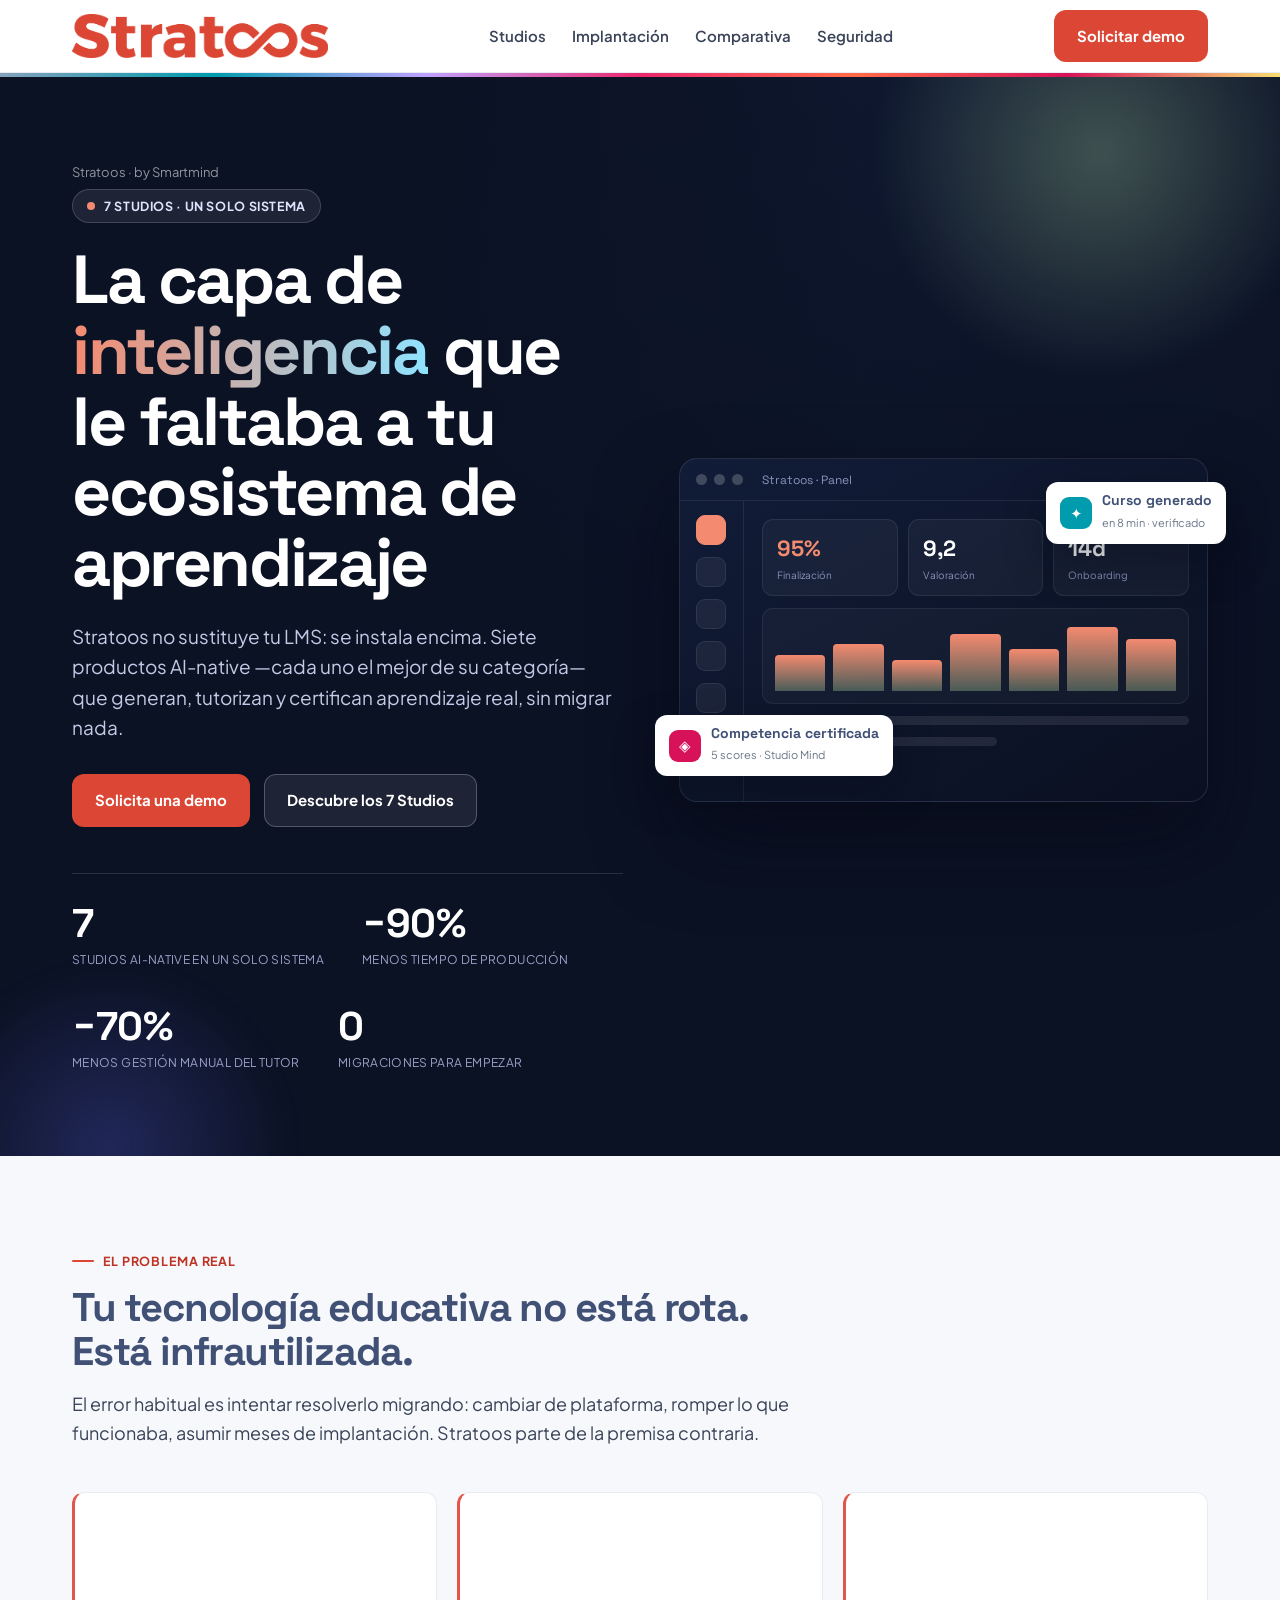
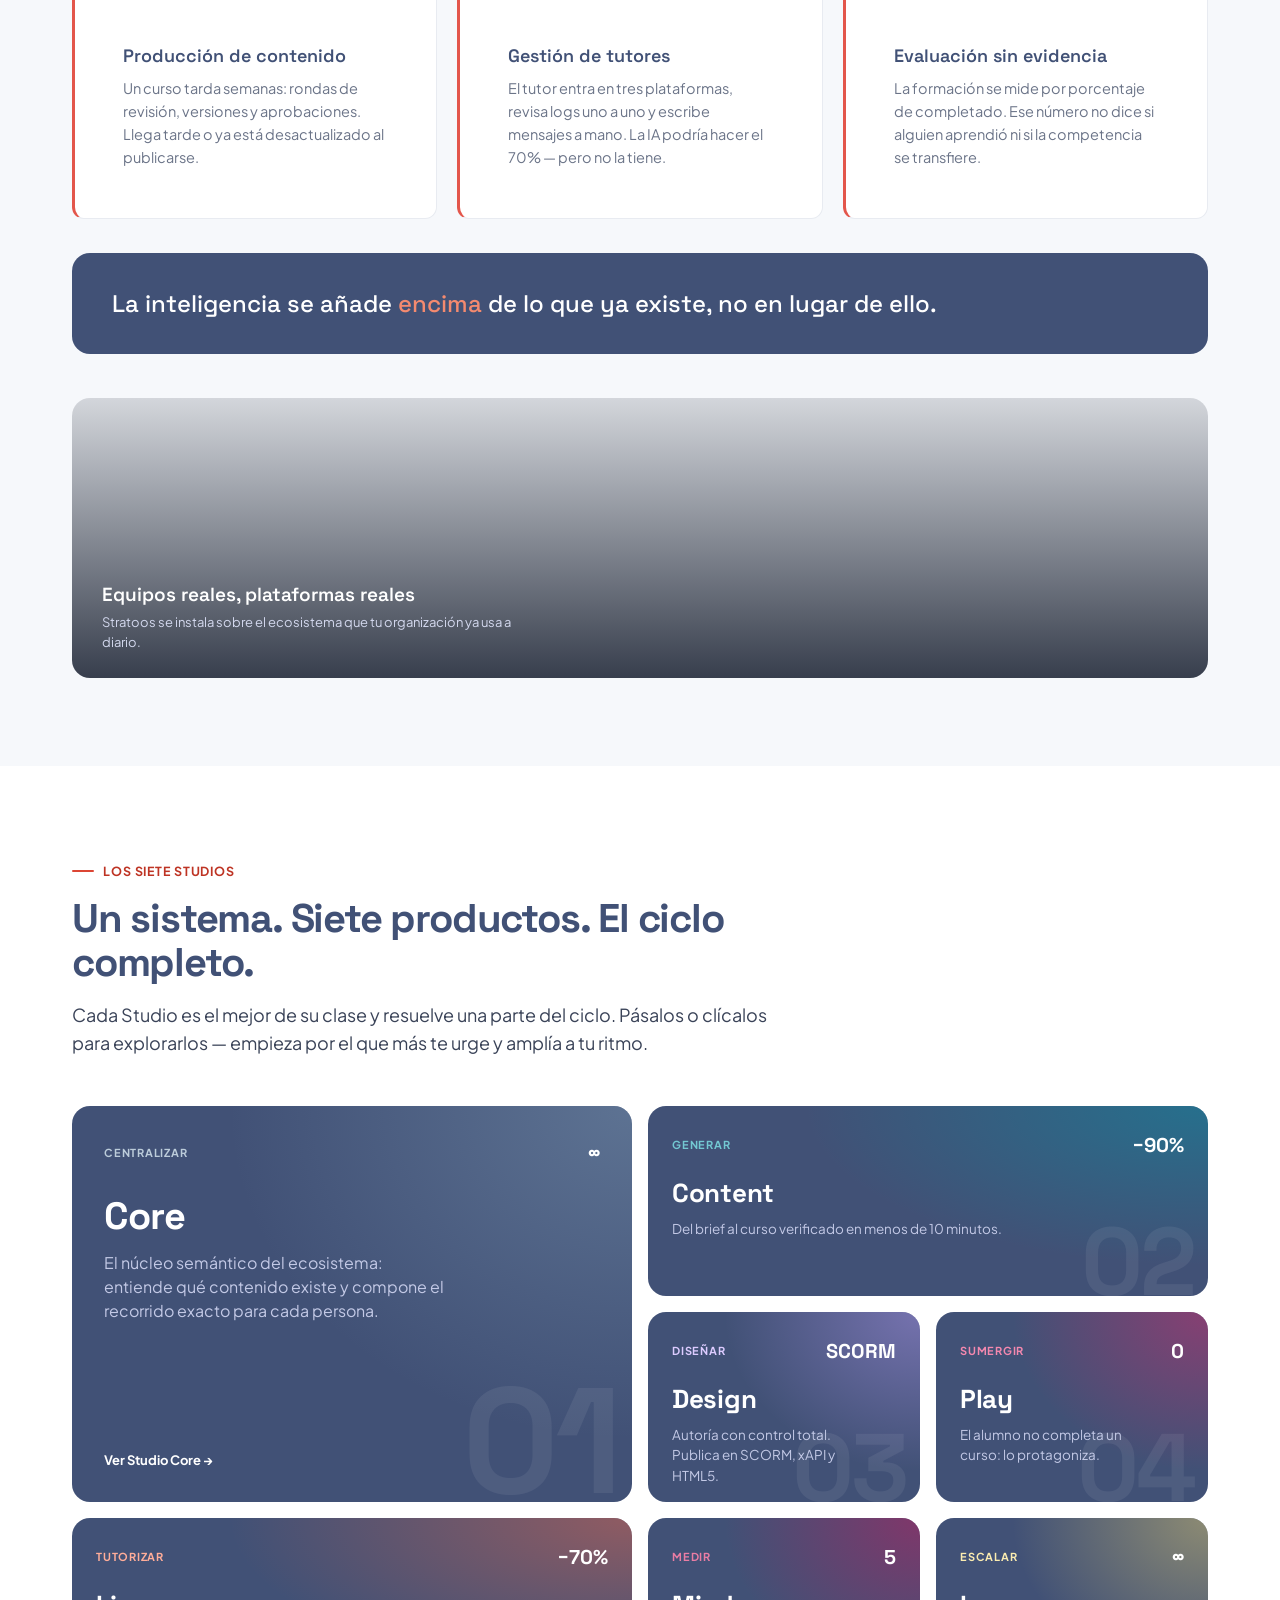
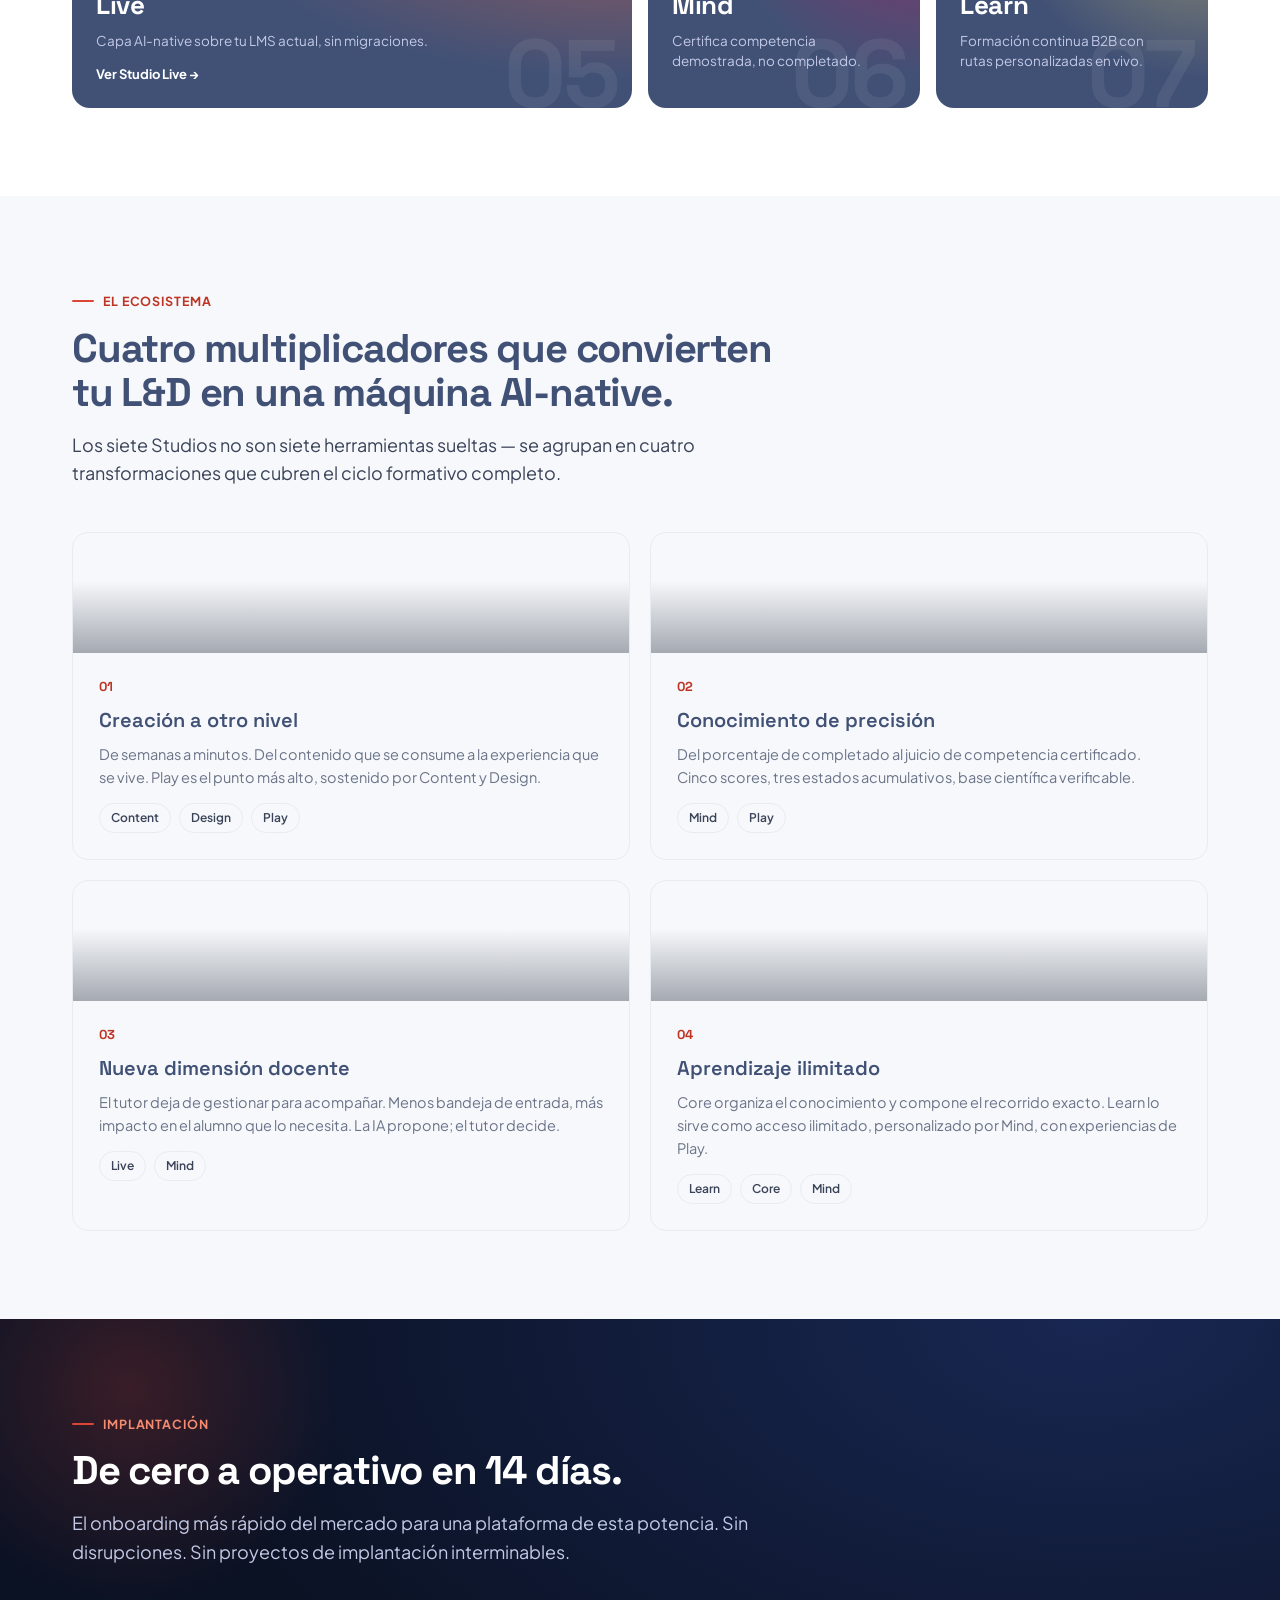
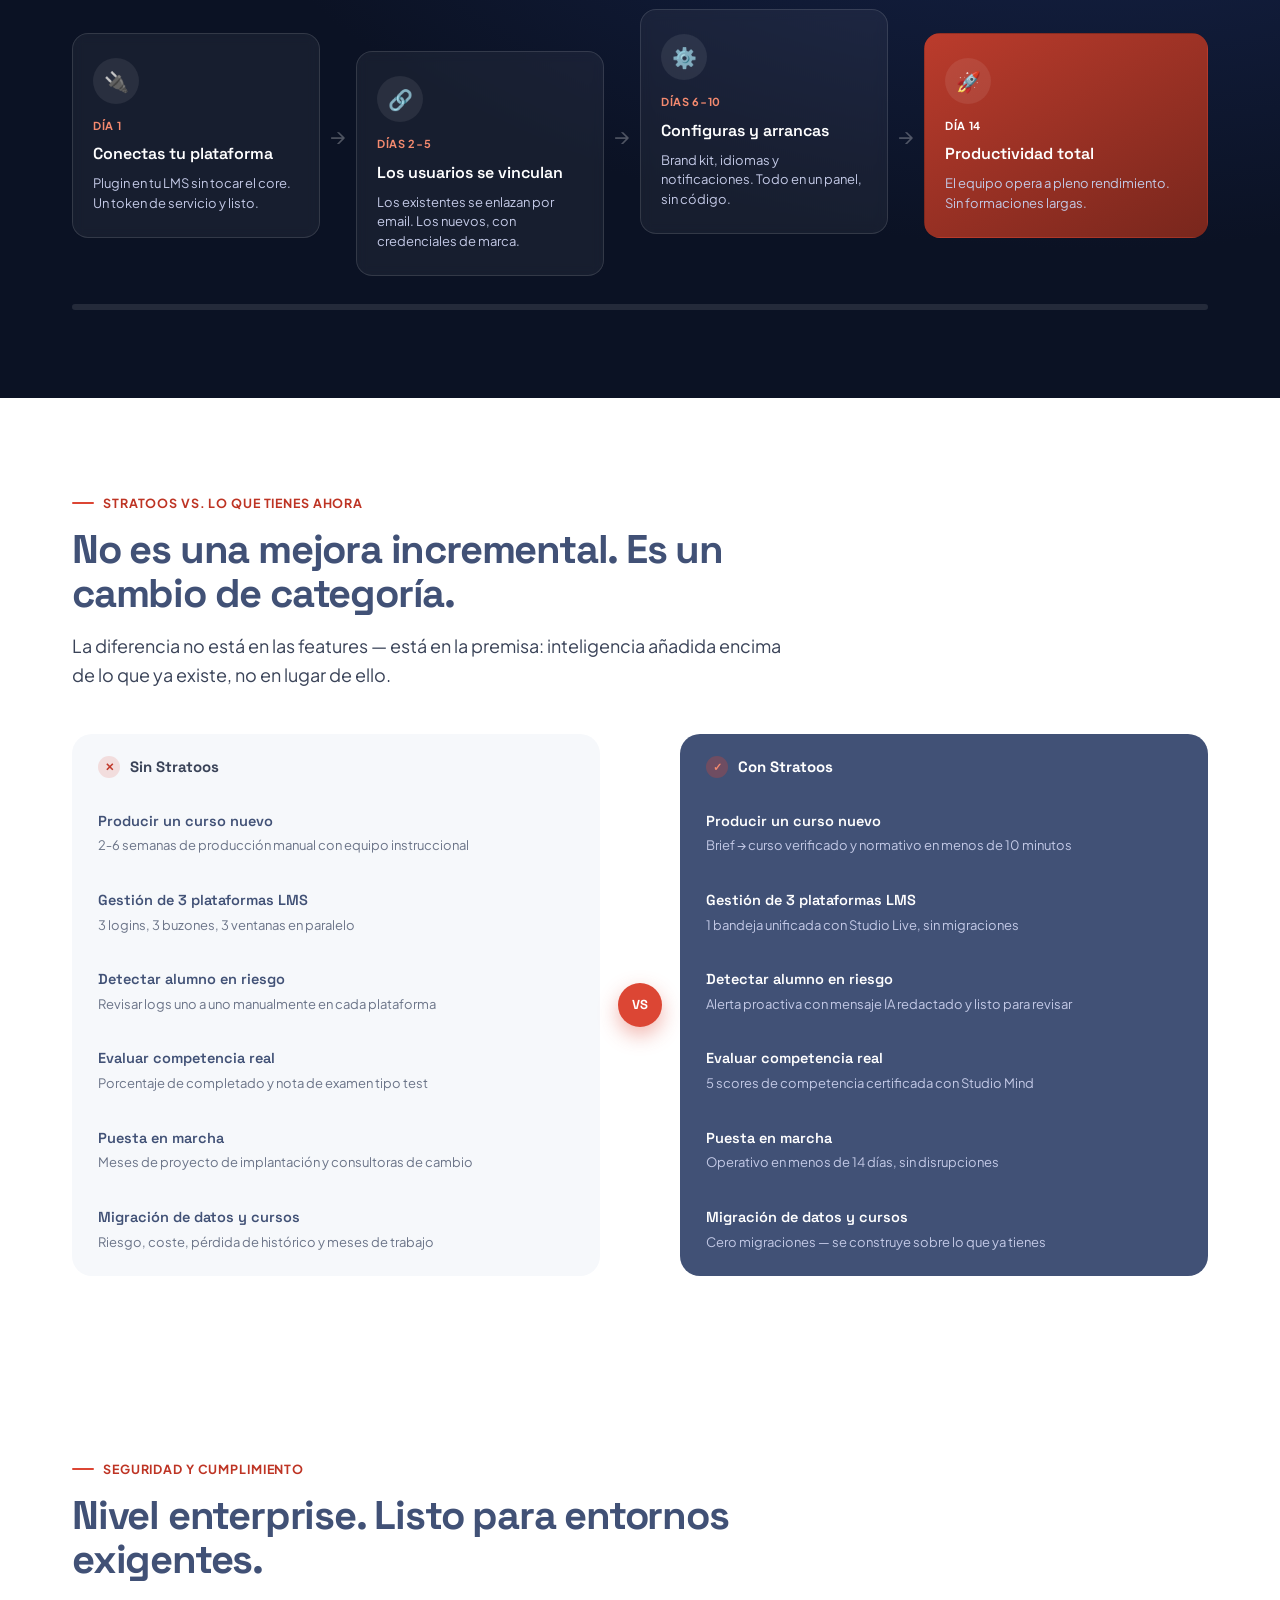
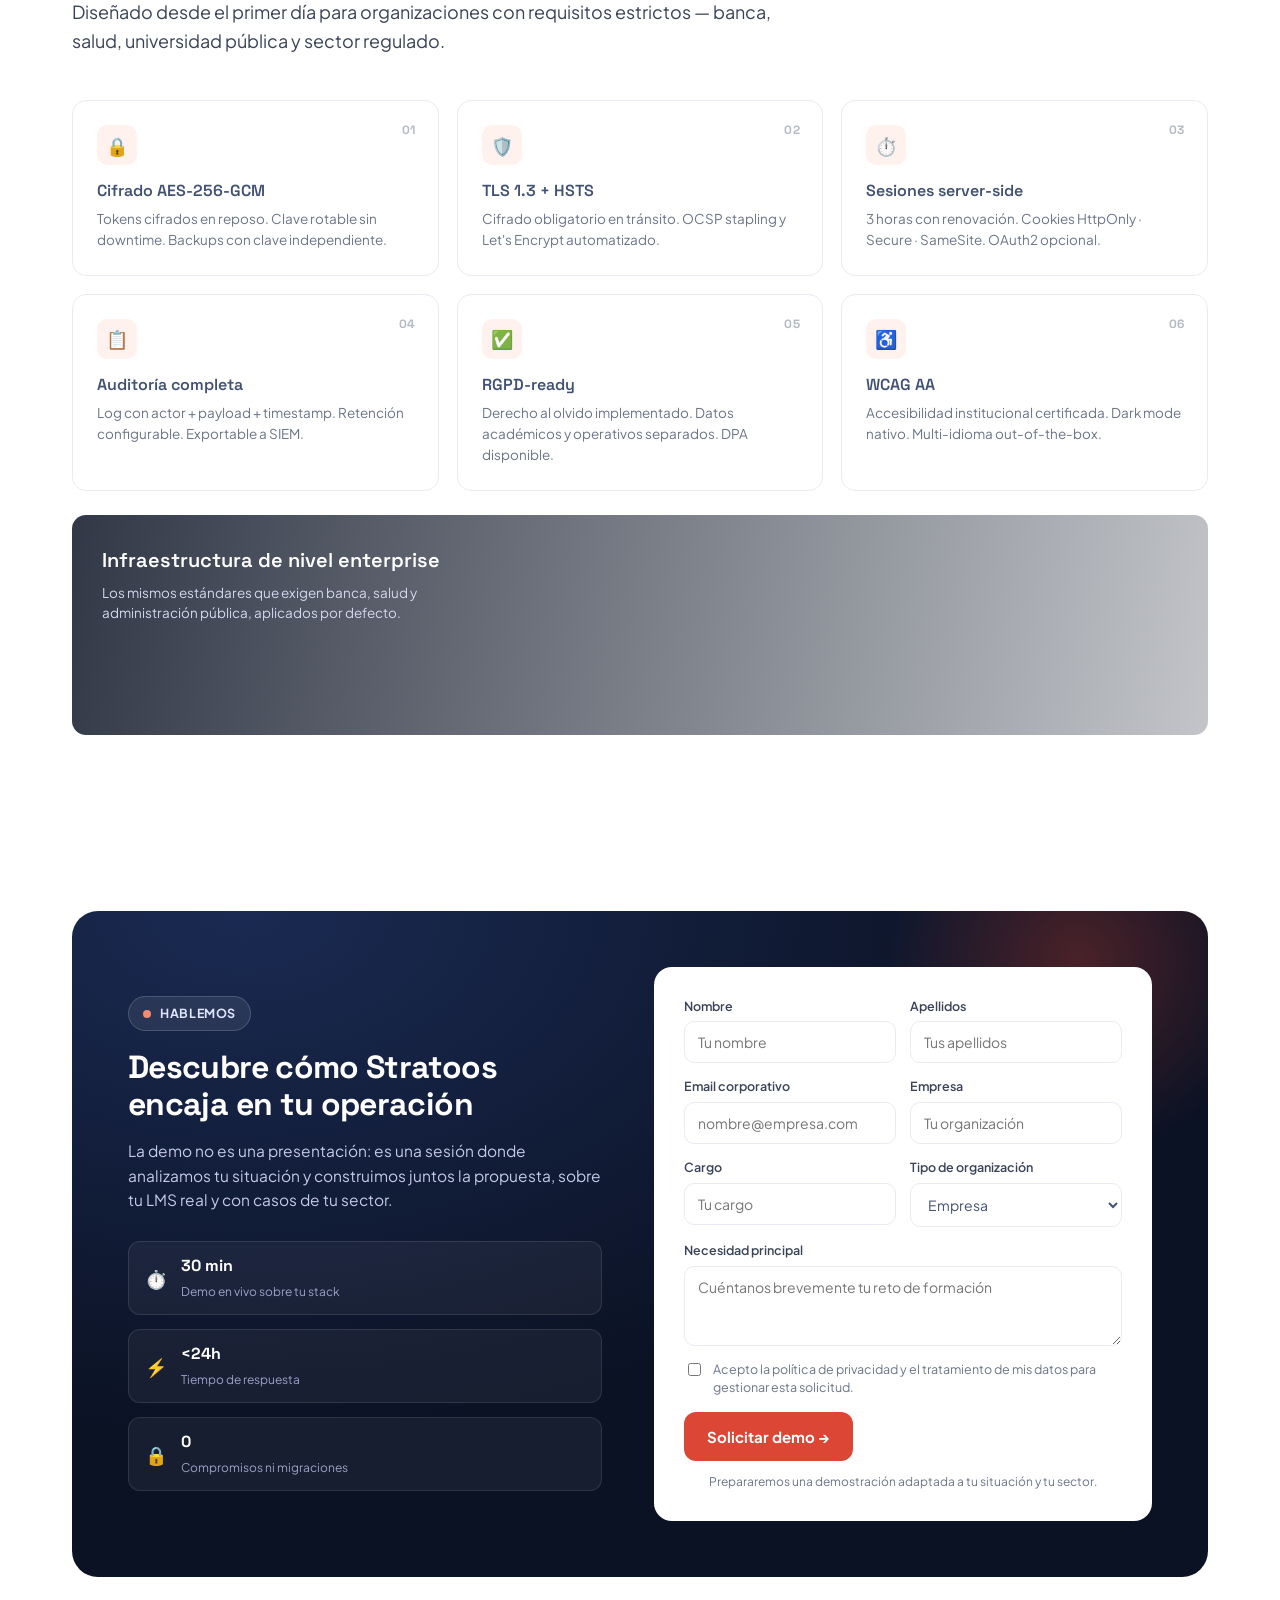
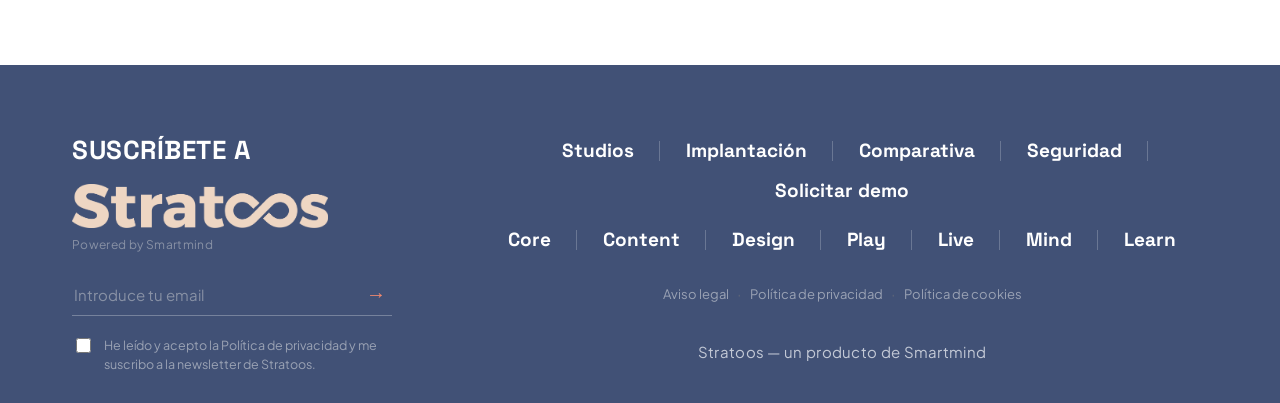
<file: index.html>
<!DOCTYPE html>
<html lang="es" data-screen-label="Stratoos">
<head>
<meta charset="UTF-8" />
<meta name="viewport" content="width=device-width, initial-scale=1.0" />
<title>Stratoos — El sistema operativo del aprendizaje</title>
<meta name="description" content="Siete productos SaaS AI-native que multiplican tu ecosistema formativo. Sin migraciones. Sin perder lo que ya tienes." />
<link rel="preconnect" href="https://fonts.googleapis.com" />
<link rel="preconnect" href="https://fonts.gstatic.com" crossorigin />
<link href="https://fonts.googleapis.com/css2?family=Space+Grotesk:wght@400;500;600;700&family=Plus+Jakarta+Sans:wght@400;500;600;700;800&display=swap" rel="stylesheet" />
<link rel="stylesheet" href="assets/tokens.css" />
<link rel="stylesheet" href="assets/site.css" />
<link rel="stylesheet" href="assets/pages.css" />
<link rel="stylesheet" href="assets/stratoos-visual.css?v=1" />
</head>
<body>

<div id="site-header" data-active="stratoos"></div>

<main>

  <!-- ══════════ HERO ══════════ -->
  <section class="sx-hero">
    <div class="photo-layer"></div>
    <div class="photo-fade"></div>
    <div class="ribbon"></div>
    <div class="glow g1"></div>
    <div class="glow g2"></div>
    <div class="wrap">
      <nav class="crumbs" style="color:rgba(255,255,255,.55);padding-bottom:6px;">Stratoos · by Smartmind</nav>
      <div class="grid">
        <div>
          <span class="sx-badge"><span class="live"></span>7 Studios · un solo sistema</span>
          <h1>La capa de <em>inteligencia</em> que le faltaba a tu ecosistema de aprendizaje</h1>
          <p class="lede">Stratoos no sustituye tu LMS: se instala encima. Siete productos AI-native —cada uno el mejor de su categoría— que generan, tutorizan y certifican aprendizaje real, sin migrar nada.</p>
          <div class="cta-row">
            <a class="btn btn-primary" href="#demo">Solicita una demo</a>
            <a class="btn btn-ghost-dark" href="#explorer">Descubre los 7 Studios</a>
          </div>
          <div class="stats">
            <div class="stat"><b data-count="7">7</b><small>STUDIOS AI-NATIVE EN UN SOLO SISTEMA</small></div>
            <div class="stat"><b data-count="90" data-prefix="−" data-suffix="%">−90%</b><small>MENOS TIEMPO DE PRODUCCIÓN</small></div>
            <div class="stat"><b data-count="70" data-prefix="−" data-suffix="%">−70%</b><small>MENOS GESTIÓN MANUAL DEL TUTOR</small></div>
            <div class="stat"><b data-count="0">0</b><small>MIGRACIONES PARA EMPEZAR</small></div>
          </div>
        </div>
        <div style="position:relative;">
          <div class="sx-mock">
            <div class="top"><i></i><i></i><i></i><span class="t">Stratoos · Panel</span></div>
            <div class="body">
              <div class="rail"><span class="dot on"></span><span class="dot"></span><span class="dot"></span><span class="dot"></span><span class="dot"></span></div>
              <div class="main">
                <div class="kpi-row">
                  <div class="kpi g"><div class="n">95%</div><div class="l">Finalización</div></div>
                  <div class="kpi"><div class="n">9,2</div><div class="l">Valoración</div></div>
                  <div class="kpi"><div class="n">14d</div><div class="l">Onboarding</div></div>
                </div>
                <div class="bars"><span style="height:52%;animation-delay:.1s"></span><span style="height:68%;animation-delay:.2s"></span><span style="height:44%;animation-delay:.3s"></span><span style="height:82%;animation-delay:.4s"></span><span style="height:60%;animation-delay:.5s"></span><span style="height:92%;animation-delay:.6s"></span><span style="height:74%;animation-delay:.7s"></span></div>
                <div class="line"></div><div class="line s"></div>
              </div>
            </div>
          </div>
          <div class="sx-float f1"><span class="ic" style="background:var(--s-content);">✦</span><span><b>Curso generado</b><small>en 8 min · verificado</small></span></div>
          <div class="sx-float f2"><span class="ic" style="background:var(--s-mind);">◈</span><span><b>Competencia certificada</b><small>5 scores · Studio Mind</small></span></div>
        </div>
      </div>
    </div>
  </section>

  <!-- ══════════ PROBLEMA ══════════ -->
  <section class="section wash" style="background:var(--wash);">
    <div class="wrap">
      <div class="section-head reveal">
        <span class="eyebrow">El problema real</span>
        <h2 class="display">Tu tecnología educativa no está rota. Está infrautilizada.</h2>
        <p>El error habitual es intentar resolverlo migrando: cambiar de plataforma, romper lo que funcionaba, asumir meses de implantación. Stratoos parte de la premisa contraria.</p>
      </div>
      <div class="problem-grid">
        <div class="problem reveal d1"><div class="pthumb" style="background-image:url('https://images.unsplash.com/photo-1517245386807-bb43f82c33c4?auto=format&fit=crop&w=800&q=65');"></div><div class="pbody"><h3 class="display">Producción de contenido</h3><p>Un curso tarda semanas: rondas de revisión, versiones y aprobaciones. Llega tarde o ya está desactualizado al publicarse.</p></div></div>
        <div class="problem reveal d2"><div class="pthumb" style="background-image:url('https://images.unsplash.com/photo-1531482615713-2afd69097998?auto=format&fit=crop&w=800&q=65');"></div><div class="pbody"><h3 class="display">Gestión de tutores</h3><p>El tutor entra en tres plataformas, revisa logs uno a uno y escribe mensajes a mano. La IA podría hacer el 70% — pero no la tiene.</p></div></div>
        <div class="problem reveal d3"><div class="pthumb" style="background-image:url('https://images.unsplash.com/photo-1454165804606-c3d57bc86b40?auto=format&fit=crop&w=800&q=65');"></div><div class="pbody"><h3 class="display">Evaluación sin evidencia</h3><p>La formación se mide por porcentaje de completado. Ese número no dice si alguien aprendió ni si la competencia se transfiere.</p></div></div>
      </div>
      <div class="premise reveal">La inteligencia se añade <em>encima</em> de lo que ya existe, no en lugar de ello.</div>
      <div class="ph-strip reveal" style="background-image:url('https://images.unsplash.com/photo-1552664730-d307ca884978?auto=format&fit=crop&w=1600&q=70');">
        <div class="ph-cap"><b>Equipos reales, plataformas reales</b><small>Stratoos se instala sobre el ecosistema que tu organización ya usa a diario.</small></div>
      </div>
    </div>
  </section>

  <!-- ══════════ EXPLORADOR DE STUDIOS (interactivo) ══════════ -->
  <section class="section" id="explorer">
    <div class="wrap">
      <div class="section-head reveal">
        <span class="eyebrow">Los siete Studios</span>
        <h2 class="display">Un sistema. Siete productos. El ciclo completo.</h2>
        <p>Cada Studio es el mejor de su clase y resuelve una parte del ciclo. Pásalos o clícalos para explorarlos — empieza por el que más te urge y amplía a tu ritmo.</p>
      </div>
      <div class="sx-bento reveal" id="sxBento">
        <a class="sx-b sx-b-core" href="studio-core.html" style="--c:var(--s-core);">
          <span class="ghost">01</span>
          <div class="top"><span class="vb">Centralizar</span><span class="metric">∞</span></div>
          <h3 class="display">Core</h3>
          <p>El núcleo semántico del ecosistema: entiende qué contenido existe y compone el recorrido exacto para cada persona.</p>
          <span class="go">Ver Studio Core →</span>
        </a>
        <a class="sx-b sx-b-content" href="studio-content.html" style="--c:var(--s-content);">
          <span class="ghost">02</span>
          <div class="top"><span class="vb">Generar</span><span class="metric">−90%</span></div>
          <h3 class="display">Content</h3>
          <p>Del brief al curso verificado en menos de 10 minutos.</p>
          <span class="go">→</span>
        </a>
        <a class="sx-b sx-b-design" href="studio-design.html" style="--c:var(--s-design);">
          <span class="ghost">03</span>
          <div class="top"><span class="vb">Diseñar</span><span class="metric">SCORM</span></div>
          <h3 class="display">Design</h3>
          <p>Autoría con control total. Publica en SCORM, xAPI y HTML5.</p>
          <span class="go">→</span>
        </a>
        <a class="sx-b sx-b-play" href="studio-play.html" style="--c:var(--s-play);">
          <span class="ghost">04</span>
          <div class="top"><span class="vb">Sumergir</span><span class="metric">0</span></div>
          <h3 class="display">Play</h3>
          <p>El alumno no completa un curso: lo protagoniza.</p>
          <span class="go">→</span>
        </a>
        <a class="sx-b sx-b-live" href="studio-live.html" style="--c:var(--s-live);">
          <span class="ghost">05</span>
          <div class="top"><span class="vb">Tutorizar</span><span class="metric">−70%</span></div>
          <h3 class="display">Live</h3>
          <p>Capa AI-native sobre tu LMS actual, sin migraciones.</p>
          <span class="go">Ver Studio Live →</span>
        </a>
        <a class="sx-b sx-b-mind" href="studio-mind.html" style="--c:var(--s-mind);">
          <span class="ghost">06</span>
          <div class="top"><span class="vb">Medir</span><span class="metric">5</span></div>
          <h3 class="display">Mind</h3>
          <p>Certifica competencia demostrada, no completado.</p>
          <span class="go">→</span>
        </a>
        <a class="sx-b sx-b-learn" href="studio-learn.html" style="--c:var(--s-learn);">
          <span class="ghost">07</span>
          <div class="top"><span class="vb">Escalar</span><span class="metric">∞</span></div>
          <h3 class="display">Learn</h3>
          <p>Formación continua B2B con rutas personalizadas en vivo.</p>
          <span class="go">→</span>
        </a>
      </div>
    </div>
  </section>

  <!-- ══════════ ECOSISTEMA ══════════ -->
  <section class="section wash" style="background:var(--wash);">
    <div class="wrap">
      <div class="section-head reveal">
        <span class="eyebrow">El ecosistema</span>
        <h2 class="display">Cuatro multiplicadores que convierten tu L&amp;D en una máquina AI-native.</h2>
        <p>Los siete Studios no son siete herramientas sueltas — se agrupan en cuatro transformaciones que cubren el ciclo formativo completo.</p>
      </div>
      <div class="eco-grid">
        <div class="eco reveal d1"><div class="ethumb" style="background-image:url('https://images.unsplash.com/photo-1522071820081-009f0129c71c?auto=format&fit=crop&w=900&q=65');"></div><div class="ebody"><div class="n">01</div><h3 class="display">Creación a otro nivel</h3><p>De semanas a minutos. Del contenido que se consume a la experiencia que se vive. Play es el punto más alto, sostenido por Content y Design.</p><div class="tags"><span class="tag">Content</span><span class="tag">Design</span><span class="tag">Play</span></div></div></div>
        <div class="eco reveal d2"><div class="ethumb" style="background-image:url('https://images.unsplash.com/photo-1551288049-bebda4e38f71?auto=format&fit=crop&w=900&q=65');"></div><div class="ebody"><div class="n">02</div><h3 class="display">Conocimiento de precisión</h3><p>Del porcentaje de completado al juicio de competencia certificado. Cinco scores, tres estados acumulativos, base científica verificable.</p><div class="tags"><span class="tag">Mind</span><span class="tag">Play</span></div></div></div>
        <div class="eco reveal d3"><div class="ethumb" style="background-image:url('https://images.unsplash.com/photo-1600880292089-90a7e086ee0c?auto=format&fit=crop&w=900&q=65');"></div><div class="ebody"><div class="n">03</div><h3 class="display">Nueva dimensión docente</h3><p>El tutor deja de gestionar para acompañar. Menos bandeja de entrada, más impacto en el alumno que lo necesita. La IA propone; el tutor decide.</p><div class="tags"><span class="tag">Live</span><span class="tag">Mind</span></div></div></div>
        <div class="eco reveal d4"><div class="ethumb" style="background-image:url('https://images.unsplash.com/photo-1523240795612-9a054b0db644?auto=format&fit=crop&w=900&q=65');"></div><div class="ebody"><div class="n">04</div><h3 class="display">Aprendizaje ilimitado</h3><p>Core organiza el conocimiento y compone el recorrido exacto. Learn lo sirve como acceso ilimitado, personalizado por Mind, con experiencias de Play.</p><div class="tags"><span class="tag">Learn</span><span class="tag">Core</span><span class="tag">Mind</span></div></div></div>
      </div>
    </div>
  </section>

  <!-- ══════════ IMPLANTACIÓN ══════════ -->
  <section class="sx-implant" id="como-funciona">
    <div class="glow"></div>
    <div class="wrap">
      <div class="section-head reveal">
        <span class="eyebrow" style="color:var(--green-bright);">Implantación</span>
        <h2 class="display" style="color:#fff;">De cero a operativo en 14 días.</h2>
        <p style="color:#c3c9e6;">El onboarding más rápido del mercado para una plataforma de esta potencia. Sin disrupciones. Sin proyectos de implantación interminables.</p>
      </div>
      <div class="sx-journey reveal">
        <div class="sxj-item"><div class="sxj-card"><span class="sxj-ic">🔌</span><span class="sxj-day">Día 1</span><h4 class="display">Conectas tu plataforma</h4><p>Plugin en tu LMS sin tocar el core. Un token de servicio y listo.</p></div><span class="sxj-arrow">→</span></div>
        <div class="sxj-item"><div class="sxj-card"><span class="sxj-ic">🔗</span><span class="sxj-day">Días 2‑5</span><h4 class="display">Los usuarios se vinculan</h4><p>Los existentes se enlazan por email. Los nuevos, con credenciales de marca.</p></div><span class="sxj-arrow">→</span></div>
        <div class="sxj-item"><div class="sxj-card"><span class="sxj-ic">⚙️</span><span class="sxj-day">Días 6‑10</span><h4 class="display">Configuras y arrancas</h4><p>Brand kit, idiomas y notificaciones. Todo en un panel, sin código.</p></div><span class="sxj-arrow">→</span></div>
        <div class="sxj-item sxj-final"><div class="sxj-card"><span class="sxj-ic">🚀</span><span class="sxj-day">Día 14</span><h4 class="display">Productividad total</h4><p>El equipo opera a pleno rendimiento. Sin formaciones largas.</p></div></div>
      </div>
      <div class="sxj-progress"><div class="sxj-progress-fill"></div></div>
    </div>
  </section>

  <!-- ══════════ COMPARATIVA ══════════ -->
  <section class="section" id="stratoos-vs">
    <div class="wrap">
      <div class="section-head reveal">
        <span class="eyebrow">Stratoos vs. lo que tienes ahora</span>
        <h2 class="display">No es una mejora incremental. Es un cambio de categoría.</h2>
        <p>La diferencia no está en las features — está en la premisa: inteligencia añadida encima de lo que ya existe, no en lugar de ello.</p>
      </div>
      <div class="sx-duel reveal">
        <div class="sxd-col sxd-old">
          <div class="sxd-head"><span class="tag-x">✕</span>Sin Stratoos</div>
          <div class="sxd-item"><b>Producir un curso nuevo</b><p>2‑6 semanas de producción manual con equipo instruccional</p></div>
          <div class="sxd-item"><b>Gestión de 3 plataformas LMS</b><p>3 logins, 3 buzones, 3 ventanas en paralelo</p></div>
          <div class="sxd-item"><b>Detectar alumno en riesgo</b><p>Revisar logs uno a uno manualmente en cada plataforma</p></div>
          <div class="sxd-item"><b>Evaluar competencia real</b><p>Porcentaje de completado y nota de examen tipo test</p></div>
          <div class="sxd-item"><b>Puesta en marcha</b><p>Meses de proyecto de implantación y consultoras de cambio</p></div>
          <div class="sxd-item"><b>Migración de datos y cursos</b><p>Riesgo, coste, pérdida de histórico y meses de trabajo</p></div>
        </div>
        <div class="sxd-mid"><span>VS</span></div>
        <div class="sxd-col sxd-new">
          <div class="sxd-head"><span class="tag-check">✓</span>Con Stratoos</div>
          <div class="sxd-item"><b>Producir un curso nuevo</b><p>Brief → curso verificado y normativo en menos de 10 minutos</p></div>
          <div class="sxd-item"><b>Gestión de 3 plataformas LMS</b><p>1 bandeja unificada con Studio Live, sin migraciones</p></div>
          <div class="sxd-item"><b>Detectar alumno en riesgo</b><p>Alerta proactiva con mensaje IA redactado y listo para revisar</p></div>
          <div class="sxd-item"><b>Evaluar competencia real</b><p>5 scores de competencia certificada con Studio Mind</p></div>
          <div class="sxd-item"><b>Puesta en marcha</b><p>Operativo en menos de 14 días, sin disrupciones</p></div>
          <div class="sxd-item"><b>Migración de datos y cursos</b><p>Cero migraciones — se construye sobre lo que ya tienes</p></div>
        </div>
      </div>
    </div>
  </section>

  <!-- ══════════ SEGURIDAD ══════════ -->
  <section class="section" id="seguridad">
    <div class="wrap">
      <div class="section-head reveal">
        <span class="eyebrow">Seguridad y cumplimiento</span>
        <h2 class="display">Nivel enterprise. Listo para entornos exigentes.</h2>
        <p>Diseñado desde el primer día para organizaciones con requisitos estrictos — banca, salud, universidad pública y sector regulado.</p>
      </div>
      <div class="sec-grid">
        <div class="sec reveal d1"><div class="ic">🔒</div><h3 class="display">Cifrado AES-256-GCM</h3><p>Tokens cifrados en reposo. Clave rotable sin downtime. Backups con clave independiente.</p></div>
        <div class="sec reveal d2"><div class="ic">🛡️</div><h3 class="display">TLS 1.3 + HSTS</h3><p>Cifrado obligatorio en tránsito. OCSP stapling y Let's Encrypt automatizado.</p></div>
        <div class="sec reveal d3"><div class="ic">⏱️</div><h3 class="display">Sesiones server-side</h3><p>3 horas con renovación. Cookies HttpOnly · Secure · SameSite. OAuth2 opcional.</p></div>
        <div class="sec reveal d1"><div class="ic">📋</div><h3 class="display">Auditoría completa</h3><p>Log con actor + payload + timestamp. Retención configurable. Exportable a SIEM.</p></div>
        <div class="sec reveal d2"><div class="ic">✅</div><h3 class="display">RGPD-ready</h3><p>Derecho al olvido implementado. Datos académicos y operativos separados. DPA disponible.</p></div>
        <div class="sec reveal d3"><div class="ic">♿</div><h3 class="display">WCAG AA</h3><p>Accesibilidad institucional certificada. Dark mode nativo. Multi-idioma out-of-the-box.</p></div>
        <div class="sec-photo reveal" style="background-image:url('https://images.unsplash.com/photo-1550751827-4bd374c3f58b?auto=format&fit=crop&w=1400&q=70');">
          <div class="capt"><b>Infraestructura de nivel enterprise</b><small>Los mismos estándares que exigen banca, salud y administración pública, aplicados por defecto.</small></div>
        </div>
      </div>
    </div>
  </section>

  <!-- ══════════ DEMO ══════════ -->
  <section class="section" id="demo">
    <div class="wrap">
      <div class="sx-demo reveal">
        <div class="glow"></div>
        <div class="sxd-grid">
          <div class="sxd-side">
            <span class="sx-badge"><span class="live"></span>Hablemos</span>
            <h2 class="display">Descubre cómo Stratoos encaja en tu operación</h2>
            <p class="lede">La demo no es una presentación: es una sesión donde analizamos tu situación y construimos juntos la propuesta, sobre tu LMS real y con casos de tu sector.</p>
            <div class="sxd-assur">
              <div class="a"><span class="ic">⏱️</span><div><b>30 min</b><small>Demo en vivo sobre tu stack</small></div></div>
              <div class="a"><span class="ic">⚡</span><div><b>&lt;24h</b><small>Tiempo de respuesta</small></div></div>
              <div class="a"><span class="ic">🔒</span><div><b>0</b><small>Compromisos ni migraciones</small></div></div>
            </div>
          </div>
          <form class="sxd-form" onsubmit="return false;">
            <div class="form-row">
              <div class="field"><label>Nombre</label><input type="text" placeholder="Tu nombre" /></div>
              <div class="field"><label>Apellidos</label><input type="text" placeholder="Tus apellidos" /></div>
            </div>
            <div class="form-row">
              <div class="field"><label>Email corporativo</label><input type="email" placeholder="nombre@empresa.com" /></div>
              <div class="field"><label>Empresa</label><input type="text" placeholder="Tu organización" /></div>
            </div>
            <div class="form-row">
              <div class="field"><label>Cargo</label><input type="text" placeholder="Tu cargo" /></div>
              <div class="field"><label>Tipo de organización</label><select><option>Empresa</option><option>Consultora</option><option>Centro de formación</option><option>Administración</option></select></div>
            </div>
            <div class="field full" style="margin-bottom:14px;"><label>Necesidad principal</label><textarea placeholder="Cuéntanos brevemente tu reto de formación"></textarea></div>
            <label class="form-consent"><input type="checkbox" /> Acepto la política de privacidad y el tratamiento de mis datos para gestionar esta solicitud.</label>
            <button class="btn btn-primary" type="submit">Solicitar demo →</button>
            <p class="form-micro">Prepararemos una demostración adaptada a tu situación y tu sector.</p>
          </form>
        </div>
      </div>
    </div>
  </section>

</main>

<div id="site-footer"></div>

<script src="assets/partials.js"></script>
<script src="assets/stratoos-visual.js?v=1"></script>
</body>
</html>
</file>
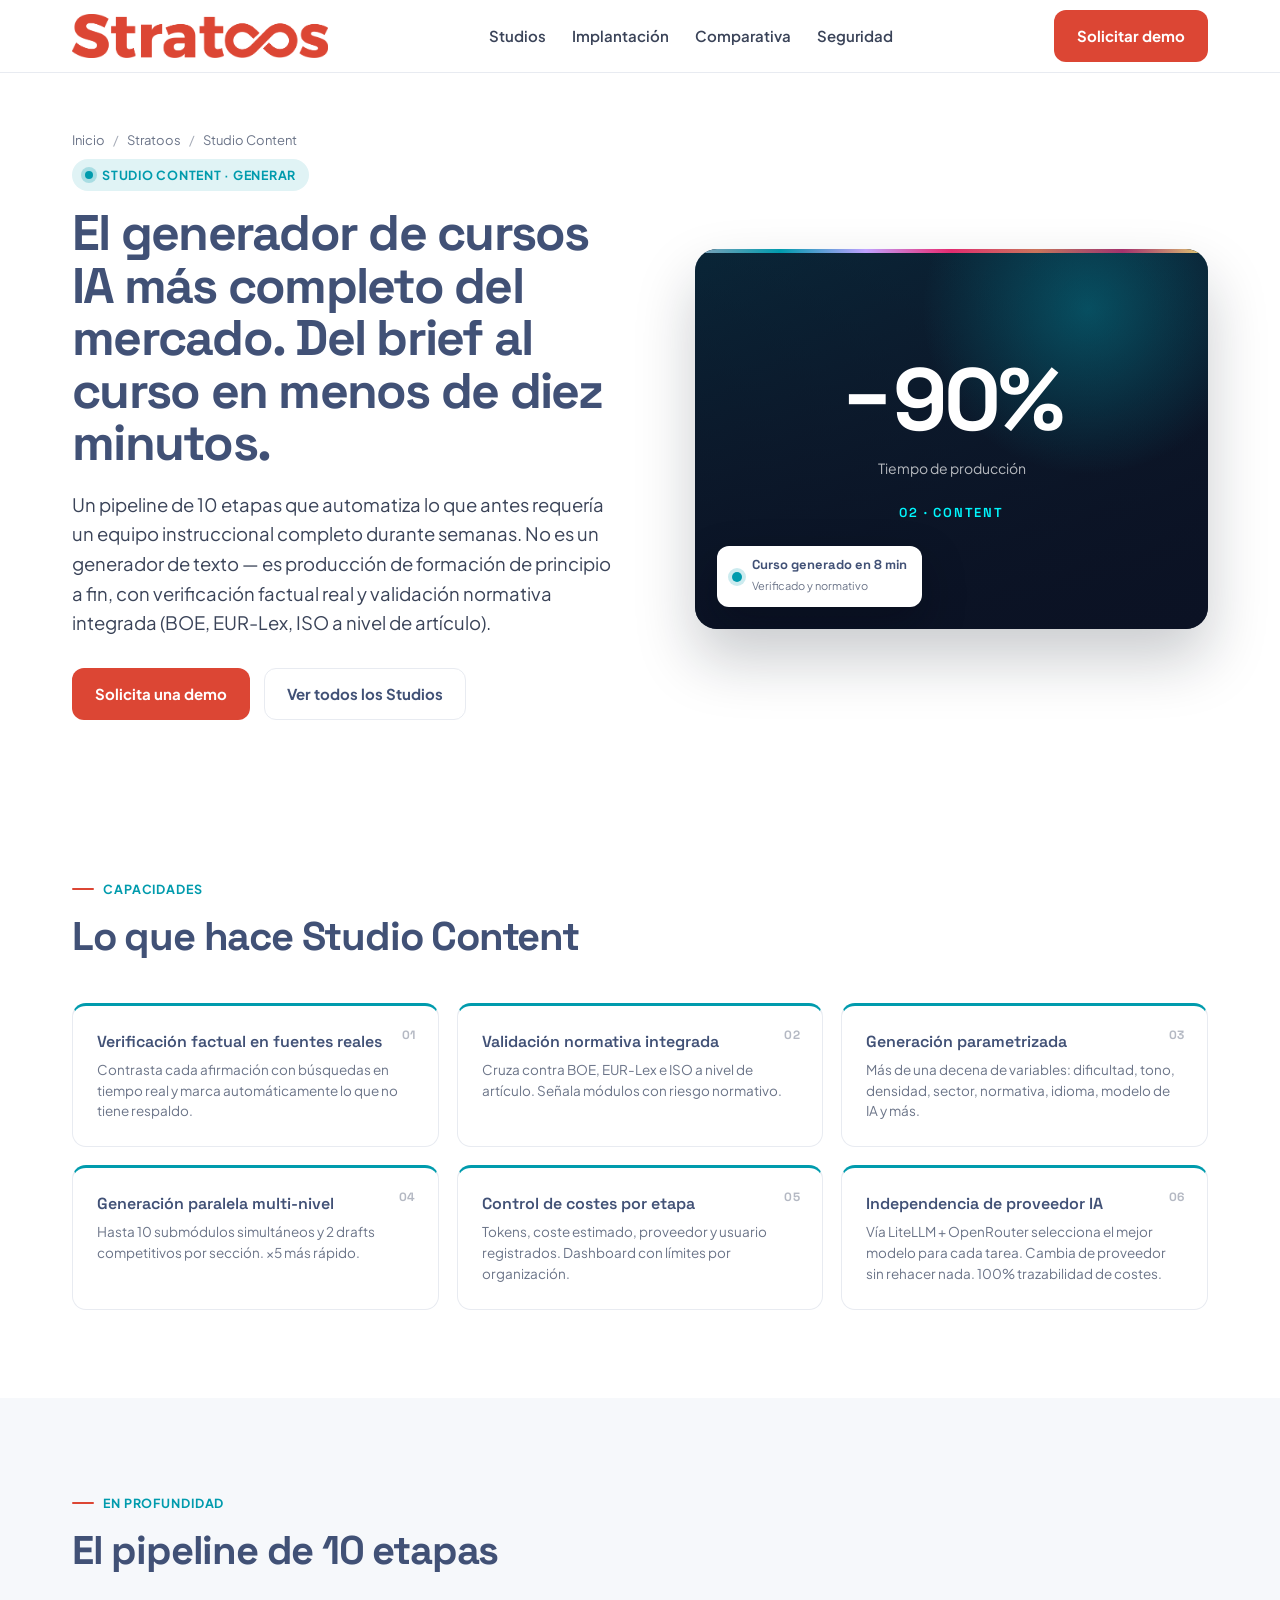
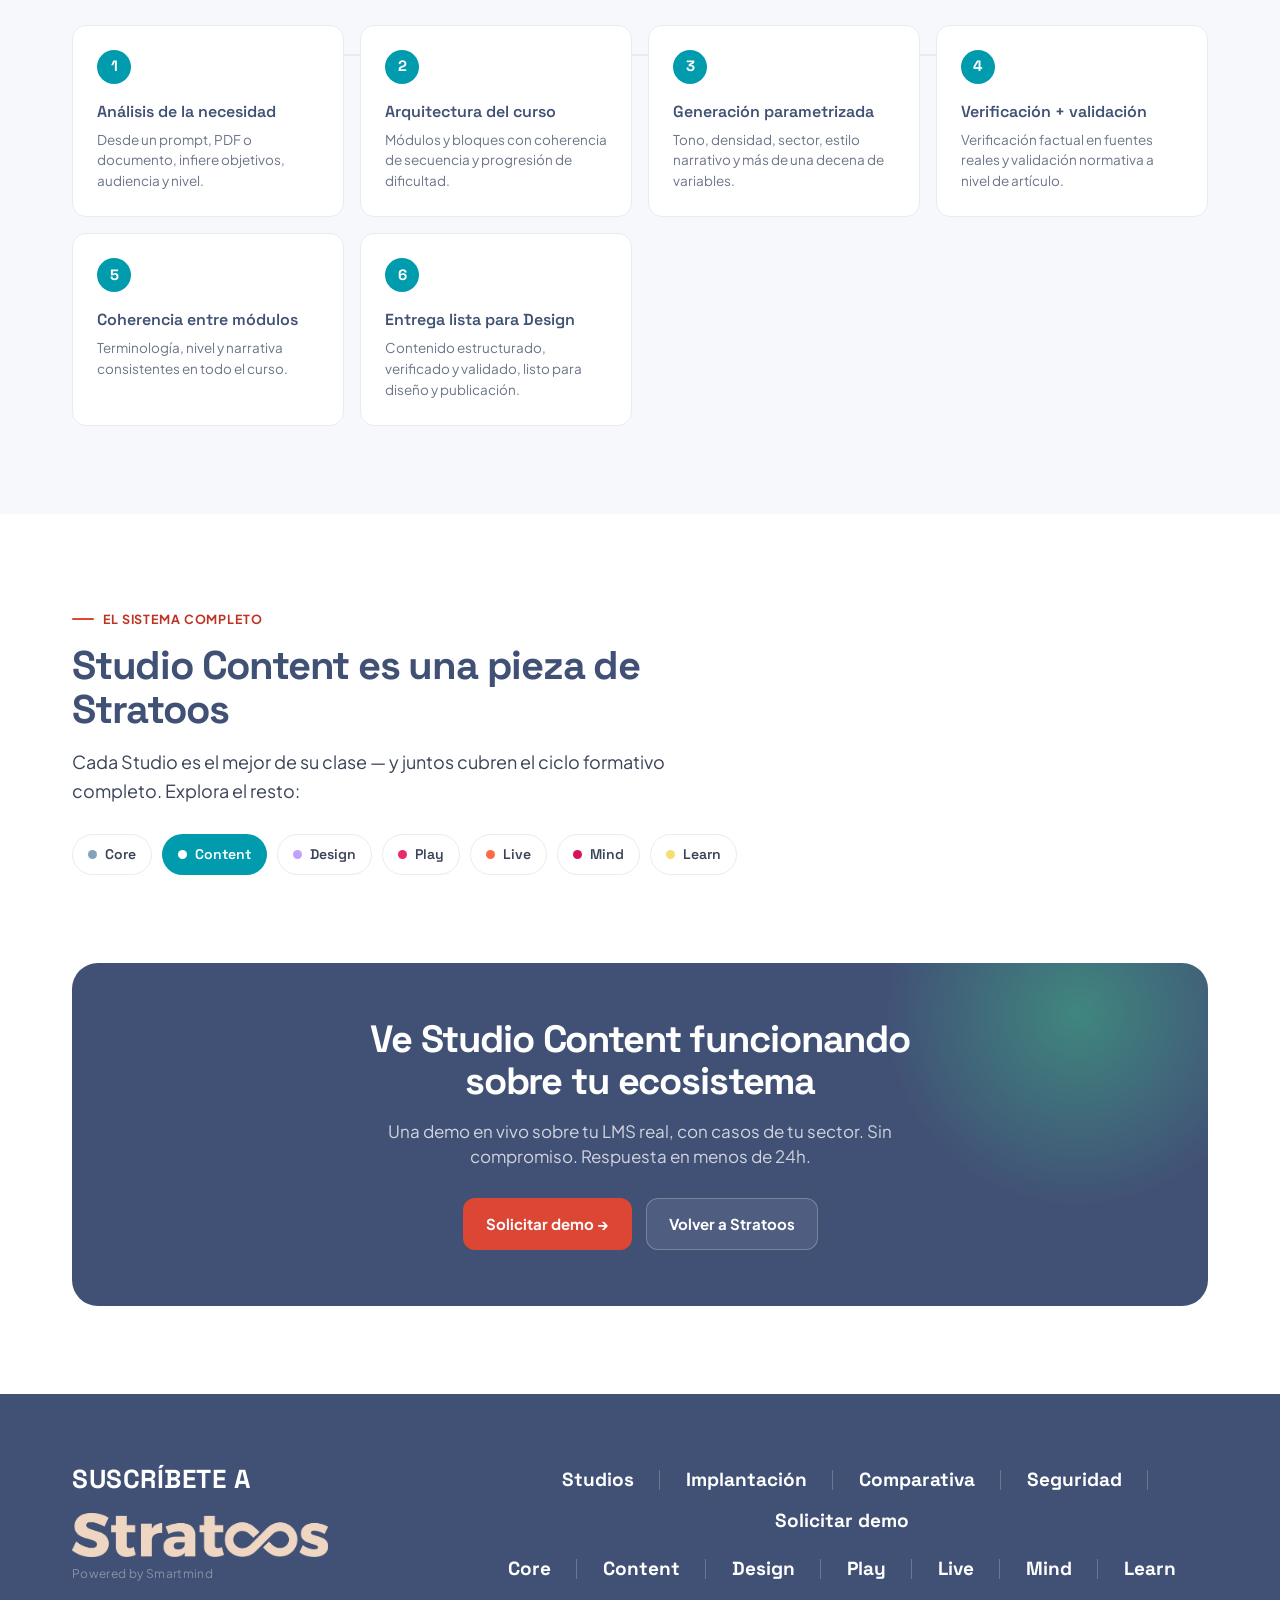
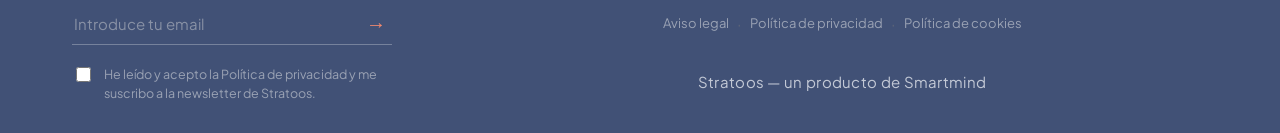
<file: studio-content.html>
<!DOCTYPE html>
<html lang="es" data-screen-label="Studio Content">
<head>
<meta charset="UTF-8" />
<meta name="viewport" content="width=device-width, initial-scale=1.0" />
<title>Studio Content — Stratoos · Smartmind</title>
<meta name="description" content="El generador de cursos IA más completo del mercado. Del brief al curso en menos de diez minutos." />
<link rel="preconnect" href="https://fonts.googleapis.com" />
<link rel="preconnect" href="https://fonts.gstatic.com" crossorigin />
<link href="https://fonts.googleapis.com/css2?family=Space+Grotesk:wght@400;500;600;700&family=Plus+Jakarta+Sans:wght@400;500;600;700;800&display=swap" rel="stylesheet" />
<link rel="stylesheet" href="assets/tokens.css" />
<link rel="stylesheet" href="assets/site.css" />
<link rel="stylesheet" href="assets/pages.css" />
</head>
<body>
<div id="site-header" data-active="stratoos"></div>
<main>
  <section class="phero">
    <div class="wrap">
      <nav class="crumbs"><a href="index.html">Inicio</a><span class="sep">/</span><a href="index.html">Stratoos</a><span class="sep">/</span>Studio Content</nav>
      <div class="grid" style="margin-top:8px;">
        <div>
          <span class="st-badge" style="background:color-mix(in srgb, var(--s-content) 12%, #fff); color:var(--s-content);"><span class="spark" style="background:var(--s-content); box-shadow:0 0 0 4px color-mix(in srgb, var(--s-content) 25%, transparent);"></span>Studio Content · Generar</span>
          <h1 class="display">El generador de cursos IA más completo del mercado. Del brief al curso en menos de diez minutos.</h1>
          <p class="lede">Un pipeline de 10 etapas que automatiza lo que antes requería un equipo instruccional completo durante semanas. No es un generador de texto — es producción de formación de principio a fin, con verificación factual real y validación normativa integrada (BOE, EUR-Lex, ISO a nivel de artículo).</p>
          <div class="cta-row">
            <a class="btn btn-primary" href="index.html#demo">Solicita una demo</a>
            <a class="btn btn-ghost" href="index.html#studios">Ver todos los Studios</a>
          </div>
        </div>
        <div class="phero-visual" style="background:linear-gradient(150deg, color-mix(in srgb, var(--s-content) 22%, #0b1224), #0b1224);">
          <div class="photo" style="background-image:url('https://images.unsplash.com/photo-1455390582262-044cdead277a?auto=format&fit=crop&w=1200&q=65');"></div><div class="photo-fade"></div><div class="ribbon"></div>
          <div class="phero-float"><span class="dot" style="background:var(--s-content);color:var(--s-content);"></span><span><b>Curso generado en 8 min</b><small>Verificado y normativo</small></span></div>
          <div class="glow" style="top:-120px;right:-60px;background:radial-gradient(circle, color-mix(in srgb, var(--s-content) 40%, transparent), transparent 65%);"></div>
          <div style="position:absolute;inset:0;display:flex;flex-direction:column;align-items:center;justify-content:center;gap:14px;">
            <div style="font-family:var(--font-display);font-weight:700;font-size:88px;line-height:1;color:#fff;letter-spacing:-0.03em;">−90%</div>
            <div style="font-size:14px;color:rgba(255,255,255,.7);max-width:240px;text-align:center;">Tiempo de producción</div>
            <div style="margin-top:10px;font-family:var(--font-display);font-weight:600;font-size:13px;letter-spacing:.14em;text-transform:uppercase;color:var(--s-content);filter:brightness(1.6);">02 · Content</div>
          </div>
        </div>
      </div>
    </div>
  </section>

  <section class="section">
    <div class="wrap">
      <div class="section-head">
        <span class="eyebrow" style="color:var(--s-content);">Capacidades</span>
        <h2 class="display">Lo que hace Studio Content</h2>
      </div>
      <div class="sec-grid"><div class="sec" style="border-top:3px solid var(--s-content);"><h3 class="display">Verificación factual en fuentes reales</h3><p>Contrasta cada afirmación con búsquedas en tiempo real y marca automáticamente lo que no tiene respaldo.</p></div><div class="sec" style="border-top:3px solid var(--s-content);"><h3 class="display">Validación normativa integrada</h3><p>Cruza contra BOE, EUR-Lex e ISO a nivel de artículo. Señala módulos con riesgo normativo.</p></div><div class="sec" style="border-top:3px solid var(--s-content);"><h3 class="display">Generación parametrizada</h3><p>Más de una decena de variables: dificultad, tono, densidad, sector, normativa, idioma, modelo de IA y más.</p></div><div class="sec" style="border-top:3px solid var(--s-content);"><h3 class="display">Generación paralela multi-nivel</h3><p>Hasta 10 submódulos simultáneos y 2 drafts competitivos por sección. ×5 más rápido.</p></div><div class="sec" style="border-top:3px solid var(--s-content);"><h3 class="display">Control de costes por etapa</h3><p>Tokens, coste estimado, proveedor y usuario registrados. Dashboard con límites por organización.</p></div><div class="sec" style="border-top:3px solid var(--s-content);"><h3 class="display">Independencia de proveedor IA</h3><p>Vía LiteLLM + OpenRouter selecciona el mejor modelo para cada tarea. Cambia de proveedor sin rehacer nada. 100% trazabilidad de costes.</p></div></div>
    </div>
  </section>

  <section class="section wash" style="background:var(--wash);">
    <div class="wrap">
      <div class="section-head">
        <span class="eyebrow" style="color:var(--s-content);">En profundidad</span>
        <h2 class="display">El pipeline de 10 etapas</h2>
      </div>
      <div class="flow" style="grid-template-columns:repeat(4,1fr);"><div class="fstep"><div class="n" style="background:var(--s-content);">1</div><h4 class="display">Análisis de la necesidad</h4><p>Desde un prompt, PDF o documento, infiere objetivos, audiencia y nivel.</p></div><div class="fstep"><div class="n" style="background:var(--s-content);">2</div><h4 class="display">Arquitectura del curso</h4><p>Módulos y bloques con coherencia de secuencia y progresión de dificultad.</p></div><div class="fstep"><div class="n" style="background:var(--s-content);">3</div><h4 class="display">Generación parametrizada</h4><p>Tono, densidad, sector, estilo narrativo y más de una decena de variables.</p></div><div class="fstep"><div class="n" style="background:var(--s-content);">4</div><h4 class="display">Verificación + validación</h4><p>Verificación factual en fuentes reales y validación normativa a nivel de artículo.</p></div><div class="fstep"><div class="n" style="background:var(--s-content);">5</div><h4 class="display">Coherencia entre módulos</h4><p>Terminología, nivel y narrativa consistentes en todo el curso.</p></div><div class="fstep"><div class="n" style="background:var(--s-content);">6</div><h4 class="display">Entrega lista para Design</h4><p>Contenido estructurado, verificado y validado, listo para diseño y publicación.</p></div></div>
    </div>
  </section>

  <section class="section">
    <div class="wrap">
      <div class="section-head" style="max-width:640px;">
        <span class="eyebrow">El sistema completo</span>
        <h2 class="display">Studio Content es una pieza de Stratoos</h2>
        <p>Cada Studio es el mejor de su clase — y juntos cubren el ciclo formativo completo. Explora el resto:</p>
      </div>
      <div style="display:flex;flex-wrap:wrap;gap:10px;margin-top:28px;"><a href="studio-core.html" style="display:inline-flex;align-items:center;gap:8px;padding:9px 15px;border-radius:999px;border:1px solid var(--line);background:#fff;color:var(--ink-2);font-weight:600;font-size:14px;font-family:var(--font-display);"><span style="width:9px;height:9px;border-radius:50%;background:var(--s-core);"></span>Core</a><a href="studio-content.html" style="display:inline-flex;align-items:center;gap:8px;padding:9px 15px;border-radius:999px;border:1px solid transparent;background:var(--s-content);color:#fff;font-weight:600;font-size:14px;font-family:var(--font-display);"><span style="width:9px;height:9px;border-radius:50%;background:#fff;"></span>Content</a><a href="studio-design.html" style="display:inline-flex;align-items:center;gap:8px;padding:9px 15px;border-radius:999px;border:1px solid var(--line);background:#fff;color:var(--ink-2);font-weight:600;font-size:14px;font-family:var(--font-display);"><span style="width:9px;height:9px;border-radius:50%;background:var(--s-design);"></span>Design</a><a href="studio-play.html" style="display:inline-flex;align-items:center;gap:8px;padding:9px 15px;border-radius:999px;border:1px solid var(--line);background:#fff;color:var(--ink-2);font-weight:600;font-size:14px;font-family:var(--font-display);"><span style="width:9px;height:9px;border-radius:50%;background:var(--s-play);"></span>Play</a><a href="studio-live.html" style="display:inline-flex;align-items:center;gap:8px;padding:9px 15px;border-radius:999px;border:1px solid var(--line);background:#fff;color:var(--ink-2);font-weight:600;font-size:14px;font-family:var(--font-display);"><span style="width:9px;height:9px;border-radius:50%;background:var(--s-live);"></span>Live</a><a href="studio-mind.html" style="display:inline-flex;align-items:center;gap:8px;padding:9px 15px;border-radius:999px;border:1px solid var(--line);background:#fff;color:var(--ink-2);font-weight:600;font-size:14px;font-family:var(--font-display);"><span style="width:9px;height:9px;border-radius:50%;background:var(--s-mind);"></span>Mind</a><a href="studio-learn.html" style="display:inline-flex;align-items:center;gap:8px;padding:9px 15px;border-radius:999px;border:1px solid var(--line);background:#fff;color:var(--ink-2);font-weight:600;font-size:14px;font-family:var(--font-display);"><span style="width:9px;height:9px;border-radius:50%;background:var(--s-learn);"></span>Learn</a></div>
    </div>
  </section>

  <section class="section" style="padding-top:0;">
    <div class="wrap">
      <div class="cta-band">
        <div class="glow"></div>
        <h2 class="display">Ve Studio Content funcionando sobre tu ecosistema</h2>
        <p>Una demo en vivo sobre tu LMS real, con casos de tu sector. Sin compromiso. Respuesta en menos de 24h.</p>
        <div class="cta-row">
          <a class="btn btn-primary" href="index.html#demo">Solicitar demo →</a>
          <a class="btn btn-ghost-dark" href="index.html">Volver a Stratoos</a>
        </div>
      </div>
    </div>
  </section>
</main>
<div id="site-footer"></div>
<script src="assets/partials.js"></script>
</body>
</html>
</file>
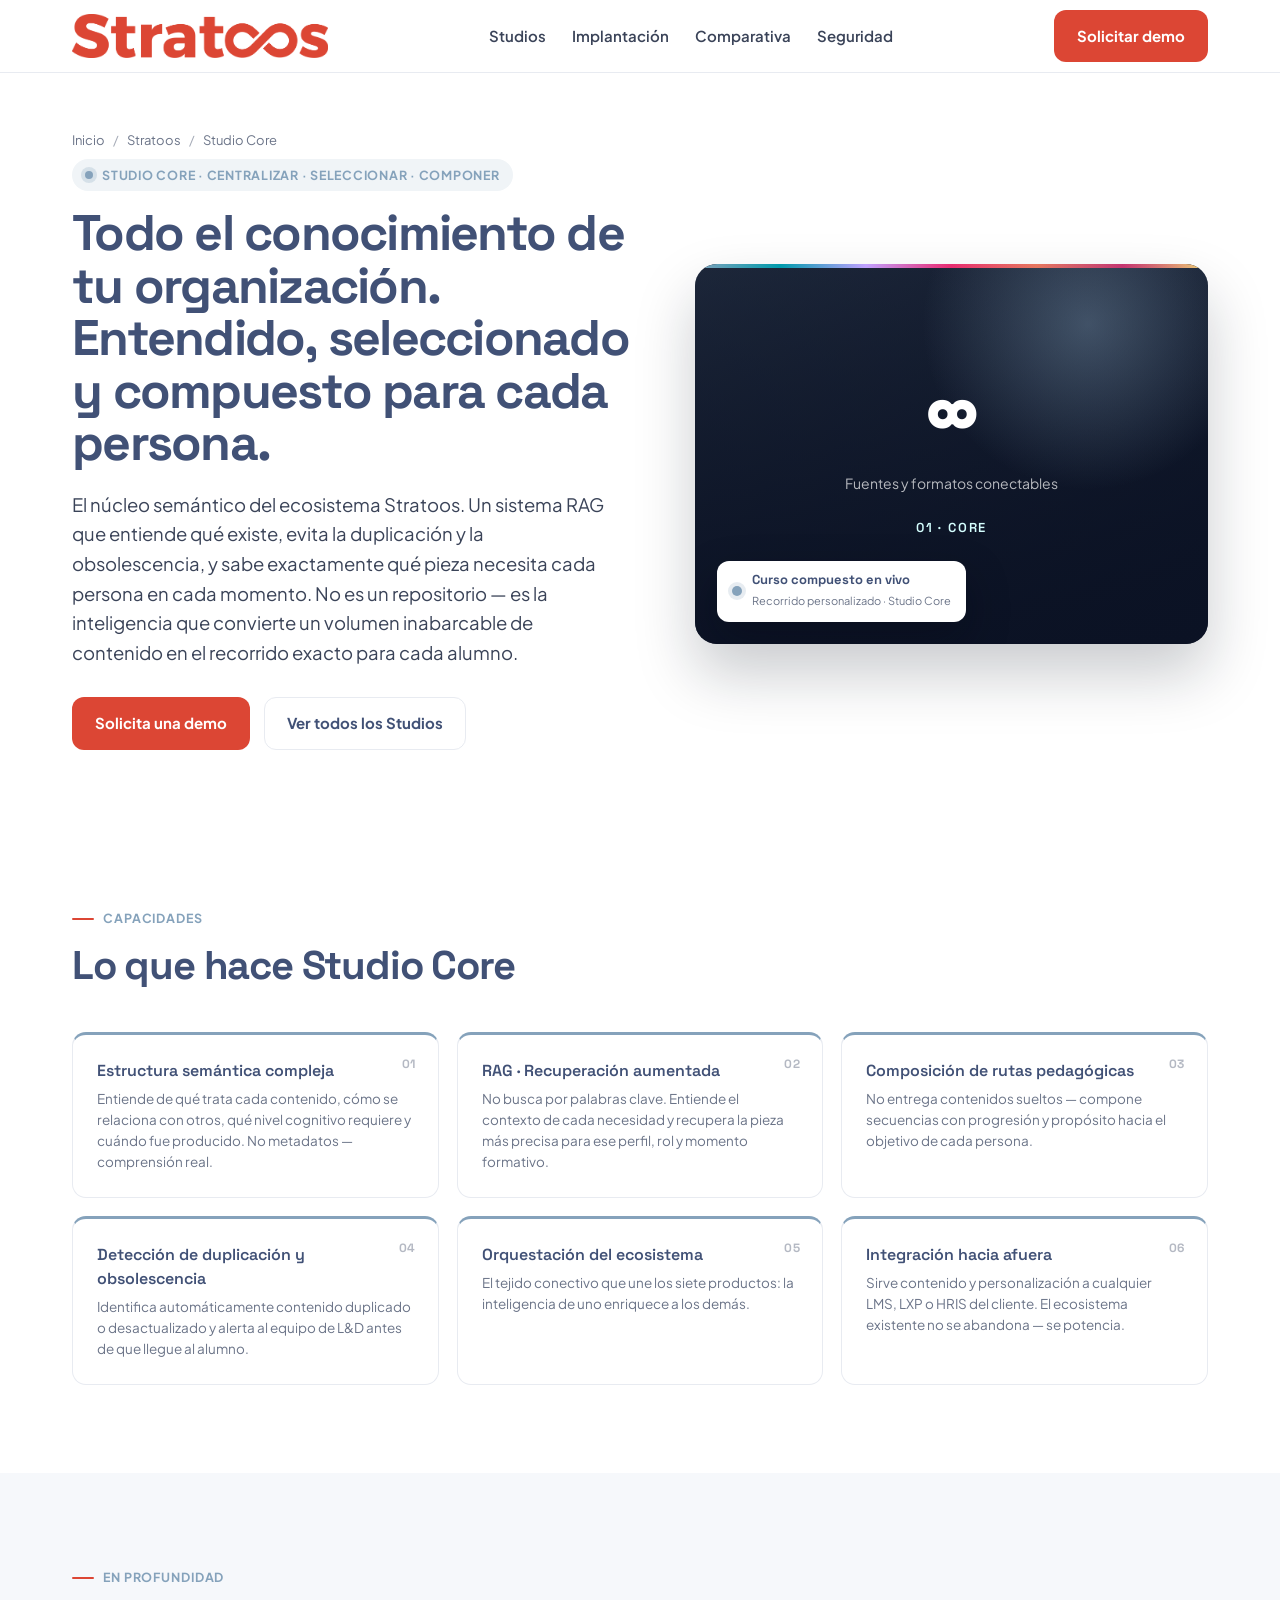
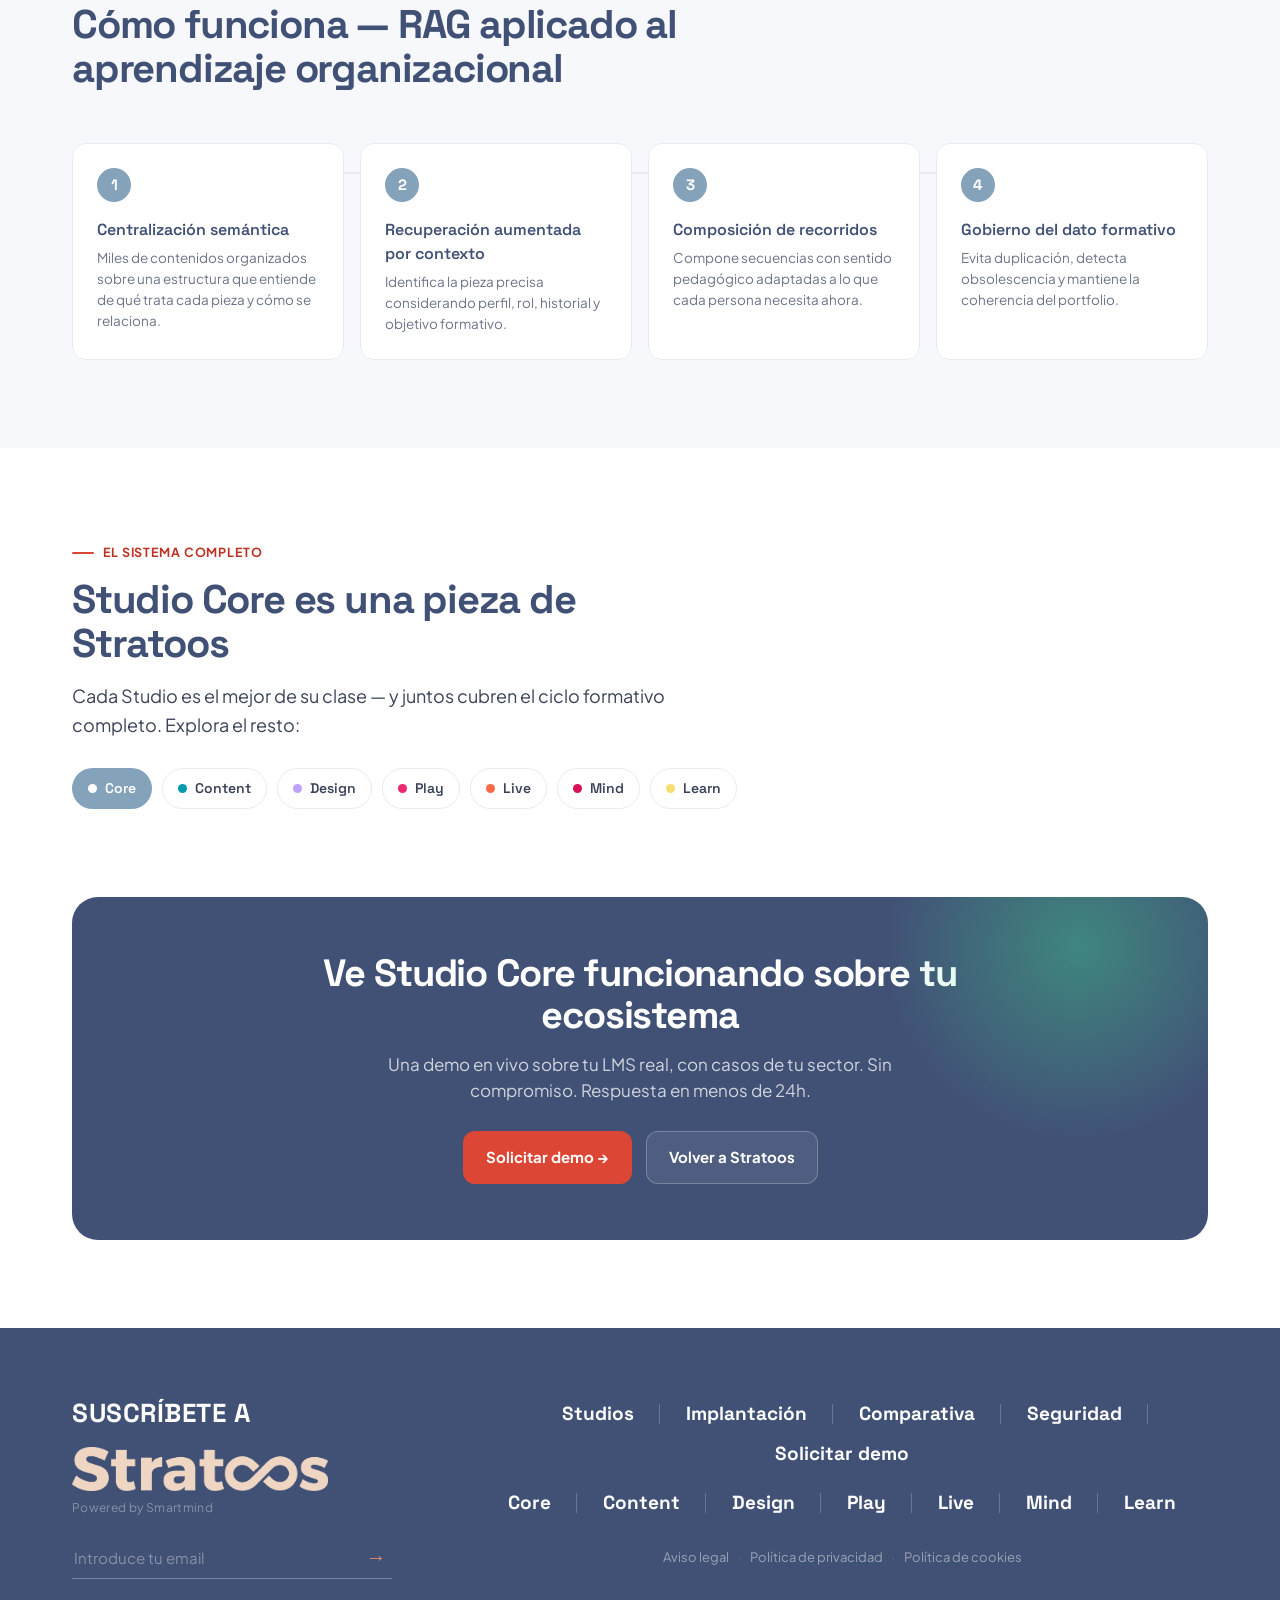
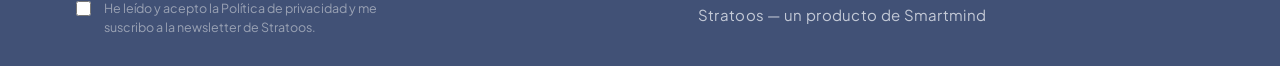
<file: studio-core.html>
<!DOCTYPE html>
<html lang="es" data-screen-label="Studio Core">
<head>
<meta charset="UTF-8" />
<meta name="viewport" content="width=device-width, initial-scale=1.0" />
<title>Studio Core — Stratoos · Smartmind</title>
<meta name="description" content="Todo el conocimiento de tu organización. Entendido, seleccionado y compuesto para cada persona." />
<link rel="preconnect" href="https://fonts.googleapis.com" />
<link rel="preconnect" href="https://fonts.gstatic.com" crossorigin />
<link href="https://fonts.googleapis.com/css2?family=Space+Grotesk:wght@400;500;600;700&family=Plus+Jakarta+Sans:wght@400;500;600;700;800&display=swap" rel="stylesheet" />
<link rel="stylesheet" href="assets/tokens.css" />
<link rel="stylesheet" href="assets/site.css" />
<link rel="stylesheet" href="assets/pages.css" />
</head>
<body>
<div id="site-header" data-active="stratoos"></div>
<main>
  <section class="phero">
    <div class="wrap">
      <nav class="crumbs"><a href="index.html">Inicio</a><span class="sep">/</span><a href="index.html">Stratoos</a><span class="sep">/</span>Studio Core</nav>
      <div class="grid" style="margin-top:8px;">
        <div>
          <span class="st-badge" style="background:color-mix(in srgb, var(--s-core) 12%, #fff); color:var(--s-core);"><span class="spark" style="background:var(--s-core); box-shadow:0 0 0 4px color-mix(in srgb, var(--s-core) 25%, transparent);"></span>Studio Core · Centralizar · Seleccionar · Componer</span>
          <h1 class="display">Todo el conocimiento de tu organización. Entendido, seleccionado y compuesto para cada persona.</h1>
          <p class="lede">El núcleo semántico del ecosistema Stratoos. Un sistema RAG que entiende qué existe, evita la duplicación y la obsolescencia, y sabe exactamente qué pieza necesita cada persona en cada momento. No es un repositorio — es la inteligencia que convierte un volumen inabarcable de contenido en el recorrido exacto para cada alumno.</p>
          <div class="cta-row">
            <a class="btn btn-primary" href="index.html#demo">Solicita una demo</a>
            <a class="btn btn-ghost" href="index.html#studios">Ver todos los Studios</a>
          </div>
        </div>
        <div class="phero-visual" style="background:linear-gradient(150deg, color-mix(in srgb, var(--s-core) 22%, #0b1224), #0b1224);">
          <div class="photo" style="background-image:url('https://images.unsplash.com/photo-1461749280684-dccba630e2f6?auto=format&fit=crop&w=1200&q=65');"></div><div class="photo-fade"></div><div class="ribbon"></div>
          <div class="phero-float"><span class="dot" style="background:var(--s-core);color:var(--s-core);"></span><span><b>Curso compuesto en vivo</b><small>Recorrido personalizado · Studio Core</small></span></div>
          <div class="glow" style="top:-120px;right:-60px;background:radial-gradient(circle, color-mix(in srgb, var(--s-core) 40%, transparent), transparent 65%);"></div>
          <div style="position:absolute;inset:0;display:flex;flex-direction:column;align-items:center;justify-content:center;gap:14px;">
            <div style="font-family:var(--font-display);font-weight:700;font-size:88px;line-height:1;color:#fff;letter-spacing:-0.03em;">∞</div>
            <div style="font-size:14px;color:rgba(255,255,255,.7);max-width:240px;text-align:center;">Fuentes y formatos conectables</div>
            <div style="margin-top:10px;font-family:var(--font-display);font-weight:600;font-size:13px;letter-spacing:.14em;text-transform:uppercase;color:var(--s-core);filter:brightness(1.6);">01 · Core</div>
          </div>
        </div>
      </div>
    </div>
  </section>

  <section class="section">
    <div class="wrap">
      <div class="section-head">
        <span class="eyebrow" style="color:var(--s-core);">Capacidades</span>
        <h2 class="display">Lo que hace Studio Core</h2>
      </div>
      <div class="sec-grid"><div class="sec" style="border-top:3px solid var(--s-core);"><h3 class="display">Estructura semántica compleja</h3><p>Entiende de qué trata cada contenido, cómo se relaciona con otros, qué nivel cognitivo requiere y cuándo fue producido. No metadatos — comprensión real.</p></div><div class="sec" style="border-top:3px solid var(--s-core);"><h3 class="display">RAG · Recuperación aumentada</h3><p>No busca por palabras clave. Entiende el contexto de cada necesidad y recupera la pieza más precisa para ese perfil, rol y momento formativo.</p></div><div class="sec" style="border-top:3px solid var(--s-core);"><h3 class="display">Composición de rutas pedagógicas</h3><p>No entrega contenidos sueltos — compone secuencias con progresión y propósito hacia el objetivo de cada persona.</p></div><div class="sec" style="border-top:3px solid var(--s-core);"><h3 class="display">Detección de duplicación y obsolescencia</h3><p>Identifica automáticamente contenido duplicado o desactualizado y alerta al equipo de L&D antes de que llegue al alumno.</p></div><div class="sec" style="border-top:3px solid var(--s-core);"><h3 class="display">Orquestación del ecosistema</h3><p>El tejido conectivo que une los siete productos: la inteligencia de uno enriquece a los demás.</p></div><div class="sec" style="border-top:3px solid var(--s-core);"><h3 class="display">Integración hacia afuera</h3><p>Sirve contenido y personalización a cualquier LMS, LXP o HRIS del cliente. El ecosistema existente no se abandona — se potencia.</p></div></div>
    </div>
  </section>

  <section class="section wash" style="background:var(--wash);">
    <div class="wrap">
      <div class="section-head">
        <span class="eyebrow" style="color:var(--s-core);">En profundidad</span>
        <h2 class="display">Cómo funciona — RAG aplicado al aprendizaje organizacional</h2>
      </div>
      <div class="flow" style="grid-template-columns:repeat(4,1fr);"><div class="fstep"><div class="n" style="background:var(--s-core);">1</div><h4 class="display">Centralización semántica</h4><p>Miles de contenidos organizados sobre una estructura que entiende de qué trata cada pieza y cómo se relaciona.</p></div><div class="fstep"><div class="n" style="background:var(--s-core);">2</div><h4 class="display">Recuperación aumentada por contexto</h4><p>Identifica la pieza precisa considerando perfil, rol, historial y objetivo formativo.</p></div><div class="fstep"><div class="n" style="background:var(--s-core);">3</div><h4 class="display">Composición de recorridos</h4><p>Compone secuencias con sentido pedagógico adaptadas a lo que cada persona necesita ahora.</p></div><div class="fstep"><div class="n" style="background:var(--s-core);">4</div><h4 class="display">Gobierno del dato formativo</h4><p>Evita duplicación, detecta obsolescencia y mantiene la coherencia del portfolio.</p></div></div>
    </div>
  </section>

  <section class="section">
    <div class="wrap">
      <div class="section-head" style="max-width:640px;">
        <span class="eyebrow">El sistema completo</span>
        <h2 class="display">Studio Core es una pieza de Stratoos</h2>
        <p>Cada Studio es el mejor de su clase — y juntos cubren el ciclo formativo completo. Explora el resto:</p>
      </div>
      <div style="display:flex;flex-wrap:wrap;gap:10px;margin-top:28px;"><a href="studio-core.html" style="display:inline-flex;align-items:center;gap:8px;padding:9px 15px;border-radius:999px;border:1px solid transparent;background:var(--s-core);color:#fff;font-weight:600;font-size:14px;font-family:var(--font-display);"><span style="width:9px;height:9px;border-radius:50%;background:#fff;"></span>Core</a><a href="studio-content.html" style="display:inline-flex;align-items:center;gap:8px;padding:9px 15px;border-radius:999px;border:1px solid var(--line);background:#fff;color:var(--ink-2);font-weight:600;font-size:14px;font-family:var(--font-display);"><span style="width:9px;height:9px;border-radius:50%;background:var(--s-content);"></span>Content</a><a href="studio-design.html" style="display:inline-flex;align-items:center;gap:8px;padding:9px 15px;border-radius:999px;border:1px solid var(--line);background:#fff;color:var(--ink-2);font-weight:600;font-size:14px;font-family:var(--font-display);"><span style="width:9px;height:9px;border-radius:50%;background:var(--s-design);"></span>Design</a><a href="studio-play.html" style="display:inline-flex;align-items:center;gap:8px;padding:9px 15px;border-radius:999px;border:1px solid var(--line);background:#fff;color:var(--ink-2);font-weight:600;font-size:14px;font-family:var(--font-display);"><span style="width:9px;height:9px;border-radius:50%;background:var(--s-play);"></span>Play</a><a href="studio-live.html" style="display:inline-flex;align-items:center;gap:8px;padding:9px 15px;border-radius:999px;border:1px solid var(--line);background:#fff;color:var(--ink-2);font-weight:600;font-size:14px;font-family:var(--font-display);"><span style="width:9px;height:9px;border-radius:50%;background:var(--s-live);"></span>Live</a><a href="studio-mind.html" style="display:inline-flex;align-items:center;gap:8px;padding:9px 15px;border-radius:999px;border:1px solid var(--line);background:#fff;color:var(--ink-2);font-weight:600;font-size:14px;font-family:var(--font-display);"><span style="width:9px;height:9px;border-radius:50%;background:var(--s-mind);"></span>Mind</a><a href="studio-learn.html" style="display:inline-flex;align-items:center;gap:8px;padding:9px 15px;border-radius:999px;border:1px solid var(--line);background:#fff;color:var(--ink-2);font-weight:600;font-size:14px;font-family:var(--font-display);"><span style="width:9px;height:9px;border-radius:50%;background:var(--s-learn);"></span>Learn</a></div>
    </div>
  </section>

  <section class="section" style="padding-top:0;">
    <div class="wrap">
      <div class="cta-band">
        <div class="glow"></div>
        <h2 class="display">Ve Studio Core funcionando sobre tu ecosistema</h2>
        <p>Una demo en vivo sobre tu LMS real, con casos de tu sector. Sin compromiso. Respuesta en menos de 24h.</p>
        <div class="cta-row">
          <a class="btn btn-primary" href="index.html#demo">Solicitar demo →</a>
          <a class="btn btn-ghost-dark" href="index.html">Volver a Stratoos</a>
        </div>
      </div>
    </div>
  </section>
</main>
<div id="site-footer"></div>
<script src="assets/partials.js"></script>
</body>
</html>
</file>
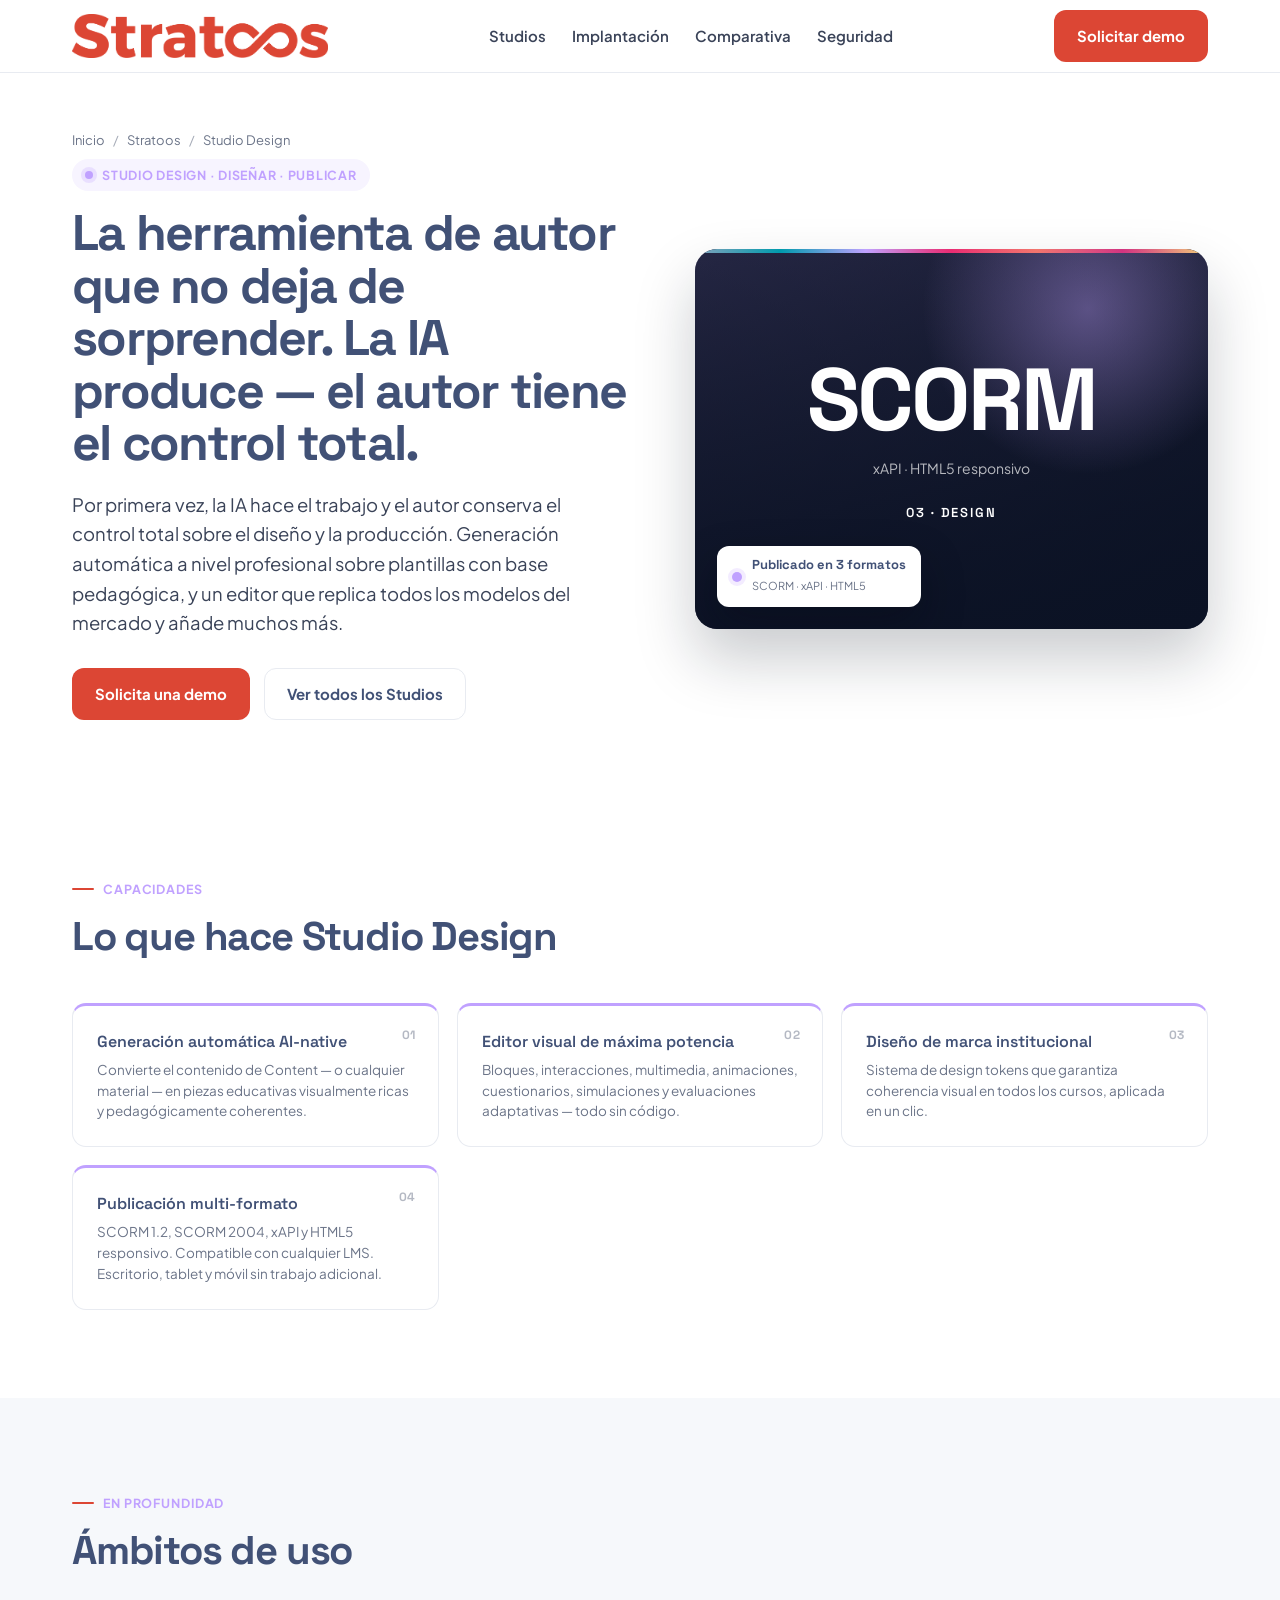
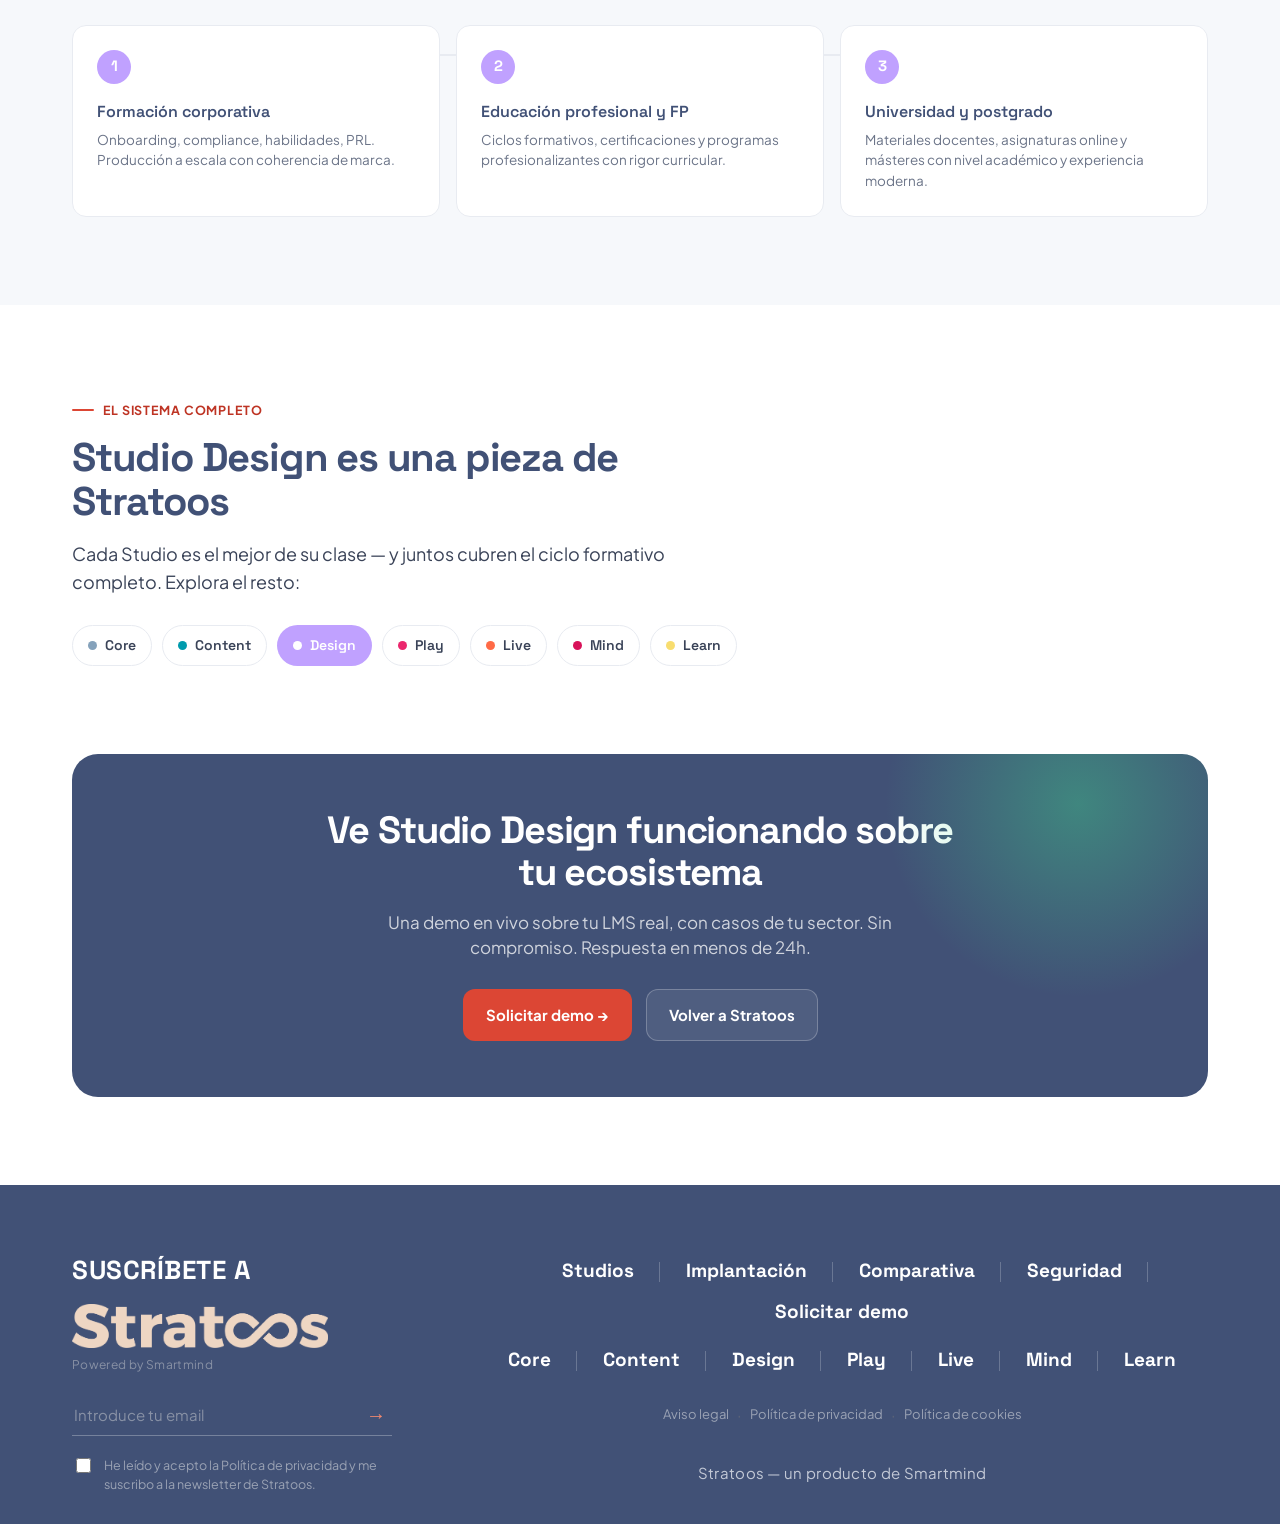
<file: studio-design.html>
<!DOCTYPE html>
<html lang="es" data-screen-label="Studio Design">
<head>
<meta charset="UTF-8" />
<meta name="viewport" content="width=device-width, initial-scale=1.0" />
<title>Studio Design — Stratoos · Smartmind</title>
<meta name="description" content="La herramienta de autor que no deja de sorprender. La IA produce — el autor tiene el control total." />
<link rel="preconnect" href="https://fonts.googleapis.com" />
<link rel="preconnect" href="https://fonts.gstatic.com" crossorigin />
<link href="https://fonts.googleapis.com/css2?family=Space+Grotesk:wght@400;500;600;700&family=Plus+Jakarta+Sans:wght@400;500;600;700;800&display=swap" rel="stylesheet" />
<link rel="stylesheet" href="assets/tokens.css" />
<link rel="stylesheet" href="assets/site.css" />
<link rel="stylesheet" href="assets/pages.css" />
</head>
<body>
<div id="site-header" data-active="stratoos"></div>
<main>
  <section class="phero">
    <div class="wrap">
      <nav class="crumbs"><a href="index.html">Inicio</a><span class="sep">/</span><a href="index.html">Stratoos</a><span class="sep">/</span>Studio Design</nav>
      <div class="grid" style="margin-top:8px;">
        <div>
          <span class="st-badge" style="background:color-mix(in srgb, var(--s-design) 12%, #fff); color:var(--s-design);"><span class="spark" style="background:var(--s-design); box-shadow:0 0 0 4px color-mix(in srgb, var(--s-design) 25%, transparent);"></span>Studio Design · Diseñar · Publicar</span>
          <h1 class="display">La herramienta de autor que no deja de sorprender. La IA produce — el autor tiene el control total.</h1>
          <p class="lede">Por primera vez, la IA hace el trabajo y el autor conserva el control total sobre el diseño y la producción. Generación automática a nivel profesional sobre plantillas con base pedagógica, y un editor que replica todos los modelos del mercado y añade muchos más.</p>
          <div class="cta-row">
            <a class="btn btn-primary" href="index.html#demo">Solicita una demo</a>
            <a class="btn btn-ghost" href="index.html#studios">Ver todos los Studios</a>
          </div>
        </div>
        <div class="phero-visual" style="background:linear-gradient(150deg, color-mix(in srgb, var(--s-design) 22%, #0b1224), #0b1224);">
          <div class="photo" style="background-image:url('https://images.unsplash.com/photo-1561070791-2526d30994b5?auto=format&fit=crop&w=1200&q=65');"></div><div class="photo-fade"></div><div class="ribbon"></div>
          <div class="phero-float"><span class="dot" style="background:var(--s-design);color:var(--s-design);"></span><span><b>Publicado en 3 formatos</b><small>SCORM · xAPI · HTML5</small></span></div>
          <div class="glow" style="top:-120px;right:-60px;background:radial-gradient(circle, color-mix(in srgb, var(--s-design) 40%, transparent), transparent 65%);"></div>
          <div style="position:absolute;inset:0;display:flex;flex-direction:column;align-items:center;justify-content:center;gap:14px;">
            <div style="font-family:var(--font-display);font-weight:700;font-size:88px;line-height:1;color:#fff;letter-spacing:-0.03em;">SCORM</div>
            <div style="font-size:14px;color:rgba(255,255,255,.7);max-width:240px;text-align:center;">xAPI · HTML5 responsivo</div>
            <div style="margin-top:10px;font-family:var(--font-display);font-weight:600;font-size:13px;letter-spacing:.14em;text-transform:uppercase;color:var(--s-design);filter:brightness(1.6);">03 · Design</div>
          </div>
        </div>
      </div>
    </div>
  </section>

  <section class="section">
    <div class="wrap">
      <div class="section-head">
        <span class="eyebrow" style="color:var(--s-design);">Capacidades</span>
        <h2 class="display">Lo que hace Studio Design</h2>
      </div>
      <div class="sec-grid"><div class="sec" style="border-top:3px solid var(--s-design);"><h3 class="display">Generación automática AI-native</h3><p>Convierte el contenido de Content — o cualquier material — en piezas educativas visualmente ricas y pedagógicamente coherentes.</p></div><div class="sec" style="border-top:3px solid var(--s-design);"><h3 class="display">Editor visual de máxima potencia</h3><p>Bloques, interacciones, multimedia, animaciones, cuestionarios, simulaciones y evaluaciones adaptativas — todo sin código.</p></div><div class="sec" style="border-top:3px solid var(--s-design);"><h3 class="display">Diseño de marca institucional</h3><p>Sistema de design tokens que garantiza coherencia visual en todos los cursos, aplicada en un clic.</p></div><div class="sec" style="border-top:3px solid var(--s-design);"><h3 class="display">Publicación multi-formato</h3><p>SCORM 1.2, SCORM 2004, xAPI y HTML5 responsivo. Compatible con cualquier LMS. Escritorio, tablet y móvil sin trabajo adicional.</p></div></div>
    </div>
  </section>

  <section class="section wash" style="background:var(--wash);">
    <div class="wrap">
      <div class="section-head">
        <span class="eyebrow" style="color:var(--s-design);">En profundidad</span>
        <h2 class="display">Ámbitos de uso</h2>
      </div>
      <div class="flow" style="grid-template-columns:repeat(3,1fr);"><div class="fstep"><div class="n" style="background:var(--s-design);">1</div><h4 class="display">Formación corporativa</h4><p>Onboarding, compliance, habilidades, PRL. Producción a escala con coherencia de marca.</p></div><div class="fstep"><div class="n" style="background:var(--s-design);">2</div><h4 class="display">Educación profesional y FP</h4><p>Ciclos formativos, certificaciones y programas profesionalizantes con rigor curricular.</p></div><div class="fstep"><div class="n" style="background:var(--s-design);">3</div><h4 class="display">Universidad y postgrado</h4><p>Materiales docentes, asignaturas online y másteres con nivel académico y experiencia moderna.</p></div></div>
    </div>
  </section>

  <section class="section">
    <div class="wrap">
      <div class="section-head" style="max-width:640px;">
        <span class="eyebrow">El sistema completo</span>
        <h2 class="display">Studio Design es una pieza de Stratoos</h2>
        <p>Cada Studio es el mejor de su clase — y juntos cubren el ciclo formativo completo. Explora el resto:</p>
      </div>
      <div style="display:flex;flex-wrap:wrap;gap:10px;margin-top:28px;"><a href="studio-core.html" style="display:inline-flex;align-items:center;gap:8px;padding:9px 15px;border-radius:999px;border:1px solid var(--line);background:#fff;color:var(--ink-2);font-weight:600;font-size:14px;font-family:var(--font-display);"><span style="width:9px;height:9px;border-radius:50%;background:var(--s-core);"></span>Core</a><a href="studio-content.html" style="display:inline-flex;align-items:center;gap:8px;padding:9px 15px;border-radius:999px;border:1px solid var(--line);background:#fff;color:var(--ink-2);font-weight:600;font-size:14px;font-family:var(--font-display);"><span style="width:9px;height:9px;border-radius:50%;background:var(--s-content);"></span>Content</a><a href="studio-design.html" style="display:inline-flex;align-items:center;gap:8px;padding:9px 15px;border-radius:999px;border:1px solid transparent;background:var(--s-design);color:#fff;font-weight:600;font-size:14px;font-family:var(--font-display);"><span style="width:9px;height:9px;border-radius:50%;background:#fff;"></span>Design</a><a href="studio-play.html" style="display:inline-flex;align-items:center;gap:8px;padding:9px 15px;border-radius:999px;border:1px solid var(--line);background:#fff;color:var(--ink-2);font-weight:600;font-size:14px;font-family:var(--font-display);"><span style="width:9px;height:9px;border-radius:50%;background:var(--s-play);"></span>Play</a><a href="studio-live.html" style="display:inline-flex;align-items:center;gap:8px;padding:9px 15px;border-radius:999px;border:1px solid var(--line);background:#fff;color:var(--ink-2);font-weight:600;font-size:14px;font-family:var(--font-display);"><span style="width:9px;height:9px;border-radius:50%;background:var(--s-live);"></span>Live</a><a href="studio-mind.html" style="display:inline-flex;align-items:center;gap:8px;padding:9px 15px;border-radius:999px;border:1px solid var(--line);background:#fff;color:var(--ink-2);font-weight:600;font-size:14px;font-family:var(--font-display);"><span style="width:9px;height:9px;border-radius:50%;background:var(--s-mind);"></span>Mind</a><a href="studio-learn.html" style="display:inline-flex;align-items:center;gap:8px;padding:9px 15px;border-radius:999px;border:1px solid var(--line);background:#fff;color:var(--ink-2);font-weight:600;font-size:14px;font-family:var(--font-display);"><span style="width:9px;height:9px;border-radius:50%;background:var(--s-learn);"></span>Learn</a></div>
    </div>
  </section>

  <section class="section" style="padding-top:0;">
    <div class="wrap">
      <div class="cta-band">
        <div class="glow"></div>
        <h2 class="display">Ve Studio Design funcionando sobre tu ecosistema</h2>
        <p>Una demo en vivo sobre tu LMS real, con casos de tu sector. Sin compromiso. Respuesta en menos de 24h.</p>
        <div class="cta-row">
          <a class="btn btn-primary" href="index.html#demo">Solicitar demo →</a>
          <a class="btn btn-ghost-dark" href="index.html">Volver a Stratoos</a>
        </div>
      </div>
    </div>
  </section>
</main>
<div id="site-footer"></div>
<script src="assets/partials.js"></script>
</body>
</html>
</file>
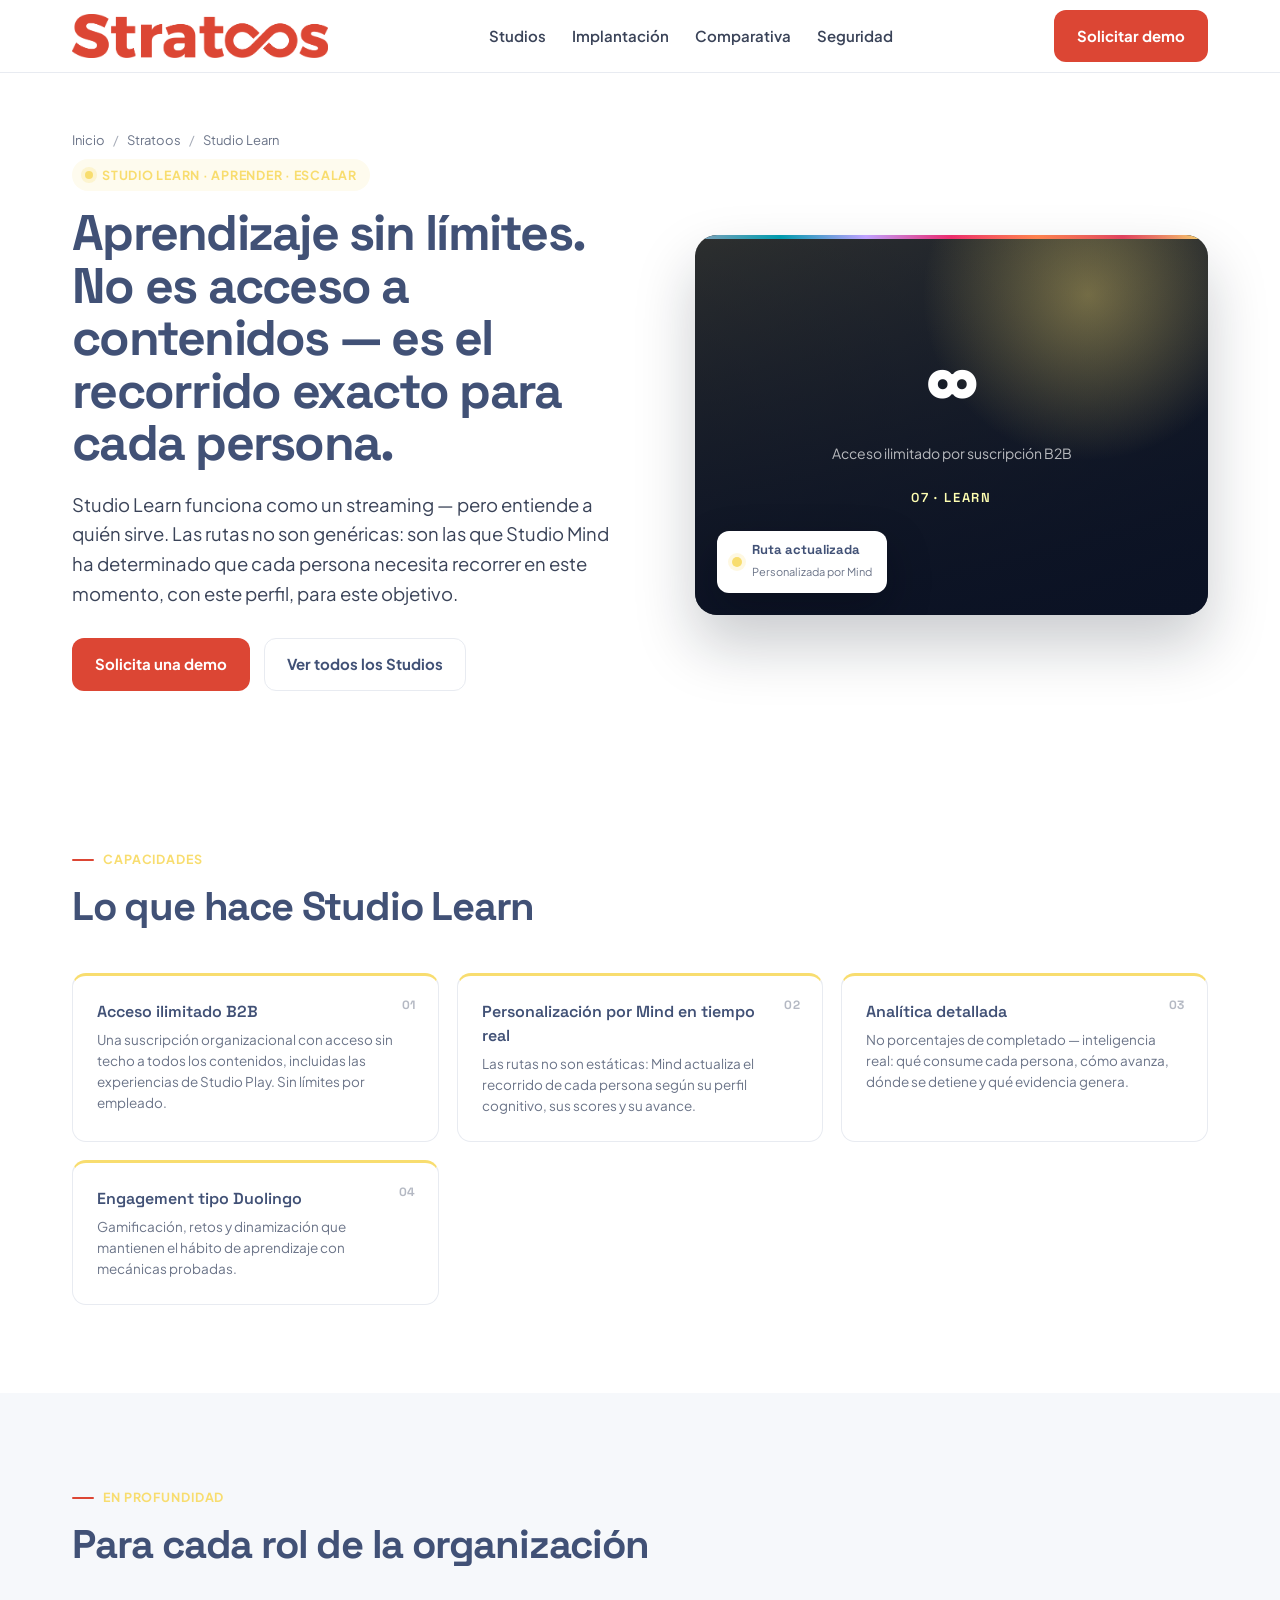
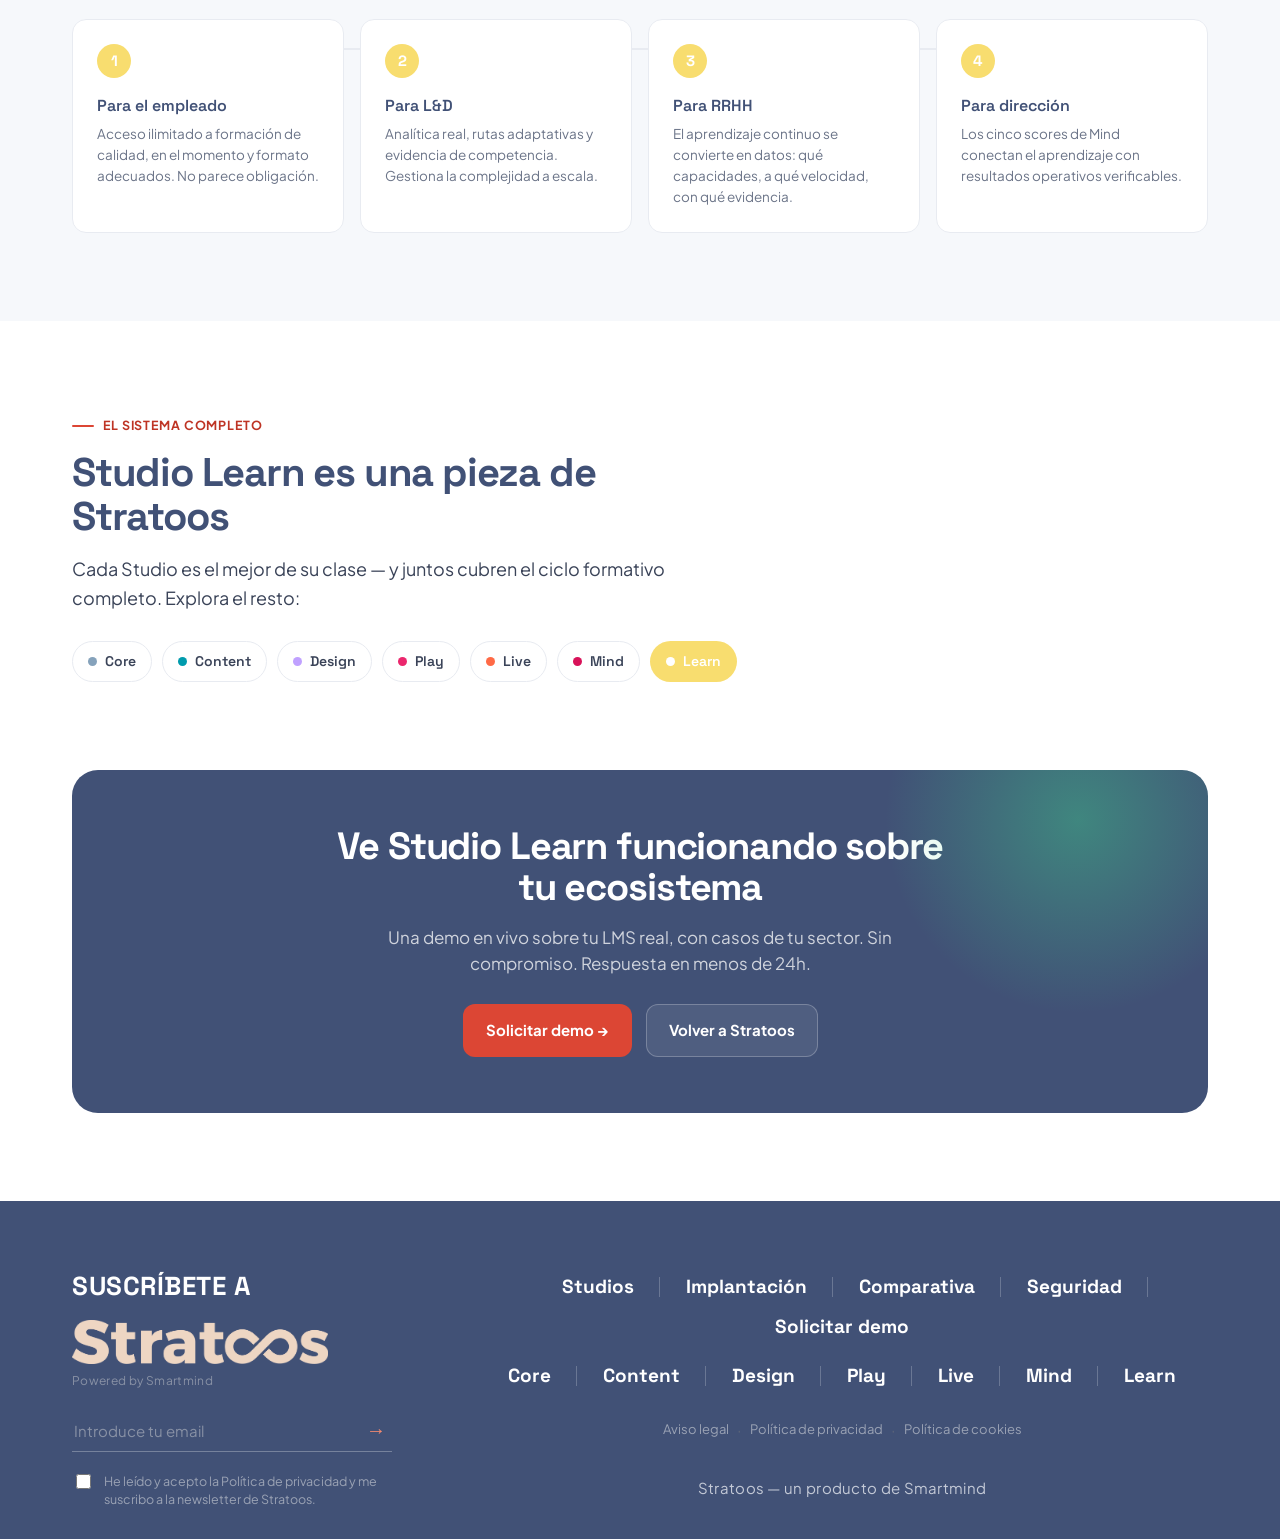
<file: studio-learn.html>
<!DOCTYPE html>
<html lang="es" data-screen-label="Studio Learn">
<head>
<meta charset="UTF-8" />
<meta name="viewport" content="width=device-width, initial-scale=1.0" />
<title>Studio Learn — Stratoos · Smartmind</title>
<meta name="description" content="Aprendizaje sin límites. No es acceso a contenidos — es el recorrido exacto para cada persona." />
<link rel="preconnect" href="https://fonts.googleapis.com" />
<link rel="preconnect" href="https://fonts.gstatic.com" crossorigin />
<link href="https://fonts.googleapis.com/css2?family=Space+Grotesk:wght@400;500;600;700&family=Plus+Jakarta+Sans:wght@400;500;600;700;800&display=swap" rel="stylesheet" />
<link rel="stylesheet" href="assets/tokens.css" />
<link rel="stylesheet" href="assets/site.css" />
<link rel="stylesheet" href="assets/pages.css" />
</head>
<body>
<div id="site-header" data-active="stratoos"></div>
<main>
  <section class="phero">
    <div class="wrap">
      <nav class="crumbs"><a href="index.html">Inicio</a><span class="sep">/</span><a href="index.html">Stratoos</a><span class="sep">/</span>Studio Learn</nav>
      <div class="grid" style="margin-top:8px;">
        <div>
          <span class="st-badge" style="background:color-mix(in srgb, var(--s-learn) 12%, #fff); color:var(--s-learn);"><span class="spark" style="background:var(--s-learn); box-shadow:0 0 0 4px color-mix(in srgb, var(--s-learn) 25%, transparent);"></span>Studio Learn · Aprender · Escalar</span>
          <h1 class="display">Aprendizaje sin límites. No es acceso a contenidos — es el recorrido exacto para cada persona.</h1>
          <p class="lede">Studio Learn funciona como un streaming — pero entiende a quién sirve. Las rutas no son genéricas: son las que Studio Mind ha determinado que cada persona necesita recorrer en este momento, con este perfil, para este objetivo.</p>
          <div class="cta-row">
            <a class="btn btn-primary" href="index.html#demo">Solicita una demo</a>
            <a class="btn btn-ghost" href="index.html#studios">Ver todos los Studios</a>
          </div>
        </div>
        <div class="phero-visual" style="background:linear-gradient(150deg, color-mix(in srgb, var(--s-learn) 22%, #0b1224), #0b1224);">
          <div class="photo" style="background-image:url('https://images.unsplash.com/photo-1516321318423-f06f85e504b3?auto=format&fit=crop&w=1200&q=65');"></div><div class="photo-fade"></div><div class="ribbon"></div>
          <div class="phero-float"><span class="dot" style="background:var(--s-learn);color:var(--s-learn);"></span><span><b>Ruta actualizada</b><small>Personalizada por Mind</small></span></div>
          <div class="glow" style="top:-120px;right:-60px;background:radial-gradient(circle, color-mix(in srgb, var(--s-learn) 40%, transparent), transparent 65%);"></div>
          <div style="position:absolute;inset:0;display:flex;flex-direction:column;align-items:center;justify-content:center;gap:14px;">
            <div style="font-family:var(--font-display);font-weight:700;font-size:88px;line-height:1;color:#fff;letter-spacing:-0.03em;">∞</div>
            <div style="font-size:14px;color:rgba(255,255,255,.7);max-width:240px;text-align:center;">Acceso ilimitado por suscripción B2B</div>
            <div style="margin-top:10px;font-family:var(--font-display);font-weight:600;font-size:13px;letter-spacing:.14em;text-transform:uppercase;color:var(--s-learn);filter:brightness(1.6);">07 · Learn</div>
          </div>
        </div>
      </div>
    </div>
  </section>

  <section class="section">
    <div class="wrap">
      <div class="section-head">
        <span class="eyebrow" style="color:var(--s-learn);">Capacidades</span>
        <h2 class="display">Lo que hace Studio Learn</h2>
      </div>
      <div class="sec-grid"><div class="sec" style="border-top:3px solid var(--s-learn);"><h3 class="display">Acceso ilimitado B2B</h3><p>Una suscripción organizacional con acceso sin techo a todos los contenidos, incluidas las experiencias de Studio Play. Sin límites por empleado.</p></div><div class="sec" style="border-top:3px solid var(--s-learn);"><h3 class="display">Personalización por Mind en tiempo real</h3><p>Las rutas no son estáticas: Mind actualiza el recorrido de cada persona según su perfil cognitivo, sus scores y su avance.</p></div><div class="sec" style="border-top:3px solid var(--s-learn);"><h3 class="display">Analítica detallada</h3><p>No porcentajes de completado — inteligencia real: qué consume cada persona, cómo avanza, dónde se detiene y qué evidencia genera.</p></div><div class="sec" style="border-top:3px solid var(--s-learn);"><h3 class="display">Engagement tipo Duolingo</h3><p>Gamificación, retos y dinamización que mantienen el hábito de aprendizaje con mecánicas probadas.</p></div></div>
    </div>
  </section>

  <section class="section wash" style="background:var(--wash);">
    <div class="wrap">
      <div class="section-head">
        <span class="eyebrow" style="color:var(--s-learn);">En profundidad</span>
        <h2 class="display">Para cada rol de la organización</h2>
      </div>
      <div class="flow" style="grid-template-columns:repeat(4,1fr);"><div class="fstep"><div class="n" style="background:var(--s-learn);">1</div><h4 class="display">Para el empleado</h4><p>Acceso ilimitado a formación de calidad, en el momento y formato adecuados. No parece obligación.</p></div><div class="fstep"><div class="n" style="background:var(--s-learn);">2</div><h4 class="display">Para L&D</h4><p>Analítica real, rutas adaptativas y evidencia de competencia. Gestiona la complejidad a escala.</p></div><div class="fstep"><div class="n" style="background:var(--s-learn);">3</div><h4 class="display">Para RRHH</h4><p>El aprendizaje continuo se convierte en datos: qué capacidades, a qué velocidad, con qué evidencia.</p></div><div class="fstep"><div class="n" style="background:var(--s-learn);">4</div><h4 class="display">Para dirección</h4><p>Los cinco scores de Mind conectan el aprendizaje con resultados operativos verificables.</p></div></div>
    </div>
  </section>

  <section class="section">
    <div class="wrap">
      <div class="section-head" style="max-width:640px;">
        <span class="eyebrow">El sistema completo</span>
        <h2 class="display">Studio Learn es una pieza de Stratoos</h2>
        <p>Cada Studio es el mejor de su clase — y juntos cubren el ciclo formativo completo. Explora el resto:</p>
      </div>
      <div style="display:flex;flex-wrap:wrap;gap:10px;margin-top:28px;"><a href="studio-core.html" style="display:inline-flex;align-items:center;gap:8px;padding:9px 15px;border-radius:999px;border:1px solid var(--line);background:#fff;color:var(--ink-2);font-weight:600;font-size:14px;font-family:var(--font-display);"><span style="width:9px;height:9px;border-radius:50%;background:var(--s-core);"></span>Core</a><a href="studio-content.html" style="display:inline-flex;align-items:center;gap:8px;padding:9px 15px;border-radius:999px;border:1px solid var(--line);background:#fff;color:var(--ink-2);font-weight:600;font-size:14px;font-family:var(--font-display);"><span style="width:9px;height:9px;border-radius:50%;background:var(--s-content);"></span>Content</a><a href="studio-design.html" style="display:inline-flex;align-items:center;gap:8px;padding:9px 15px;border-radius:999px;border:1px solid var(--line);background:#fff;color:var(--ink-2);font-weight:600;font-size:14px;font-family:var(--font-display);"><span style="width:9px;height:9px;border-radius:50%;background:var(--s-design);"></span>Design</a><a href="studio-play.html" style="display:inline-flex;align-items:center;gap:8px;padding:9px 15px;border-radius:999px;border:1px solid var(--line);background:#fff;color:var(--ink-2);font-weight:600;font-size:14px;font-family:var(--font-display);"><span style="width:9px;height:9px;border-radius:50%;background:var(--s-play);"></span>Play</a><a href="studio-live.html" style="display:inline-flex;align-items:center;gap:8px;padding:9px 15px;border-radius:999px;border:1px solid var(--line);background:#fff;color:var(--ink-2);font-weight:600;font-size:14px;font-family:var(--font-display);"><span style="width:9px;height:9px;border-radius:50%;background:var(--s-live);"></span>Live</a><a href="studio-mind.html" style="display:inline-flex;align-items:center;gap:8px;padding:9px 15px;border-radius:999px;border:1px solid var(--line);background:#fff;color:var(--ink-2);font-weight:600;font-size:14px;font-family:var(--font-display);"><span style="width:9px;height:9px;border-radius:50%;background:var(--s-mind);"></span>Mind</a><a href="studio-learn.html" style="display:inline-flex;align-items:center;gap:8px;padding:9px 15px;border-radius:999px;border:1px solid transparent;background:var(--s-learn);color:#fff;font-weight:600;font-size:14px;font-family:var(--font-display);"><span style="width:9px;height:9px;border-radius:50%;background:#fff;"></span>Learn</a></div>
    </div>
  </section>

  <section class="section" style="padding-top:0;">
    <div class="wrap">
      <div class="cta-band">
        <div class="glow"></div>
        <h2 class="display">Ve Studio Learn funcionando sobre tu ecosistema</h2>
        <p>Una demo en vivo sobre tu LMS real, con casos de tu sector. Sin compromiso. Respuesta en menos de 24h.</p>
        <div class="cta-row">
          <a class="btn btn-primary" href="index.html#demo">Solicitar demo →</a>
          <a class="btn btn-ghost-dark" href="index.html">Volver a Stratoos</a>
        </div>
      </div>
    </div>
  </section>
</main>
<div id="site-footer"></div>
<script src="assets/partials.js"></script>
</body>
</html>
</file>
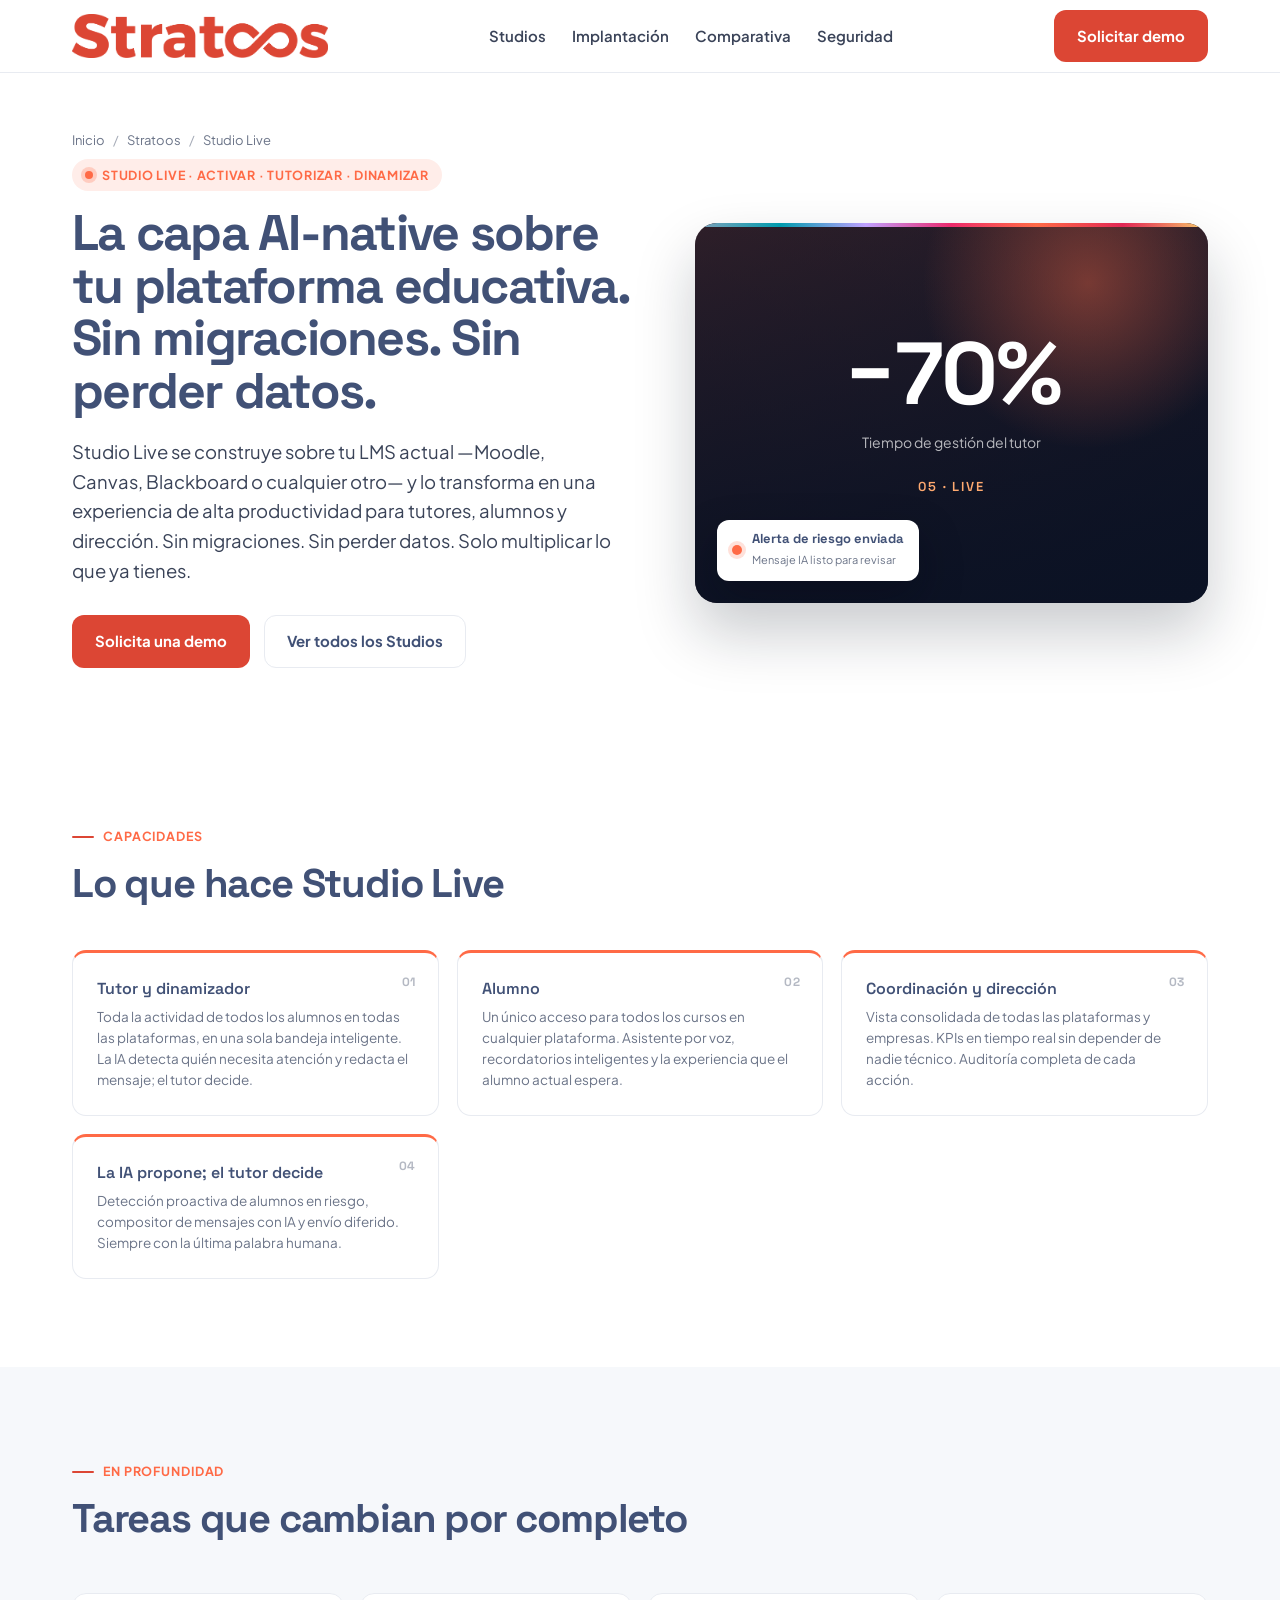
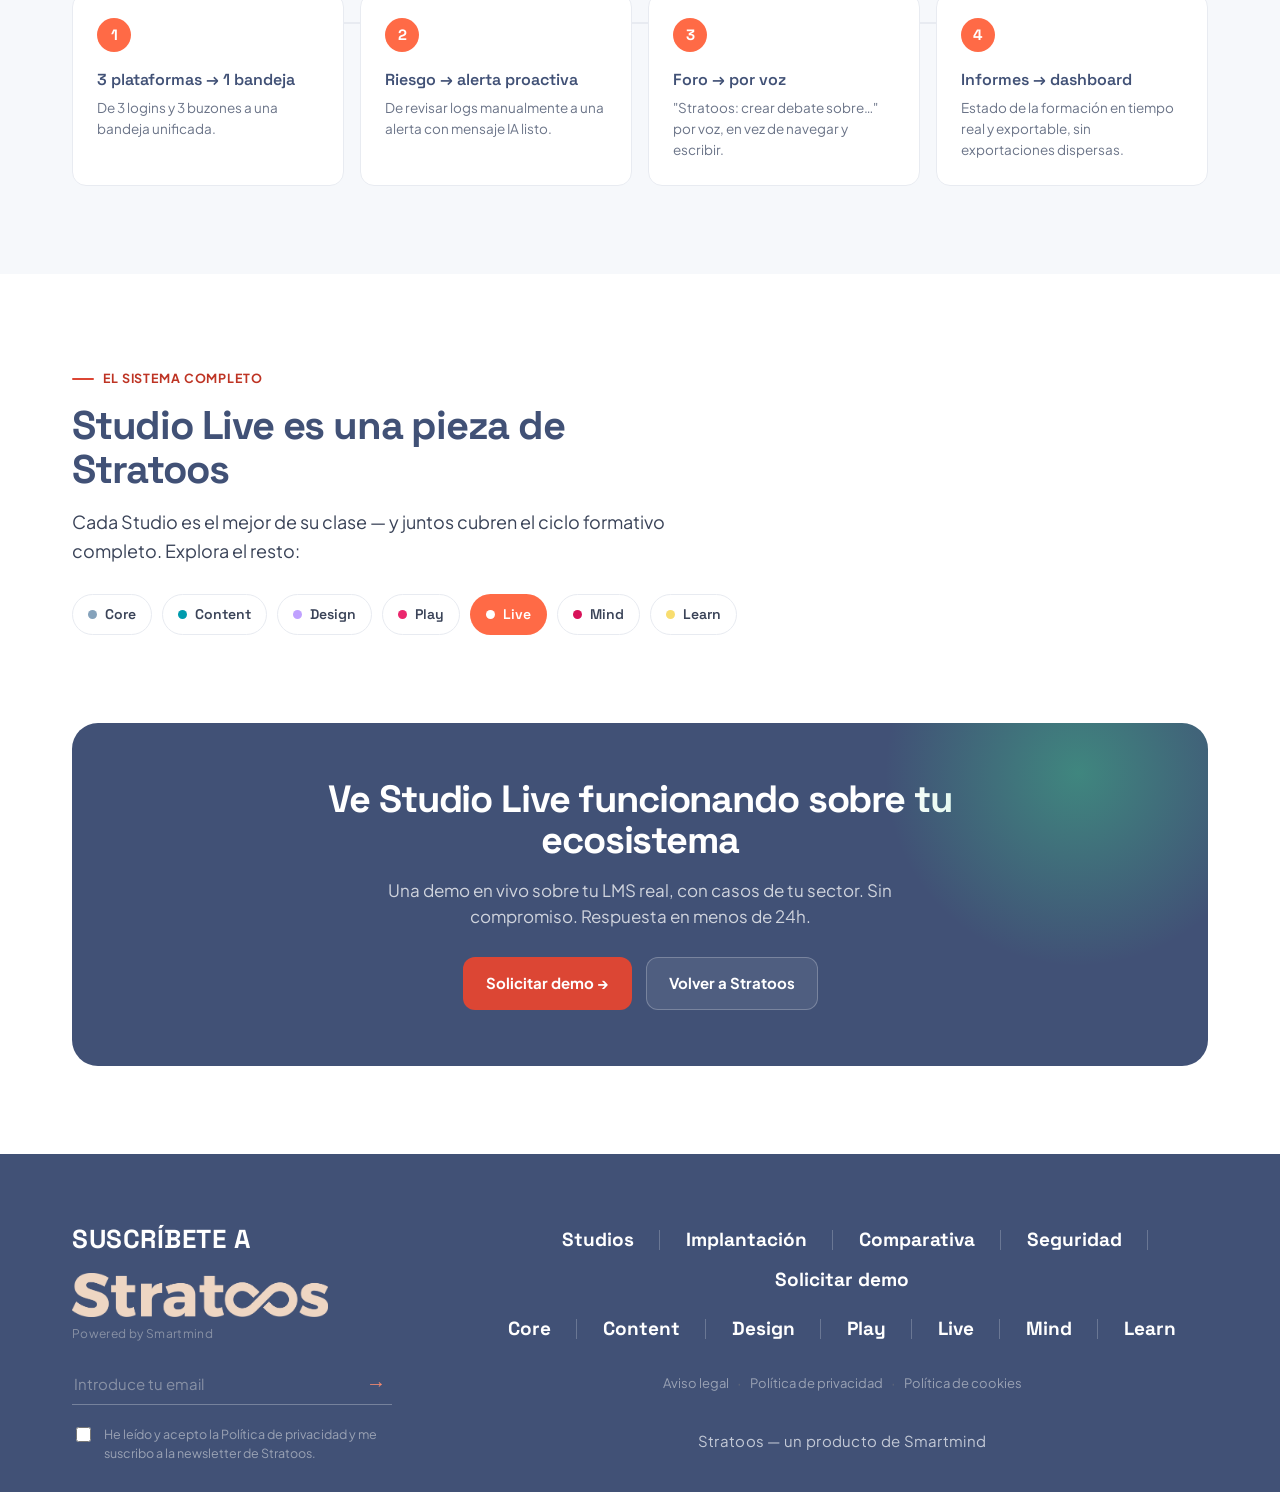
<file: studio-live.html>
<!DOCTYPE html>
<html lang="es" data-screen-label="Studio Live">
<head>
<meta charset="UTF-8" />
<meta name="viewport" content="width=device-width, initial-scale=1.0" />
<title>Studio Live — Stratoos · Smartmind</title>
<meta name="description" content="La capa AI-native sobre tu plataforma educativa. Sin migraciones. Sin perder datos." />
<link rel="preconnect" href="https://fonts.googleapis.com" />
<link rel="preconnect" href="https://fonts.gstatic.com" crossorigin />
<link href="https://fonts.googleapis.com/css2?family=Space+Grotesk:wght@400;500;600;700&family=Plus+Jakarta+Sans:wght@400;500;600;700;800&display=swap" rel="stylesheet" />
<link rel="stylesheet" href="assets/tokens.css" />
<link rel="stylesheet" href="assets/site.css" />
<link rel="stylesheet" href="assets/pages.css" />
</head>
<body>
<div id="site-header" data-active="stratoos"></div>
<main>
  <section class="phero">
    <div class="wrap">
      <nav class="crumbs"><a href="index.html">Inicio</a><span class="sep">/</span><a href="index.html">Stratoos</a><span class="sep">/</span>Studio Live</nav>
      <div class="grid" style="margin-top:8px;">
        <div>
          <span class="st-badge" style="background:color-mix(in srgb, var(--s-live) 12%, #fff); color:var(--s-live);"><span class="spark" style="background:var(--s-live); box-shadow:0 0 0 4px color-mix(in srgb, var(--s-live) 25%, transparent);"></span>Studio Live · Activar · Tutorizar · Dinamizar</span>
          <h1 class="display">La capa AI-native sobre tu plataforma educativa. Sin migraciones. Sin perder datos.</h1>
          <p class="lede">Studio Live se construye sobre tu LMS actual —Moodle, Canvas, Blackboard o cualquier otro— y lo transforma en una experiencia de alta productividad para tutores, alumnos y dirección. Sin migraciones. Sin perder datos. Solo multiplicar lo que ya tienes.</p>
          <div class="cta-row">
            <a class="btn btn-primary" href="index.html#demo">Solicita una demo</a>
            <a class="btn btn-ghost" href="index.html#studios">Ver todos los Studios</a>
          </div>
        </div>
        <div class="phero-visual" style="background:linear-gradient(150deg, color-mix(in srgb, var(--s-live) 22%, #0b1224), #0b1224);">
          <div class="photo" style="background-image:url('https://images.unsplash.com/photo-1521737604893-d14cc237f11d?auto=format&fit=crop&w=1200&q=65');"></div><div class="photo-fade"></div><div class="ribbon"></div>
          <div class="phero-float"><span class="dot" style="background:var(--s-live);color:var(--s-live);"></span><span><b>Alerta de riesgo enviada</b><small>Mensaje IA listo para revisar</small></span></div>
          <div class="glow" style="top:-120px;right:-60px;background:radial-gradient(circle, color-mix(in srgb, var(--s-live) 40%, transparent), transparent 65%);"></div>
          <div style="position:absolute;inset:0;display:flex;flex-direction:column;align-items:center;justify-content:center;gap:14px;">
            <div style="font-family:var(--font-display);font-weight:700;font-size:88px;line-height:1;color:#fff;letter-spacing:-0.03em;">−70%</div>
            <div style="font-size:14px;color:rgba(255,255,255,.7);max-width:240px;text-align:center;">Tiempo de gestión del tutor</div>
            <div style="margin-top:10px;font-family:var(--font-display);font-weight:600;font-size:13px;letter-spacing:.14em;text-transform:uppercase;color:var(--s-live);filter:brightness(1.6);">05 · Live</div>
          </div>
        </div>
      </div>
    </div>
  </section>

  <section class="section">
    <div class="wrap">
      <div class="section-head">
        <span class="eyebrow" style="color:var(--s-live);">Capacidades</span>
        <h2 class="display">Lo que hace Studio Live</h2>
      </div>
      <div class="sec-grid"><div class="sec" style="border-top:3px solid var(--s-live);"><h3 class="display">Tutor y dinamizador</h3><p>Toda la actividad de todos los alumnos en todas las plataformas, en una sola bandeja inteligente. La IA detecta quién necesita atención y redacta el mensaje; el tutor decide.</p></div><div class="sec" style="border-top:3px solid var(--s-live);"><h3 class="display">Alumno</h3><p>Un único acceso para todos los cursos en cualquier plataforma. Asistente por voz, recordatorios inteligentes y la experiencia que el alumno actual espera.</p></div><div class="sec" style="border-top:3px solid var(--s-live);"><h3 class="display">Coordinación y dirección</h3><p>Vista consolidada de todas las plataformas y empresas. KPIs en tiempo real sin depender de nadie técnico. Auditoría completa de cada acción.</p></div><div class="sec" style="border-top:3px solid var(--s-live);"><h3 class="display">La IA propone; el tutor decide</h3><p>Detección proactiva de alumnos en riesgo, compositor de mensajes con IA y envío diferido. Siempre con la última palabra humana.</p></div></div>
    </div>
  </section>

  <section class="section wash" style="background:var(--wash);">
    <div class="wrap">
      <div class="section-head">
        <span class="eyebrow" style="color:var(--s-live);">En profundidad</span>
        <h2 class="display">Tareas que cambian por completo</h2>
      </div>
      <div class="flow" style="grid-template-columns:repeat(4,1fr);"><div class="fstep"><div class="n" style="background:var(--s-live);">1</div><h4 class="display">3 plataformas → 1 bandeja</h4><p>De 3 logins y 3 buzones a una bandeja unificada.</p></div><div class="fstep"><div class="n" style="background:var(--s-live);">2</div><h4 class="display">Riesgo → alerta proactiva</h4><p>De revisar logs manualmente a una alerta con mensaje IA listo.</p></div><div class="fstep"><div class="n" style="background:var(--s-live);">3</div><h4 class="display">Foro → por voz</h4><p>"Stratoos: crear debate sobre…" por voz, en vez de navegar y escribir.</p></div><div class="fstep"><div class="n" style="background:var(--s-live);">4</div><h4 class="display">Informes → dashboard</h4><p>Estado de la formación en tiempo real y exportable, sin exportaciones dispersas.</p></div></div>
    </div>
  </section>

  <section class="section">
    <div class="wrap">
      <div class="section-head" style="max-width:640px;">
        <span class="eyebrow">El sistema completo</span>
        <h2 class="display">Studio Live es una pieza de Stratoos</h2>
        <p>Cada Studio es el mejor de su clase — y juntos cubren el ciclo formativo completo. Explora el resto:</p>
      </div>
      <div style="display:flex;flex-wrap:wrap;gap:10px;margin-top:28px;"><a href="studio-core.html" style="display:inline-flex;align-items:center;gap:8px;padding:9px 15px;border-radius:999px;border:1px solid var(--line);background:#fff;color:var(--ink-2);font-weight:600;font-size:14px;font-family:var(--font-display);"><span style="width:9px;height:9px;border-radius:50%;background:var(--s-core);"></span>Core</a><a href="studio-content.html" style="display:inline-flex;align-items:center;gap:8px;padding:9px 15px;border-radius:999px;border:1px solid var(--line);background:#fff;color:var(--ink-2);font-weight:600;font-size:14px;font-family:var(--font-display);"><span style="width:9px;height:9px;border-radius:50%;background:var(--s-content);"></span>Content</a><a href="studio-design.html" style="display:inline-flex;align-items:center;gap:8px;padding:9px 15px;border-radius:999px;border:1px solid var(--line);background:#fff;color:var(--ink-2);font-weight:600;font-size:14px;font-family:var(--font-display);"><span style="width:9px;height:9px;border-radius:50%;background:var(--s-design);"></span>Design</a><a href="studio-play.html" style="display:inline-flex;align-items:center;gap:8px;padding:9px 15px;border-radius:999px;border:1px solid var(--line);background:#fff;color:var(--ink-2);font-weight:600;font-size:14px;font-family:var(--font-display);"><span style="width:9px;height:9px;border-radius:50%;background:var(--s-play);"></span>Play</a><a href="studio-live.html" style="display:inline-flex;align-items:center;gap:8px;padding:9px 15px;border-radius:999px;border:1px solid transparent;background:var(--s-live);color:#fff;font-weight:600;font-size:14px;font-family:var(--font-display);"><span style="width:9px;height:9px;border-radius:50%;background:#fff;"></span>Live</a><a href="studio-mind.html" style="display:inline-flex;align-items:center;gap:8px;padding:9px 15px;border-radius:999px;border:1px solid var(--line);background:#fff;color:var(--ink-2);font-weight:600;font-size:14px;font-family:var(--font-display);"><span style="width:9px;height:9px;border-radius:50%;background:var(--s-mind);"></span>Mind</a><a href="studio-learn.html" style="display:inline-flex;align-items:center;gap:8px;padding:9px 15px;border-radius:999px;border:1px solid var(--line);background:#fff;color:var(--ink-2);font-weight:600;font-size:14px;font-family:var(--font-display);"><span style="width:9px;height:9px;border-radius:50%;background:var(--s-learn);"></span>Learn</a></div>
    </div>
  </section>

  <section class="section" style="padding-top:0;">
    <div class="wrap">
      <div class="cta-band">
        <div class="glow"></div>
        <h2 class="display">Ve Studio Live funcionando sobre tu ecosistema</h2>
        <p>Una demo en vivo sobre tu LMS real, con casos de tu sector. Sin compromiso. Respuesta en menos de 24h.</p>
        <div class="cta-row">
          <a class="btn btn-primary" href="index.html#demo">Solicitar demo →</a>
          <a class="btn btn-ghost-dark" href="index.html">Volver a Stratoos</a>
        </div>
      </div>
    </div>
  </section>
</main>
<div id="site-footer"></div>
<script src="assets/partials.js"></script>
</body>
</html>
</file>
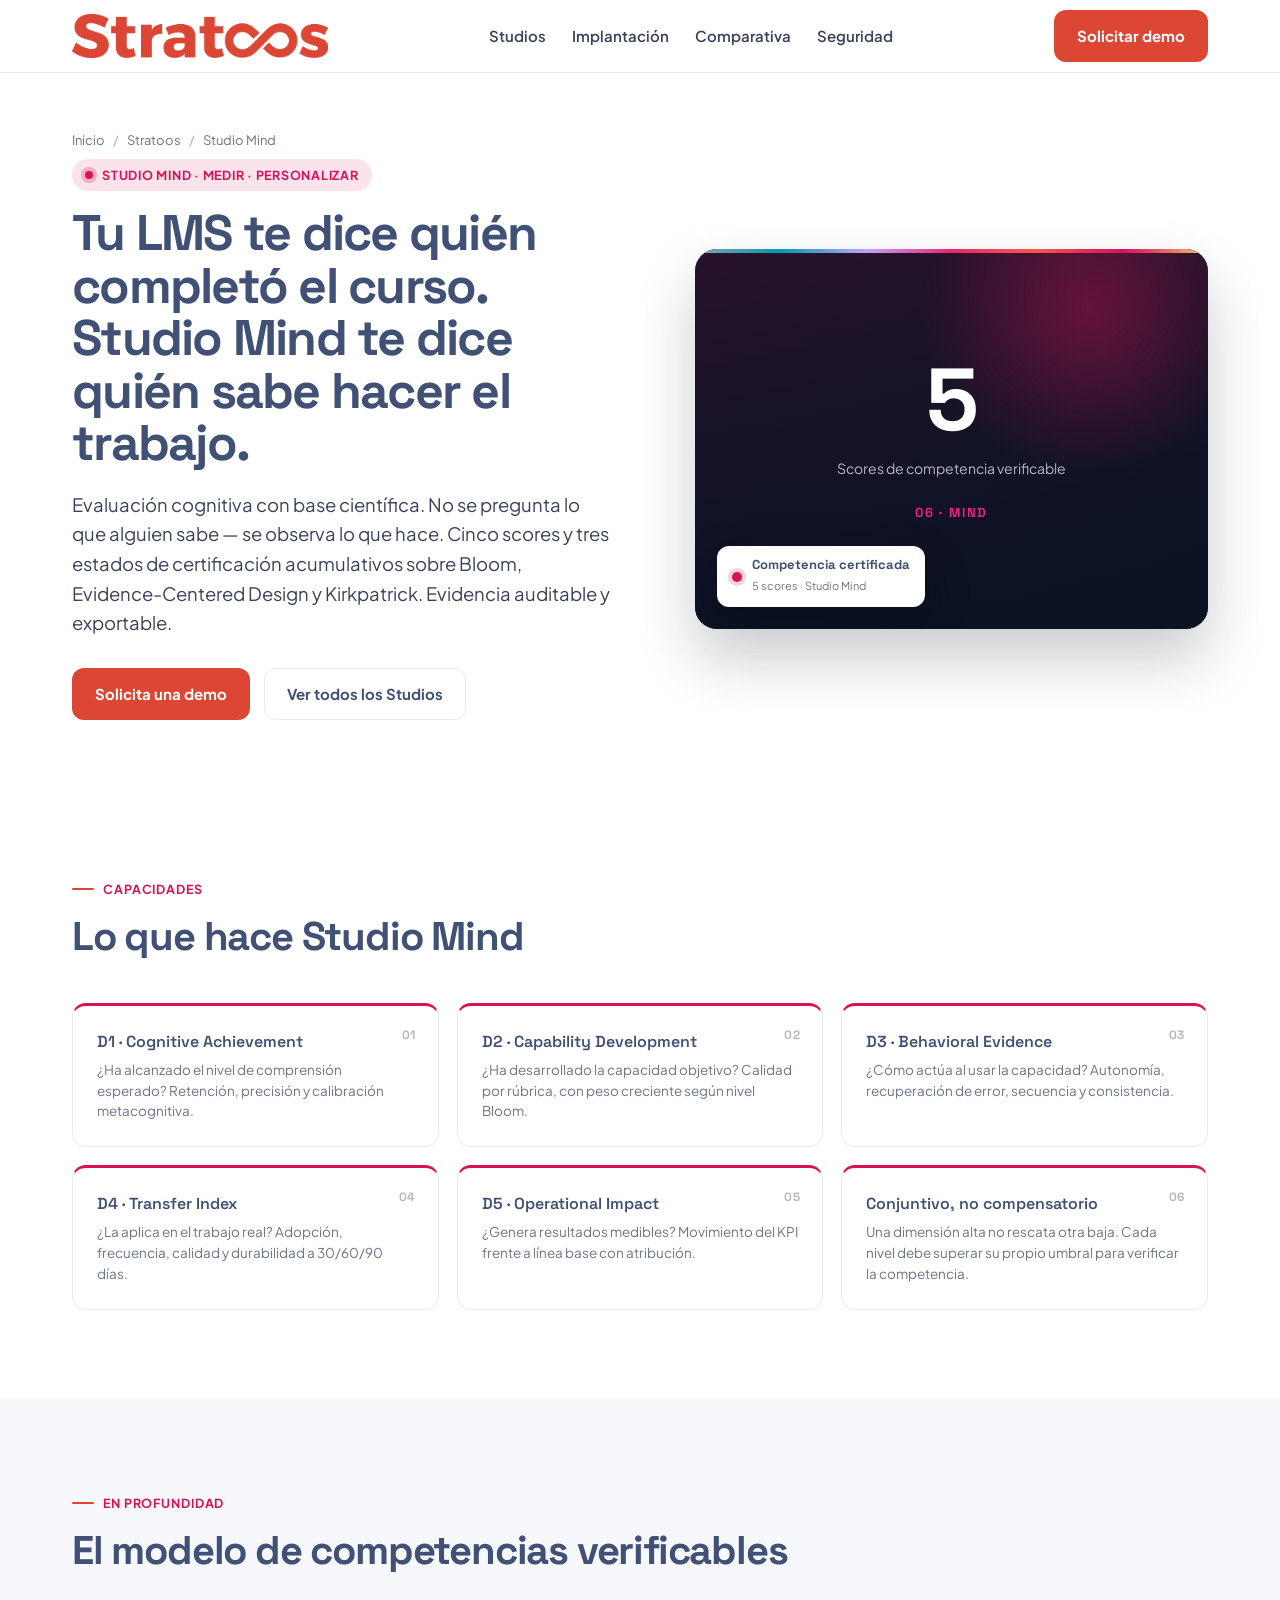
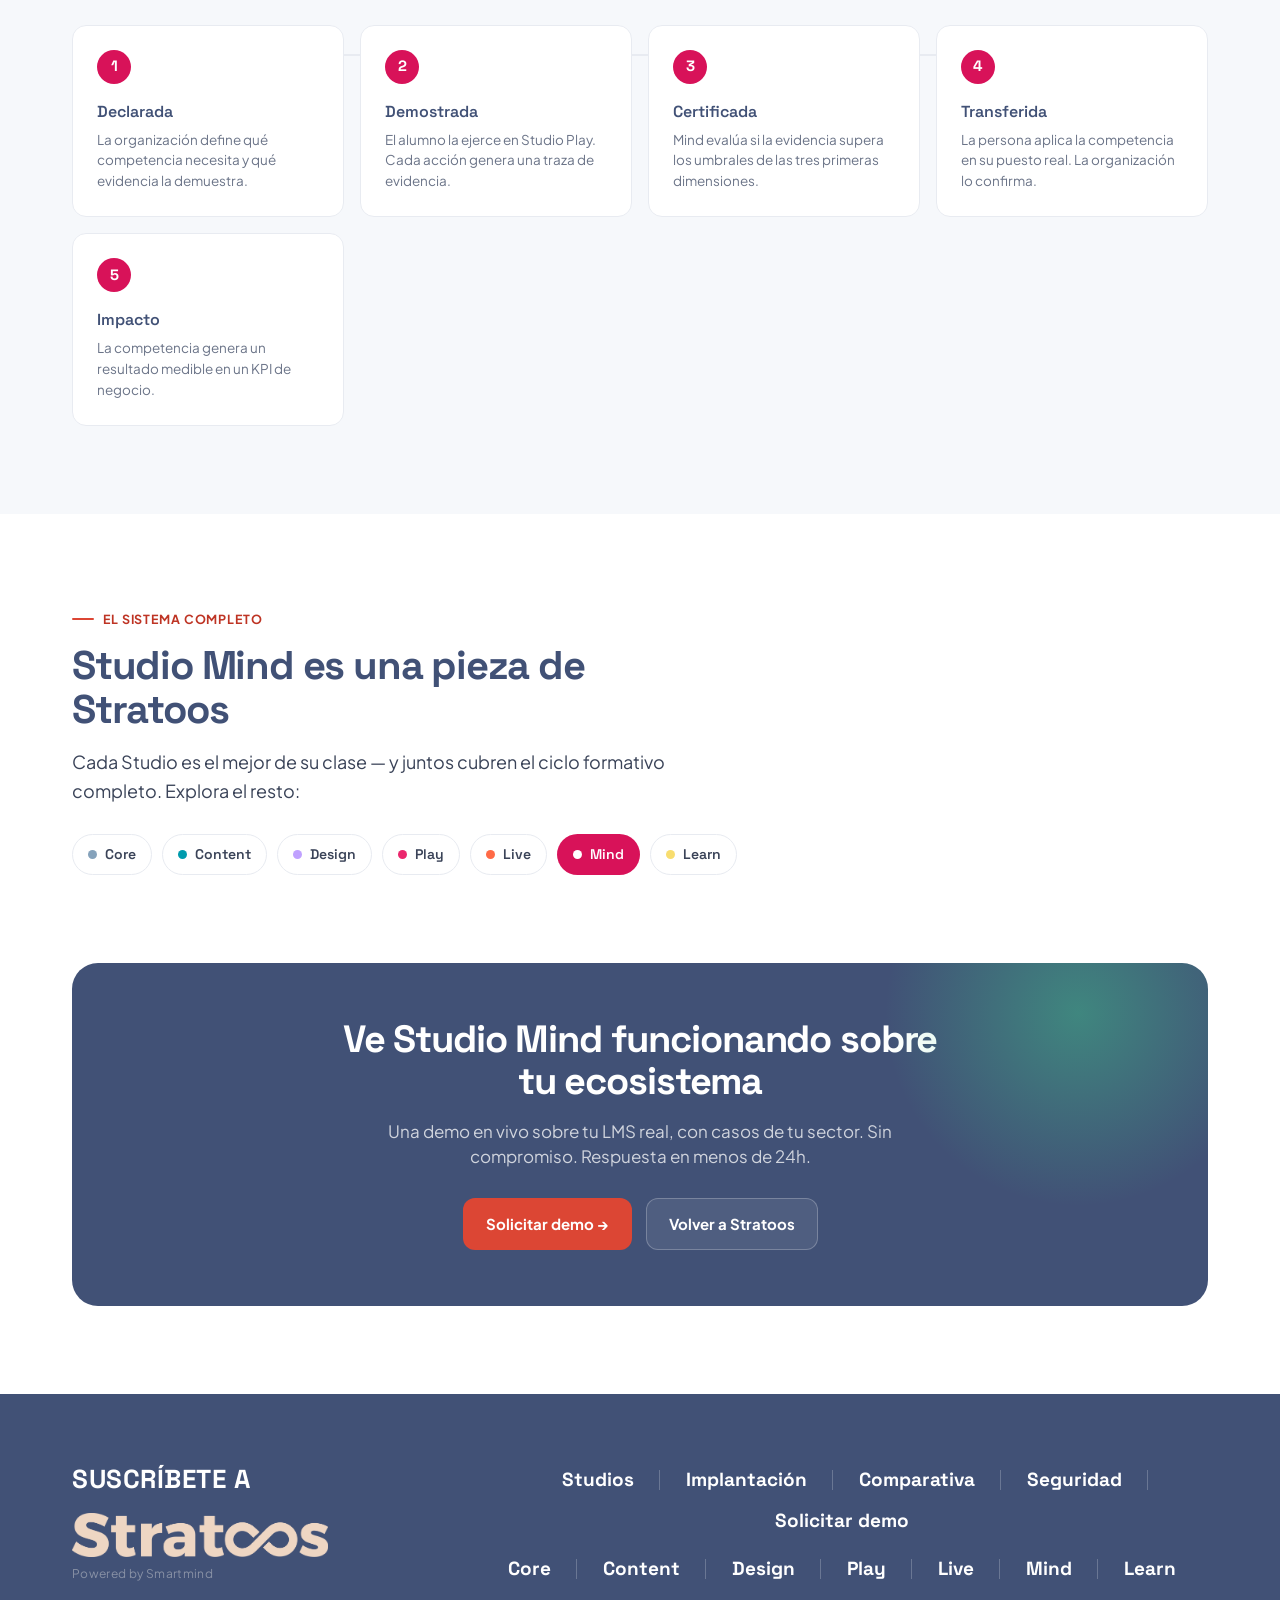
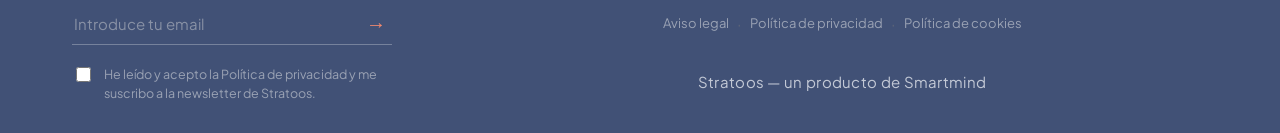
<file: studio-mind.html>
<!DOCTYPE html>
<html lang="es" data-screen-label="Studio Mind">
<head>
<meta charset="UTF-8" />
<meta name="viewport" content="width=device-width, initial-scale=1.0" />
<title>Studio Mind — Stratoos · Smartmind</title>
<meta name="description" content="Tu LMS te dice quién completó el curso. Studio Mind te dice quién sabe hacer el trabajo." />
<link rel="preconnect" href="https://fonts.googleapis.com" />
<link rel="preconnect" href="https://fonts.gstatic.com" crossorigin />
<link href="https://fonts.googleapis.com/css2?family=Space+Grotesk:wght@400;500;600;700&family=Plus+Jakarta+Sans:wght@400;500;600;700;800&display=swap" rel="stylesheet" />
<link rel="stylesheet" href="assets/tokens.css" />
<link rel="stylesheet" href="assets/site.css" />
<link rel="stylesheet" href="assets/pages.css" />
</head>
<body>
<div id="site-header" data-active="stratoos"></div>
<main>
  <section class="phero">
    <div class="wrap">
      <nav class="crumbs"><a href="index.html">Inicio</a><span class="sep">/</span><a href="index.html">Stratoos</a><span class="sep">/</span>Studio Mind</nav>
      <div class="grid" style="margin-top:8px;">
        <div>
          <span class="st-badge" style="background:color-mix(in srgb, var(--s-mind) 12%, #fff); color:var(--s-mind);"><span class="spark" style="background:var(--s-mind); box-shadow:0 0 0 4px color-mix(in srgb, var(--s-mind) 25%, transparent);"></span>Studio Mind · Medir · Personalizar</span>
          <h1 class="display">Tu LMS te dice quién completó el curso. Studio Mind te dice quién sabe hacer el trabajo.</h1>
          <p class="lede">Evaluación cognitiva con base científica. No se pregunta lo que alguien sabe — se observa lo que hace. Cinco scores y tres estados de certificación acumulativos sobre Bloom, Evidence-Centered Design y Kirkpatrick. Evidencia auditable y exportable.</p>
          <div class="cta-row">
            <a class="btn btn-primary" href="index.html#demo">Solicita una demo</a>
            <a class="btn btn-ghost" href="index.html#studios">Ver todos los Studios</a>
          </div>
        </div>
        <div class="phero-visual" style="background:linear-gradient(150deg, color-mix(in srgb, var(--s-mind) 22%, #0b1224), #0b1224);">
          <div class="photo" style="background-image:url('https://images.unsplash.com/photo-1580894732930-0babd100d356?auto=format&fit=crop&w=1200&q=65');"></div><div class="photo-fade"></div><div class="ribbon"></div>
          <div class="phero-float"><span class="dot" style="background:var(--s-mind);color:var(--s-mind);"></span><span><b>Competencia certificada</b><small>5 scores · Studio Mind</small></span></div>
          <div class="glow" style="top:-120px;right:-60px;background:radial-gradient(circle, color-mix(in srgb, var(--s-mind) 40%, transparent), transparent 65%);"></div>
          <div style="position:absolute;inset:0;display:flex;flex-direction:column;align-items:center;justify-content:center;gap:14px;">
            <div style="font-family:var(--font-display);font-weight:700;font-size:88px;line-height:1;color:#fff;letter-spacing:-0.03em;">5</div>
            <div style="font-size:14px;color:rgba(255,255,255,.7);max-width:240px;text-align:center;">Scores de competencia verificable</div>
            <div style="margin-top:10px;font-family:var(--font-display);font-weight:600;font-size:13px;letter-spacing:.14em;text-transform:uppercase;color:var(--s-mind);filter:brightness(1.6);">06 · Mind</div>
          </div>
        </div>
      </div>
    </div>
  </section>

  <section class="section">
    <div class="wrap">
      <div class="section-head">
        <span class="eyebrow" style="color:var(--s-mind);">Capacidades</span>
        <h2 class="display">Lo que hace Studio Mind</h2>
      </div>
      <div class="sec-grid"><div class="sec" style="border-top:3px solid var(--s-mind);"><h3 class="display">D1 · Cognitive Achievement</h3><p>¿Ha alcanzado el nivel de comprensión esperado? Retención, precisión y calibración metacognitiva.</p></div><div class="sec" style="border-top:3px solid var(--s-mind);"><h3 class="display">D2 · Capability Development</h3><p>¿Ha desarrollado la capacidad objetivo? Calidad por rúbrica, con peso creciente según nivel Bloom.</p></div><div class="sec" style="border-top:3px solid var(--s-mind);"><h3 class="display">D3 · Behavioral Evidence</h3><p>¿Cómo actúa al usar la capacidad? Autonomía, recuperación de error, secuencia y consistencia.</p></div><div class="sec" style="border-top:3px solid var(--s-mind);"><h3 class="display">D4 · Transfer Index</h3><p>¿La aplica en el trabajo real? Adopción, frecuencia, calidad y durabilidad a 30/60/90 días.</p></div><div class="sec" style="border-top:3px solid var(--s-mind);"><h3 class="display">D5 · Operational Impact</h3><p>¿Genera resultados medibles? Movimiento del KPI frente a línea base con atribución.</p></div><div class="sec" style="border-top:3px solid var(--s-mind);"><h3 class="display">Conjuntivo, no compensatorio</h3><p>Una dimensión alta no rescata otra baja. Cada nivel debe superar su propio umbral para verificar la competencia.</p></div></div>
    </div>
  </section>

  <section class="section wash" style="background:var(--wash);">
    <div class="wrap">
      <div class="section-head">
        <span class="eyebrow" style="color:var(--s-mind);">En profundidad</span>
        <h2 class="display">El modelo de competencias verificables</h2>
      </div>
      <div class="flow" style="grid-template-columns:repeat(4,1fr);"><div class="fstep"><div class="n" style="background:var(--s-mind);">1</div><h4 class="display">Declarada</h4><p>La organización define qué competencia necesita y qué evidencia la demuestra.</p></div><div class="fstep"><div class="n" style="background:var(--s-mind);">2</div><h4 class="display">Demostrada</h4><p>El alumno la ejerce en Studio Play. Cada acción genera una traza de evidencia.</p></div><div class="fstep"><div class="n" style="background:var(--s-mind);">3</div><h4 class="display">Certificada</h4><p>Mind evalúa si la evidencia supera los umbrales de las tres primeras dimensiones.</p></div><div class="fstep"><div class="n" style="background:var(--s-mind);">4</div><h4 class="display">Transferida</h4><p>La persona aplica la competencia en su puesto real. La organización lo confirma.</p></div><div class="fstep"><div class="n" style="background:var(--s-mind);">5</div><h4 class="display">Impacto</h4><p>La competencia genera un resultado medible en un KPI de negocio.</p></div></div>
    </div>
  </section>

  <section class="section">
    <div class="wrap">
      <div class="section-head" style="max-width:640px;">
        <span class="eyebrow">El sistema completo</span>
        <h2 class="display">Studio Mind es una pieza de Stratoos</h2>
        <p>Cada Studio es el mejor de su clase — y juntos cubren el ciclo formativo completo. Explora el resto:</p>
      </div>
      <div style="display:flex;flex-wrap:wrap;gap:10px;margin-top:28px;"><a href="studio-core.html" style="display:inline-flex;align-items:center;gap:8px;padding:9px 15px;border-radius:999px;border:1px solid var(--line);background:#fff;color:var(--ink-2);font-weight:600;font-size:14px;font-family:var(--font-display);"><span style="width:9px;height:9px;border-radius:50%;background:var(--s-core);"></span>Core</a><a href="studio-content.html" style="display:inline-flex;align-items:center;gap:8px;padding:9px 15px;border-radius:999px;border:1px solid var(--line);background:#fff;color:var(--ink-2);font-weight:600;font-size:14px;font-family:var(--font-display);"><span style="width:9px;height:9px;border-radius:50%;background:var(--s-content);"></span>Content</a><a href="studio-design.html" style="display:inline-flex;align-items:center;gap:8px;padding:9px 15px;border-radius:999px;border:1px solid var(--line);background:#fff;color:var(--ink-2);font-weight:600;font-size:14px;font-family:var(--font-display);"><span style="width:9px;height:9px;border-radius:50%;background:var(--s-design);"></span>Design</a><a href="studio-play.html" style="display:inline-flex;align-items:center;gap:8px;padding:9px 15px;border-radius:999px;border:1px solid var(--line);background:#fff;color:var(--ink-2);font-weight:600;font-size:14px;font-family:var(--font-display);"><span style="width:9px;height:9px;border-radius:50%;background:var(--s-play);"></span>Play</a><a href="studio-live.html" style="display:inline-flex;align-items:center;gap:8px;padding:9px 15px;border-radius:999px;border:1px solid var(--line);background:#fff;color:var(--ink-2);font-weight:600;font-size:14px;font-family:var(--font-display);"><span style="width:9px;height:9px;border-radius:50%;background:var(--s-live);"></span>Live</a><a href="studio-mind.html" style="display:inline-flex;align-items:center;gap:8px;padding:9px 15px;border-radius:999px;border:1px solid transparent;background:var(--s-mind);color:#fff;font-weight:600;font-size:14px;font-family:var(--font-display);"><span style="width:9px;height:9px;border-radius:50%;background:#fff;"></span>Mind</a><a href="studio-learn.html" style="display:inline-flex;align-items:center;gap:8px;padding:9px 15px;border-radius:999px;border:1px solid var(--line);background:#fff;color:var(--ink-2);font-weight:600;font-size:14px;font-family:var(--font-display);"><span style="width:9px;height:9px;border-radius:50%;background:var(--s-learn);"></span>Learn</a></div>
    </div>
  </section>

  <section class="section" style="padding-top:0;">
    <div class="wrap">
      <div class="cta-band">
        <div class="glow"></div>
        <h2 class="display">Ve Studio Mind funcionando sobre tu ecosistema</h2>
        <p>Una demo en vivo sobre tu LMS real, con casos de tu sector. Sin compromiso. Respuesta en menos de 24h.</p>
        <div class="cta-row">
          <a class="btn btn-primary" href="index.html#demo">Solicitar demo →</a>
          <a class="btn btn-ghost-dark" href="index.html">Volver a Stratoos</a>
        </div>
      </div>
    </div>
  </section>
</main>
<div id="site-footer"></div>
<script src="assets/partials.js"></script>
</body>
</html>
</file>
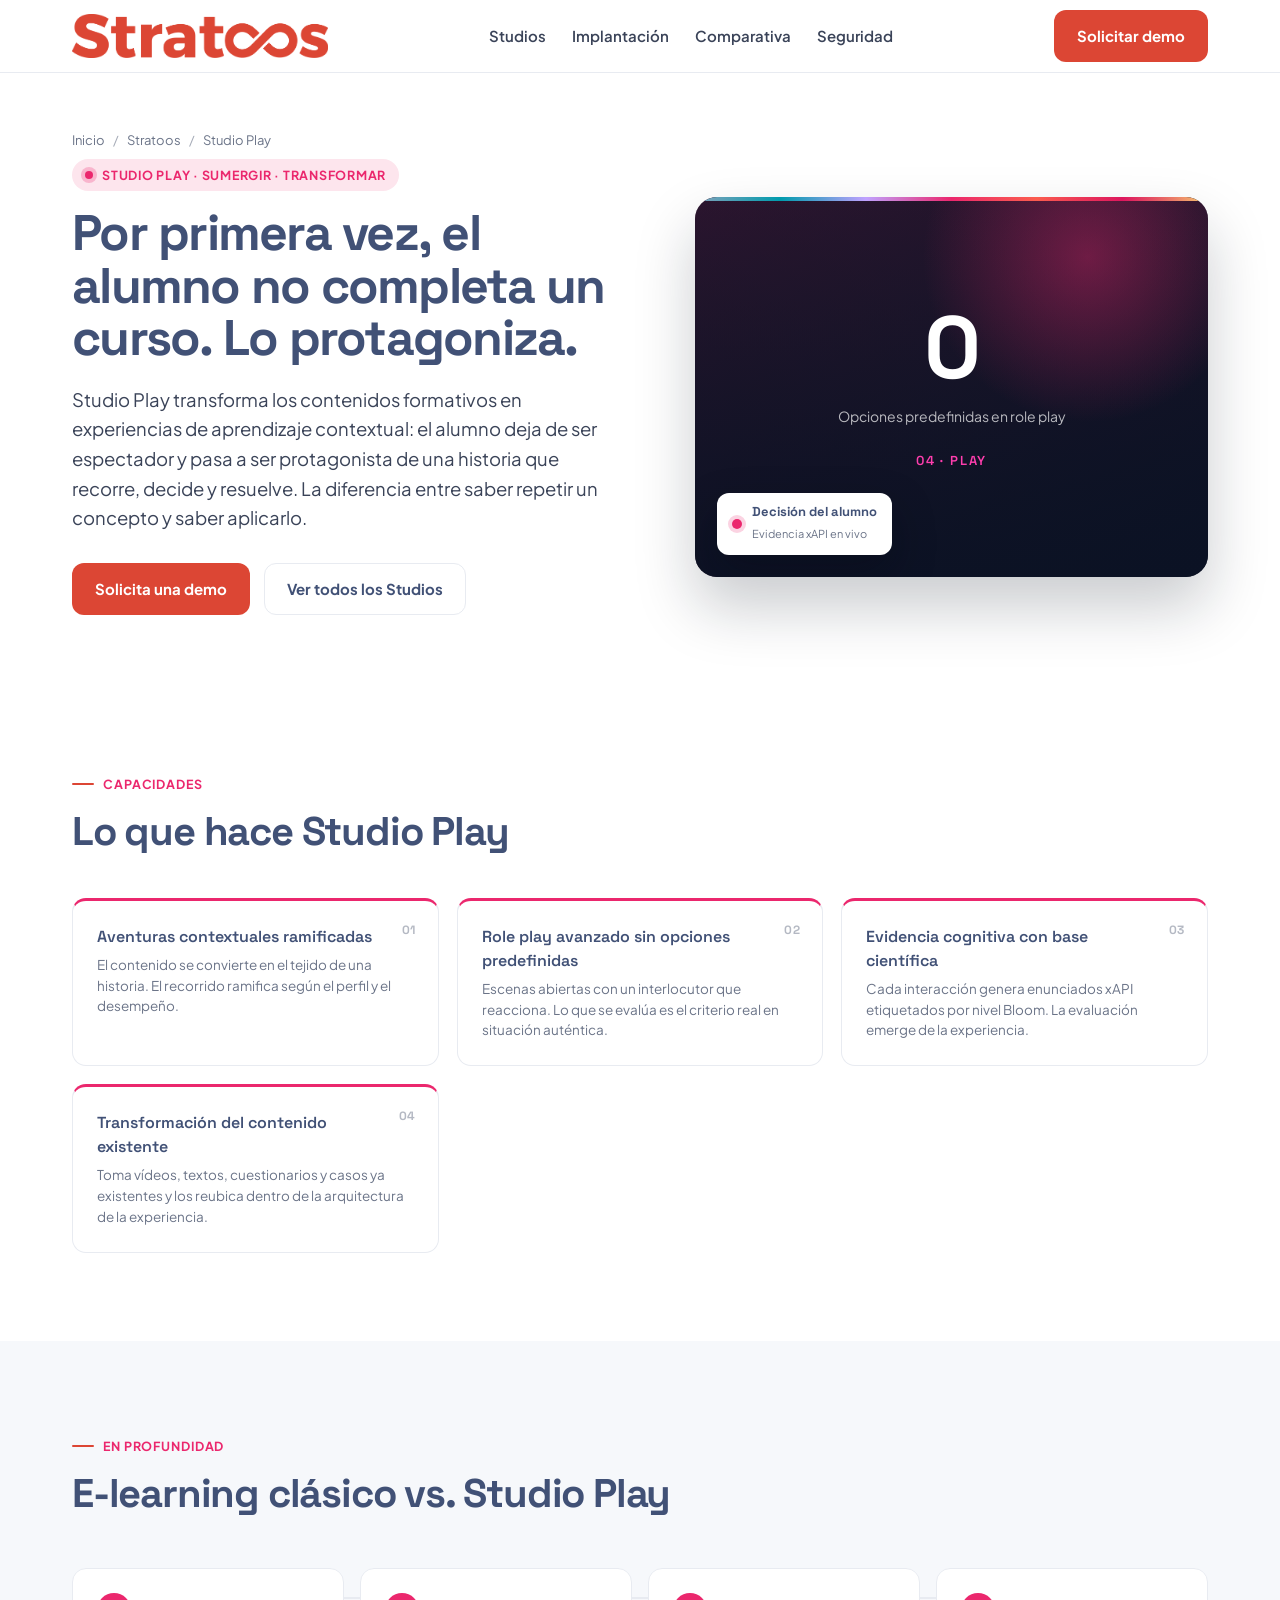
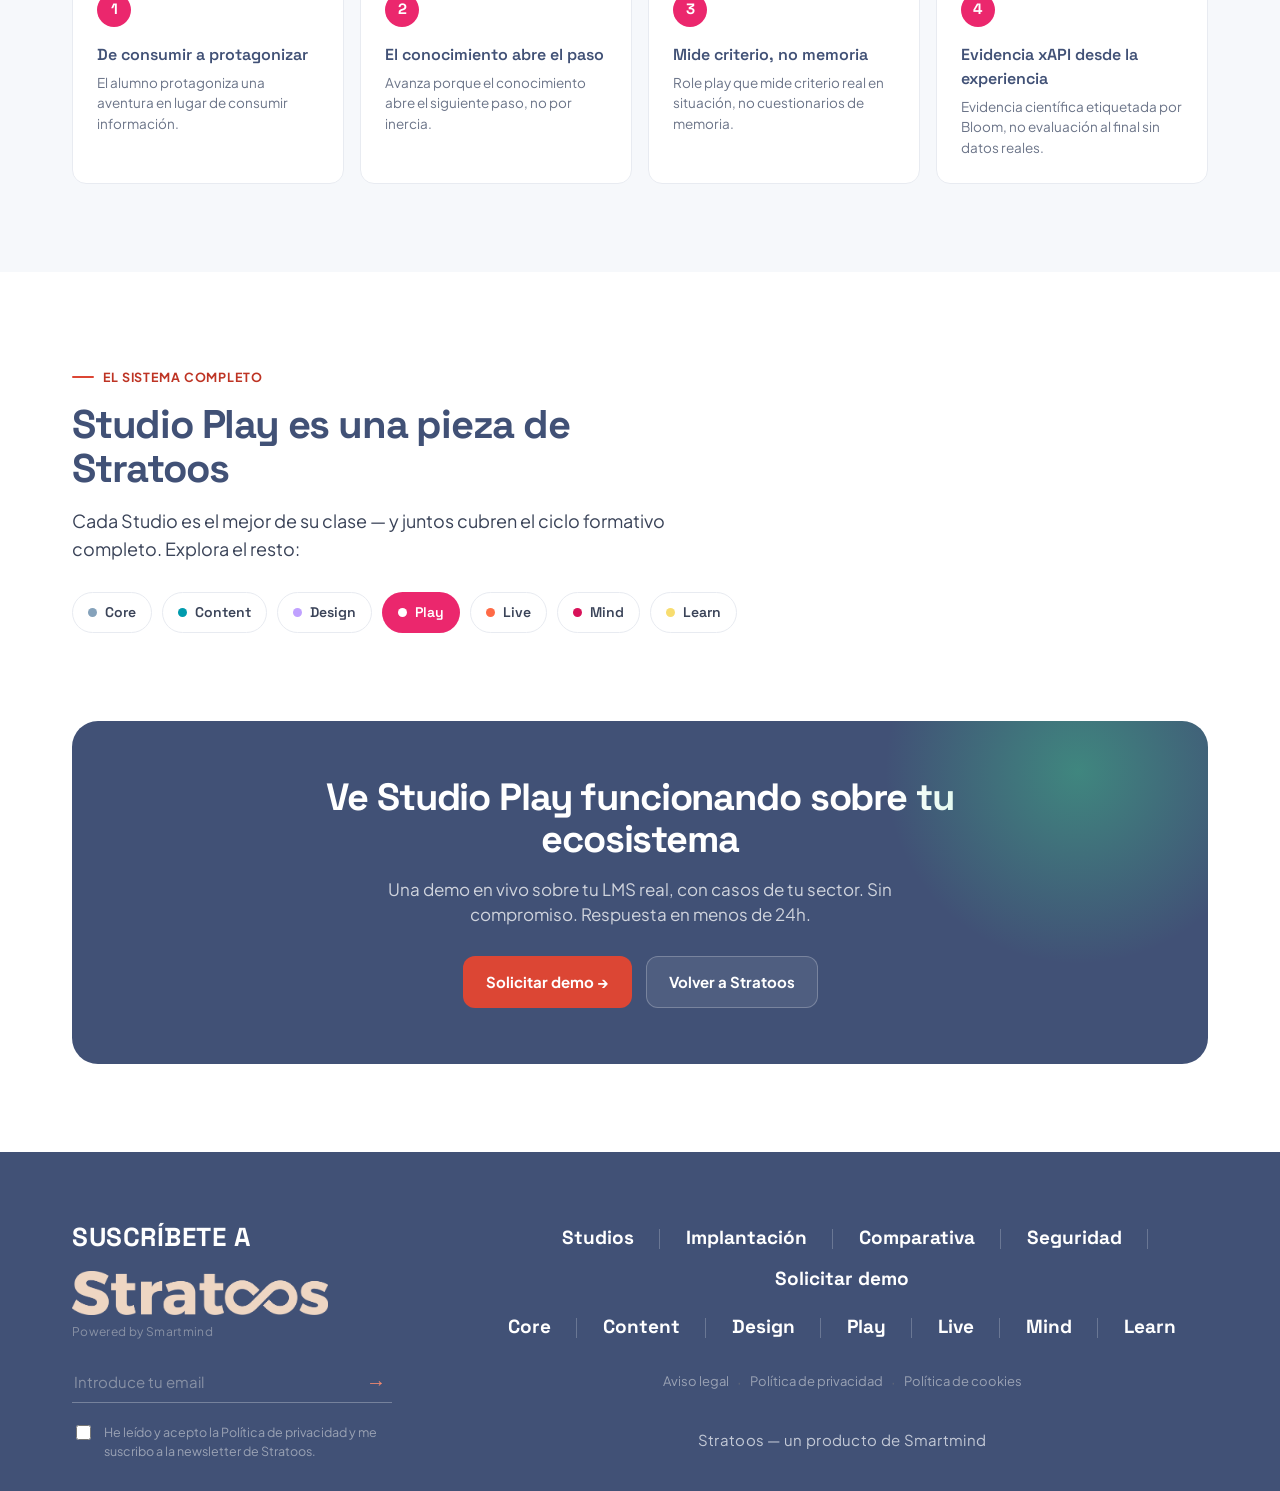
<file: studio-play.html>
<!DOCTYPE html>
<html lang="es" data-screen-label="Studio Play">
<head>
<meta charset="UTF-8" />
<meta name="viewport" content="width=device-width, initial-scale=1.0" />
<title>Studio Play — Stratoos · Smartmind</title>
<meta name="description" content="Por primera vez, el alumno no completa un curso. Lo protagoniza." />
<link rel="preconnect" href="https://fonts.googleapis.com" />
<link rel="preconnect" href="https://fonts.gstatic.com" crossorigin />
<link href="https://fonts.googleapis.com/css2?family=Space+Grotesk:wght@400;500;600;700&family=Plus+Jakarta+Sans:wght@400;500;600;700;800&display=swap" rel="stylesheet" />
<link rel="stylesheet" href="assets/tokens.css" />
<link rel="stylesheet" href="assets/site.css" />
<link rel="stylesheet" href="assets/pages.css" />
</head>
<body>
<div id="site-header" data-active="stratoos"></div>
<main>
  <section class="phero">
    <div class="wrap">
      <nav class="crumbs"><a href="index.html">Inicio</a><span class="sep">/</span><a href="index.html">Stratoos</a><span class="sep">/</span>Studio Play</nav>
      <div class="grid" style="margin-top:8px;">
        <div>
          <span class="st-badge" style="background:color-mix(in srgb, var(--s-play) 12%, #fff); color:var(--s-play);"><span class="spark" style="background:var(--s-play); box-shadow:0 0 0 4px color-mix(in srgb, var(--s-play) 25%, transparent);"></span>Studio Play · Sumergir · Transformar</span>
          <h1 class="display">Por primera vez, el alumno no completa un curso. Lo protagoniza.</h1>
          <p class="lede">Studio Play transforma los contenidos formativos en experiencias de aprendizaje contextual: el alumno deja de ser espectador y pasa a ser protagonista de una historia que recorre, decide y resuelve. La diferencia entre saber repetir un concepto y saber aplicarlo.</p>
          <div class="cta-row">
            <a class="btn btn-primary" href="index.html#demo">Solicita una demo</a>
            <a class="btn btn-ghost" href="index.html#studios">Ver todos los Studios</a>
          </div>
        </div>
        <div class="phero-visual" style="background:linear-gradient(150deg, color-mix(in srgb, var(--s-play) 22%, #0b1224), #0b1224);">
          <div class="photo" style="background-image:url('https://images.unsplash.com/photo-1550439062-609e1531270e?auto=format&fit=crop&w=1200&q=65');"></div><div class="photo-fade"></div><div class="ribbon"></div>
          <div class="phero-float"><span class="dot" style="background:var(--s-play);color:var(--s-play);"></span><span><b>Decisión del alumno</b><small>Evidencia xAPI en vivo</small></span></div>
          <div class="glow" style="top:-120px;right:-60px;background:radial-gradient(circle, color-mix(in srgb, var(--s-play) 40%, transparent), transparent 65%);"></div>
          <div style="position:absolute;inset:0;display:flex;flex-direction:column;align-items:center;justify-content:center;gap:14px;">
            <div style="font-family:var(--font-display);font-weight:700;font-size:88px;line-height:1;color:#fff;letter-spacing:-0.03em;">0</div>
            <div style="font-size:14px;color:rgba(255,255,255,.7);max-width:240px;text-align:center;">Opciones predefinidas en role play</div>
            <div style="margin-top:10px;font-family:var(--font-display);font-weight:600;font-size:13px;letter-spacing:.14em;text-transform:uppercase;color:var(--s-play);filter:brightness(1.6);">04 · Play</div>
          </div>
        </div>
      </div>
    </div>
  </section>

  <section class="section">
    <div class="wrap">
      <div class="section-head">
        <span class="eyebrow" style="color:var(--s-play);">Capacidades</span>
        <h2 class="display">Lo que hace Studio Play</h2>
      </div>
      <div class="sec-grid"><div class="sec" style="border-top:3px solid var(--s-play);"><h3 class="display">Aventuras contextuales ramificadas</h3><p>El contenido se convierte en el tejido de una historia. El recorrido ramifica según el perfil y el desempeño.</p></div><div class="sec" style="border-top:3px solid var(--s-play);"><h3 class="display">Role play avanzado sin opciones predefinidas</h3><p>Escenas abiertas con un interlocutor que reacciona. Lo que se evalúa es el criterio real en situación auténtica.</p></div><div class="sec" style="border-top:3px solid var(--s-play);"><h3 class="display">Evidencia cognitiva con base científica</h3><p>Cada interacción genera enunciados xAPI etiquetados por nivel Bloom. La evaluación emerge de la experiencia.</p></div><div class="sec" style="border-top:3px solid var(--s-play);"><h3 class="display">Transformación del contenido existente</h3><p>Toma vídeos, textos, cuestionarios y casos ya existentes y los reubica dentro de la arquitectura de la experiencia.</p></div></div>
    </div>
  </section>

  <section class="section wash" style="background:var(--wash);">
    <div class="wrap">
      <div class="section-head">
        <span class="eyebrow" style="color:var(--s-play);">En profundidad</span>
        <h2 class="display">E-learning clásico vs. Studio Play</h2>
      </div>
      <div class="flow" style="grid-template-columns:repeat(4,1fr);"><div class="fstep"><div class="n" style="background:var(--s-play);">1</div><h4 class="display">De consumir a protagonizar</h4><p>El alumno protagoniza una aventura en lugar de consumir información.</p></div><div class="fstep"><div class="n" style="background:var(--s-play);">2</div><h4 class="display">El conocimiento abre el paso</h4><p>Avanza porque el conocimiento abre el siguiente paso, no por inercia.</p></div><div class="fstep"><div class="n" style="background:var(--s-play);">3</div><h4 class="display">Mide criterio, no memoria</h4><p>Role play que mide criterio real en situación, no cuestionarios de memoria.</p></div><div class="fstep"><div class="n" style="background:var(--s-play);">4</div><h4 class="display">Evidencia xAPI desde la experiencia</h4><p>Evidencia científica etiquetada por Bloom, no evaluación al final sin datos reales.</p></div></div>
    </div>
  </section>

  <section class="section">
    <div class="wrap">
      <div class="section-head" style="max-width:640px;">
        <span class="eyebrow">El sistema completo</span>
        <h2 class="display">Studio Play es una pieza de Stratoos</h2>
        <p>Cada Studio es el mejor de su clase — y juntos cubren el ciclo formativo completo. Explora el resto:</p>
      </div>
      <div style="display:flex;flex-wrap:wrap;gap:10px;margin-top:28px;"><a href="studio-core.html" style="display:inline-flex;align-items:center;gap:8px;padding:9px 15px;border-radius:999px;border:1px solid var(--line);background:#fff;color:var(--ink-2);font-weight:600;font-size:14px;font-family:var(--font-display);"><span style="width:9px;height:9px;border-radius:50%;background:var(--s-core);"></span>Core</a><a href="studio-content.html" style="display:inline-flex;align-items:center;gap:8px;padding:9px 15px;border-radius:999px;border:1px solid var(--line);background:#fff;color:var(--ink-2);font-weight:600;font-size:14px;font-family:var(--font-display);"><span style="width:9px;height:9px;border-radius:50%;background:var(--s-content);"></span>Content</a><a href="studio-design.html" style="display:inline-flex;align-items:center;gap:8px;padding:9px 15px;border-radius:999px;border:1px solid var(--line);background:#fff;color:var(--ink-2);font-weight:600;font-size:14px;font-family:var(--font-display);"><span style="width:9px;height:9px;border-radius:50%;background:var(--s-design);"></span>Design</a><a href="studio-play.html" style="display:inline-flex;align-items:center;gap:8px;padding:9px 15px;border-radius:999px;border:1px solid transparent;background:var(--s-play);color:#fff;font-weight:600;font-size:14px;font-family:var(--font-display);"><span style="width:9px;height:9px;border-radius:50%;background:#fff;"></span>Play</a><a href="studio-live.html" style="display:inline-flex;align-items:center;gap:8px;padding:9px 15px;border-radius:999px;border:1px solid var(--line);background:#fff;color:var(--ink-2);font-weight:600;font-size:14px;font-family:var(--font-display);"><span style="width:9px;height:9px;border-radius:50%;background:var(--s-live);"></span>Live</a><a href="studio-mind.html" style="display:inline-flex;align-items:center;gap:8px;padding:9px 15px;border-radius:999px;border:1px solid var(--line);background:#fff;color:var(--ink-2);font-weight:600;font-size:14px;font-family:var(--font-display);"><span style="width:9px;height:9px;border-radius:50%;background:var(--s-mind);"></span>Mind</a><a href="studio-learn.html" style="display:inline-flex;align-items:center;gap:8px;padding:9px 15px;border-radius:999px;border:1px solid var(--line);background:#fff;color:var(--ink-2);font-weight:600;font-size:14px;font-family:var(--font-display);"><span style="width:9px;height:9px;border-radius:50%;background:var(--s-learn);"></span>Learn</a></div>
    </div>
  </section>

  <section class="section" style="padding-top:0;">
    <div class="wrap">
      <div class="cta-band">
        <div class="glow"></div>
        <h2 class="display">Ve Studio Play funcionando sobre tu ecosistema</h2>
        <p>Una demo en vivo sobre tu LMS real, con casos de tu sector. Sin compromiso. Respuesta en menos de 24h.</p>
        <div class="cta-row">
          <a class="btn btn-primary" href="index.html#demo">Solicitar demo →</a>
          <a class="btn btn-ghost-dark" href="index.html">Volver a Stratoos</a>
        </div>
      </div>
    </div>
  </section>
</main>
<div id="site-footer"></div>
<script src="assets/partials.js"></script>
</body>
</html>
</file>
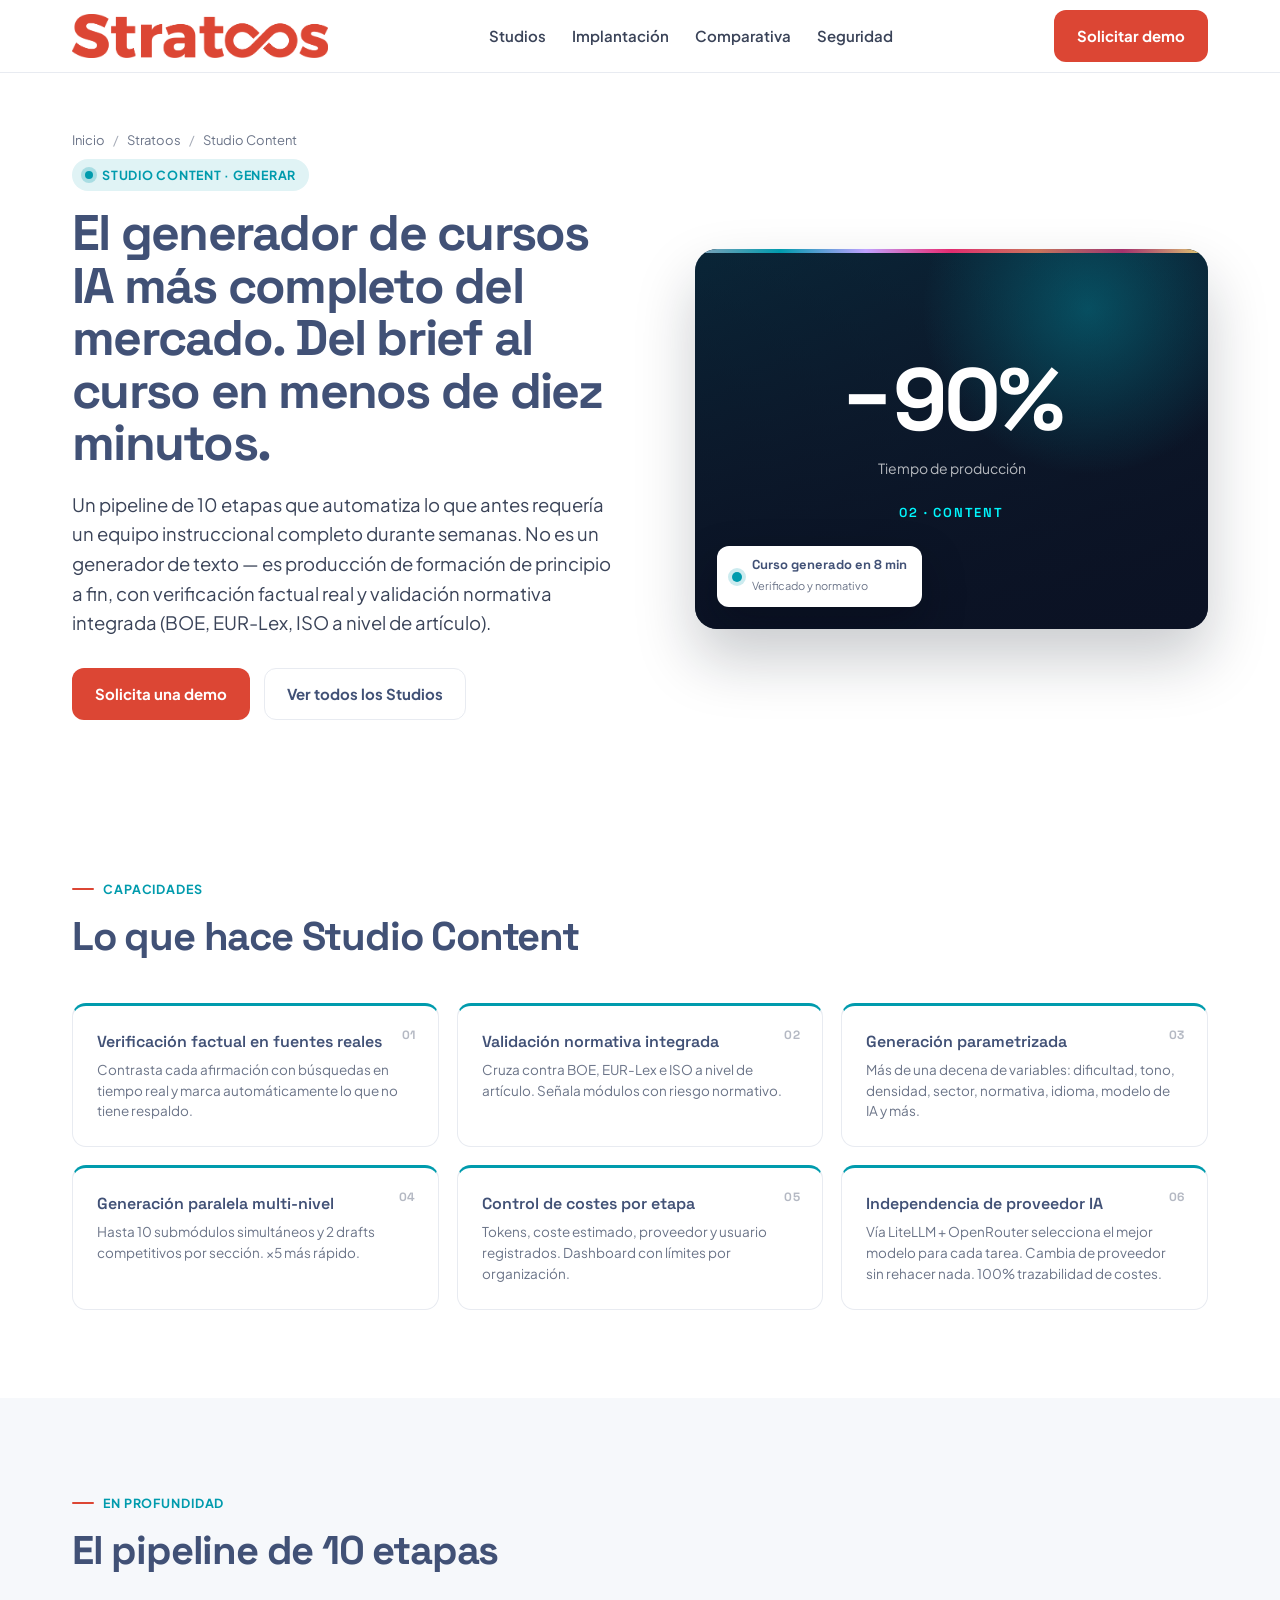
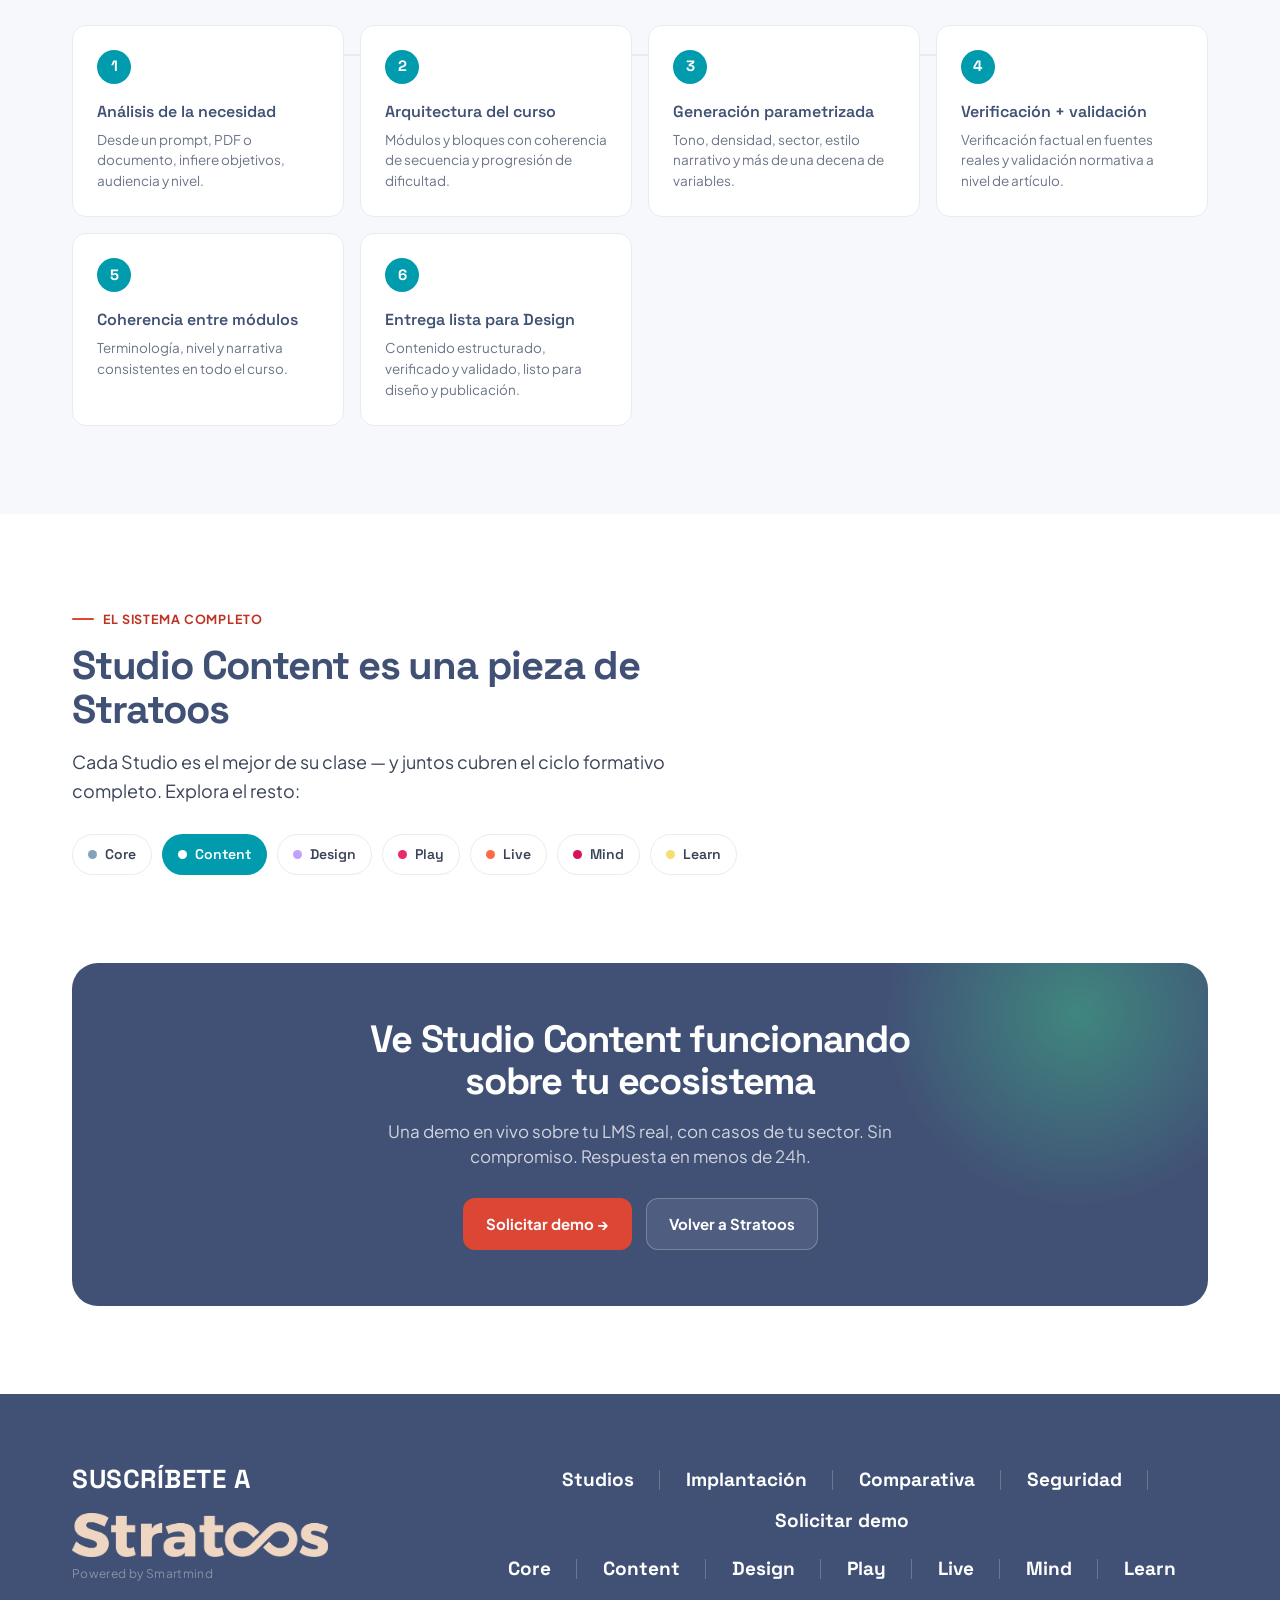
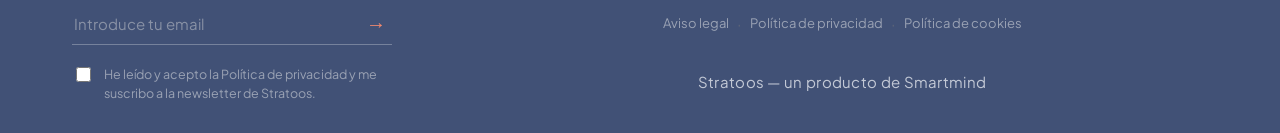
<file: WEB SOCIALBREAK (3)/stratoos-web/studio-content.html>
<!DOCTYPE html>
<html lang="es" data-screen-label="Studio Content">
<head>
<meta charset="UTF-8" />
<meta name="viewport" content="width=device-width, initial-scale=1.0" />
<title>Studio Content — Stratoos · Smartmind</title>
<meta name="description" content="El generador de cursos IA más completo del mercado. Del brief al curso en menos de diez minutos." />
<link rel="preconnect" href="https://fonts.googleapis.com" />
<link rel="preconnect" href="https://fonts.gstatic.com" crossorigin />
<link href="https://fonts.googleapis.com/css2?family=Space+Grotesk:wght@400;500;600;700&family=Plus+Jakarta+Sans:wght@400;500;600;700;800&display=swap" rel="stylesheet" />
<link rel="stylesheet" href="assets/tokens.css" />
<link rel="stylesheet" href="assets/site.css" />
<link rel="stylesheet" href="assets/pages.css" />
</head>
<body>
<div id="site-header" data-active="stratoos"></div>
<main>
  <section class="phero">
    <div class="wrap">
      <nav class="crumbs"><a href="index.html">Inicio</a><span class="sep">/</span><a href="index.html">Stratoos</a><span class="sep">/</span>Studio Content</nav>
      <div class="grid" style="margin-top:8px;">
        <div>
          <span class="st-badge" style="background:color-mix(in srgb, var(--s-content) 12%, #fff); color:var(--s-content);"><span class="spark" style="background:var(--s-content); box-shadow:0 0 0 4px color-mix(in srgb, var(--s-content) 25%, transparent);"></span>Studio Content · Generar</span>
          <h1 class="display">El generador de cursos IA más completo del mercado. Del brief al curso en menos de diez minutos.</h1>
          <p class="lede">Un pipeline de 10 etapas que automatiza lo que antes requería un equipo instruccional completo durante semanas. No es un generador de texto — es producción de formación de principio a fin, con verificación factual real y validación normativa integrada (BOE, EUR-Lex, ISO a nivel de artículo).</p>
          <div class="cta-row">
            <a class="btn btn-primary" href="index.html#demo">Solicita una demo</a>
            <a class="btn btn-ghost" href="index.html#studios">Ver todos los Studios</a>
          </div>
        </div>
        <div class="phero-visual" style="background:linear-gradient(150deg, color-mix(in srgb, var(--s-content) 22%, #0b1224), #0b1224);">
          <div class="photo" style="background-image:url('https://images.unsplash.com/photo-1455390582262-044cdead277a?auto=format&fit=crop&w=1200&q=65');"></div><div class="photo-fade"></div><div class="ribbon"></div>
          <div class="phero-float"><span class="dot" style="background:var(--s-content);color:var(--s-content);"></span><span><b>Curso generado en 8 min</b><small>Verificado y normativo</small></span></div>
          <div class="glow" style="top:-120px;right:-60px;background:radial-gradient(circle, color-mix(in srgb, var(--s-content) 40%, transparent), transparent 65%);"></div>
          <div style="position:absolute;inset:0;display:flex;flex-direction:column;align-items:center;justify-content:center;gap:14px;">
            <div style="font-family:var(--font-display);font-weight:700;font-size:88px;line-height:1;color:#fff;letter-spacing:-0.03em;">−90%</div>
            <div style="font-size:14px;color:rgba(255,255,255,.7);max-width:240px;text-align:center;">Tiempo de producción</div>
            <div style="margin-top:10px;font-family:var(--font-display);font-weight:600;font-size:13px;letter-spacing:.14em;text-transform:uppercase;color:var(--s-content);filter:brightness(1.6);">02 · Content</div>
          </div>
        </div>
      </div>
    </div>
  </section>

  <section class="section">
    <div class="wrap">
      <div class="section-head">
        <span class="eyebrow" style="color:var(--s-content);">Capacidades</span>
        <h2 class="display">Lo que hace Studio Content</h2>
      </div>
      <div class="sec-grid"><div class="sec" style="border-top:3px solid var(--s-content);"><h3 class="display">Verificación factual en fuentes reales</h3><p>Contrasta cada afirmación con búsquedas en tiempo real y marca automáticamente lo que no tiene respaldo.</p></div><div class="sec" style="border-top:3px solid var(--s-content);"><h3 class="display">Validación normativa integrada</h3><p>Cruza contra BOE, EUR-Lex e ISO a nivel de artículo. Señala módulos con riesgo normativo.</p></div><div class="sec" style="border-top:3px solid var(--s-content);"><h3 class="display">Generación parametrizada</h3><p>Más de una decena de variables: dificultad, tono, densidad, sector, normativa, idioma, modelo de IA y más.</p></div><div class="sec" style="border-top:3px solid var(--s-content);"><h3 class="display">Generación paralela multi-nivel</h3><p>Hasta 10 submódulos simultáneos y 2 drafts competitivos por sección. ×5 más rápido.</p></div><div class="sec" style="border-top:3px solid var(--s-content);"><h3 class="display">Control de costes por etapa</h3><p>Tokens, coste estimado, proveedor y usuario registrados. Dashboard con límites por organización.</p></div><div class="sec" style="border-top:3px solid var(--s-content);"><h3 class="display">Independencia de proveedor IA</h3><p>Vía LiteLLM + OpenRouter selecciona el mejor modelo para cada tarea. Cambia de proveedor sin rehacer nada. 100% trazabilidad de costes.</p></div></div>
    </div>
  </section>

  <section class="section wash" style="background:var(--wash);">
    <div class="wrap">
      <div class="section-head">
        <span class="eyebrow" style="color:var(--s-content);">En profundidad</span>
        <h2 class="display">El pipeline de 10 etapas</h2>
      </div>
      <div class="flow" style="grid-template-columns:repeat(4,1fr);"><div class="fstep"><div class="n" style="background:var(--s-content);">1</div><h4 class="display">Análisis de la necesidad</h4><p>Desde un prompt, PDF o documento, infiere objetivos, audiencia y nivel.</p></div><div class="fstep"><div class="n" style="background:var(--s-content);">2</div><h4 class="display">Arquitectura del curso</h4><p>Módulos y bloques con coherencia de secuencia y progresión de dificultad.</p></div><div class="fstep"><div class="n" style="background:var(--s-content);">3</div><h4 class="display">Generación parametrizada</h4><p>Tono, densidad, sector, estilo narrativo y más de una decena de variables.</p></div><div class="fstep"><div class="n" style="background:var(--s-content);">4</div><h4 class="display">Verificación + validación</h4><p>Verificación factual en fuentes reales y validación normativa a nivel de artículo.</p></div><div class="fstep"><div class="n" style="background:var(--s-content);">5</div><h4 class="display">Coherencia entre módulos</h4><p>Terminología, nivel y narrativa consistentes en todo el curso.</p></div><div class="fstep"><div class="n" style="background:var(--s-content);">6</div><h4 class="display">Entrega lista para Design</h4><p>Contenido estructurado, verificado y validado, listo para diseño y publicación.</p></div></div>
    </div>
  </section>

  <section class="section">
    <div class="wrap">
      <div class="section-head" style="max-width:640px;">
        <span class="eyebrow">El sistema completo</span>
        <h2 class="display">Studio Content es una pieza de Stratoos</h2>
        <p>Cada Studio es el mejor de su clase — y juntos cubren el ciclo formativo completo. Explora el resto:</p>
      </div>
      <div style="display:flex;flex-wrap:wrap;gap:10px;margin-top:28px;"><a href="studio-core.html" style="display:inline-flex;align-items:center;gap:8px;padding:9px 15px;border-radius:999px;border:1px solid var(--line);background:#fff;color:var(--ink-2);font-weight:600;font-size:14px;font-family:var(--font-display);"><span style="width:9px;height:9px;border-radius:50%;background:var(--s-core);"></span>Core</a><a href="studio-content.html" style="display:inline-flex;align-items:center;gap:8px;padding:9px 15px;border-radius:999px;border:1px solid transparent;background:var(--s-content);color:#fff;font-weight:600;font-size:14px;font-family:var(--font-display);"><span style="width:9px;height:9px;border-radius:50%;background:#fff;"></span>Content</a><a href="studio-design.html" style="display:inline-flex;align-items:center;gap:8px;padding:9px 15px;border-radius:999px;border:1px solid var(--line);background:#fff;color:var(--ink-2);font-weight:600;font-size:14px;font-family:var(--font-display);"><span style="width:9px;height:9px;border-radius:50%;background:var(--s-design);"></span>Design</a><a href="studio-play.html" style="display:inline-flex;align-items:center;gap:8px;padding:9px 15px;border-radius:999px;border:1px solid var(--line);background:#fff;color:var(--ink-2);font-weight:600;font-size:14px;font-family:var(--font-display);"><span style="width:9px;height:9px;border-radius:50%;background:var(--s-play);"></span>Play</a><a href="studio-live.html" style="display:inline-flex;align-items:center;gap:8px;padding:9px 15px;border-radius:999px;border:1px solid var(--line);background:#fff;color:var(--ink-2);font-weight:600;font-size:14px;font-family:var(--font-display);"><span style="width:9px;height:9px;border-radius:50%;background:var(--s-live);"></span>Live</a><a href="studio-mind.html" style="display:inline-flex;align-items:center;gap:8px;padding:9px 15px;border-radius:999px;border:1px solid var(--line);background:#fff;color:var(--ink-2);font-weight:600;font-size:14px;font-family:var(--font-display);"><span style="width:9px;height:9px;border-radius:50%;background:var(--s-mind);"></span>Mind</a><a href="studio-learn.html" style="display:inline-flex;align-items:center;gap:8px;padding:9px 15px;border-radius:999px;border:1px solid var(--line);background:#fff;color:var(--ink-2);font-weight:600;font-size:14px;font-family:var(--font-display);"><span style="width:9px;height:9px;border-radius:50%;background:var(--s-learn);"></span>Learn</a></div>
    </div>
  </section>

  <section class="section" style="padding-top:0;">
    <div class="wrap">
      <div class="cta-band">
        <div class="glow"></div>
        <h2 class="display">Ve Studio Content funcionando sobre tu ecosistema</h2>
        <p>Una demo en vivo sobre tu LMS real, con casos de tu sector. Sin compromiso. Respuesta en menos de 24h.</p>
        <div class="cta-row">
          <a class="btn btn-primary" href="index.html#demo">Solicitar demo →</a>
          <a class="btn btn-ghost-dark" href="index.html">Volver a Stratoos</a>
        </div>
      </div>
    </div>
  </section>
</main>
<div id="site-footer"></div>
<script src="assets/partials.js"></script>
</body>
</html>
</file>
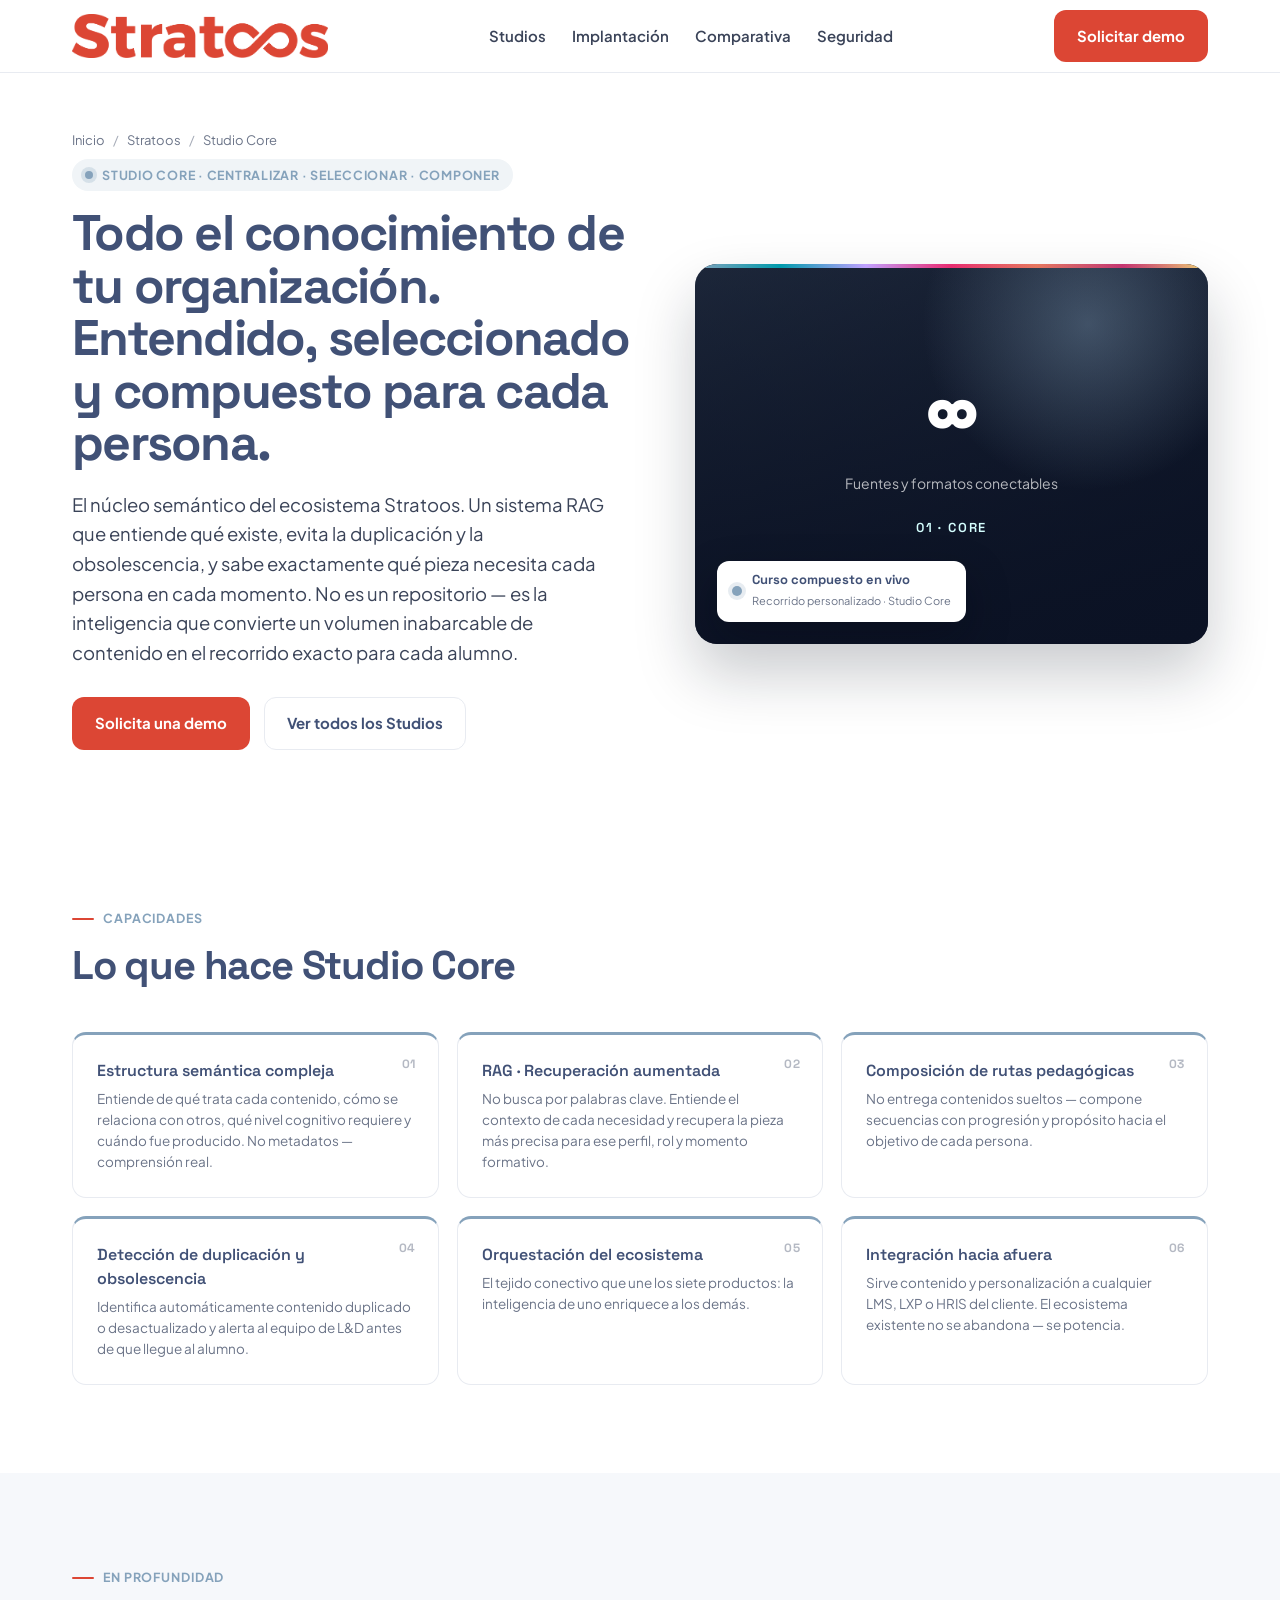
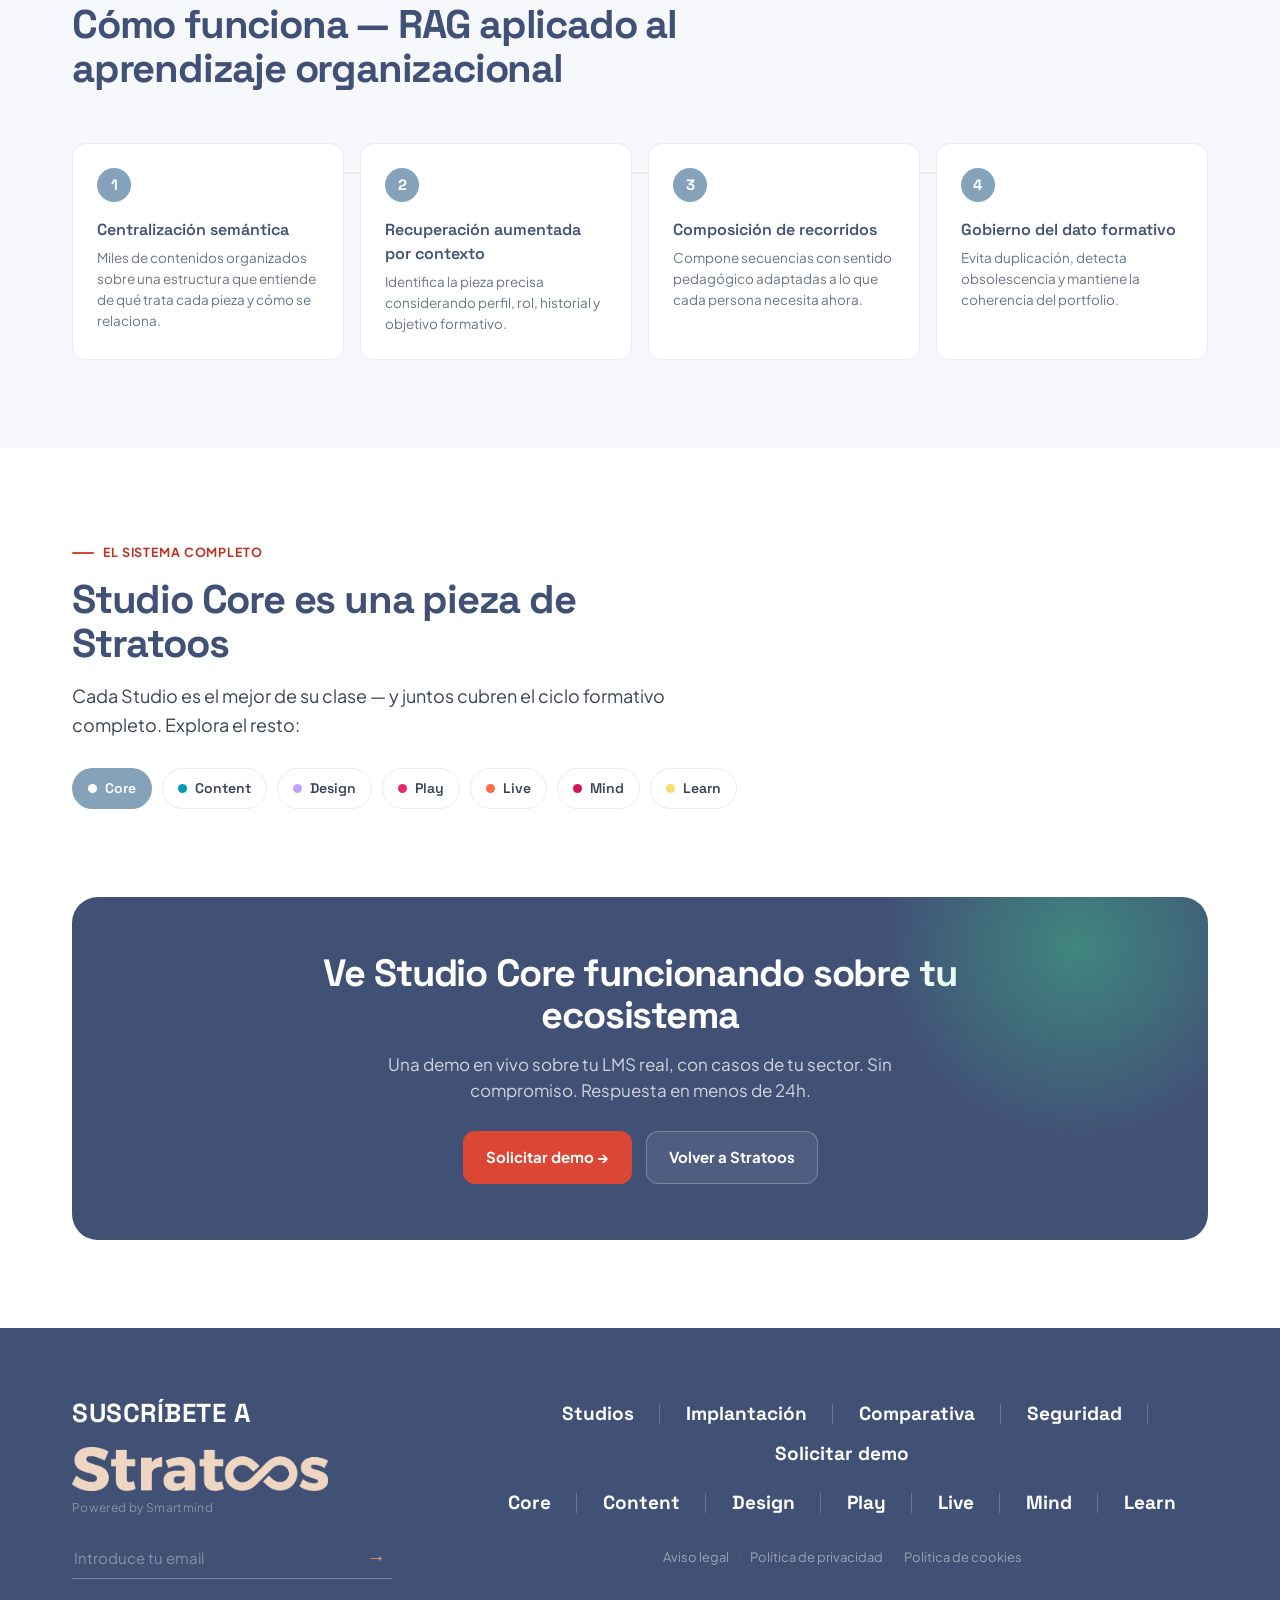
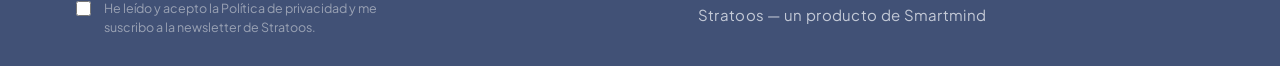
<file: WEB SOCIALBREAK (3)/stratoos-web/studio-core.html>
<!DOCTYPE html>
<html lang="es" data-screen-label="Studio Core">
<head>
<meta charset="UTF-8" />
<meta name="viewport" content="width=device-width, initial-scale=1.0" />
<title>Studio Core — Stratoos · Smartmind</title>
<meta name="description" content="Todo el conocimiento de tu organización. Entendido, seleccionado y compuesto para cada persona." />
<link rel="preconnect" href="https://fonts.googleapis.com" />
<link rel="preconnect" href="https://fonts.gstatic.com" crossorigin />
<link href="https://fonts.googleapis.com/css2?family=Space+Grotesk:wght@400;500;600;700&family=Plus+Jakarta+Sans:wght@400;500;600;700;800&display=swap" rel="stylesheet" />
<link rel="stylesheet" href="assets/tokens.css" />
<link rel="stylesheet" href="assets/site.css" />
<link rel="stylesheet" href="assets/pages.css" />
</head>
<body>
<div id="site-header" data-active="stratoos"></div>
<main>
  <section class="phero">
    <div class="wrap">
      <nav class="crumbs"><a href="index.html">Inicio</a><span class="sep">/</span><a href="index.html">Stratoos</a><span class="sep">/</span>Studio Core</nav>
      <div class="grid" style="margin-top:8px;">
        <div>
          <span class="st-badge" style="background:color-mix(in srgb, var(--s-core) 12%, #fff); color:var(--s-core);"><span class="spark" style="background:var(--s-core); box-shadow:0 0 0 4px color-mix(in srgb, var(--s-core) 25%, transparent);"></span>Studio Core · Centralizar · Seleccionar · Componer</span>
          <h1 class="display">Todo el conocimiento de tu organización. Entendido, seleccionado y compuesto para cada persona.</h1>
          <p class="lede">El núcleo semántico del ecosistema Stratoos. Un sistema RAG que entiende qué existe, evita la duplicación y la obsolescencia, y sabe exactamente qué pieza necesita cada persona en cada momento. No es un repositorio — es la inteligencia que convierte un volumen inabarcable de contenido en el recorrido exacto para cada alumno.</p>
          <div class="cta-row">
            <a class="btn btn-primary" href="index.html#demo">Solicita una demo</a>
            <a class="btn btn-ghost" href="index.html#studios">Ver todos los Studios</a>
          </div>
        </div>
        <div class="phero-visual" style="background:linear-gradient(150deg, color-mix(in srgb, var(--s-core) 22%, #0b1224), #0b1224);">
          <div class="photo" style="background-image:url('https://images.unsplash.com/photo-1461749280684-dccba630e2f6?auto=format&fit=crop&w=1200&q=65');"></div><div class="photo-fade"></div><div class="ribbon"></div>
          <div class="phero-float"><span class="dot" style="background:var(--s-core);color:var(--s-core);"></span><span><b>Curso compuesto en vivo</b><small>Recorrido personalizado · Studio Core</small></span></div>
          <div class="glow" style="top:-120px;right:-60px;background:radial-gradient(circle, color-mix(in srgb, var(--s-core) 40%, transparent), transparent 65%);"></div>
          <div style="position:absolute;inset:0;display:flex;flex-direction:column;align-items:center;justify-content:center;gap:14px;">
            <div style="font-family:var(--font-display);font-weight:700;font-size:88px;line-height:1;color:#fff;letter-spacing:-0.03em;">∞</div>
            <div style="font-size:14px;color:rgba(255,255,255,.7);max-width:240px;text-align:center;">Fuentes y formatos conectables</div>
            <div style="margin-top:10px;font-family:var(--font-display);font-weight:600;font-size:13px;letter-spacing:.14em;text-transform:uppercase;color:var(--s-core);filter:brightness(1.6);">01 · Core</div>
          </div>
        </div>
      </div>
    </div>
  </section>

  <section class="section">
    <div class="wrap">
      <div class="section-head">
        <span class="eyebrow" style="color:var(--s-core);">Capacidades</span>
        <h2 class="display">Lo que hace Studio Core</h2>
      </div>
      <div class="sec-grid"><div class="sec" style="border-top:3px solid var(--s-core);"><h3 class="display">Estructura semántica compleja</h3><p>Entiende de qué trata cada contenido, cómo se relaciona con otros, qué nivel cognitivo requiere y cuándo fue producido. No metadatos — comprensión real.</p></div><div class="sec" style="border-top:3px solid var(--s-core);"><h3 class="display">RAG · Recuperación aumentada</h3><p>No busca por palabras clave. Entiende el contexto de cada necesidad y recupera la pieza más precisa para ese perfil, rol y momento formativo.</p></div><div class="sec" style="border-top:3px solid var(--s-core);"><h3 class="display">Composición de rutas pedagógicas</h3><p>No entrega contenidos sueltos — compone secuencias con progresión y propósito hacia el objetivo de cada persona.</p></div><div class="sec" style="border-top:3px solid var(--s-core);"><h3 class="display">Detección de duplicación y obsolescencia</h3><p>Identifica automáticamente contenido duplicado o desactualizado y alerta al equipo de L&D antes de que llegue al alumno.</p></div><div class="sec" style="border-top:3px solid var(--s-core);"><h3 class="display">Orquestación del ecosistema</h3><p>El tejido conectivo que une los siete productos: la inteligencia de uno enriquece a los demás.</p></div><div class="sec" style="border-top:3px solid var(--s-core);"><h3 class="display">Integración hacia afuera</h3><p>Sirve contenido y personalización a cualquier LMS, LXP o HRIS del cliente. El ecosistema existente no se abandona — se potencia.</p></div></div>
    </div>
  </section>

  <section class="section wash" style="background:var(--wash);">
    <div class="wrap">
      <div class="section-head">
        <span class="eyebrow" style="color:var(--s-core);">En profundidad</span>
        <h2 class="display">Cómo funciona — RAG aplicado al aprendizaje organizacional</h2>
      </div>
      <div class="flow" style="grid-template-columns:repeat(4,1fr);"><div class="fstep"><div class="n" style="background:var(--s-core);">1</div><h4 class="display">Centralización semántica</h4><p>Miles de contenidos organizados sobre una estructura que entiende de qué trata cada pieza y cómo se relaciona.</p></div><div class="fstep"><div class="n" style="background:var(--s-core);">2</div><h4 class="display">Recuperación aumentada por contexto</h4><p>Identifica la pieza precisa considerando perfil, rol, historial y objetivo formativo.</p></div><div class="fstep"><div class="n" style="background:var(--s-core);">3</div><h4 class="display">Composición de recorridos</h4><p>Compone secuencias con sentido pedagógico adaptadas a lo que cada persona necesita ahora.</p></div><div class="fstep"><div class="n" style="background:var(--s-core);">4</div><h4 class="display">Gobierno del dato formativo</h4><p>Evita duplicación, detecta obsolescencia y mantiene la coherencia del portfolio.</p></div></div>
    </div>
  </section>

  <section class="section">
    <div class="wrap">
      <div class="section-head" style="max-width:640px;">
        <span class="eyebrow">El sistema completo</span>
        <h2 class="display">Studio Core es una pieza de Stratoos</h2>
        <p>Cada Studio es el mejor de su clase — y juntos cubren el ciclo formativo completo. Explora el resto:</p>
      </div>
      <div style="display:flex;flex-wrap:wrap;gap:10px;margin-top:28px;"><a href="studio-core.html" style="display:inline-flex;align-items:center;gap:8px;padding:9px 15px;border-radius:999px;border:1px solid transparent;background:var(--s-core);color:#fff;font-weight:600;font-size:14px;font-family:var(--font-display);"><span style="width:9px;height:9px;border-radius:50%;background:#fff;"></span>Core</a><a href="studio-content.html" style="display:inline-flex;align-items:center;gap:8px;padding:9px 15px;border-radius:999px;border:1px solid var(--line);background:#fff;color:var(--ink-2);font-weight:600;font-size:14px;font-family:var(--font-display);"><span style="width:9px;height:9px;border-radius:50%;background:var(--s-content);"></span>Content</a><a href="studio-design.html" style="display:inline-flex;align-items:center;gap:8px;padding:9px 15px;border-radius:999px;border:1px solid var(--line);background:#fff;color:var(--ink-2);font-weight:600;font-size:14px;font-family:var(--font-display);"><span style="width:9px;height:9px;border-radius:50%;background:var(--s-design);"></span>Design</a><a href="studio-play.html" style="display:inline-flex;align-items:center;gap:8px;padding:9px 15px;border-radius:999px;border:1px solid var(--line);background:#fff;color:var(--ink-2);font-weight:600;font-size:14px;font-family:var(--font-display);"><span style="width:9px;height:9px;border-radius:50%;background:var(--s-play);"></span>Play</a><a href="studio-live.html" style="display:inline-flex;align-items:center;gap:8px;padding:9px 15px;border-radius:999px;border:1px solid var(--line);background:#fff;color:var(--ink-2);font-weight:600;font-size:14px;font-family:var(--font-display);"><span style="width:9px;height:9px;border-radius:50%;background:var(--s-live);"></span>Live</a><a href="studio-mind.html" style="display:inline-flex;align-items:center;gap:8px;padding:9px 15px;border-radius:999px;border:1px solid var(--line);background:#fff;color:var(--ink-2);font-weight:600;font-size:14px;font-family:var(--font-display);"><span style="width:9px;height:9px;border-radius:50%;background:var(--s-mind);"></span>Mind</a><a href="studio-learn.html" style="display:inline-flex;align-items:center;gap:8px;padding:9px 15px;border-radius:999px;border:1px solid var(--line);background:#fff;color:var(--ink-2);font-weight:600;font-size:14px;font-family:var(--font-display);"><span style="width:9px;height:9px;border-radius:50%;background:var(--s-learn);"></span>Learn</a></div>
    </div>
  </section>

  <section class="section" style="padding-top:0;">
    <div class="wrap">
      <div class="cta-band">
        <div class="glow"></div>
        <h2 class="display">Ve Studio Core funcionando sobre tu ecosistema</h2>
        <p>Una demo en vivo sobre tu LMS real, con casos de tu sector. Sin compromiso. Respuesta en menos de 24h.</p>
        <div class="cta-row">
          <a class="btn btn-primary" href="index.html#demo">Solicitar demo →</a>
          <a class="btn btn-ghost-dark" href="index.html">Volver a Stratoos</a>
        </div>
      </div>
    </div>
  </section>
</main>
<div id="site-footer"></div>
<script src="assets/partials.js"></script>
</body>
</html>
</file>
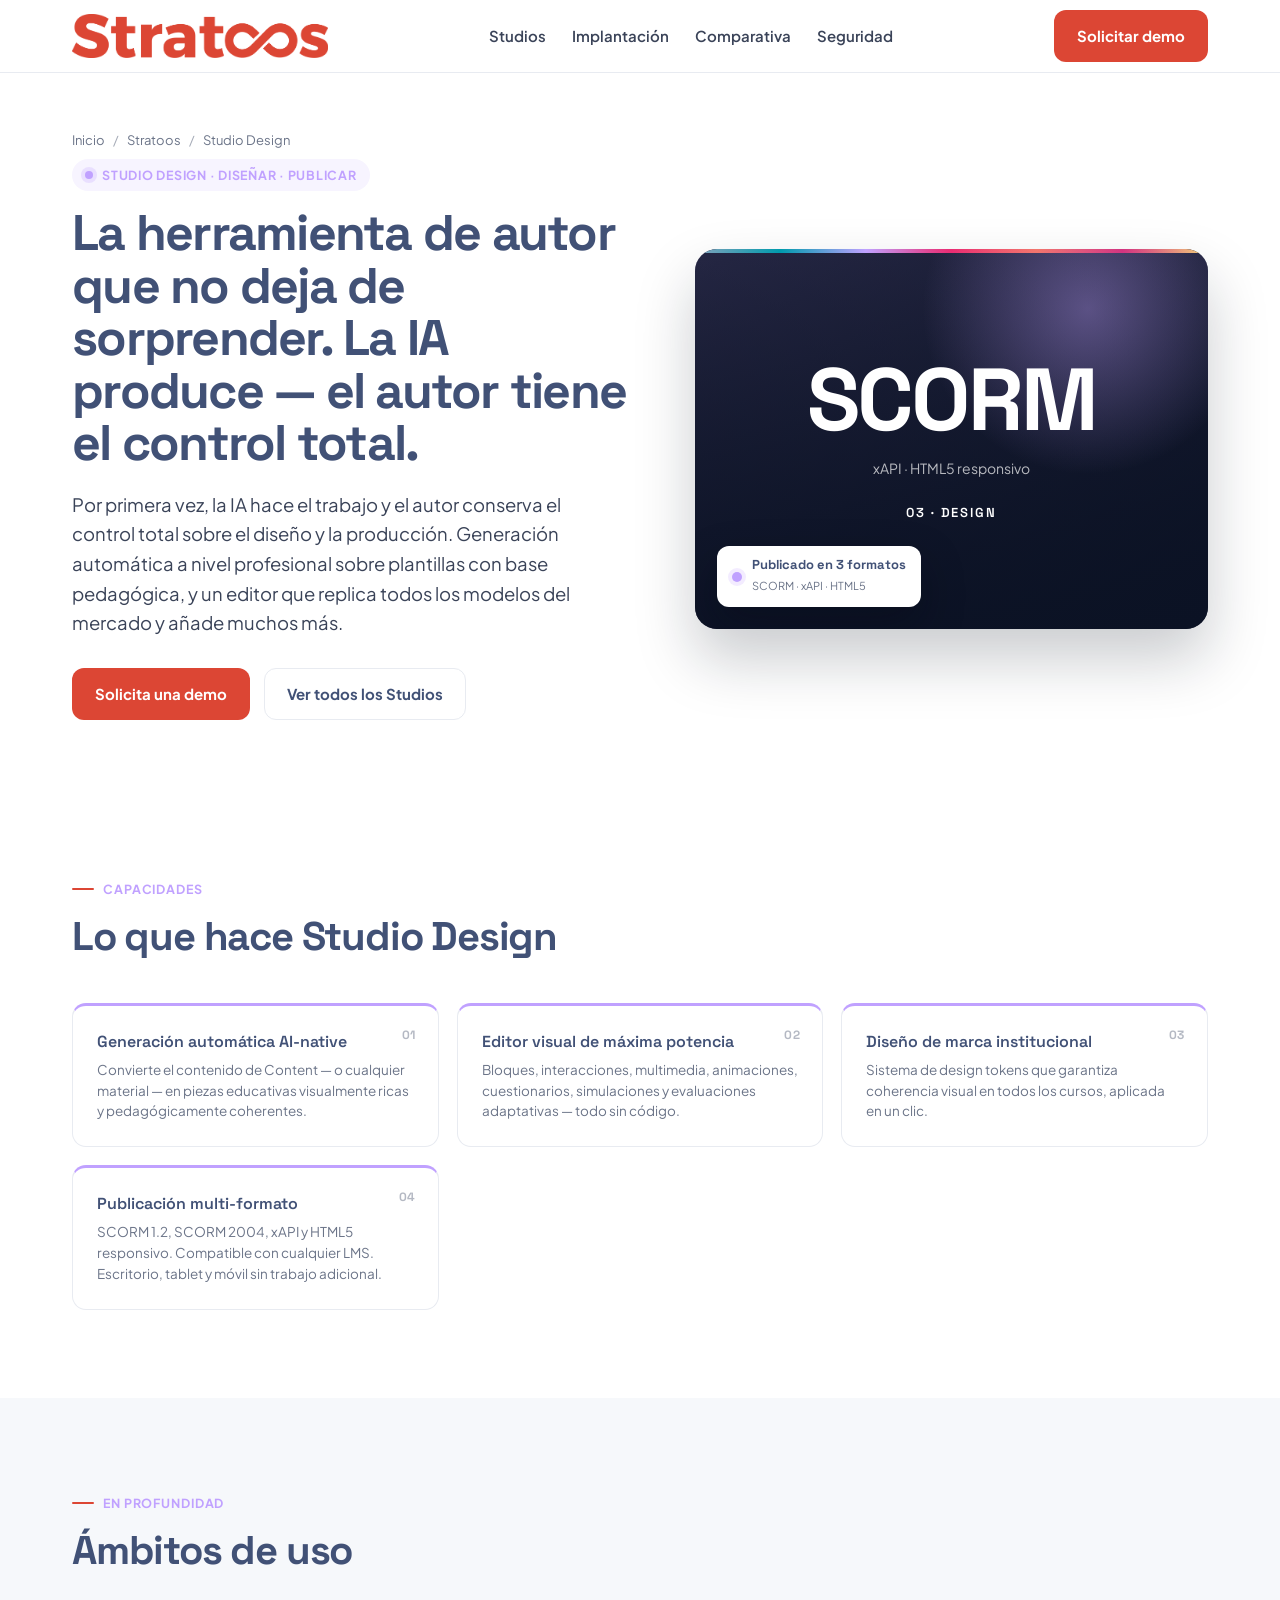
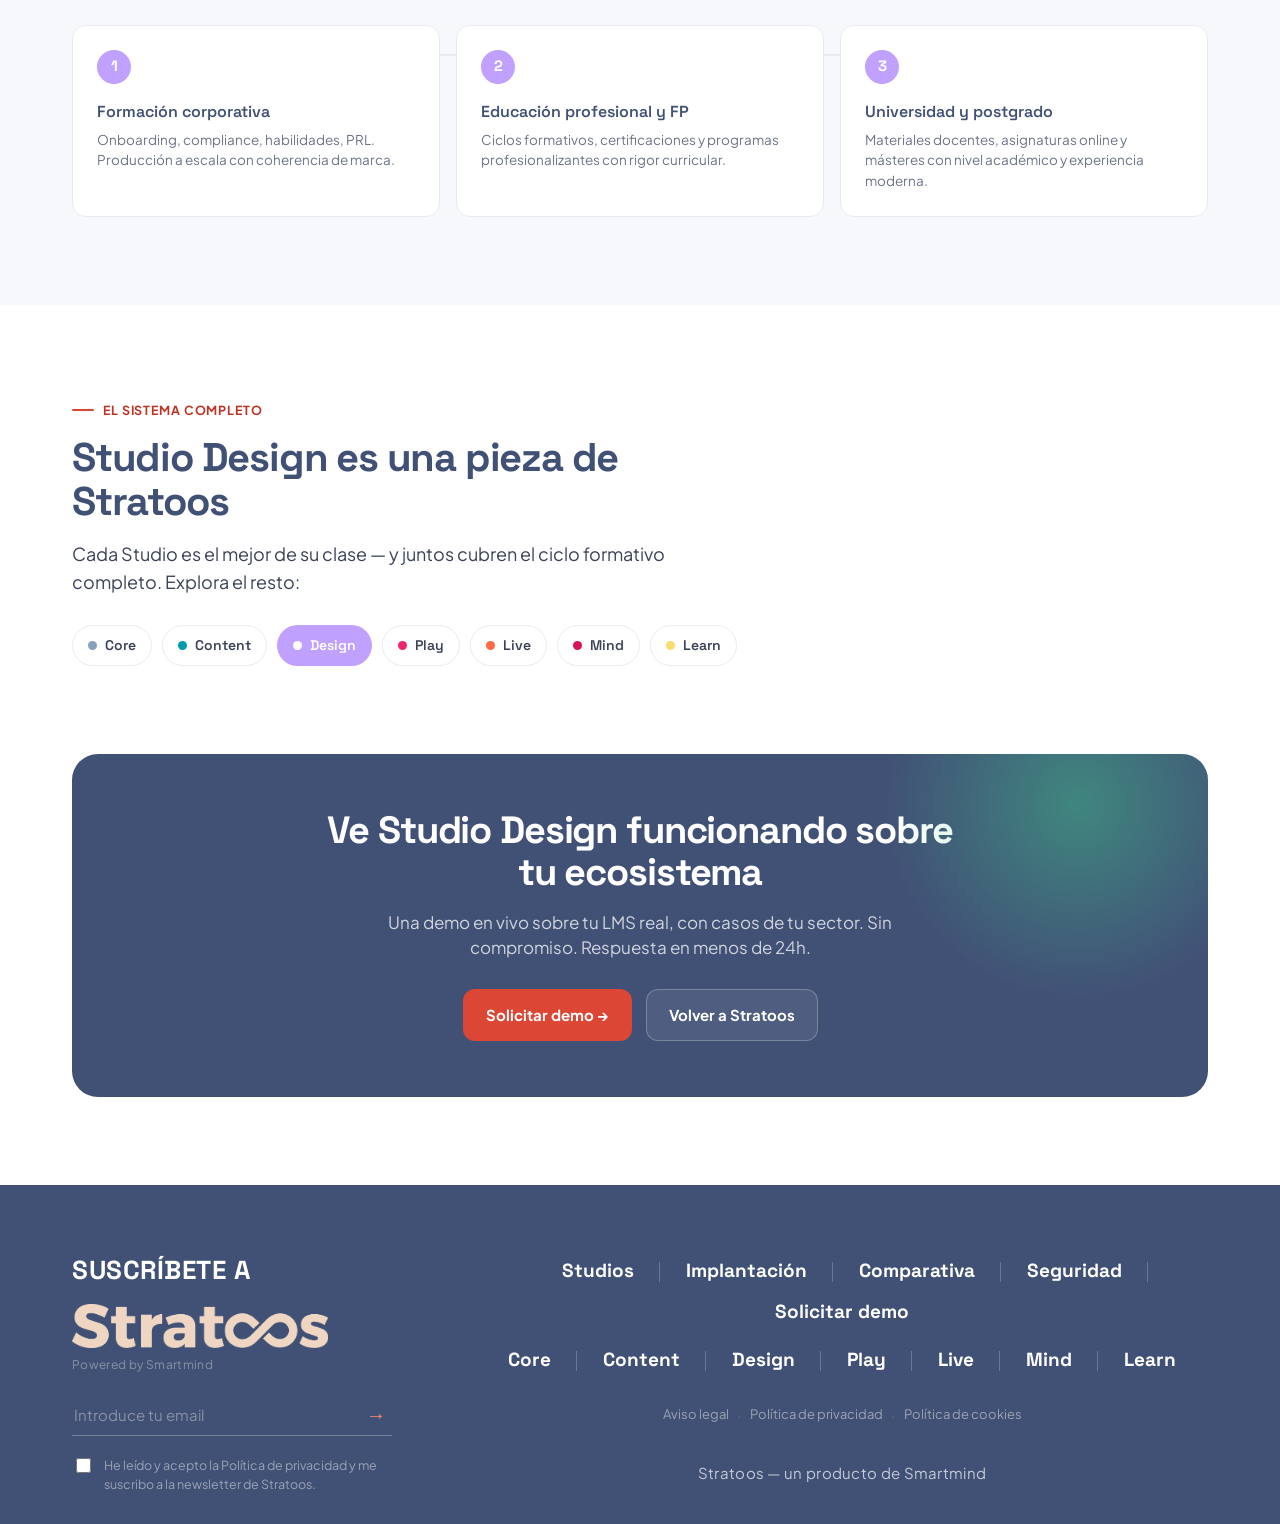
<file: WEB SOCIALBREAK (3)/stratoos-web/studio-design.html>
<!DOCTYPE html>
<html lang="es" data-screen-label="Studio Design">
<head>
<meta charset="UTF-8" />
<meta name="viewport" content="width=device-width, initial-scale=1.0" />
<title>Studio Design — Stratoos · Smartmind</title>
<meta name="description" content="La herramienta de autor que no deja de sorprender. La IA produce — el autor tiene el control total." />
<link rel="preconnect" href="https://fonts.googleapis.com" />
<link rel="preconnect" href="https://fonts.gstatic.com" crossorigin />
<link href="https://fonts.googleapis.com/css2?family=Space+Grotesk:wght@400;500;600;700&family=Plus+Jakarta+Sans:wght@400;500;600;700;800&display=swap" rel="stylesheet" />
<link rel="stylesheet" href="assets/tokens.css" />
<link rel="stylesheet" href="assets/site.css" />
<link rel="stylesheet" href="assets/pages.css" />
</head>
<body>
<div id="site-header" data-active="stratoos"></div>
<main>
  <section class="phero">
    <div class="wrap">
      <nav class="crumbs"><a href="index.html">Inicio</a><span class="sep">/</span><a href="index.html">Stratoos</a><span class="sep">/</span>Studio Design</nav>
      <div class="grid" style="margin-top:8px;">
        <div>
          <span class="st-badge" style="background:color-mix(in srgb, var(--s-design) 12%, #fff); color:var(--s-design);"><span class="spark" style="background:var(--s-design); box-shadow:0 0 0 4px color-mix(in srgb, var(--s-design) 25%, transparent);"></span>Studio Design · Diseñar · Publicar</span>
          <h1 class="display">La herramienta de autor que no deja de sorprender. La IA produce — el autor tiene el control total.</h1>
          <p class="lede">Por primera vez, la IA hace el trabajo y el autor conserva el control total sobre el diseño y la producción. Generación automática a nivel profesional sobre plantillas con base pedagógica, y un editor que replica todos los modelos del mercado y añade muchos más.</p>
          <div class="cta-row">
            <a class="btn btn-primary" href="index.html#demo">Solicita una demo</a>
            <a class="btn btn-ghost" href="index.html#studios">Ver todos los Studios</a>
          </div>
        </div>
        <div class="phero-visual" style="background:linear-gradient(150deg, color-mix(in srgb, var(--s-design) 22%, #0b1224), #0b1224);">
          <div class="photo" style="background-image:url('https://images.unsplash.com/photo-1561070791-2526d30994b5?auto=format&fit=crop&w=1200&q=65');"></div><div class="photo-fade"></div><div class="ribbon"></div>
          <div class="phero-float"><span class="dot" style="background:var(--s-design);color:var(--s-design);"></span><span><b>Publicado en 3 formatos</b><small>SCORM · xAPI · HTML5</small></span></div>
          <div class="glow" style="top:-120px;right:-60px;background:radial-gradient(circle, color-mix(in srgb, var(--s-design) 40%, transparent), transparent 65%);"></div>
          <div style="position:absolute;inset:0;display:flex;flex-direction:column;align-items:center;justify-content:center;gap:14px;">
            <div style="font-family:var(--font-display);font-weight:700;font-size:88px;line-height:1;color:#fff;letter-spacing:-0.03em;">SCORM</div>
            <div style="font-size:14px;color:rgba(255,255,255,.7);max-width:240px;text-align:center;">xAPI · HTML5 responsivo</div>
            <div style="margin-top:10px;font-family:var(--font-display);font-weight:600;font-size:13px;letter-spacing:.14em;text-transform:uppercase;color:var(--s-design);filter:brightness(1.6);">03 · Design</div>
          </div>
        </div>
      </div>
    </div>
  </section>

  <section class="section">
    <div class="wrap">
      <div class="section-head">
        <span class="eyebrow" style="color:var(--s-design);">Capacidades</span>
        <h2 class="display">Lo que hace Studio Design</h2>
      </div>
      <div class="sec-grid"><div class="sec" style="border-top:3px solid var(--s-design);"><h3 class="display">Generación automática AI-native</h3><p>Convierte el contenido de Content — o cualquier material — en piezas educativas visualmente ricas y pedagógicamente coherentes.</p></div><div class="sec" style="border-top:3px solid var(--s-design);"><h3 class="display">Editor visual de máxima potencia</h3><p>Bloques, interacciones, multimedia, animaciones, cuestionarios, simulaciones y evaluaciones adaptativas — todo sin código.</p></div><div class="sec" style="border-top:3px solid var(--s-design);"><h3 class="display">Diseño de marca institucional</h3><p>Sistema de design tokens que garantiza coherencia visual en todos los cursos, aplicada en un clic.</p></div><div class="sec" style="border-top:3px solid var(--s-design);"><h3 class="display">Publicación multi-formato</h3><p>SCORM 1.2, SCORM 2004, xAPI y HTML5 responsivo. Compatible con cualquier LMS. Escritorio, tablet y móvil sin trabajo adicional.</p></div></div>
    </div>
  </section>

  <section class="section wash" style="background:var(--wash);">
    <div class="wrap">
      <div class="section-head">
        <span class="eyebrow" style="color:var(--s-design);">En profundidad</span>
        <h2 class="display">Ámbitos de uso</h2>
      </div>
      <div class="flow" style="grid-template-columns:repeat(3,1fr);"><div class="fstep"><div class="n" style="background:var(--s-design);">1</div><h4 class="display">Formación corporativa</h4><p>Onboarding, compliance, habilidades, PRL. Producción a escala con coherencia de marca.</p></div><div class="fstep"><div class="n" style="background:var(--s-design);">2</div><h4 class="display">Educación profesional y FP</h4><p>Ciclos formativos, certificaciones y programas profesionalizantes con rigor curricular.</p></div><div class="fstep"><div class="n" style="background:var(--s-design);">3</div><h4 class="display">Universidad y postgrado</h4><p>Materiales docentes, asignaturas online y másteres con nivel académico y experiencia moderna.</p></div></div>
    </div>
  </section>

  <section class="section">
    <div class="wrap">
      <div class="section-head" style="max-width:640px;">
        <span class="eyebrow">El sistema completo</span>
        <h2 class="display">Studio Design es una pieza de Stratoos</h2>
        <p>Cada Studio es el mejor de su clase — y juntos cubren el ciclo formativo completo. Explora el resto:</p>
      </div>
      <div style="display:flex;flex-wrap:wrap;gap:10px;margin-top:28px;"><a href="studio-core.html" style="display:inline-flex;align-items:center;gap:8px;padding:9px 15px;border-radius:999px;border:1px solid var(--line);background:#fff;color:var(--ink-2);font-weight:600;font-size:14px;font-family:var(--font-display);"><span style="width:9px;height:9px;border-radius:50%;background:var(--s-core);"></span>Core</a><a href="studio-content.html" style="display:inline-flex;align-items:center;gap:8px;padding:9px 15px;border-radius:999px;border:1px solid var(--line);background:#fff;color:var(--ink-2);font-weight:600;font-size:14px;font-family:var(--font-display);"><span style="width:9px;height:9px;border-radius:50%;background:var(--s-content);"></span>Content</a><a href="studio-design.html" style="display:inline-flex;align-items:center;gap:8px;padding:9px 15px;border-radius:999px;border:1px solid transparent;background:var(--s-design);color:#fff;font-weight:600;font-size:14px;font-family:var(--font-display);"><span style="width:9px;height:9px;border-radius:50%;background:#fff;"></span>Design</a><a href="studio-play.html" style="display:inline-flex;align-items:center;gap:8px;padding:9px 15px;border-radius:999px;border:1px solid var(--line);background:#fff;color:var(--ink-2);font-weight:600;font-size:14px;font-family:var(--font-display);"><span style="width:9px;height:9px;border-radius:50%;background:var(--s-play);"></span>Play</a><a href="studio-live.html" style="display:inline-flex;align-items:center;gap:8px;padding:9px 15px;border-radius:999px;border:1px solid var(--line);background:#fff;color:var(--ink-2);font-weight:600;font-size:14px;font-family:var(--font-display);"><span style="width:9px;height:9px;border-radius:50%;background:var(--s-live);"></span>Live</a><a href="studio-mind.html" style="display:inline-flex;align-items:center;gap:8px;padding:9px 15px;border-radius:999px;border:1px solid var(--line);background:#fff;color:var(--ink-2);font-weight:600;font-size:14px;font-family:var(--font-display);"><span style="width:9px;height:9px;border-radius:50%;background:var(--s-mind);"></span>Mind</a><a href="studio-learn.html" style="display:inline-flex;align-items:center;gap:8px;padding:9px 15px;border-radius:999px;border:1px solid var(--line);background:#fff;color:var(--ink-2);font-weight:600;font-size:14px;font-family:var(--font-display);"><span style="width:9px;height:9px;border-radius:50%;background:var(--s-learn);"></span>Learn</a></div>
    </div>
  </section>

  <section class="section" style="padding-top:0;">
    <div class="wrap">
      <div class="cta-band">
        <div class="glow"></div>
        <h2 class="display">Ve Studio Design funcionando sobre tu ecosistema</h2>
        <p>Una demo en vivo sobre tu LMS real, con casos de tu sector. Sin compromiso. Respuesta en menos de 24h.</p>
        <div class="cta-row">
          <a class="btn btn-primary" href="index.html#demo">Solicitar demo →</a>
          <a class="btn btn-ghost-dark" href="index.html">Volver a Stratoos</a>
        </div>
      </div>
    </div>
  </section>
</main>
<div id="site-footer"></div>
<script src="assets/partials.js"></script>
</body>
</html>
</file>
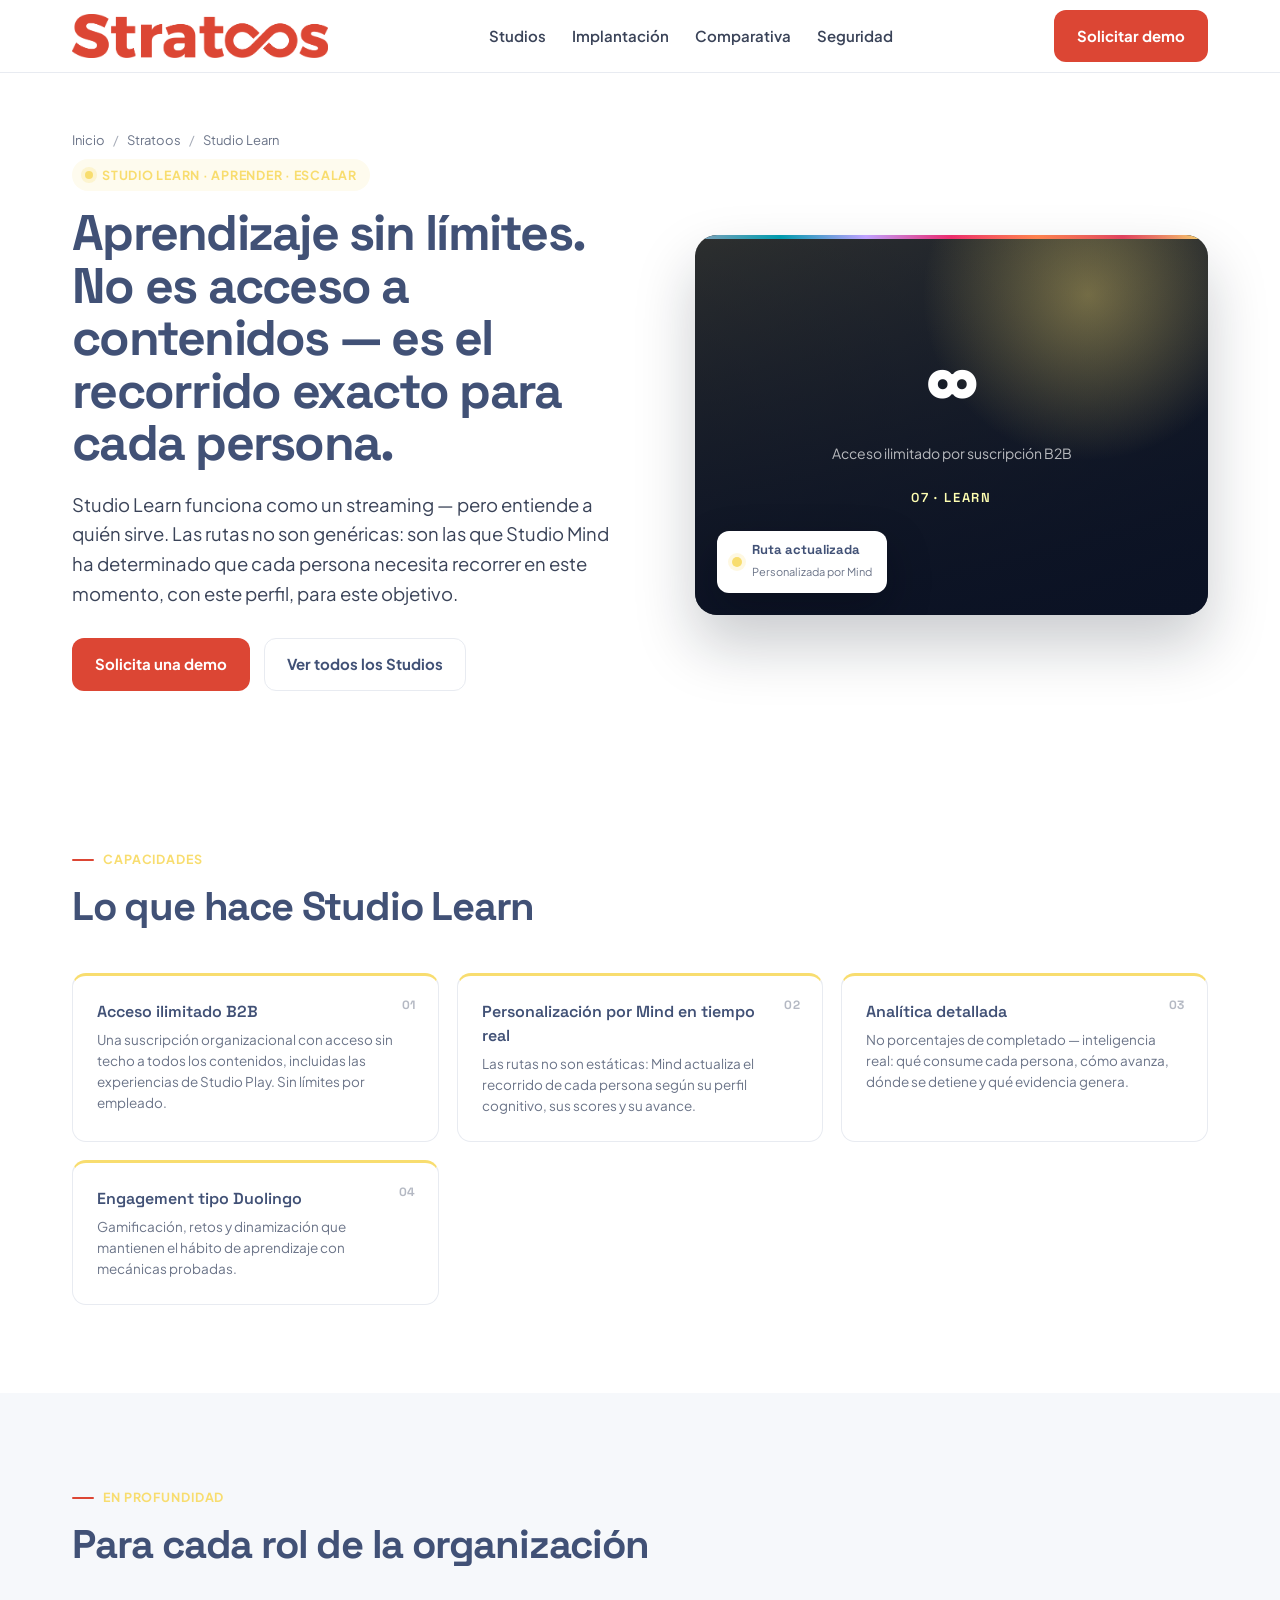
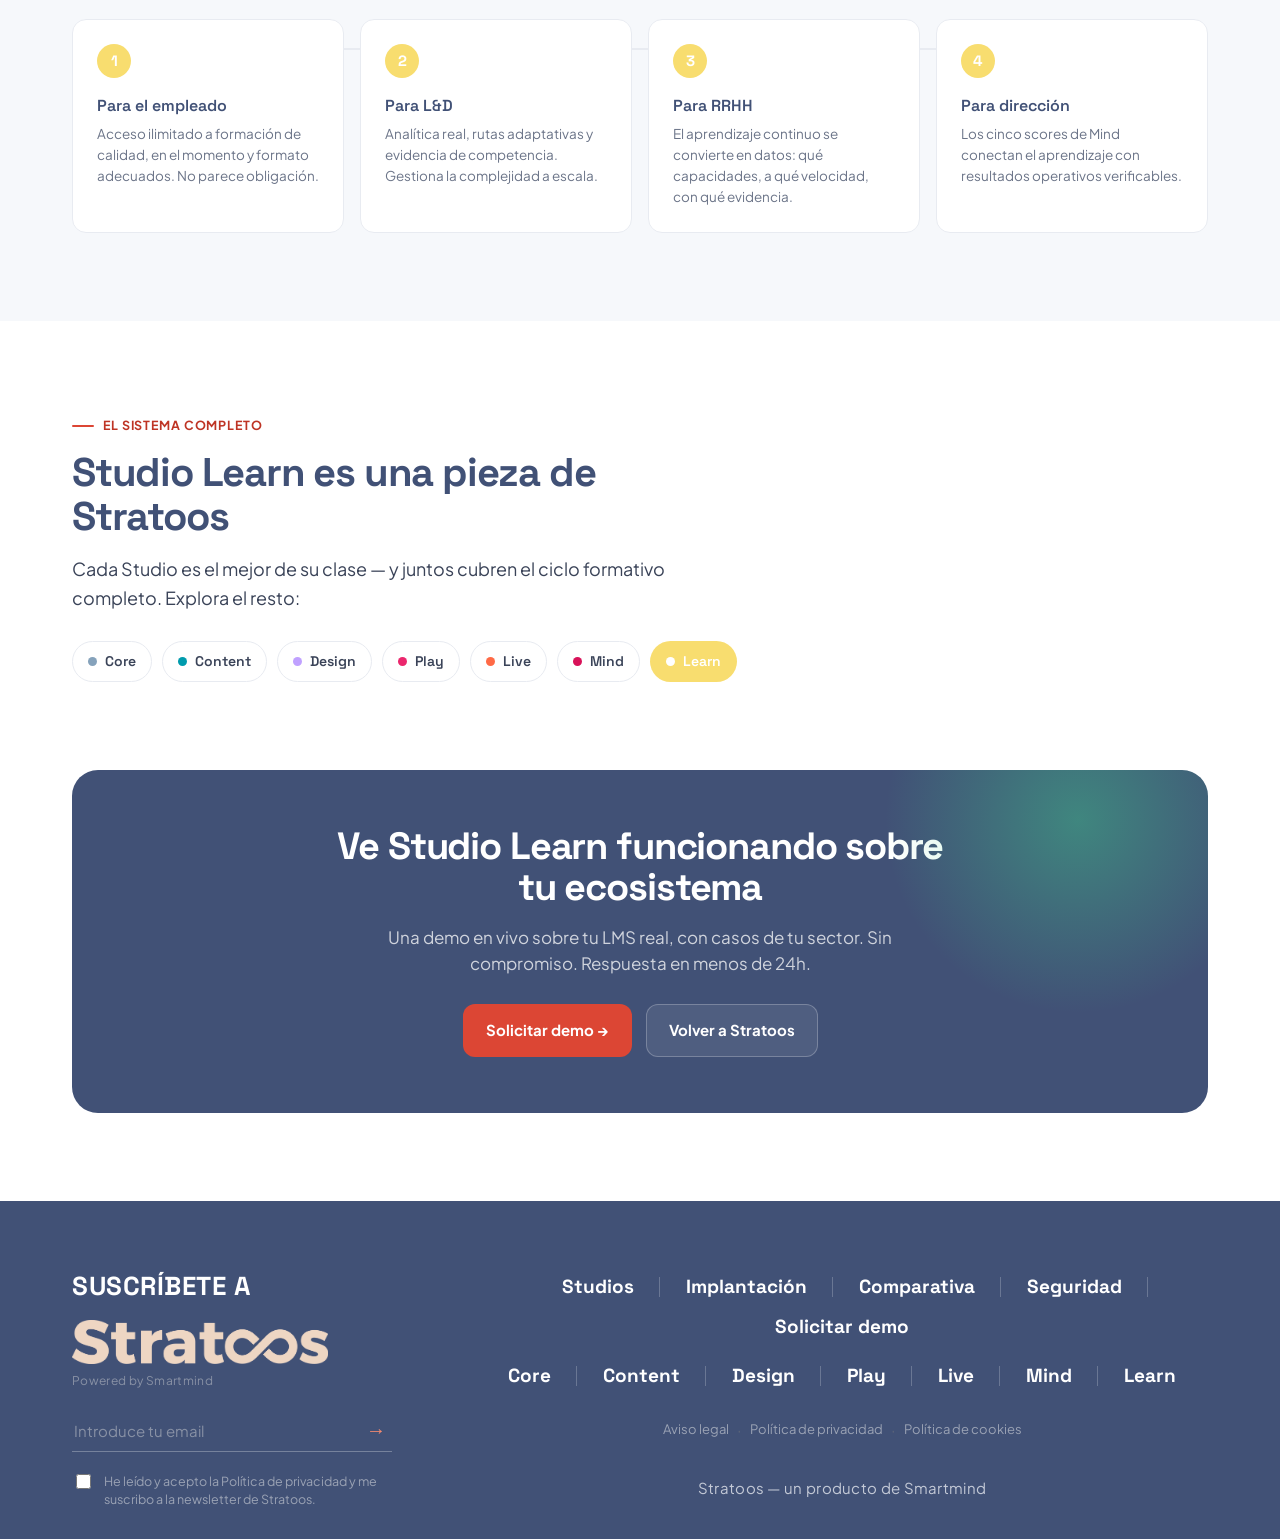
<file: WEB SOCIALBREAK (3)/stratoos-web/studio-learn.html>
<!DOCTYPE html>
<html lang="es" data-screen-label="Studio Learn">
<head>
<meta charset="UTF-8" />
<meta name="viewport" content="width=device-width, initial-scale=1.0" />
<title>Studio Learn — Stratoos · Smartmind</title>
<meta name="description" content="Aprendizaje sin límites. No es acceso a contenidos — es el recorrido exacto para cada persona." />
<link rel="preconnect" href="https://fonts.googleapis.com" />
<link rel="preconnect" href="https://fonts.gstatic.com" crossorigin />
<link href="https://fonts.googleapis.com/css2?family=Space+Grotesk:wght@400;500;600;700&family=Plus+Jakarta+Sans:wght@400;500;600;700;800&display=swap" rel="stylesheet" />
<link rel="stylesheet" href="assets/tokens.css" />
<link rel="stylesheet" href="assets/site.css" />
<link rel="stylesheet" href="assets/pages.css" />
</head>
<body>
<div id="site-header" data-active="stratoos"></div>
<main>
  <section class="phero">
    <div class="wrap">
      <nav class="crumbs"><a href="index.html">Inicio</a><span class="sep">/</span><a href="index.html">Stratoos</a><span class="sep">/</span>Studio Learn</nav>
      <div class="grid" style="margin-top:8px;">
        <div>
          <span class="st-badge" style="background:color-mix(in srgb, var(--s-learn) 12%, #fff); color:var(--s-learn);"><span class="spark" style="background:var(--s-learn); box-shadow:0 0 0 4px color-mix(in srgb, var(--s-learn) 25%, transparent);"></span>Studio Learn · Aprender · Escalar</span>
          <h1 class="display">Aprendizaje sin límites. No es acceso a contenidos — es el recorrido exacto para cada persona.</h1>
          <p class="lede">Studio Learn funciona como un streaming — pero entiende a quién sirve. Las rutas no son genéricas: son las que Studio Mind ha determinado que cada persona necesita recorrer en este momento, con este perfil, para este objetivo.</p>
          <div class="cta-row">
            <a class="btn btn-primary" href="index.html#demo">Solicita una demo</a>
            <a class="btn btn-ghost" href="index.html#studios">Ver todos los Studios</a>
          </div>
        </div>
        <div class="phero-visual" style="background:linear-gradient(150deg, color-mix(in srgb, var(--s-learn) 22%, #0b1224), #0b1224);">
          <div class="photo" style="background-image:url('https://images.unsplash.com/photo-1516321318423-f06f85e504b3?auto=format&fit=crop&w=1200&q=65');"></div><div class="photo-fade"></div><div class="ribbon"></div>
          <div class="phero-float"><span class="dot" style="background:var(--s-learn);color:var(--s-learn);"></span><span><b>Ruta actualizada</b><small>Personalizada por Mind</small></span></div>
          <div class="glow" style="top:-120px;right:-60px;background:radial-gradient(circle, color-mix(in srgb, var(--s-learn) 40%, transparent), transparent 65%);"></div>
          <div style="position:absolute;inset:0;display:flex;flex-direction:column;align-items:center;justify-content:center;gap:14px;">
            <div style="font-family:var(--font-display);font-weight:700;font-size:88px;line-height:1;color:#fff;letter-spacing:-0.03em;">∞</div>
            <div style="font-size:14px;color:rgba(255,255,255,.7);max-width:240px;text-align:center;">Acceso ilimitado por suscripción B2B</div>
            <div style="margin-top:10px;font-family:var(--font-display);font-weight:600;font-size:13px;letter-spacing:.14em;text-transform:uppercase;color:var(--s-learn);filter:brightness(1.6);">07 · Learn</div>
          </div>
        </div>
      </div>
    </div>
  </section>

  <section class="section">
    <div class="wrap">
      <div class="section-head">
        <span class="eyebrow" style="color:var(--s-learn);">Capacidades</span>
        <h2 class="display">Lo que hace Studio Learn</h2>
      </div>
      <div class="sec-grid"><div class="sec" style="border-top:3px solid var(--s-learn);"><h3 class="display">Acceso ilimitado B2B</h3><p>Una suscripción organizacional con acceso sin techo a todos los contenidos, incluidas las experiencias de Studio Play. Sin límites por empleado.</p></div><div class="sec" style="border-top:3px solid var(--s-learn);"><h3 class="display">Personalización por Mind en tiempo real</h3><p>Las rutas no son estáticas: Mind actualiza el recorrido de cada persona según su perfil cognitivo, sus scores y su avance.</p></div><div class="sec" style="border-top:3px solid var(--s-learn);"><h3 class="display">Analítica detallada</h3><p>No porcentajes de completado — inteligencia real: qué consume cada persona, cómo avanza, dónde se detiene y qué evidencia genera.</p></div><div class="sec" style="border-top:3px solid var(--s-learn);"><h3 class="display">Engagement tipo Duolingo</h3><p>Gamificación, retos y dinamización que mantienen el hábito de aprendizaje con mecánicas probadas.</p></div></div>
    </div>
  </section>

  <section class="section wash" style="background:var(--wash);">
    <div class="wrap">
      <div class="section-head">
        <span class="eyebrow" style="color:var(--s-learn);">En profundidad</span>
        <h2 class="display">Para cada rol de la organización</h2>
      </div>
      <div class="flow" style="grid-template-columns:repeat(4,1fr);"><div class="fstep"><div class="n" style="background:var(--s-learn);">1</div><h4 class="display">Para el empleado</h4><p>Acceso ilimitado a formación de calidad, en el momento y formato adecuados. No parece obligación.</p></div><div class="fstep"><div class="n" style="background:var(--s-learn);">2</div><h4 class="display">Para L&D</h4><p>Analítica real, rutas adaptativas y evidencia de competencia. Gestiona la complejidad a escala.</p></div><div class="fstep"><div class="n" style="background:var(--s-learn);">3</div><h4 class="display">Para RRHH</h4><p>El aprendizaje continuo se convierte en datos: qué capacidades, a qué velocidad, con qué evidencia.</p></div><div class="fstep"><div class="n" style="background:var(--s-learn);">4</div><h4 class="display">Para dirección</h4><p>Los cinco scores de Mind conectan el aprendizaje con resultados operativos verificables.</p></div></div>
    </div>
  </section>

  <section class="section">
    <div class="wrap">
      <div class="section-head" style="max-width:640px;">
        <span class="eyebrow">El sistema completo</span>
        <h2 class="display">Studio Learn es una pieza de Stratoos</h2>
        <p>Cada Studio es el mejor de su clase — y juntos cubren el ciclo formativo completo. Explora el resto:</p>
      </div>
      <div style="display:flex;flex-wrap:wrap;gap:10px;margin-top:28px;"><a href="studio-core.html" style="display:inline-flex;align-items:center;gap:8px;padding:9px 15px;border-radius:999px;border:1px solid var(--line);background:#fff;color:var(--ink-2);font-weight:600;font-size:14px;font-family:var(--font-display);"><span style="width:9px;height:9px;border-radius:50%;background:var(--s-core);"></span>Core</a><a href="studio-content.html" style="display:inline-flex;align-items:center;gap:8px;padding:9px 15px;border-radius:999px;border:1px solid var(--line);background:#fff;color:var(--ink-2);font-weight:600;font-size:14px;font-family:var(--font-display);"><span style="width:9px;height:9px;border-radius:50%;background:var(--s-content);"></span>Content</a><a href="studio-design.html" style="display:inline-flex;align-items:center;gap:8px;padding:9px 15px;border-radius:999px;border:1px solid var(--line);background:#fff;color:var(--ink-2);font-weight:600;font-size:14px;font-family:var(--font-display);"><span style="width:9px;height:9px;border-radius:50%;background:var(--s-design);"></span>Design</a><a href="studio-play.html" style="display:inline-flex;align-items:center;gap:8px;padding:9px 15px;border-radius:999px;border:1px solid var(--line);background:#fff;color:var(--ink-2);font-weight:600;font-size:14px;font-family:var(--font-display);"><span style="width:9px;height:9px;border-radius:50%;background:var(--s-play);"></span>Play</a><a href="studio-live.html" style="display:inline-flex;align-items:center;gap:8px;padding:9px 15px;border-radius:999px;border:1px solid var(--line);background:#fff;color:var(--ink-2);font-weight:600;font-size:14px;font-family:var(--font-display);"><span style="width:9px;height:9px;border-radius:50%;background:var(--s-live);"></span>Live</a><a href="studio-mind.html" style="display:inline-flex;align-items:center;gap:8px;padding:9px 15px;border-radius:999px;border:1px solid var(--line);background:#fff;color:var(--ink-2);font-weight:600;font-size:14px;font-family:var(--font-display);"><span style="width:9px;height:9px;border-radius:50%;background:var(--s-mind);"></span>Mind</a><a href="studio-learn.html" style="display:inline-flex;align-items:center;gap:8px;padding:9px 15px;border-radius:999px;border:1px solid transparent;background:var(--s-learn);color:#fff;font-weight:600;font-size:14px;font-family:var(--font-display);"><span style="width:9px;height:9px;border-radius:50%;background:#fff;"></span>Learn</a></div>
    </div>
  </section>

  <section class="section" style="padding-top:0;">
    <div class="wrap">
      <div class="cta-band">
        <div class="glow"></div>
        <h2 class="display">Ve Studio Learn funcionando sobre tu ecosistema</h2>
        <p>Una demo en vivo sobre tu LMS real, con casos de tu sector. Sin compromiso. Respuesta en menos de 24h.</p>
        <div class="cta-row">
          <a class="btn btn-primary" href="index.html#demo">Solicitar demo →</a>
          <a class="btn btn-ghost-dark" href="index.html">Volver a Stratoos</a>
        </div>
      </div>
    </div>
  </section>
</main>
<div id="site-footer"></div>
<script src="assets/partials.js"></script>
</body>
</html>
</file>
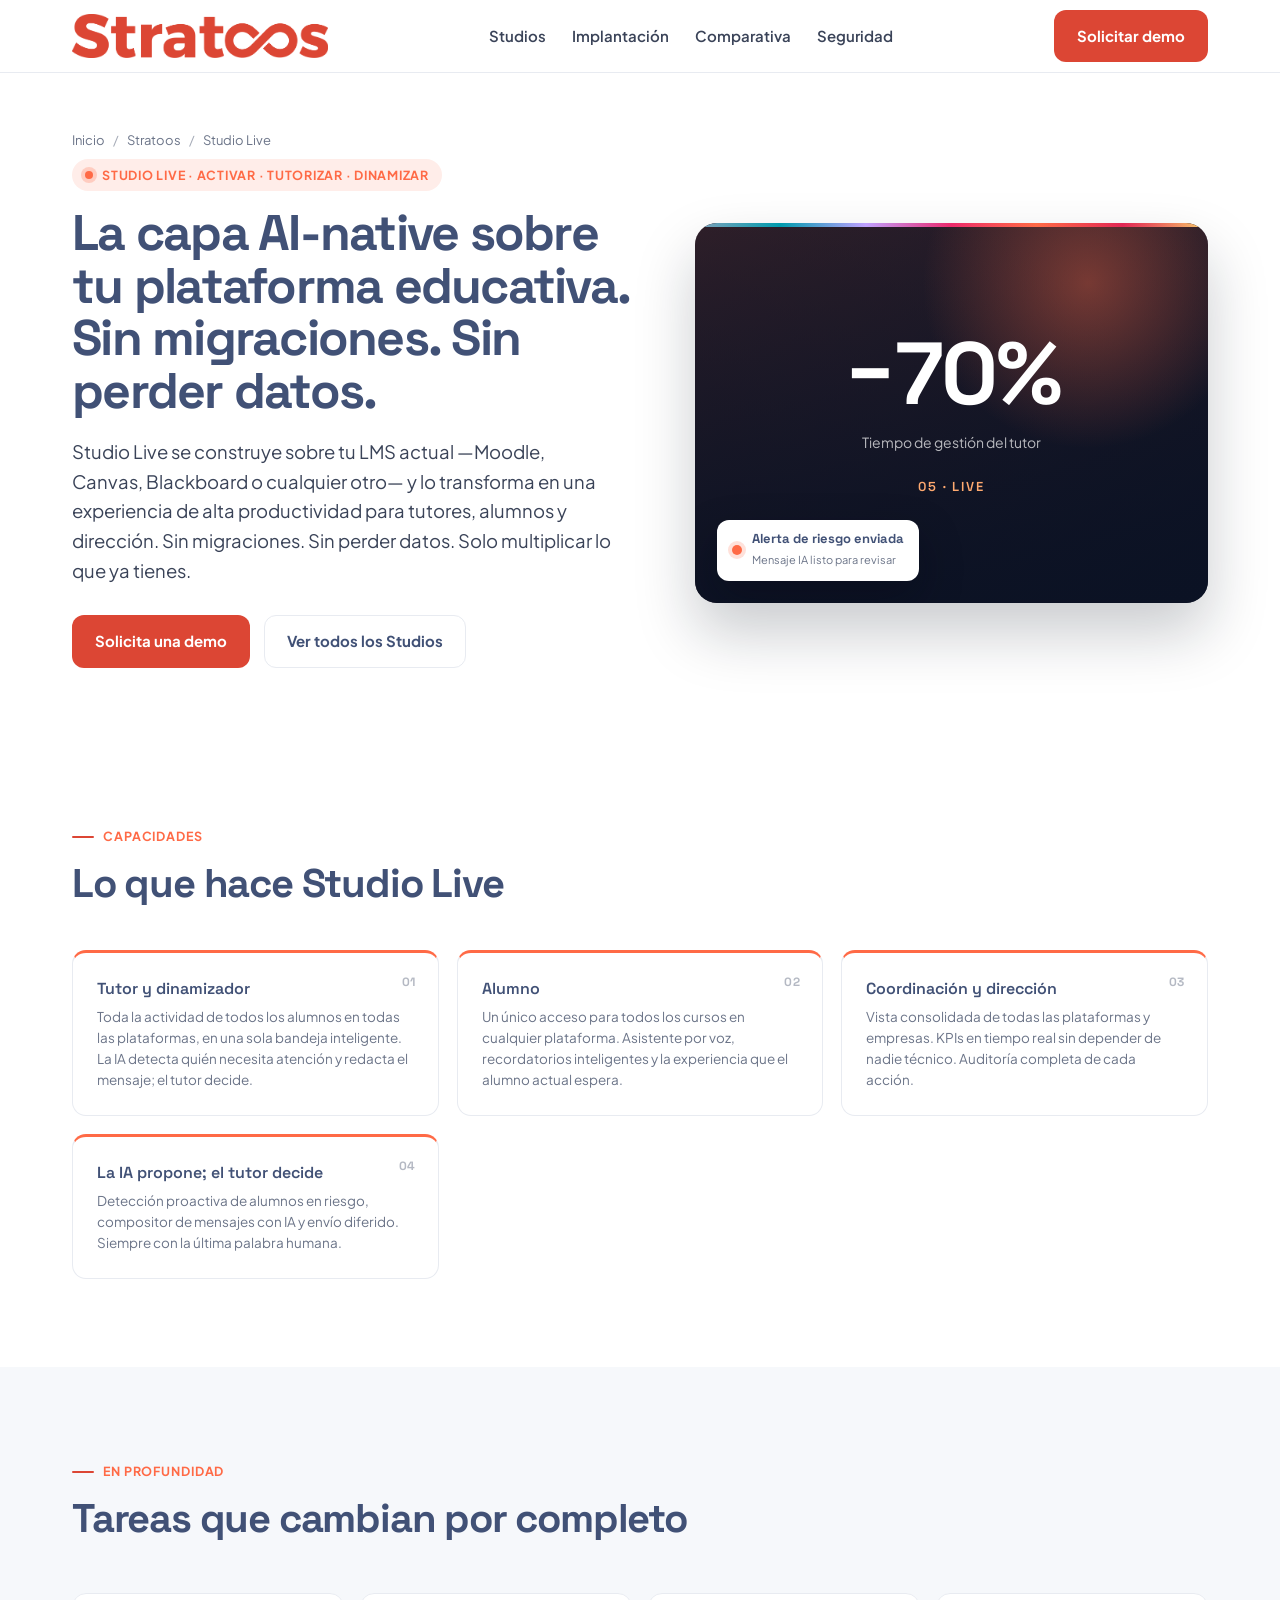
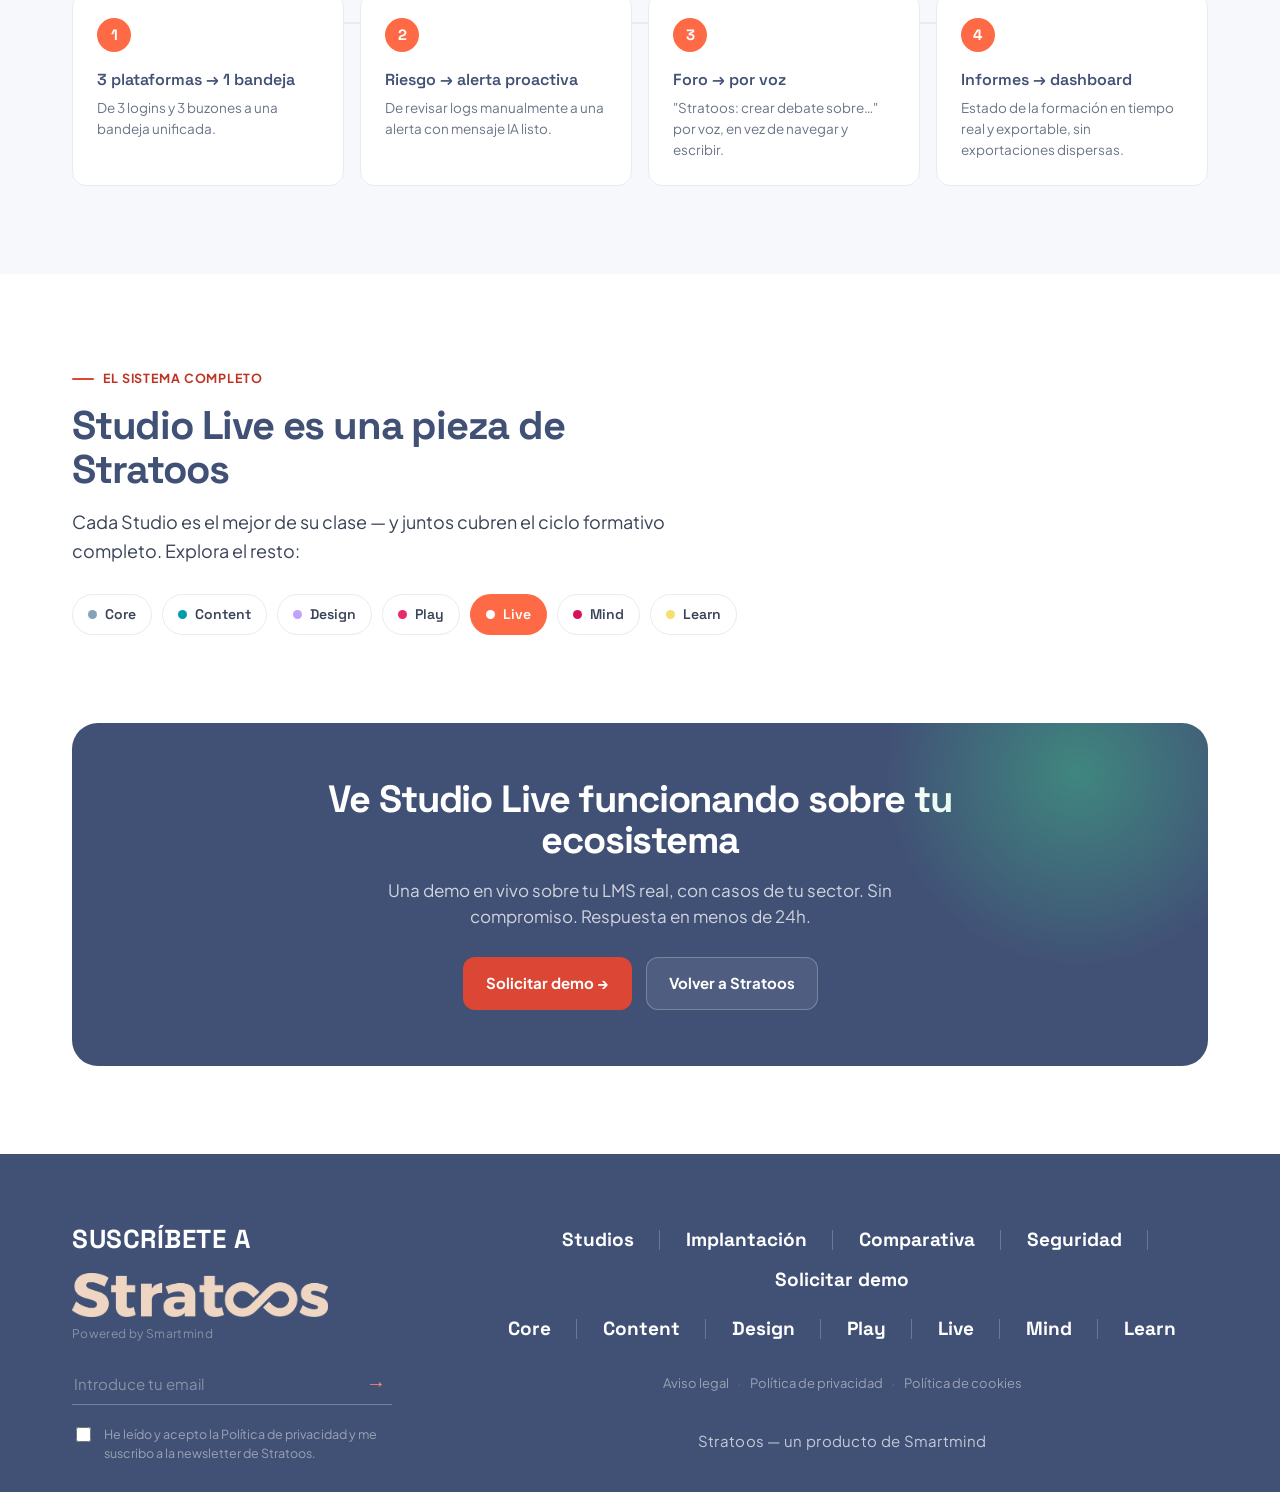
<file: WEB SOCIALBREAK (3)/stratoos-web/studio-live.html>
<!DOCTYPE html>
<html lang="es" data-screen-label="Studio Live">
<head>
<meta charset="UTF-8" />
<meta name="viewport" content="width=device-width, initial-scale=1.0" />
<title>Studio Live — Stratoos · Smartmind</title>
<meta name="description" content="La capa AI-native sobre tu plataforma educativa. Sin migraciones. Sin perder datos." />
<link rel="preconnect" href="https://fonts.googleapis.com" />
<link rel="preconnect" href="https://fonts.gstatic.com" crossorigin />
<link href="https://fonts.googleapis.com/css2?family=Space+Grotesk:wght@400;500;600;700&family=Plus+Jakarta+Sans:wght@400;500;600;700;800&display=swap" rel="stylesheet" />
<link rel="stylesheet" href="assets/tokens.css" />
<link rel="stylesheet" href="assets/site.css" />
<link rel="stylesheet" href="assets/pages.css" />
</head>
<body>
<div id="site-header" data-active="stratoos"></div>
<main>
  <section class="phero">
    <div class="wrap">
      <nav class="crumbs"><a href="index.html">Inicio</a><span class="sep">/</span><a href="index.html">Stratoos</a><span class="sep">/</span>Studio Live</nav>
      <div class="grid" style="margin-top:8px;">
        <div>
          <span class="st-badge" style="background:color-mix(in srgb, var(--s-live) 12%, #fff); color:var(--s-live);"><span class="spark" style="background:var(--s-live); box-shadow:0 0 0 4px color-mix(in srgb, var(--s-live) 25%, transparent);"></span>Studio Live · Activar · Tutorizar · Dinamizar</span>
          <h1 class="display">La capa AI-native sobre tu plataforma educativa. Sin migraciones. Sin perder datos.</h1>
          <p class="lede">Studio Live se construye sobre tu LMS actual —Moodle, Canvas, Blackboard o cualquier otro— y lo transforma en una experiencia de alta productividad para tutores, alumnos y dirección. Sin migraciones. Sin perder datos. Solo multiplicar lo que ya tienes.</p>
          <div class="cta-row">
            <a class="btn btn-primary" href="index.html#demo">Solicita una demo</a>
            <a class="btn btn-ghost" href="index.html#studios">Ver todos los Studios</a>
          </div>
        </div>
        <div class="phero-visual" style="background:linear-gradient(150deg, color-mix(in srgb, var(--s-live) 22%, #0b1224), #0b1224);">
          <div class="photo" style="background-image:url('https://images.unsplash.com/photo-1521737604893-d14cc237f11d?auto=format&fit=crop&w=1200&q=65');"></div><div class="photo-fade"></div><div class="ribbon"></div>
          <div class="phero-float"><span class="dot" style="background:var(--s-live);color:var(--s-live);"></span><span><b>Alerta de riesgo enviada</b><small>Mensaje IA listo para revisar</small></span></div>
          <div class="glow" style="top:-120px;right:-60px;background:radial-gradient(circle, color-mix(in srgb, var(--s-live) 40%, transparent), transparent 65%);"></div>
          <div style="position:absolute;inset:0;display:flex;flex-direction:column;align-items:center;justify-content:center;gap:14px;">
            <div style="font-family:var(--font-display);font-weight:700;font-size:88px;line-height:1;color:#fff;letter-spacing:-0.03em;">−70%</div>
            <div style="font-size:14px;color:rgba(255,255,255,.7);max-width:240px;text-align:center;">Tiempo de gestión del tutor</div>
            <div style="margin-top:10px;font-family:var(--font-display);font-weight:600;font-size:13px;letter-spacing:.14em;text-transform:uppercase;color:var(--s-live);filter:brightness(1.6);">05 · Live</div>
          </div>
        </div>
      </div>
    </div>
  </section>

  <section class="section">
    <div class="wrap">
      <div class="section-head">
        <span class="eyebrow" style="color:var(--s-live);">Capacidades</span>
        <h2 class="display">Lo que hace Studio Live</h2>
      </div>
      <div class="sec-grid"><div class="sec" style="border-top:3px solid var(--s-live);"><h3 class="display">Tutor y dinamizador</h3><p>Toda la actividad de todos los alumnos en todas las plataformas, en una sola bandeja inteligente. La IA detecta quién necesita atención y redacta el mensaje; el tutor decide.</p></div><div class="sec" style="border-top:3px solid var(--s-live);"><h3 class="display">Alumno</h3><p>Un único acceso para todos los cursos en cualquier plataforma. Asistente por voz, recordatorios inteligentes y la experiencia que el alumno actual espera.</p></div><div class="sec" style="border-top:3px solid var(--s-live);"><h3 class="display">Coordinación y dirección</h3><p>Vista consolidada de todas las plataformas y empresas. KPIs en tiempo real sin depender de nadie técnico. Auditoría completa de cada acción.</p></div><div class="sec" style="border-top:3px solid var(--s-live);"><h3 class="display">La IA propone; el tutor decide</h3><p>Detección proactiva de alumnos en riesgo, compositor de mensajes con IA y envío diferido. Siempre con la última palabra humana.</p></div></div>
    </div>
  </section>

  <section class="section wash" style="background:var(--wash);">
    <div class="wrap">
      <div class="section-head">
        <span class="eyebrow" style="color:var(--s-live);">En profundidad</span>
        <h2 class="display">Tareas que cambian por completo</h2>
      </div>
      <div class="flow" style="grid-template-columns:repeat(4,1fr);"><div class="fstep"><div class="n" style="background:var(--s-live);">1</div><h4 class="display">3 plataformas → 1 bandeja</h4><p>De 3 logins y 3 buzones a una bandeja unificada.</p></div><div class="fstep"><div class="n" style="background:var(--s-live);">2</div><h4 class="display">Riesgo → alerta proactiva</h4><p>De revisar logs manualmente a una alerta con mensaje IA listo.</p></div><div class="fstep"><div class="n" style="background:var(--s-live);">3</div><h4 class="display">Foro → por voz</h4><p>"Stratoos: crear debate sobre…" por voz, en vez de navegar y escribir.</p></div><div class="fstep"><div class="n" style="background:var(--s-live);">4</div><h4 class="display">Informes → dashboard</h4><p>Estado de la formación en tiempo real y exportable, sin exportaciones dispersas.</p></div></div>
    </div>
  </section>

  <section class="section">
    <div class="wrap">
      <div class="section-head" style="max-width:640px;">
        <span class="eyebrow">El sistema completo</span>
        <h2 class="display">Studio Live es una pieza de Stratoos</h2>
        <p>Cada Studio es el mejor de su clase — y juntos cubren el ciclo formativo completo. Explora el resto:</p>
      </div>
      <div style="display:flex;flex-wrap:wrap;gap:10px;margin-top:28px;"><a href="studio-core.html" style="display:inline-flex;align-items:center;gap:8px;padding:9px 15px;border-radius:999px;border:1px solid var(--line);background:#fff;color:var(--ink-2);font-weight:600;font-size:14px;font-family:var(--font-display);"><span style="width:9px;height:9px;border-radius:50%;background:var(--s-core);"></span>Core</a><a href="studio-content.html" style="display:inline-flex;align-items:center;gap:8px;padding:9px 15px;border-radius:999px;border:1px solid var(--line);background:#fff;color:var(--ink-2);font-weight:600;font-size:14px;font-family:var(--font-display);"><span style="width:9px;height:9px;border-radius:50%;background:var(--s-content);"></span>Content</a><a href="studio-design.html" style="display:inline-flex;align-items:center;gap:8px;padding:9px 15px;border-radius:999px;border:1px solid var(--line);background:#fff;color:var(--ink-2);font-weight:600;font-size:14px;font-family:var(--font-display);"><span style="width:9px;height:9px;border-radius:50%;background:var(--s-design);"></span>Design</a><a href="studio-play.html" style="display:inline-flex;align-items:center;gap:8px;padding:9px 15px;border-radius:999px;border:1px solid var(--line);background:#fff;color:var(--ink-2);font-weight:600;font-size:14px;font-family:var(--font-display);"><span style="width:9px;height:9px;border-radius:50%;background:var(--s-play);"></span>Play</a><a href="studio-live.html" style="display:inline-flex;align-items:center;gap:8px;padding:9px 15px;border-radius:999px;border:1px solid transparent;background:var(--s-live);color:#fff;font-weight:600;font-size:14px;font-family:var(--font-display);"><span style="width:9px;height:9px;border-radius:50%;background:#fff;"></span>Live</a><a href="studio-mind.html" style="display:inline-flex;align-items:center;gap:8px;padding:9px 15px;border-radius:999px;border:1px solid var(--line);background:#fff;color:var(--ink-2);font-weight:600;font-size:14px;font-family:var(--font-display);"><span style="width:9px;height:9px;border-radius:50%;background:var(--s-mind);"></span>Mind</a><a href="studio-learn.html" style="display:inline-flex;align-items:center;gap:8px;padding:9px 15px;border-radius:999px;border:1px solid var(--line);background:#fff;color:var(--ink-2);font-weight:600;font-size:14px;font-family:var(--font-display);"><span style="width:9px;height:9px;border-radius:50%;background:var(--s-learn);"></span>Learn</a></div>
    </div>
  </section>

  <section class="section" style="padding-top:0;">
    <div class="wrap">
      <div class="cta-band">
        <div class="glow"></div>
        <h2 class="display">Ve Studio Live funcionando sobre tu ecosistema</h2>
        <p>Una demo en vivo sobre tu LMS real, con casos de tu sector. Sin compromiso. Respuesta en menos de 24h.</p>
        <div class="cta-row">
          <a class="btn btn-primary" href="index.html#demo">Solicitar demo →</a>
          <a class="btn btn-ghost-dark" href="index.html">Volver a Stratoos</a>
        </div>
      </div>
    </div>
  </section>
</main>
<div id="site-footer"></div>
<script src="assets/partials.js"></script>
</body>
</html>
</file>
<file: assets/tokens.css>
/* ============================================================
   SMARTMIND × STRATOOS — Tokens de marca REAL
   Paleta de marca confirmada (ya no provisional)
   ============================================================ */
:root{
  /* Marca Stratoos — primario (Bermellón, "the brand signal color") */
  --green:#DC4634;        /* Bermellón — acento primario Stratoos */
  --green-2:#BE3424;       /* hover / oscuro */
  --green-soft:#FEF1EE;    /* wash bermellón */
  --green-bright:#F48A6F;  /* acento claro sobre fondos oscuros */
  --ink:#415176;           /* Azul oscuro — texto fuerte / fondos oscuros */
  --ink-2:#3a4358;         /* texto medio */
  --muted:#6b7488;         /* texto suave */
  --line:#e8ebf1;          /* bordes */
  --paper:#ffffff;
  --wash:#f6f8fb;          /* fondo secciones claras */

  /* Paleta de marca completa (referencia) */
  --brand-verde-mint:#c2efb2;
  --brand-azul:#85a2bb;
  --brand-azul-oscuro:#415176;
  --brand-azul-claro:#009bad;
  --brand-morado:#c0a1ff;
  --brand-rosa:#eb276d;
  --brand-naranja:#ff6a46;
  --brand-amarillo:#f8dd6f;
  --brand-rosa-talento:#d81259;
  --brand-verde-edtech:#04724d;

  /* Acento por Studio (Stratoos) — de la paleta de marca */
  --s-core:#85a2bb;        /* Azul — estructural */
  --s-content:#009bad;     /* Azul claro — generativo */
  --s-design:#c0a1ff;      /* Morado — creativo */
  --s-play:#eb276d;        /* Rosa — energía */
  --s-live:#ff6a46;        /* Naranja — urgencia/activación */
  --s-mind:#d81259;        /* Rosa talento — medición */
  --s-learn:#f8dd6f;       /* Amarillo — aprendizaje continuo */

  /* Tipografía */
  --font-display:'Space Grotesk',-apple-system,BlinkMacSystemFont,'Segoe UI',sans-serif;
  --font-body:'Plus Jakarta Sans',-apple-system,BlinkMacSystemFont,'Segoe UI',sans-serif;

  --maxw:1200px;
  --radius:16px;
}
</file>
<file: assets/site.css>
/* ============================================================
   SMARTMIND × STRATOOS — Estilos compartidos + Home
   ============================================================ */
@import url('https://fonts.googleapis.com/css2?family=Archivo:wght@500;700;800;900&family=Playfair+Display:wght@700;800&display=swap');

*{box-sizing:border-box;}
html{scroll-behavior:smooth;}
body{
  margin:0;background:var(--paper);color:var(--ink);
  font-family:var(--font-body);-webkit-font-smoothing:antialiased;
  line-height:1.5;
}
img{max-width:100%;display:block;}
a{color:inherit;text-decoration:none;}
a,button,[role="tab"],.need-chip,.cat-pill,.foot-sub-field button{cursor:pointer;}
a:hover,.svc:hover,.seg:hover,.st-row:hover,.studio-card:hover,.post:hover,.case:hover{cursor:pointer;}
:focus-visible{outline:2.5px solid var(--green);outline-offset:2px;border-radius:4px;}
.sx-hero :focus-visible,.st-demo :focus-visible,.demo :focus-visible,.site-footer :focus-visible{outline-color:var(--green-bright);}
.display{font-family:var(--font-display);}
.wrap{max-width:var(--maxw);margin:0 auto;padding:0 32px;}
.eyebrow{
  display:inline-flex;align-items:center;gap:9px;
  font-size:12.5px;font-weight:700;letter-spacing:.07em;text-transform:uppercase;
  color:var(--green-2);
}
.eyebrow::before{content:"";width:22px;height:2px;background:var(--green);border-radius:2px;}
.section{padding:88px 0;}
.section-head{max-width:720px;}
.section-head h2{font-family:var(--font-display);font-size:40px;line-height:1.1;letter-spacing:-0.03em;font-weight:700;margin:16px 0 0;}
.section-head p{font-size:18px;color:var(--ink-2);margin:16px 0 0;line-height:1.6;}

/* ── Botones ── */
.btn{
  display:inline-flex;align-items:center;gap:9px;font-family:var(--font-body);
  font-weight:700;font-size:15px;border-radius:12px;padding:14px 22px;cursor:pointer;
  border:1.6px solid transparent;transition:transform .15s ease, background .15s ease;white-space:nowrap;
}
.btn:hover{transform:translateY(-2px);}
.btn-primary{background:var(--green);color:#fff;}
.btn-primary:hover{background:var(--green-2);color:#fff;}
.btn-dark{background:var(--ink);color:#fff;}
.btn-ghost{background:transparent;border-color:var(--line);color:var(--ink);}
.btn-ghost-dark{background:rgba(255,255,255,.08);border-color:rgba(255,255,255,.24);color:#fff;}

/* ── Header / Navbar ── */
.site-header{position:sticky;top:0;z-index:100;background:rgba(255,255,255,.85);backdrop-filter:saturate(180%) blur(14px);border-bottom:1px solid var(--line);}
.nav{display:flex;align-items:center;justify-content:space-between;height:72px;}
.brand{display:flex;align-items:center;gap:10px;}
.brand-logo{height:44px;width:auto;display:block;}
.site-footer .brand{margin-bottom:16px;}
.site-footer .brand-logo{height:56px;}
.nav-links{display:flex;align-items:center;gap:26px;list-style:none;margin:0;padding:0;}
.nav-links a{font-size:15px;font-weight:600;color:var(--ink-2);transition:color .15s;white-space:nowrap;}
.nav-links a:hover,.nav-links a.active{color:var(--ink);}
.nav-right{display:flex;align-items:center;gap:14px;}
.nav-toggle{display:none;background:none;border:none;cursor:pointer;flex-direction:column;gap:5px;padding:8px;}
.nav-toggle span{width:22px;height:2px;background:var(--ink);border-radius:2px;}

/* ── Hero (home) ── */
.hero{padding:74px 0 64px;position:relative;overflow:hidden;}
.hero-grid{display:grid;grid-template-columns:1.05fr .95fr;gap:56px;align-items:center;}
.hero h1{font-family:var(--font-display);font-size:56px;line-height:1.04;letter-spacing:-0.035em;font-weight:700;margin:20px 0 0;}
.hero h1 em{font-style:normal;color:var(--green-2);}
.hero .lede{font-size:19px;line-height:1.6;color:var(--ink-2);margin:22px 0 0;max-width:520px;}
.hero .cta-row{display:flex;gap:14px;flex-wrap:wrap;margin-top:32px;}
.hero .trust{margin-top:34px;font-size:13.5px;color:var(--muted);}
.hero-visual{position:relative;}
.hero-visual .photo{border-radius:24px;aspect-ratio:4/5;object-fit:cover;box-shadow:0 30px 60px rgba(13,21,38,.18);width:100%;background:linear-gradient(135deg,#e8faf1,#d3ecff);}
.hero-visual .halo{position:absolute;inset:-8% -6% -8% 10%;z-index:-1;background:radial-gradient(circle at 60% 40%,rgba(61,214,140,.35),transparent 60%);filter:blur(10px);}
.hero-visual .fcard{position:absolute;left:-24px;bottom:34px;background:#fff;border-radius:14px;padding:12px 16px;box-shadow:0 16px 34px rgba(13,21,38,.16);display:flex;align-items:center;gap:11px;}
.hero-visual .fcard .k{font-family:var(--font-display);font-weight:700;font-size:22px;color:var(--ink);}
.hero-visual .fcard small{font-size:12px;color:var(--muted);display:block;max-width:130px;line-height:1.3;}

/* ── Pilares (3 cards) ── */
.pillars{display:grid;grid-template-columns:repeat(3,1fr);gap:22px;}
.pcard{background:var(--wash);border:1px solid var(--line);border-radius:var(--radius);padding:30px 26px;transition:transform .16s, box-shadow .16s;}
.pcard:hover{transform:translateY(-4px);box-shadow:0 18px 40px rgba(13,21,38,.09);}
.pcard .ic{width:46px;height:46px;border-radius:12px;background:var(--green-soft);display:flex;align-items:center;justify-content:center;font-size:22px;margin-bottom:16px;}
.pcard h3{font-family:var(--font-display);font-size:21px;font-weight:600;margin:0 0 8px;}
.pcard p{font-size:15px;color:var(--muted);margin:0;line-height:1.6;}

/* ── Catálogo / servicios cards ── */
.cat-grid{display:grid;grid-template-columns:repeat(2,1fr);gap:20px;margin-top:44px;}
.cat{position:relative;border-radius:var(--radius);overflow:hidden;min-height:220px;display:flex;flex-direction:column;justify-content:flex-end;padding:26px;color:#fff;background:var(--ink);}
.cat::before{content:"";position:absolute;inset:0;background:linear-gradient(160deg,rgba(13,21,38,.15),rgba(13,21,38,.82));z-index:1;}
.cat>*{position:relative;z-index:2;}
.cat img{position:absolute;inset:0;width:100%;height:100%;object-fit:cover;z-index:0;}
.cat h3{font-family:var(--font-display);font-size:22px;font-weight:600;margin:0 0 6px;}
.cat p{font-size:14px;color:rgba(255,255,255,.82);margin:0;}
.cat .arrow{margin-top:14px;font-weight:700;color:var(--green-bright);font-size:14px;}

/* ── Servicios list ── */
.svc-grid{display:grid;grid-template-columns:repeat(3,1fr);gap:18px;margin-top:44px;}
.svc{border:1px solid var(--line);border-radius:14px;padding:24px;transition:border-color .15s, transform .15s;}
.svc:hover{border-color:var(--green);transform:translateY(-3px);}
.svc .n{font-family:var(--font-display);font-weight:700;font-size:13px;color:var(--green-2);}
.svc h3{font-family:var(--font-display);font-size:18px;font-weight:600;margin:8px 0 6px;}
.svc p{font-size:14px;color:var(--muted);margin:0;line-height:1.55;}

/* ══════════ SECCIÓN NOVEDAD STRATOOS (variante 2) ══════════ */
.stratoos{background:var(--paper);position:relative;}
.stratoos .ribbon{height:4px;background:linear-gradient(90deg,var(--s-core),var(--s-content),var(--s-design),var(--s-play),var(--s-live),var(--s-mind),var(--s-learn));}
.stratoos .grid{display:grid;grid-template-columns:1.05fr 1fr;gap:56px;align-items:center;}
.stratoos .eyebrow{color:var(--green-2);}
.st-badge{display:inline-flex;align-items:center;gap:9px;font-size:12.5px;font-weight:700;letter-spacing:.06em;text-transform:uppercase;padding:7px 13px;border-radius:999px;background:var(--green-soft);color:var(--green-2);}
.st-badge .spark{width:8px;height:8px;border-radius:50%;background:var(--green);box-shadow:0 0 0 4px rgba(4,114,77,.18);}
.stratoos h2{font-family:var(--font-display);font-size:44px;line-height:1.06;letter-spacing:-0.03em;font-weight:700;margin:20px 0 0;}
.stratoos h2 em{font-style:normal;background:linear-gradient(90deg,var(--green-2),var(--s-core));-webkit-background-clip:text;background-clip:text;color:transparent;}
.stratoos .lede{font-size:17.5px;line-height:1.6;color:var(--ink-2);margin:18px 0 0;max-width:520px;}
.stratoos .cta-row{display:flex;gap:14px;flex-wrap:wrap;margin-top:28px;}
.stratoos .stats{display:flex;gap:30px;flex-wrap:wrap;margin-top:34px;}
.stratoos .stat b{font-family:var(--font-display);font-size:30px;font-weight:700;line-height:1;letter-spacing:-0.02em;display:block;}
.stratoos .stat small{font-size:12.5px;color:var(--muted);}
.st-rail{display:flex;flex-direction:column;gap:2px;background:var(--wash);border:1px solid var(--line);border-radius:18px;padding:10px;}
.st-row{display:grid;grid-template-columns:34px 1fr auto;align-items:center;gap:14px;padding:13px 14px;border-radius:12px;transition:background .15s, box-shadow .15s;}
.st-row:hover{background:#fff;box-shadow:0 6px 18px rgba(13,21,38,.07);}
.st-row .idx{font-family:var(--font-display);font-weight:700;font-size:14px;color:#fff;width:30px;height:30px;border-radius:8px;display:flex;align-items:center;justify-content:center;}
.st-row .nm{font-family:var(--font-display);font-weight:600;font-size:16px;}
.st-row .nm small{display:block;font-family:var(--font-body);font-weight:500;font-size:12.5px;color:var(--muted);margin-top:2px;}
.st-row .vb{font-size:12px;font-weight:700;letter-spacing:.04em;text-transform:uppercase;padding:5px 10px;border-radius:999px;}

/* ── Clientes: marquee infinito (como la web original) ── */
.clients{border-top:1px solid var(--line);padding:44px 0;overflow:hidden;}
.clients .cap{font-size:12.5px;font-weight:600;letter-spacing:.05em;text-transform:uppercase;color:var(--muted);text-align:center;margin-bottom:26px;display:flex;align-items:center;justify-content:center;gap:10px;flex-wrap:wrap;}
.clients .pend{font-weight:600;text-transform:none;letter-spacing:0;color:#9a6a00;background:#fff4d6;border:1px solid #f2d79a;border-radius:999px;padding:3px 9px;font-size:11px;}
.marquee{position:relative;width:100%;overflow:hidden;-webkit-mask-image:linear-gradient(90deg,transparent,#000 8%,#000 92%,transparent);mask-image:linear-gradient(90deg,transparent,#000 8%,#000 92%,transparent);}
.marquee-track{display:flex;align-items:center;gap:64px;width:max-content;animation:marquee 42s linear infinite;}
.marquee:hover .marquee-track{animation-play-state:paused;}
.marquee-track .brandmark{flex:0 0 auto;white-space:nowrap;filter:grayscale(1);opacity:.8;transition:opacity .2s, filter .2s;}
.marquee:hover .marquee-track .brandmark{opacity:.9;}
.marquee-track .brandmark:hover{opacity:1;filter:grayscale(0);}

/* ── Contraste AA: texto oscuro sobre acento Learn (amarillo claro) ── */
[style*="--c:var(--s-learn)"] .idx,
[style*="--c:var(--s-learn)"] .pnum,
[style*="--c:var(--s-learn)"] .num{color:var(--ink) !important;}
.st-row .idx[style*="background:var(--s-learn)"]{color:var(--ink);}
@keyframes marquee{from{transform:translateX(0);}to{transform:translateX(-50%);}}
@media (prefers-reduced-motion:reduce){.marquee-track{animation:none;flex-wrap:wrap;justify-content:center;gap:24px 44px;}}
.logos{display:flex;flex-wrap:wrap;gap:16px 40px;align-items:center;justify-content:center;}
.logo-ph{font-family:var(--font-display);font-weight:600;font-size:19px;color:#aab0c2;letter-spacing:.02em;transition:color .15s;}
.logo-ph:hover{color:var(--ink-2);}

/* ── Blog ── */
.posts{display:grid;grid-template-columns:repeat(3,1fr);gap:22px;margin-top:44px;}
.post{border:1px solid var(--line);border-radius:var(--radius);overflow:hidden;transition:transform .16s, box-shadow .16s;}
.post:hover{transform:translateY(-4px);box-shadow:0 18px 40px rgba(13,21,38,.09);}
.post .ph{aspect-ratio:16/10;background:linear-gradient(135deg,var(--green-soft),#dbeafe);}
.post .body{padding:20px 22px;}
.post .tag{font-size:12px;font-weight:700;color:var(--green-2);text-transform:uppercase;letter-spacing:.04em;}
.post h3{font-family:var(--font-display);font-size:18px;font-weight:600;margin:8px 0 0;line-height:1.3;}

/* ── CTA band ── */
.cta-band{background:var(--ink);color:#fff;border-radius:26px;padding:56px;text-align:center;position:relative;overflow:hidden;}
.cta-band h2{font-family:var(--font-display);font-size:38px;line-height:1.1;letter-spacing:-0.03em;font-weight:700;margin:0 auto;max-width:640px;}
.cta-band p{font-size:17px;color:rgba(255,255,255,.75);margin:16px auto 0;max-width:520px;}
.cta-band .cta-row{display:flex;gap:14px;justify-content:center;margin-top:28px;flex-wrap:wrap;}
.cta-band .glow{position:absolute;width:420px;height:420px;border-radius:50%;background:radial-gradient(circle,rgba(61,214,140,.4),transparent 65%);top:-160px;right:-80px;}

/* ── Footer (estilo original: suscríbete + logo + links) ── */
.site-footer{background:var(--ink);color:#c3c9d6;padding:66px 0 30px;}
.foot-grid2{display:grid;grid-template-columns:340px 1fr;gap:64px;align-items:start;}
.foot-sub-h{font-family:var(--font-display);font-weight:700;font-size:26px;letter-spacing:.02em;text-transform:uppercase;color:#fff;}
.foot-sub-logo{height:44px;width:auto;display:block;margin:14px 0 22px;}
.foot-sub-field{display:flex;align-items:center;gap:8px;border-bottom:1.5px solid rgba(255,255,255,.28);max-width:320px;transition:border-color .15s;}
.foot-sub-field:focus-within{border-color:var(--green-bright);}
.foot-sub-field input{flex:1;min-width:0;background:none;border:none;padding:11px 2px;color:#fff;font-family:var(--font-body);font-size:15px;}
.foot-sub-field input:focus{outline:none;}
.foot-sub-field input::placeholder{color:#8891a5;}
.foot-sub-field button{background:none;border:none;color:var(--green-bright);font-size:20px;cursor:pointer;padding:4px 6px;line-height:1;transition:transform .15s;}
.foot-sub-field button:hover{transform:translateX(3px);}
.foot-sub-consent{display:flex;gap:10px;align-items:flex-start;margin-top:20px;max-width:320px;font-size:12.5px;line-height:1.5;color:#9aa2b4;cursor:pointer;}
.foot-sub-consent input{margin-top:2px;flex:0 0 auto;accent-color:var(--green-bright);width:15px;height:15px;}
.foot-nav-block{display:flex;flex-direction:column;justify-content:center;min-height:180px;}
.foot-nav{display:flex;flex-wrap:wrap;align-items:center;justify-content:center;gap:0;}
.foot-nav a{font-family:var(--font-display);font-weight:700;font-size:19px;color:#fff;padding:6px 26px;position:relative;transition:color .15s;}
.foot-nav a:not(:last-child)::after{content:"";position:absolute;right:0;top:50%;transform:translateY(-50%);width:1px;height:20px;background:rgba(255,255,255,.22);}
.foot-nav a:hover{color:var(--green-bright);}
.foot-legal{display:flex;flex-wrap:wrap;align-items:center;justify-content:center;gap:6px 4px;margin-top:22px;}
.foot-legal a{font-size:13px;color:#9aa2b4;transition:color .15s;}
.foot-legal a:hover{color:var(--green-bright);}
.foot-legal .dot{color:#5b6478;margin:0 4px;}
.foot-domain{text-align:center;margin-top:34px;}
.foot-domain a{font-size:15px;color:#c3c9d6;letter-spacing:.02em;transition:color .15s;}
.foot-domain a:hover{color:var(--green-bright);}

/* ── Trust strip ── */
.trust-strip{border-top:1px solid var(--line);border-bottom:1px solid var(--line);background:var(--wash);padding:26px 0;}
.trust-strip .row{display:flex;align-items:center;justify-content:space-between;gap:24px;flex-wrap:wrap;}
.trust-strip .cap{font-size:13px;color:var(--muted);max-width:320px;line-height:1.5;}
.trust-strip .badges{display:flex;gap:12px;flex-wrap:wrap;}
.trust-strip .badge{font-size:12.5px;font-weight:600;color:var(--ink-2);background:#fff;border:1px solid var(--line);border-radius:999px;padding:7px 13px;}

/* ── Segmentación (6 cards) ── */
.seg-grid{display:grid;grid-template-columns:repeat(3,1fr);gap:20px;margin-top:44px;}
.seg{border:1px solid var(--line);border-radius:var(--radius);padding:26px;display:flex;flex-direction:column;transition:transform .16s, box-shadow .16s, border-color .16s;}
.seg:hover{transform:translateY(-4px);box-shadow:0 18px 40px rgba(13,21,38,.09);border-color:var(--green);}
.seg .ic{width:44px;height:44px;border-radius:12px;background:var(--green-soft);display:flex;align-items:center;justify-content:center;font-size:20px;margin-bottom:16px;}
.seg h3{font-family:var(--font-display);font-size:19px;font-weight:600;margin:0 0 8px;}
.seg p{font-size:14.5px;color:var(--muted);margin:0 0 16px;line-height:1.6;flex:1;}
.seg .lnk{font-weight:700;font-size:14px;color:var(--green-2);}

/* ── Audiencias (4) ── */
.aud-grid{display:grid;grid-template-columns:repeat(4,1fr);gap:18px;margin-top:44px;}
.aud{background:var(--wash);border:1px solid var(--line);border-radius:14px;padding:24px;}
.aud h3{font-family:var(--font-display);font-size:17px;font-weight:600;margin:0 0 8px;}
.aud p{font-size:14px;color:var(--muted);margin:0;line-height:1.55;}

/* ── Resultados / métricas ── */
.results{background:var(--ink);color:#fff;border-radius:26px;padding:52px;}
.results .rgrid{display:grid;grid-template-columns:repeat(4,1fr);gap:24px;margin-top:32px;}
.results .r b{font-family:var(--font-display);font-size:40px;font-weight:700;letter-spacing:-0.02em;display:block;color:var(--green-bright);}
.results .r small{font-size:13.5px;color:rgba(255,255,255,.72);display:block;margin-top:4px;}
.results .pend{display:inline-block;margin-top:8px;font-size:11px;color:#f0c674;background:rgba(240,180,41,.14);border:1px solid rgba(240,180,41,.3);border-radius:999px;padding:2px 8px;}

/* ── Metodología (6 pasos) ── */
.method{display:grid;grid-template-columns:repeat(6,1fr);gap:14px;margin-top:44px;}
.step{border:1px solid var(--line);border-radius:14px;padding:20px 16px;position:relative;}
.step .n{font-family:var(--font-display);font-weight:700;font-size:13px;color:#fff;background:var(--green-2);width:28px;height:28px;border-radius:8px;display:flex;align-items:center;justify-content:center;margin-bottom:12px;}
.step h4{font-family:var(--font-display);font-size:15px;font-weight:600;margin:0;}

/* ── Casos de éxito ── */
.cases{display:grid;grid-template-columns:repeat(3,1fr);gap:22px;margin-top:44px;}
.case{border:1px solid var(--line);border-radius:var(--radius);overflow:hidden;transition:transform .16s, box-shadow .16s;}
.case:hover{transform:translateY(-4px);box-shadow:0 18px 40px rgba(13,21,38,.09);}
.case .ph{aspect-ratio:16/10;background:linear-gradient(135deg,#dbeafe,#e8faf1);position:relative;}
.case .ph .pend{position:absolute;top:12px;left:12px;font-size:11px;color:#9a6a00;background:#fff4d6;border:1px solid #f2d79a;border-radius:999px;padding:3px 9px;}
.case .body{padding:20px 22px;}
.case .body .sector{font-size:12px;font-weight:700;color:var(--green-2);text-transform:uppercase;letter-spacing:.04em;}
.case .body h3{font-family:var(--font-display);font-size:18px;font-weight:600;margin:8px 0 6px;line-height:1.3;}
.case .body p{font-size:14px;color:var(--muted);margin:0;line-height:1.55;}

/* ── Responsive ── */
/* ── Nav responsive (colapsa antes por ser un menú ancho) ── */
@media (max-width:1060px){
  .nav-links{display:none;}
  .nav-toggle{display:flex;}
  .nav-links.open{display:flex;position:absolute;top:72px;left:0;right:0;flex-direction:column;background:#fff;padding:20px 32px;border-bottom:1px solid var(--line);gap:16px;}
  .foot-grid2{grid-template-columns:1fr;gap:40px;}
  .foot-nav-block{min-height:0;}
}
@media (max-width:900px){
  .hero-grid,.stratoos .grid{grid-template-columns:1fr;gap:36px;}
  .hero h1{font-size:40px;}
  .section-head h2,.stratoos h2{font-size:30px;}
  .pillars,.svc-grid,.posts,.seg-grid,.cases{grid-template-columns:1fr;}
  .cat-grid,.aud-grid,.results .rgrid{grid-template-columns:1fr 1fr;}
  .method{grid-template-columns:1fr 1fr 1fr;}
  .foot-cols{grid-template-columns:1fr 1fr;}
  .section{padding:60px 0;}
  .cta-band,.results{padding:40px 26px;}
  .trust-strip .row{justify-content:flex-start;}
}
@media (max-width:560px){
  .foot-cols{grid-template-columns:1fr;}
  .aud-grid,.cat-grid,.results .rgrid,.method{grid-template-columns:1fr;}
  .wrap{padding:0 20px;}
}
</file>
<file: assets/pages.css>
/* ============================================================
   SMARTMIND × STRATOOS — Componentes de páginas internas
   (Stratoos, Studios, Soluciones, Tecnología, Contenidos…)
   ============================================================ */

/* ── Breadcrumbs ── */
.crumbs{font-size:13px;color:var(--muted);padding:18px 0 0;}
.crumbs a{color:var(--muted);}
.crumbs a:hover{color:var(--green-2);}
.crumbs .sep{margin:0 8px;opacity:.6;}

/* ── Page hero (interiores) ── */
.phero{padding:40px 0 64px;position:relative;overflow:hidden;}
.phero .grid{display:grid;grid-template-columns:1.05fr .95fr;gap:56px;align-items:center;}
.phero h1{font-family:var(--font-display);font-size:50px;line-height:1.05;letter-spacing:-0.035em;font-weight:700;margin:16px 0 0;}
.phero h1 em{font-style:normal;color:var(--green-2);}
.phero .lede{font-size:18.5px;line-height:1.6;color:var(--ink-2);margin:20px 0 0;max-width:540px;}
.phero .cta-row{display:flex;gap:14px;flex-wrap:wrap;margin-top:30px;}
.phero .stats{display:flex;gap:34px;flex-wrap:wrap;margin-top:34px;}
.phero .stat b{font-family:var(--font-display);font-size:32px;font-weight:700;line-height:1;letter-spacing:-0.02em;display:block;}
.phero .stat small{font-size:12.5px;color:var(--muted);}
.phero-visual{position:relative;border-radius:22px;background:linear-gradient(150deg,#101a33,#0b1224);min-height:380px;overflow:hidden;box-shadow:0 30px 60px rgba(13,21,38,.22);}
.phero-visual .photo{position:absolute;inset:0;background-size:cover;background-position:center;opacity:.4;mix-blend-mode:luminosity;}
.phero-visual .photo-fade{position:absolute;inset:0;background:linear-gradient(180deg,rgba(11,18,36,.35),rgba(11,18,36,.92));}
.phero-visual .ribbon{position:absolute;top:0;left:0;right:0;height:4px;background:linear-gradient(90deg,var(--s-core),var(--s-content),var(--s-design),var(--s-play),var(--s-live),var(--s-mind),var(--s-learn));}
.phero-visual .layer{position:absolute;border-radius:14px;border:1px solid rgba(255,255,255,.1);background:rgba(255,255,255,.04);}
.phero-visual .glow{position:absolute;width:360px;height:360px;border-radius:50%;background:radial-gradient(circle,rgba(61,214,140,.32),transparent 65%);}
.phero-float{position:absolute;left:22px;bottom:22px;z-index:3;background:#fff;color:var(--ink);border-radius:12px;padding:11px 15px;box-shadow:0 18px 40px rgba(5,8,20,.35);display:flex;align-items:center;gap:10px;}
.phero-float .dot{width:10px;height:10px;border-radius:50%;flex:0 0 auto;box-shadow:0 0 0 4px color-mix(in srgb, currentColor 20%, transparent);}
.phero-float b{font-family:var(--font-display);font-size:13px;display:block;line-height:1.2;}
.phero-float small{font-size:11px;color:var(--muted);}

/* Mockup abstracto de UI dentro del hero visual */
.ui-mock{position:absolute;inset:26px;border-radius:14px;background:#0f1830;border:1px solid rgba(255,255,255,.09);display:flex;flex-direction:column;overflow:hidden;}
.ui-mock .bar{height:38px;display:flex;align-items:center;gap:7px;padding:0 14px;border-bottom:1px solid rgba(255,255,255,.08);}
.ui-mock .bar i{width:10px;height:10px;border-radius:50%;background:rgba(255,255,255,.22);display:block;}
.ui-mock .body{flex:1;display:grid;grid-template-columns:76px 1fr;}
.ui-mock .side{border-right:1px solid rgba(255,255,255,.08);padding:14px 10px;display:flex;flex-direction:column;gap:9px;}
.ui-mock .side span{height:8px;border-radius:4px;background:rgba(255,255,255,.12);}
.ui-mock .main{padding:16px;display:flex;flex-direction:column;gap:12px;}
.ui-mock .row{display:flex;gap:10px;}
.ui-mock .chip{height:52px;border-radius:9px;flex:1;background:rgba(255,255,255,.05);border:1px solid rgba(255,255,255,.08);}
.ui-mock .chip.g{background:linear-gradient(135deg,rgba(61,214,140,.4),rgba(61,214,140,.05));}
.ui-mock .line{height:9px;border-radius:5px;background:rgba(255,255,255,.1);}
.ui-mock .line.s{width:60%;}

/* ── Studios grid (7) ── */
.studio-grid{display:grid;grid-template-columns:repeat(3,1fr);gap:20px;margin-top:44px;}
.studio-card{position:relative;border:1px solid var(--line);border-radius:var(--radius);padding:26px;overflow:hidden;transition:transform .16s, box-shadow .16s;display:flex;flex-direction:column;}
.studio-card:hover{transform:translateY(-5px);box-shadow:0 20px 44px rgba(13,21,38,.12);}
.studio-card::before{content:"";position:absolute;left:0;top:0;bottom:0;width:4px;background:var(--c);}
.studio-card .top{display:flex;align-items:center;justify-content:space-between;margin-bottom:14px;}
.studio-card .idx{font-family:var(--font-display);font-weight:700;font-size:13px;color:#fff;background:var(--c);width:34px;height:34px;border-radius:9px;display:flex;align-items:center;justify-content:center;}
.studio-card .metric{font-family:var(--font-display);font-weight:700;font-size:22px;color:var(--c);letter-spacing:-0.02em;}
.studio-card h3{font-family:var(--font-display);font-size:21px;font-weight:600;margin:0 0 2px;}
.studio-card .verb{font-size:12px;font-weight:700;letter-spacing:.05em;text-transform:uppercase;color:var(--c);margin-bottom:10px;}
.studio-card p{font-size:14.5px;color:var(--muted);margin:0 0 16px;line-height:1.6;flex:1;}
.studio-card .lnk{font-weight:700;font-size:14px;color:var(--c);}

/* ── Problem blocks ── */
.problem-grid{display:grid;grid-template-columns:repeat(3,1fr);gap:20px;margin-top:44px;}
.problem{border:1px solid var(--line);border-left:3px solid #e3564b;border-radius:12px;padding:24px;background:#fff;}
.problem h3{font-family:var(--font-display);font-size:18px;font-weight:600;margin:0 0 8px;}
.problem p{font-size:14.5px;color:var(--muted);margin:0;line-height:1.6;}
.premise{margin-top:34px;background:var(--ink);color:#fff;border-radius:18px;padding:34px 40px;font-family:var(--font-display);font-size:24px;line-height:1.4;font-weight:500;}
.premise em{font-style:normal;color:var(--green-bright);}

/* ── Steps flow (en profundidad) ── con rail conectado ── */
.flow{position:relative;display:grid;grid-template-columns:repeat(4,1fr);gap:16px;margin-top:52px;}
.flow::before{content:"";position:absolute;top:29px;left:calc(12.5% - 2px);right:calc(12.5% - 2px);height:2px;background:var(--line);z-index:0;}
.flow .fstep{border:1px solid var(--line);border-radius:14px;padding:24px;position:relative;z-index:1;background:#fff;transition:transform .18s,box-shadow .18s;}
.flow .fstep:hover{transform:translateY(-4px);box-shadow:0 16px 34px rgba(13,21,38,.1);}
.flow .fstep .n{font-family:var(--font-display);font-weight:700;font-size:15px;color:#fff;width:34px;height:34px;border-radius:50%;display:flex;align-items:center;justify-content:center;margin-bottom:16px;box-shadow:0 0 0 5px #fff;}
.flow .fstep h4{font-family:var(--font-display);font-size:16px;font-weight:600;margin:0 0 6px;}
.flow .fstep p{font-size:13.5px;color:var(--muted);margin:0;line-height:1.55;}

/* ── Use cases ── */
.uc-grid{display:grid;grid-template-columns:repeat(3,1fr);gap:18px;margin-top:44px;}
.uc{background:var(--wash);border:1px solid var(--line);border-radius:14px;padding:24px;}
.uc h3{font-family:var(--font-display);font-size:17px;font-weight:600;margin:0 0 8px;}
.uc p{font-size:14px;color:var(--muted);margin:0;line-height:1.55;}

/* ── Ecosistema (4 multiplicadores) ── */
.eco-grid{display:grid;grid-template-columns:repeat(2,1fr);gap:20px;margin-top:44px;}
.eco{border:1px solid var(--line);border-radius:var(--radius);padding:28px;transition:transform .16s, box-shadow .16s;}
.eco:hover{transform:translateY(-4px);box-shadow:0 18px 40px rgba(13,21,38,.09);}
.eco .n{font-family:var(--font-display);font-weight:700;font-size:13px;color:var(--green-2);}
.eco h3{font-family:var(--font-display);font-size:20px;font-weight:600;margin:8px 0 8px;}
.eco p{font-size:14.5px;color:var(--muted);margin:0 0 14px;line-height:1.6;}
.eco .tags{display:flex;gap:8px;flex-wrap:wrap;}
.eco .tag{font-size:12px;font-weight:600;color:var(--ink-2);background:var(--wash);border:1px solid var(--line);border-radius:999px;padding:5px 11px;}

/* ── Tabla comparativa ── */
.compare{margin-top:44px;border:1px solid var(--line);border-radius:var(--radius);overflow:hidden;}
.compare table{width:100%;border-collapse:collapse;font-size:14.5px;}
.compare th,.compare td{text-align:left;padding:16px 20px;border-bottom:1px solid var(--line);vertical-align:top;}
.compare thead th{background:var(--wash);font-family:var(--font-display);font-weight:600;font-size:14px;}
.compare thead th:last-child{color:var(--green-2);}
.compare td:first-child{font-weight:600;width:26%;}
.compare td.old{color:var(--muted);}
.compare td.new{color:var(--ink);}
.compare td.new::before{content:"✓ ";color:var(--green-2);font-weight:700;}
.compare tr:last-child td{border-bottom:none;}

/* ── Seguridad / Capacidades (numeradas, con jerarquía) ── */
.sec-grid{display:grid;grid-template-columns:repeat(3,1fr);gap:18px;margin-top:44px;counter-reset:sec-counter;}
.sec{border:1px solid var(--line);border-radius:14px;padding:24px;position:relative;transition:transform .18s,box-shadow .18s,border-color .18s;counter-increment:sec-counter;}
.sec:not(.sec-photo):hover{transform:translateY(-4px);box-shadow:0 16px 34px rgba(13,21,38,.1);border-color:color-mix(in srgb, var(--green) 35%, var(--line));}
.sec:not(.sec-photo)::after{content:counter(sec-counter,decimal-leading-zero);position:absolute;top:20px;right:22px;font-family:var(--font-display);font-weight:700;font-size:12px;color:var(--muted);opacity:.5;letter-spacing:.04em;}
.sec .ic{width:40px;height:40px;border-radius:10px;background:var(--green-soft);display:flex;align-items:center;justify-content:center;font-size:18px;margin-bottom:14px;}
.sec h3{font-family:var(--font-display);font-size:16px;font-weight:600;margin:0 0 6px;padding-right:26px;}
.sec p{font-size:13.5px;color:var(--muted);margin:0;line-height:1.55;}

/* ── Demo form ── */
.demo{background:var(--ink);color:#fff;border-radius:26px;padding:52px;position:relative;overflow:hidden;}
.demo .glow{position:absolute;width:420px;height:420px;border-radius:50%;background:radial-gradient(circle,rgba(61,214,140,.34),transparent 65%);top:-160px;right:-80px;}
.demo .grid{display:grid;grid-template-columns:1fr 1.1fr;gap:48px;position:relative;z-index:2;align-items:center;}
.demo h2{font-family:var(--font-display);font-size:34px;line-height:1.1;letter-spacing:-0.02em;font-weight:700;margin:0;}
.demo .lede{font-size:16px;color:rgba(255,255,255,.75);margin:16px 0 0;line-height:1.6;}
.demo .assur{display:flex;gap:22px;margin-top:24px;flex-wrap:wrap;}
.demo .assur .a b{font-family:var(--font-display);font-size:22px;color:var(--green-bright);display:block;}
.demo .assur .a small{font-size:12px;color:rgba(255,255,255,.7);}
.form-card{background:#fff;border-radius:18px;padding:28px;}
.form-row{display:grid;grid-template-columns:1fr 1fr;gap:14px;margin-bottom:14px;}
.field{display:flex;flex-direction:column;gap:6px;}
.field.full{grid-column:1 / -1;}
.field label{font-size:12.5px;font-weight:600;color:var(--ink-2);}
.field input,.field select,.field textarea{border:1px solid var(--line);border-radius:10px;padding:11px 13px;font-family:var(--font-body);font-size:14px;color:var(--ink);background:#fff;}
.field input:focus,.field select:focus,.field textarea:focus{outline:none;border-color:var(--green);box-shadow:0 0 0 3px rgba(4,114,77,.16);}
.field textarea{resize:vertical;min-height:80px;}
.form-consent{display:flex;gap:9px;align-items:flex-start;font-size:12.5px;color:var(--muted);margin:4px 0 16px;line-height:1.45;}
.form-card .btn{width:100%;justify-content:center;}
.form-micro{font-size:12px;color:var(--muted);text-align:center;margin:12px 0 0;}

/* ── Section intro on dark ── */
.on-ink{background:var(--ink);color:#fff;}
.on-ink .section-head h2{color:#fff;}
.on-ink .section-head p{color:rgba(255,255,255,.72);}

@media (max-width:900px){
  .phero .grid,.demo .grid{grid-template-columns:1fr;gap:34px;}
  .phero h1{font-size:36px;}
  .studio-grid,.problem-grid,.uc-grid,.sec-grid{grid-template-columns:1fr;}
  .flow{grid-template-columns:1fr 1fr;}
  .eco-grid{grid-template-columns:1fr;}
  .form-row{grid-template-columns:1fr;}
  .demo,.premise{padding:32px 24px;}
  .compare{overflow-x:auto;}
  .compare table{min-width:560px;}
}

/* ── Contacto: chips de necesidad ── */
.need-chips{display:flex;flex-wrap:wrap;gap:8px;}
.need-chip{cursor:pointer;}
.need-chip input{display:none;}
.need-chip span{display:inline-block;font-size:13px;font-weight:600;color:var(--ink-2);background:var(--wash);border:1px solid var(--line);border-radius:999px;padding:8px 14px;transition:all .15s;}
.need-chip input:checked + span{background:var(--green);border-color:var(--green);color:#fff;}

/* ── Recursos / Blog ── */
.cat-pills{display:flex;flex-wrap:wrap;gap:8px;margin-bottom:36px;}
.cat-pill{font-size:13px;font-weight:600;color:var(--ink-2);background:#fff;border:1px solid var(--line);border-radius:999px;padding:8px 15px;transition:all .15s;}
.cat-pill:hover{border-color:var(--green);color:var(--ink);}
.cat-pill.active{background:var(--green);border-color:var(--green);color:#fff;}
.featured{display:grid;grid-template-columns:1.1fr 1fr;gap:0;border:1px solid var(--line);border-radius:var(--radius);overflow:hidden;transition:box-shadow .16s;}
.featured:hover{box-shadow:0 20px 44px rgba(13,21,38,.12);}
.featured-ph{background:linear-gradient(135deg,var(--ink),#1b2a4a);min-height:300px;}
.featured-body{padding:38px;display:flex;flex-direction:column;justify-content:center;}
.featured-body .tag{font-size:12.5px;font-weight:700;color:var(--green-2);text-transform:uppercase;letter-spacing:.04em;}
.featured-body h2{font-family:var(--font-display);font-size:28px;line-height:1.2;letter-spacing:-0.02em;font-weight:700;margin:12px 0 12px;}
.featured-body p{font-size:15px;color:var(--muted);line-height:1.6;margin:0 0 18px;}
.featured-body .lnk{font-weight:700;font-size:14px;color:var(--green-2);}
@media (max-width:900px){.featured{grid-template-columns:1fr;}.featured-body{padding:28px;}}
</file>
<file: assets/stratoos-visual.css>
/* ============================================================
   STRATOOS — Componentes visuales + engagement
   Usa la paleta y fuentes de la HOME (verde + Space Grotesk/Jakarta)
   ============================================================ */

/* ── Reveal on scroll ── */
.reveal{opacity:0;transform:translateY(24px);transition:opacity .7s cubic-bezier(.2,.7,.2,1),transform .7s cubic-bezier(.2,.7,.2,1);}
.reveal.in{opacity:1;transform:none;}
.reveal.d1{transition-delay:.08s;}.reveal.d2{transition-delay:.16s;}.reveal.d3{transition-delay:.24s;}.reveal.d4{transition-delay:.32s;}
@media (prefers-reduced-motion:reduce){.reveal{opacity:1;transform:none;transition:none;}}

/* ── HERO visual (home palette, más rico) ── */
.sx-hero{position:relative;overflow:hidden;background:radial-gradient(120% 120% at 80% -10%,#152244,#0b1224 55%);color:#fff;padding:72px 0 84px;}
.sx-hero .photo-layer{position:absolute;inset:0;z-index:0;background-image:url('https://images.unsplash.com/photo-1522202176988-66273c2fd55f?auto=format&fit=crop&w:2000&q=70');background-image:url('https://images.unsplash.com/photo-1522202176988-66273c2fd55f?auto=format&fit=crop&w=2000&q=70');background-size:cover;background-position:center 30%;opacity:.34;mix-blend-mode:luminosity;}
.sx-hero .photo-fade{position:absolute;inset:0;z-index:1;background:linear-gradient(100deg,#0b1224 32%,rgba(11,18,36,.55) 62%,rgba(11,18,36,.9));}
.sx-hero .wrap{position:relative;z-index:3;}
.sx-hero .ribbon{position:absolute;top:0;left:0;right:0;height:4px;background:linear-gradient(90deg,var(--s-core),var(--s-content),var(--s-design),var(--s-play),var(--s-live),var(--s-mind),var(--s-learn));z-index:4;}
.sx-hero .glow{position:absolute;border-radius:50%;filter:blur(10px);z-index:1;}
.sx-hero .glow.g1{width:520px;height:520px;background:radial-gradient(circle,rgba(194,239,178,.28),transparent 62%);top:-180px;right:-80px;animation:sxFloat 12s ease-in-out infinite;}
.sx-hero .glow.g2{width:420px;height:420px;background:radial-gradient(circle,rgba(99,102,241,.26),transparent 62%);bottom:-200px;left:-100px;animation:sxFloat 15s ease-in-out infinite reverse;}
@keyframes sxFloat{0%,100%{transform:translate(0,0);}50%{transform:translate(20px,-24px);}}
.sx-hero .grid{display:grid;grid-template-columns:1.02fr .98fr;gap:56px;align-items:center;}
.sx-badge{display:inline-flex;align-items:center;gap:9px;font-size:12.5px;font-weight:700;letter-spacing:.05em;text-transform:uppercase;padding:7px 14px;border-radius:999px;background:rgba(255,255,255,.08);border:1px solid rgba(255,255,255,.16);color:#dfe4ff;}
.sx-badge .live{width:8px;height:8px;border-radius:50%;background:var(--green-bright);box-shadow:0 0 0 0 rgba(194,239,178,.6);animation:sxPulse 2s infinite;}
@keyframes sxPulse{0%{box-shadow:0 0 0 0 rgba(194,239,178,.6);}70%{box-shadow:0 0 0 10px rgba(194,239,178,0);}100%{box-shadow:0 0 0 0 rgba(194,239,178,0);}}
.sx-hero h1{font-family:var(--font-display);font-size:clamp(40px,5.4vw,68px);line-height:1.04;letter-spacing:-0.035em;font-weight:700;margin:22px 0 0;}
.sx-hero h1 em{font-style:normal;background:linear-gradient(90deg,var(--green-bright),#8fe3ff);-webkit-background-clip:text;background-clip:text;color:transparent;}
.sx-hero .lede{font-size:19px;line-height:1.6;color:#c3c9e6;max-width:560px;margin:22px 0 0;}
.sx-hero .cta-row{display:flex;gap:14px;flex-wrap:wrap;margin-top:32px;}
.sx-hero .stats{display:flex;gap:38px;flex-wrap:wrap;margin-top:46px;padding-top:30px;border-top:1px solid rgba(255,255,255,.12);}
.sx-hero .stat b{font-family:var(--font-display);font-size:40px;font-weight:700;line-height:1;letter-spacing:-0.02em;display:block;color:#fff;}
.sx-hero .stat small{font-size:12px;color:#9aa1c7;letter-spacing:.03em;display:block;margin-top:7px;}

/* Mockup animado del hero */
.sx-mock{position:relative;border-radius:18px;background:linear-gradient(150deg,#111c38,#0a1020);border:1px solid rgba(255,255,255,.1);box-shadow:0 40px 80px rgba(5,8,20,.5);overflow:hidden;}
.sx-mock .top{height:42px;display:flex;align-items:center;gap:7px;padding:0 16px;border-bottom:1px solid rgba(255,255,255,.08);}
.sx-mock .top i{width:11px;height:11px;border-radius:50%;background:rgba(255,255,255,.2);}
.sx-mock .top .t{margin-left:12px;font-size:12px;color:#8891bb;font-family:var(--font-display);}
.sx-mock .body{display:grid;grid-template-columns:64px 1fr;min-height:300px;}
.sx-mock .rail{border-right:1px solid rgba(255,255,255,.08);padding:14px 0;display:flex;flex-direction:column;align-items:center;gap:12px;}
.sx-mock .rail .dot{width:30px;height:30px;border-radius:9px;background:rgba(255,255,255,.06);border:1px solid rgba(255,255,255,.08);}
.sx-mock .rail .dot.on{background:var(--green-bright);border-color:var(--green-bright);}
.sx-mock .main{padding:18px;display:flex;flex-direction:column;gap:12px;}
.sx-mock .kpi-row{display:flex;gap:10px;}
.sx-mock .kpi{flex:1;background:rgba(255,255,255,.04);border:1px solid rgba(255,255,255,.08);border-radius:11px;padding:12px 14px;}
.sx-mock .kpi .n{font-family:var(--font-display);font-weight:700;font-size:22px;color:#fff;}
.sx-mock .kpi .l{font-size:10px;color:#8891bb;margin-top:3px;}
.sx-mock .kpi.g .n{color:var(--green-bright);}
.sx-mock .bars{display:flex;align-items:flex-end;gap:8px;height:96px;padding:12px;background:rgba(255,255,255,.03);border:1px solid rgba(255,255,255,.07);border-radius:11px;}
.sx-mock .bars span{flex:1;border-radius:4px 4px 0 0;background:linear-gradient(180deg,var(--green-bright),rgba(194,239,178,.3));animation:sxGrow 1.4s cubic-bezier(.2,.7,.2,1) both;}
@keyframes sxGrow{from{height:0;}}
.sx-mock .line{height:9px;border-radius:5px;background:rgba(255,255,255,.09);}
.sx-mock .line.s{width:55%;}
.sx-float{position:absolute;background:#fff;color:var(--ink);border-radius:12px;padding:11px 14px;box-shadow:0 18px 40px rgba(5,8,20,.35);display:flex;align-items:center;gap:10px;z-index:5;animation:sxBob 5s ease-in-out infinite;}
.sx-float .ic{width:32px;height:32px;border-radius:9px;display:flex;align-items:center;justify-content:center;font-size:15px;color:#fff;flex:0 0 auto;}
.sx-float b{font-family:var(--font-display);font-size:14px;display:block;line-height:1.1;}
.sx-float small{font-size:11px;color:var(--muted);}
.sx-float.f1{top:24px;right:-18px;}
.sx-float.f2{bottom:26px;left:-24px;animation-delay:1.5s;}
@keyframes sxBob{0%,100%{transform:translateY(0);}50%{transform:translateY(-9px);}}

/* ── Los 7 Studios: bento grid ── */
.sx-bento{display:grid;grid-template-columns:repeat(4,1fr);grid-auto-rows:190px;gap:16px;margin-top:48px;}
.sx-b{position:relative;overflow:hidden;border-radius:18px;background:var(--ink);color:#fff;padding:24px;display:flex;flex-direction:column;text-decoration:none;transition:transform .22s cubic-bezier(.2,.7,.2,1),box-shadow .22s;}
.sx-b:hover{transform:translateY(-6px);box-shadow:0 24px 48px rgba(13,21,38,.28);}
.sx-b::before{content:"";position:absolute;inset:0;background:radial-gradient(120% 140% at 100% 0%,color-mix(in srgb,var(--c) 46%,transparent),transparent 60%);opacity:.9;transition:opacity .22s;}
.sx-b:hover::before{opacity:1;}
.sx-b .ghost{position:absolute;right:14px;bottom:-14px;font-family:var(--font-display);font-weight:700;font-size:96px;line-height:1;color:rgba(255,255,255,.07);letter-spacing:-0.03em;z-index:1;}
.sx-b .top{position:relative;z-index:2;display:flex;align-items:center;justify-content:space-between;}
.sx-b .vb{font-size:11px;font-weight:700;letter-spacing:.07em;text-transform:uppercase;color:color-mix(in srgb,var(--c) 55%,#fff);}
.sx-b .metric{font-family:var(--font-display);font-weight:700;font-size:20px;color:#fff;}
.sx-b h3{position:relative;z-index:2;font-size:26px;font-weight:700;margin:14px 0 6px;letter-spacing:-0.01em;}
.sx-b p{position:relative;z-index:2;font-size:13.5px;line-height:1.5;color:#c3c9e6;margin:0;max-width:88%;}
.sx-b .go{position:relative;z-index:2;margin-top:auto;padding-top:14px;font-family:var(--font-body);font-weight:700;font-size:13px;color:#fff;opacity:0;transform:translateY(6px);transition:opacity .18s,transform .18s;}
.sx-b:hover .go{opacity:1;transform:none;}
.sx-b-core{grid-column:1 / 3;grid-row:1 / 3;padding:32px;}
.sx-b-core .ghost{font-size:150px;}
.sx-b-core h3{font-size:38px;margin-top:20px;}
.sx-b-core p{font-size:16px;max-width:70%;}
.sx-b-core .go{opacity:1;transform:none;}
.sx-b-content{grid-column:3 / 5;grid-row:1;}
.sx-b-design{grid-column:3;grid-row:2;}
.sx-b-play{grid-column:4;grid-row:2;}
.sx-b-live{grid-column:1 / 3;grid-row:3;}
.sx-b-live .go{opacity:1;transform:none;}
.sx-b-mind{grid-column:3;grid-row:3;}
.sx-b-learn{grid-column:4;grid-row:3;}

@media (max-width:900px){
  .sx-bento{grid-template-columns:1fr 1fr;grid-auto-rows:170px;}
  .sx-b-core{grid-column:1/3;grid-row:auto;min-height:230px;}
  .sx-b-content,.sx-b-live{grid-column:1/3;grid-row:auto;}
  .sx-b-design,.sx-b-play,.sx-b-mind,.sx-b-learn{grid-column:span 1;grid-row:auto;}
}

/* ── Fotografía real: secciones de contenido ── */
.ph-strip{margin-top:44px;border-radius:18px;overflow:hidden;position:relative;min-height:280px;background-size:cover;background-position:center;}
.ph-strip::after{content:"";position:absolute;inset:0;background:linear-gradient(0deg,rgba(13,21,38,.82),rgba(13,21,38,.15));}
.ph-strip .ph-cap{position:relative;z-index:2;color:#fff;padding:26px 30px;display:flex;flex-direction:column;justify-content:flex-end;height:100%;min-height:280px;}
.ph-strip .ph-cap b{font-family:var(--font-display);font-size:19px;font-weight:600;}
.ph-strip .ph-cap small{font-size:13px;color:#d3d8ee;margin-top:4px;display:block;max-width:420px;}

.problem-grid .problem{overflow:hidden;padding-top:0;}
.problem-grid .problem .pthumb{height:132px;background-size:cover;background-position:center;margin:-1px -1px 18px;}
.problem-grid .problem .pbody{padding:0 24px 24px;}

.eco-grid .eco{overflow:hidden;padding:0;}
.eco-grid .eco .ethumb{height:120px;background-size:cover;background-position:center;position:relative;}
.eco-grid .eco .ethumb::after{content:"";position:absolute;inset:0;background:linear-gradient(0deg,rgba(13,21,38,.35),transparent 60%);}
.eco-grid .eco .ebody{padding:24px 26px 26px;}

.sec-grid .sec{overflow:hidden;}
.sec-photo{grid-column:1 / -1;border-radius:14px;overflow:hidden;position:relative;min-height:220px;background-size:cover;background-position:center;margin-top:6px;}
.sec-photo::after{content:"";position:absolute;inset:0;background:linear-gradient(100deg,rgba(13,21,38,.85),rgba(13,21,38,.25));}
.sec-photo .capt{position:relative;z-index:2;color:#fff;padding:30px;max-width:420px;}
.sec-photo .capt b{font-family:var(--font-display);font-size:20px;font-weight:600;display:block;}
.sec-photo .capt small{font-size:13.5px;color:#d3d8ee;margin-top:8px;display:block;line-height:1.5;}

.demo .demo-photo{border-radius:16px;overflow:hidden;min-height:220px;background-size:cover;background-position:center;margin-top:24px;position:relative;}
.demo .demo-photo::after{content:"";position:absolute;inset:0;background:linear-gradient(0deg,rgba(11,18,36,.75),transparent 55%);}
.demo .demo-photo span{position:absolute;left:20px;bottom:16px;color:#fff;font-size:13px;font-weight:600;font-family:var(--font-display);}

@media (max-width:900px){ .sec-photo{min-height:180px;} }

/* ── Cierre / CTA banda con más vida ── */
.sx-cta{position:relative;overflow:hidden;background:radial-gradient(120% 130% at 15% 0%,#1a2a52,#0b1224 60%);border-radius:26px;padding:60px;text-align:center;color:#fff;}
.sx-cta .ribbon{position:absolute;top:0;left:0;right:0;height:4px;background:linear-gradient(90deg,var(--s-core),var(--s-content),var(--s-design),var(--s-play),var(--s-live),var(--s-mind),var(--s-learn));}
.sx-cta h2{font-family:var(--font-display);font-size:clamp(30px,4vw,44px);line-height:1.1;letter-spacing:-0.03em;font-weight:700;margin:14px auto 0;max-width:680px;}
.sx-cta p{font-size:17px;color:#c3c9e6;margin:16px auto 0;max-width:540px;}
.sx-cta .cta-row{display:flex;gap:14px;justify-content:center;margin-top:30px;flex-wrap:wrap;}

@media (max-width:900px){
  .sx-hero .grid{grid-template-columns:1fr;gap:40px;}
  .sx-float.f1{right:8px;}.sx-float.f2{left:8px;}
  .sx-cta{padding:40px 24px;}
}

/* ── IMPLANTACIÓN: rail visual oscuro ── */
.sx-implant{position:relative;overflow:hidden;background:radial-gradient(120% 130% at 85% 0%,#182752,#0b1224 60%);padding:88px 0;}
.sx-implant .glow{position:absolute;width:460px;height:460px;border-radius:50%;background:radial-gradient(circle,rgba(220,70,52,.22),transparent 65%);top:-160px;left:-100px;}
.sx-implant .wrap{position:relative;z-index:2;}
.sx-rail{position:relative;display:grid;grid-template-columns:repeat(4,1fr);gap:20px;margin-top:52px;}
.sx-rail-line{position:absolute;top:26px;left:calc(12.5% - 2px);right:calc(12.5% - 2px);height:2px;background:linear-gradient(90deg,var(--s-core),var(--s-content),var(--s-live),var(--green-bright));z-index:1;}
.sx-rnode{position:relative;z-index:2;background:rgba(255,255,255,.05);border:1px solid rgba(255,255,255,.12);border-radius:16px;padding:24px 20px 22px;backdrop-filter:blur(6px);}
.sx-rnode .num{display:flex;align-items:center;justify-content:center;width:52px;height:52px;border-radius:50%;background:var(--ink);border:2px solid var(--green-bright);color:#fff;font-family:var(--font-display);font-weight:700;font-size:20px;margin-bottom:18px;}
.sx-rnode h4{color:#fff;font-size:17px;font-weight:600;margin:0 0 8px;}
.sx-rnode p{font-size:13.5px;color:#c3c9e6;line-height:1.55;margin:0 0 14px;}
.sx-rnode .tag{display:inline-block;font-size:11.5px;font-weight:700;letter-spacing:.04em;text-transform:uppercase;color:#dfe4ff;background:rgba(255,255,255,.08);border:1px solid rgba(255,255,255,.14);padding:5px 11px;border-radius:999px;}
.sx-rnode-final{background:linear-gradient(150deg,color-mix(in srgb,var(--green) 85%,#000),color-mix(in srgb,var(--green) 55%,#000));border-color:transparent;}
.sx-rnode-final .num{border-color:#fff;background:rgba(255,255,255,.15);}
.tag-final{background:#fff;color:var(--green);border-color:#fff;}

/* ── COMPARATIVA: filas visuales (no tabla) ── */
.sx-vs{margin-top:44px;border-radius:20px;overflow:hidden;background:var(--ink);}
.sx-vs-row{display:grid;grid-template-columns:1fr 1.3fr 1.3fr;gap:0;border-bottom:1px solid rgba(255,255,255,.08);}
.sx-vs-row:last-child{border-bottom:none;}
.sx-vs-row>div{padding:22px 26px;font-size:14.5px;line-height:1.5;}
.sx-vs-row .task{color:#fff;font-family:var(--font-display);font-weight:600;font-size:15.5px;display:flex;align-items:center;}
.sx-vs-row .old{color:#9aa1c7;position:relative;padding-left:44px;}
.sx-vs-row .old::before{content:"✕";position:absolute;left:26px;top:22px;width:20px;height:20px;border-radius:50%;background:rgba(220,70,52,.18);color:#f0897a;font-size:11px;display:flex;align-items:center;justify-content:center;}
.sx-vs-row .new{color:#e4e7f5;position:relative;padding-left:44px;background:rgba(255,255,255,.03);}
.sx-vs-row .new::before{content:"✓";position:absolute;left:26px;top:22px;width:20px;height:20px;border-radius:50%;background:color-mix(in srgb,var(--green) 30%,transparent);color:var(--green-bright);font-size:11px;font-weight:700;display:flex;align-items:center;justify-content:center;}
.sx-vs-head{background:rgba(255,255,255,.04);}
.sx-vs-head .lbl{padding:16px 26px;font-family:var(--font-display);font-weight:700;font-size:12px;letter-spacing:.06em;text-transform:uppercase;}
.sx-vs-head .old{color:#9aa1c7;padding-left:26px;}
.sx-vs-head .old::before{display:none;}
.sx-vs-head .new{color:var(--green-bright);background:none;padding-left:26px;}
.sx-vs-head .new::before{display:none;}

/* ── DEMO: panel rediseñado ── */
.sx-demo{position:relative;overflow:hidden;background:radial-gradient(120% 130% at 15% 0%,#1a2a52,#0b1224 60%);border-radius:26px;padding:56px;}
.sx-demo .glow{position:absolute;width:420px;height:420px;border-radius:50%;background:radial-gradient(circle,rgba(220,70,52,.3),transparent 65%);top:-160px;right:-80px;}
.sxd-grid{position:relative;z-index:2;display:grid;grid-template-columns:1fr 1.05fr;gap:52px;align-items:center;}
.sxd-side h2{color:#fff;font-family:var(--font-display);font-size:32px;line-height:1.15;letter-spacing:-0.02em;font-weight:700;margin:18px 0 0;}
.sxd-side .lede{font-size:15.5px;color:#c3c9e6;margin:16px 0 0;line-height:1.6;}
.sxd-assur{display:flex;flex-direction:column;gap:14px;margin-top:28px;}
.sxd-assur .a{display:flex;align-items:center;gap:14px;background:rgba(255,255,255,.05);border:1px solid rgba(255,255,255,.1);border-radius:12px;padding:12px 16px;}
.sxd-assur .a .ic{font-size:18px;}
.sxd-assur .a b{font-family:var(--font-display);font-size:16px;color:#fff;display:block;}
.sxd-assur .a small{font-size:12px;color:#9aa1c7;}
.sxd-form{background:#fff;border-radius:18px;padding:30px;}

/* ── IMPLANTACIÓN: journey zigzag con progreso ── */
.sx-implant{position:relative;overflow:hidden;background:radial-gradient(120% 130% at 85% 0%,#182752,#0b1224 60%);padding:88px 0;}
.sx-implant .glow{position:absolute;width:460px;height:460px;border-radius:50%;background:radial-gradient(circle,rgba(220,70,52,.22),transparent 65%);top:-160px;left:-100px;}
.sx-implant .wrap{position:relative;z-index:2;}
.sx-journey{display:flex;align-items:stretch;gap:0;margin-top:56px;}
.sxj-item{display:flex;align-items:center;flex:1;}
.sxj-item:nth-child(2) .sxj-card{transform:translateY(28px);}
.sxj-item:nth-child(3) .sxj-card{transform:translateY(-14px);}
.sxj-card{flex:1;background:rgba(255,255,255,.05);border:1px solid rgba(255,255,255,.12);border-radius:16px;padding:24px 20px;backdrop-filter:blur(6px);transition:transform .2s;}
.sxj-item:hover .sxj-card{transform:translateY(-6px) !important;border-color:rgba(220,70,52,.5);}
.sxj-ic{display:flex;align-items:center;justify-content:center;width:46px;height:46px;border-radius:50%;background:rgba(255,255,255,.08);font-size:20px;margin-bottom:14px;}
.sxj-day{display:block;font-size:11px;font-weight:700;letter-spacing:.06em;text-transform:uppercase;color:var(--green-bright);margin-bottom:8px;}
.sxj-card h4{color:#fff;font-size:16px;font-weight:600;margin:0 0 8px;}
.sxj-card p{font-size:13px;color:#c3c9e6;line-height:1.5;margin:0;}
.sxj-arrow{flex:0 0 auto;color:rgba(255,255,255,.28);font-size:22px;padding:0 10px;align-self:center;}
.sxj-final .sxj-card{background:linear-gradient(150deg,color-mix(in srgb,var(--green) 85%,#000),color-mix(in srgb,var(--green) 55%,#000));border-color:transparent;}
.sxj-final .sxj-day{color:#fff;}
.sxj-progress{position:relative;height:6px;background:rgba(255,255,255,.1);border-radius:999px;margin-top:56px;overflow:hidden;}
.sxj-progress-fill{position:absolute;inset:0;width:0;border-radius:999px;background:linear-gradient(90deg,var(--s-core),var(--green-bright));transition:width 1.6s cubic-bezier(.2,.7,.2,1);}
.reveal.in .sxj-progress-fill{width:100%;}

/* ── COMPARATIVA: duelo de dos columnas ── */
.sx-duel{display:grid;grid-template-columns:1fr auto 1fr;gap:0;margin-top:44px;align-items:stretch;}
.sxd-col{border-radius:20px;padding:8px;display:flex;flex-direction:column;gap:2px;}
.sxd-old{background:var(--wash);}
.sxd-new{background:var(--ink);}
.sxd-head{display:flex;align-items:center;gap:10px;font-family:var(--font-display);font-weight:700;font-size:15px;padding:14px 18px;}
.sxd-old .sxd-head{color:var(--ink-2);}
.sxd-new .sxd-head{color:#fff;}
.tag-x,.tag-check{display:flex;align-items:center;justify-content:center;width:22px;height:22px;border-radius:50%;font-size:11px;font-weight:700;}
.tag-x{background:rgba(220,70,52,.15);color:#c0392b;}
.tag-check{background:color-mix(in srgb,var(--green) 30%,transparent);color:var(--green-bright);}
.sxd-item{padding:16px 18px;border-radius:12px;transition:background .15s;}
.sxd-old .sxd-item:hover{background:#fff;}
.sxd-new .sxd-item:hover{background:rgba(255,255,255,.05);}
.sxd-item b{display:block;font-family:var(--font-display);font-weight:600;font-size:14.5px;margin-bottom:4px;}
.sxd-old .sxd-item b{color:var(--ink);}
.sxd-new .sxd-item b{color:#fff;}
.sxd-item p{font-size:13px;line-height:1.5;margin:0;}
.sxd-old .sxd-item p{color:var(--muted);}
.sxd-new .sxd-item p{color:#c3c9e6;}
.sxd-mid{display:flex;align-items:center;justify-content:center;padding:0 18px;}
.sxd-mid span{width:44px;height:44px;border-radius:50%;background:var(--green);color:#fff;font-family:var(--font-display);font-weight:700;font-size:13px;display:flex;align-items:center;justify-content:center;box-shadow:0 8px 20px color-mix(in srgb,var(--green) 40%,transparent);}

@media (max-width:900px){
  .sx-rail{grid-template-columns:1fr;}
  .sx-rail-line{display:none;}
  .sx-vs-row{grid-template-columns:1fr;}
  .sx-vs-row .task{padding-bottom:8px;}
  .sxd-grid{grid-template-columns:1fr;gap:34px;}
  .sx-implant,.sx-demo{padding:48px 24px;}
  .sx-journey{flex-direction:column;gap:16px;}
  .sxj-item{flex-direction:column;}
  .sxj-item:nth-child(2) .sxj-card,.sxj-item:nth-child(3) .sxj-card{transform:none;}
  .sxj-arrow{transform:rotate(90deg);padding:4px 0;}
  .sx-duel{grid-template-columns:1fr;gap:16px;}
  .sxd-mid{padding:6px 0;}
}
</file>
<file: WEB SOCIALBREAK (3)/stratoos-web/assets/tokens.css>
/* ============================================================
   SMARTMIND × STRATOOS — Tokens de marca REAL
   Paleta de marca confirmada (ya no provisional)
   ============================================================ */
:root{
  /* Marca Stratoos — primario (Bermellón, "the brand signal color") */
  --green:#DC4634;        /* Bermellón — acento primario Stratoos */
  --green-2:#BE3424;       /* hover / oscuro */
  --green-soft:#FEF1EE;    /* wash bermellón */
  --green-bright:#F48A6F;  /* acento claro sobre fondos oscuros */
  --ink:#415176;           /* Azul oscuro — texto fuerte / fondos oscuros */
  --ink-2:#3a4358;         /* texto medio */
  --muted:#6b7488;         /* texto suave */
  --line:#e8ebf1;          /* bordes */
  --paper:#ffffff;
  --wash:#f6f8fb;          /* fondo secciones claras */

  /* Paleta de marca completa (referencia) */
  --brand-verde-mint:#c2efb2;
  --brand-azul:#85a2bb;
  --brand-azul-oscuro:#415176;
  --brand-azul-claro:#009bad;
  --brand-morado:#c0a1ff;
  --brand-rosa:#eb276d;
  --brand-naranja:#ff6a46;
  --brand-amarillo:#f8dd6f;
  --brand-rosa-talento:#d81259;
  --brand-verde-edtech:#04724d;

  /* Acento por Studio (Stratoos) — de la paleta de marca */
  --s-core:#85a2bb;        /* Azul — estructural */
  --s-content:#009bad;     /* Azul claro — generativo */
  --s-design:#c0a1ff;      /* Morado — creativo */
  --s-play:#eb276d;        /* Rosa — energía */
  --s-live:#ff6a46;        /* Naranja — urgencia/activación */
  --s-mind:#d81259;        /* Rosa talento — medición */
  --s-learn:#f8dd6f;       /* Amarillo — aprendizaje continuo */

  /* Tipografía */
  --font-display:'Space Grotesk',-apple-system,BlinkMacSystemFont,'Segoe UI',sans-serif;
  --font-body:'Plus Jakarta Sans',-apple-system,BlinkMacSystemFont,'Segoe UI',sans-serif;

  --maxw:1200px;
  --radius:16px;
}
</file>
<file: WEB SOCIALBREAK (3)/stratoos-web/assets/site.css>
/* ============================================================
   SMARTMIND × STRATOOS — Estilos compartidos + Home
   ============================================================ */
@import url('https://fonts.googleapis.com/css2?family=Archivo:wght@500;700;800;900&family=Playfair+Display:wght@700;800&display=swap');

*{box-sizing:border-box;}
html{scroll-behavior:smooth;}
body{
  margin:0;background:var(--paper);color:var(--ink);
  font-family:var(--font-body);-webkit-font-smoothing:antialiased;
  line-height:1.5;
}
img{max-width:100%;display:block;}
a{color:inherit;text-decoration:none;}
a,button,[role="tab"],.need-chip,.cat-pill,.foot-sub-field button{cursor:pointer;}
a:hover,.svc:hover,.seg:hover,.st-row:hover,.studio-card:hover,.post:hover,.case:hover{cursor:pointer;}
:focus-visible{outline:2.5px solid var(--green);outline-offset:2px;border-radius:4px;}
.sx-hero :focus-visible,.st-demo :focus-visible,.demo :focus-visible,.site-footer :focus-visible{outline-color:var(--green-bright);}
.display{font-family:var(--font-display);}
.wrap{max-width:var(--maxw);margin:0 auto;padding:0 32px;}
.eyebrow{
  display:inline-flex;align-items:center;gap:9px;
  font-size:12.5px;font-weight:700;letter-spacing:.07em;text-transform:uppercase;
  color:var(--green-2);
}
.eyebrow::before{content:"";width:22px;height:2px;background:var(--green);border-radius:2px;}
.section{padding:88px 0;}
.section-head{max-width:720px;}
.section-head h2{font-family:var(--font-display);font-size:40px;line-height:1.1;letter-spacing:-0.03em;font-weight:700;margin:16px 0 0;}
.section-head p{font-size:18px;color:var(--ink-2);margin:16px 0 0;line-height:1.6;}

/* ── Botones ── */
.btn{
  display:inline-flex;align-items:center;gap:9px;font-family:var(--font-body);
  font-weight:700;font-size:15px;border-radius:12px;padding:14px 22px;cursor:pointer;
  border:1.6px solid transparent;transition:transform .15s ease, background .15s ease;white-space:nowrap;
}
.btn:hover{transform:translateY(-2px);}
.btn-primary{background:var(--green);color:#fff;}
.btn-primary:hover{background:var(--green-2);color:#fff;}
.btn-dark{background:var(--ink);color:#fff;}
.btn-ghost{background:transparent;border-color:var(--line);color:var(--ink);}
.btn-ghost-dark{background:rgba(255,255,255,.08);border-color:rgba(255,255,255,.24);color:#fff;}

/* ── Header / Navbar ── */
.site-header{position:sticky;top:0;z-index:100;background:rgba(255,255,255,.85);backdrop-filter:saturate(180%) blur(14px);border-bottom:1px solid var(--line);}
.nav{display:flex;align-items:center;justify-content:space-between;height:72px;}
.brand{display:flex;align-items:center;gap:10px;}
.brand-logo{height:44px;width:auto;display:block;}
.site-footer .brand{margin-bottom:16px;}
.site-footer .brand-logo{height:56px;}
.nav-links{display:flex;align-items:center;gap:26px;list-style:none;margin:0;padding:0;}
.nav-links a{font-size:15px;font-weight:600;color:var(--ink-2);transition:color .15s;white-space:nowrap;}
.nav-links a:hover,.nav-links a.active{color:var(--ink);}
.nav-right{display:flex;align-items:center;gap:14px;}
.nav-toggle{display:none;background:none;border:none;cursor:pointer;flex-direction:column;gap:5px;padding:8px;}
.nav-toggle span{width:22px;height:2px;background:var(--ink);border-radius:2px;}

/* ── Hero (home) ── */
.hero{padding:74px 0 64px;position:relative;overflow:hidden;}
.hero-grid{display:grid;grid-template-columns:1.05fr .95fr;gap:56px;align-items:center;}
.hero h1{font-family:var(--font-display);font-size:56px;line-height:1.04;letter-spacing:-0.035em;font-weight:700;margin:20px 0 0;}
.hero h1 em{font-style:normal;color:var(--green-2);}
.hero .lede{font-size:19px;line-height:1.6;color:var(--ink-2);margin:22px 0 0;max-width:520px;}
.hero .cta-row{display:flex;gap:14px;flex-wrap:wrap;margin-top:32px;}
.hero .trust{margin-top:34px;font-size:13.5px;color:var(--muted);}
.hero-visual{position:relative;}
.hero-visual .photo{border-radius:24px;aspect-ratio:4/5;object-fit:cover;box-shadow:0 30px 60px rgba(13,21,38,.18);width:100%;background:linear-gradient(135deg,#e8faf1,#d3ecff);}
.hero-visual .halo{position:absolute;inset:-8% -6% -8% 10%;z-index:-1;background:radial-gradient(circle at 60% 40%,rgba(61,214,140,.35),transparent 60%);filter:blur(10px);}
.hero-visual .fcard{position:absolute;left:-24px;bottom:34px;background:#fff;border-radius:14px;padding:12px 16px;box-shadow:0 16px 34px rgba(13,21,38,.16);display:flex;align-items:center;gap:11px;}
.hero-visual .fcard .k{font-family:var(--font-display);font-weight:700;font-size:22px;color:var(--ink);}
.hero-visual .fcard small{font-size:12px;color:var(--muted);display:block;max-width:130px;line-height:1.3;}

/* ── Pilares (3 cards) ── */
.pillars{display:grid;grid-template-columns:repeat(3,1fr);gap:22px;}
.pcard{background:var(--wash);border:1px solid var(--line);border-radius:var(--radius);padding:30px 26px;transition:transform .16s, box-shadow .16s;}
.pcard:hover{transform:translateY(-4px);box-shadow:0 18px 40px rgba(13,21,38,.09);}
.pcard .ic{width:46px;height:46px;border-radius:12px;background:var(--green-soft);display:flex;align-items:center;justify-content:center;font-size:22px;margin-bottom:16px;}
.pcard h3{font-family:var(--font-display);font-size:21px;font-weight:600;margin:0 0 8px;}
.pcard p{font-size:15px;color:var(--muted);margin:0;line-height:1.6;}

/* ── Catálogo / servicios cards ── */
.cat-grid{display:grid;grid-template-columns:repeat(2,1fr);gap:20px;margin-top:44px;}
.cat{position:relative;border-radius:var(--radius);overflow:hidden;min-height:220px;display:flex;flex-direction:column;justify-content:flex-end;padding:26px;color:#fff;background:var(--ink);}
.cat::before{content:"";position:absolute;inset:0;background:linear-gradient(160deg,rgba(13,21,38,.15),rgba(13,21,38,.82));z-index:1;}
.cat>*{position:relative;z-index:2;}
.cat img{position:absolute;inset:0;width:100%;height:100%;object-fit:cover;z-index:0;}
.cat h3{font-family:var(--font-display);font-size:22px;font-weight:600;margin:0 0 6px;}
.cat p{font-size:14px;color:rgba(255,255,255,.82);margin:0;}
.cat .arrow{margin-top:14px;font-weight:700;color:var(--green-bright);font-size:14px;}

/* ── Servicios list ── */
.svc-grid{display:grid;grid-template-columns:repeat(3,1fr);gap:18px;margin-top:44px;}
.svc{border:1px solid var(--line);border-radius:14px;padding:24px;transition:border-color .15s, transform .15s;}
.svc:hover{border-color:var(--green);transform:translateY(-3px);}
.svc .n{font-family:var(--font-display);font-weight:700;font-size:13px;color:var(--green-2);}
.svc h3{font-family:var(--font-display);font-size:18px;font-weight:600;margin:8px 0 6px;}
.svc p{font-size:14px;color:var(--muted);margin:0;line-height:1.55;}

/* ══════════ SECCIÓN NOVEDAD STRATOOS (variante 2) ══════════ */
.stratoos{background:var(--paper);position:relative;}
.stratoos .ribbon{height:4px;background:linear-gradient(90deg,var(--s-core),var(--s-content),var(--s-design),var(--s-play),var(--s-live),var(--s-mind),var(--s-learn));}
.stratoos .grid{display:grid;grid-template-columns:1.05fr 1fr;gap:56px;align-items:center;}
.stratoos .eyebrow{color:var(--green-2);}
.st-badge{display:inline-flex;align-items:center;gap:9px;font-size:12.5px;font-weight:700;letter-spacing:.06em;text-transform:uppercase;padding:7px 13px;border-radius:999px;background:var(--green-soft);color:var(--green-2);}
.st-badge .spark{width:8px;height:8px;border-radius:50%;background:var(--green);box-shadow:0 0 0 4px rgba(4,114,77,.18);}
.stratoos h2{font-family:var(--font-display);font-size:44px;line-height:1.06;letter-spacing:-0.03em;font-weight:700;margin:20px 0 0;}
.stratoos h2 em{font-style:normal;background:linear-gradient(90deg,var(--green-2),var(--s-core));-webkit-background-clip:text;background-clip:text;color:transparent;}
.stratoos .lede{font-size:17.5px;line-height:1.6;color:var(--ink-2);margin:18px 0 0;max-width:520px;}
.stratoos .cta-row{display:flex;gap:14px;flex-wrap:wrap;margin-top:28px;}
.stratoos .stats{display:flex;gap:30px;flex-wrap:wrap;margin-top:34px;}
.stratoos .stat b{font-family:var(--font-display);font-size:30px;font-weight:700;line-height:1;letter-spacing:-0.02em;display:block;}
.stratoos .stat small{font-size:12.5px;color:var(--muted);}
.st-rail{display:flex;flex-direction:column;gap:2px;background:var(--wash);border:1px solid var(--line);border-radius:18px;padding:10px;}
.st-row{display:grid;grid-template-columns:34px 1fr auto;align-items:center;gap:14px;padding:13px 14px;border-radius:12px;transition:background .15s, box-shadow .15s;}
.st-row:hover{background:#fff;box-shadow:0 6px 18px rgba(13,21,38,.07);}
.st-row .idx{font-family:var(--font-display);font-weight:700;font-size:14px;color:#fff;width:30px;height:30px;border-radius:8px;display:flex;align-items:center;justify-content:center;}
.st-row .nm{font-family:var(--font-display);font-weight:600;font-size:16px;}
.st-row .nm small{display:block;font-family:var(--font-body);font-weight:500;font-size:12.5px;color:var(--muted);margin-top:2px;}
.st-row .vb{font-size:12px;font-weight:700;letter-spacing:.04em;text-transform:uppercase;padding:5px 10px;border-radius:999px;}

/* ── Clientes: marquee infinito (como la web original) ── */
.clients{border-top:1px solid var(--line);padding:44px 0;overflow:hidden;}
.clients .cap{font-size:12.5px;font-weight:600;letter-spacing:.05em;text-transform:uppercase;color:var(--muted);text-align:center;margin-bottom:26px;display:flex;align-items:center;justify-content:center;gap:10px;flex-wrap:wrap;}
.clients .pend{font-weight:600;text-transform:none;letter-spacing:0;color:#9a6a00;background:#fff4d6;border:1px solid #f2d79a;border-radius:999px;padding:3px 9px;font-size:11px;}
.marquee{position:relative;width:100%;overflow:hidden;-webkit-mask-image:linear-gradient(90deg,transparent,#000 8%,#000 92%,transparent);mask-image:linear-gradient(90deg,transparent,#000 8%,#000 92%,transparent);}
.marquee-track{display:flex;align-items:center;gap:64px;width:max-content;animation:marquee 42s linear infinite;}
.marquee:hover .marquee-track{animation-play-state:paused;}
.marquee-track .brandmark{flex:0 0 auto;white-space:nowrap;filter:grayscale(1);opacity:.8;transition:opacity .2s, filter .2s;}
.marquee:hover .marquee-track .brandmark{opacity:.9;}
.marquee-track .brandmark:hover{opacity:1;filter:grayscale(0);}

/* ── Contraste AA: texto oscuro sobre acento Learn (amarillo claro) ── */
[style*="--c:var(--s-learn)"] .idx,
[style*="--c:var(--s-learn)"] .pnum,
[style*="--c:var(--s-learn)"] .num{color:var(--ink) !important;}
.st-row .idx[style*="background:var(--s-learn)"]{color:var(--ink);}
@keyframes marquee{from{transform:translateX(0);}to{transform:translateX(-50%);}}
@media (prefers-reduced-motion:reduce){.marquee-track{animation:none;flex-wrap:wrap;justify-content:center;gap:24px 44px;}}
.logos{display:flex;flex-wrap:wrap;gap:16px 40px;align-items:center;justify-content:center;}
.logo-ph{font-family:var(--font-display);font-weight:600;font-size:19px;color:#aab0c2;letter-spacing:.02em;transition:color .15s;}
.logo-ph:hover{color:var(--ink-2);}

/* ── Blog ── */
.posts{display:grid;grid-template-columns:repeat(3,1fr);gap:22px;margin-top:44px;}
.post{border:1px solid var(--line);border-radius:var(--radius);overflow:hidden;transition:transform .16s, box-shadow .16s;}
.post:hover{transform:translateY(-4px);box-shadow:0 18px 40px rgba(13,21,38,.09);}
.post .ph{aspect-ratio:16/10;background:linear-gradient(135deg,var(--green-soft),#dbeafe);}
.post .body{padding:20px 22px;}
.post .tag{font-size:12px;font-weight:700;color:var(--green-2);text-transform:uppercase;letter-spacing:.04em;}
.post h3{font-family:var(--font-display);font-size:18px;font-weight:600;margin:8px 0 0;line-height:1.3;}

/* ── CTA band ── */
.cta-band{background:var(--ink);color:#fff;border-radius:26px;padding:56px;text-align:center;position:relative;overflow:hidden;}
.cta-band h2{font-family:var(--font-display);font-size:38px;line-height:1.1;letter-spacing:-0.03em;font-weight:700;margin:0 auto;max-width:640px;}
.cta-band p{font-size:17px;color:rgba(255,255,255,.75);margin:16px auto 0;max-width:520px;}
.cta-band .cta-row{display:flex;gap:14px;justify-content:center;margin-top:28px;flex-wrap:wrap;}
.cta-band .glow{position:absolute;width:420px;height:420px;border-radius:50%;background:radial-gradient(circle,rgba(61,214,140,.4),transparent 65%);top:-160px;right:-80px;}

/* ── Footer (estilo original: suscríbete + logo + links) ── */
.site-footer{background:var(--ink);color:#c3c9d6;padding:66px 0 30px;}
.foot-grid2{display:grid;grid-template-columns:340px 1fr;gap:64px;align-items:start;}
.foot-sub-h{font-family:var(--font-display);font-weight:700;font-size:26px;letter-spacing:.02em;text-transform:uppercase;color:#fff;}
.foot-sub-logo{height:44px;width:auto;display:block;margin:14px 0 22px;}
.foot-sub-field{display:flex;align-items:center;gap:8px;border-bottom:1.5px solid rgba(255,255,255,.28);max-width:320px;transition:border-color .15s;}
.foot-sub-field:focus-within{border-color:var(--green-bright);}
.foot-sub-field input{flex:1;min-width:0;background:none;border:none;padding:11px 2px;color:#fff;font-family:var(--font-body);font-size:15px;}
.foot-sub-field input:focus{outline:none;}
.foot-sub-field input::placeholder{color:#8891a5;}
.foot-sub-field button{background:none;border:none;color:var(--green-bright);font-size:20px;cursor:pointer;padding:4px 6px;line-height:1;transition:transform .15s;}
.foot-sub-field button:hover{transform:translateX(3px);}
.foot-sub-consent{display:flex;gap:10px;align-items:flex-start;margin-top:20px;max-width:320px;font-size:12.5px;line-height:1.5;color:#9aa2b4;cursor:pointer;}
.foot-sub-consent input{margin-top:2px;flex:0 0 auto;accent-color:var(--green-bright);width:15px;height:15px;}
.foot-nav-block{display:flex;flex-direction:column;justify-content:center;min-height:180px;}
.foot-nav{display:flex;flex-wrap:wrap;align-items:center;justify-content:center;gap:0;}
.foot-nav a{font-family:var(--font-display);font-weight:700;font-size:19px;color:#fff;padding:6px 26px;position:relative;transition:color .15s;}
.foot-nav a:not(:last-child)::after{content:"";position:absolute;right:0;top:50%;transform:translateY(-50%);width:1px;height:20px;background:rgba(255,255,255,.22);}
.foot-nav a:hover{color:var(--green-bright);}
.foot-legal{display:flex;flex-wrap:wrap;align-items:center;justify-content:center;gap:6px 4px;margin-top:22px;}
.foot-legal a{font-size:13px;color:#9aa2b4;transition:color .15s;}
.foot-legal a:hover{color:var(--green-bright);}
.foot-legal .dot{color:#5b6478;margin:0 4px;}
.foot-domain{text-align:center;margin-top:34px;}
.foot-domain a{font-size:15px;color:#c3c9d6;letter-spacing:.02em;transition:color .15s;}
.foot-domain a:hover{color:var(--green-bright);}

/* ── Trust strip ── */
.trust-strip{border-top:1px solid var(--line);border-bottom:1px solid var(--line);background:var(--wash);padding:26px 0;}
.trust-strip .row{display:flex;align-items:center;justify-content:space-between;gap:24px;flex-wrap:wrap;}
.trust-strip .cap{font-size:13px;color:var(--muted);max-width:320px;line-height:1.5;}
.trust-strip .badges{display:flex;gap:12px;flex-wrap:wrap;}
.trust-strip .badge{font-size:12.5px;font-weight:600;color:var(--ink-2);background:#fff;border:1px solid var(--line);border-radius:999px;padding:7px 13px;}

/* ── Segmentación (6 cards) ── */
.seg-grid{display:grid;grid-template-columns:repeat(3,1fr);gap:20px;margin-top:44px;}
.seg{border:1px solid var(--line);border-radius:var(--radius);padding:26px;display:flex;flex-direction:column;transition:transform .16s, box-shadow .16s, border-color .16s;}
.seg:hover{transform:translateY(-4px);box-shadow:0 18px 40px rgba(13,21,38,.09);border-color:var(--green);}
.seg .ic{width:44px;height:44px;border-radius:12px;background:var(--green-soft);display:flex;align-items:center;justify-content:center;font-size:20px;margin-bottom:16px;}
.seg h3{font-family:var(--font-display);font-size:19px;font-weight:600;margin:0 0 8px;}
.seg p{font-size:14.5px;color:var(--muted);margin:0 0 16px;line-height:1.6;flex:1;}
.seg .lnk{font-weight:700;font-size:14px;color:var(--green-2);}

/* ── Audiencias (4) ── */
.aud-grid{display:grid;grid-template-columns:repeat(4,1fr);gap:18px;margin-top:44px;}
.aud{background:var(--wash);border:1px solid var(--line);border-radius:14px;padding:24px;}
.aud h3{font-family:var(--font-display);font-size:17px;font-weight:600;margin:0 0 8px;}
.aud p{font-size:14px;color:var(--muted);margin:0;line-height:1.55;}

/* ── Resultados / métricas ── */
.results{background:var(--ink);color:#fff;border-radius:26px;padding:52px;}
.results .rgrid{display:grid;grid-template-columns:repeat(4,1fr);gap:24px;margin-top:32px;}
.results .r b{font-family:var(--font-display);font-size:40px;font-weight:700;letter-spacing:-0.02em;display:block;color:var(--green-bright);}
.results .r small{font-size:13.5px;color:rgba(255,255,255,.72);display:block;margin-top:4px;}
.results .pend{display:inline-block;margin-top:8px;font-size:11px;color:#f0c674;background:rgba(240,180,41,.14);border:1px solid rgba(240,180,41,.3);border-radius:999px;padding:2px 8px;}

/* ── Metodología (6 pasos) ── */
.method{display:grid;grid-template-columns:repeat(6,1fr);gap:14px;margin-top:44px;}
.step{border:1px solid var(--line);border-radius:14px;padding:20px 16px;position:relative;}
.step .n{font-family:var(--font-display);font-weight:700;font-size:13px;color:#fff;background:var(--green-2);width:28px;height:28px;border-radius:8px;display:flex;align-items:center;justify-content:center;margin-bottom:12px;}
.step h4{font-family:var(--font-display);font-size:15px;font-weight:600;margin:0;}

/* ── Casos de éxito ── */
.cases{display:grid;grid-template-columns:repeat(3,1fr);gap:22px;margin-top:44px;}
.case{border:1px solid var(--line);border-radius:var(--radius);overflow:hidden;transition:transform .16s, box-shadow .16s;}
.case:hover{transform:translateY(-4px);box-shadow:0 18px 40px rgba(13,21,38,.09);}
.case .ph{aspect-ratio:16/10;background:linear-gradient(135deg,#dbeafe,#e8faf1);position:relative;}
.case .ph .pend{position:absolute;top:12px;left:12px;font-size:11px;color:#9a6a00;background:#fff4d6;border:1px solid #f2d79a;border-radius:999px;padding:3px 9px;}
.case .body{padding:20px 22px;}
.case .body .sector{font-size:12px;font-weight:700;color:var(--green-2);text-transform:uppercase;letter-spacing:.04em;}
.case .body h3{font-family:var(--font-display);font-size:18px;font-weight:600;margin:8px 0 6px;line-height:1.3;}
.case .body p{font-size:14px;color:var(--muted);margin:0;line-height:1.55;}

/* ── Responsive ── */
/* ── Nav responsive (colapsa antes por ser un menú ancho) ── */
@media (max-width:1060px){
  .nav-links{display:none;}
  .nav-toggle{display:flex;}
  .nav-links.open{display:flex;position:absolute;top:72px;left:0;right:0;flex-direction:column;background:#fff;padding:20px 32px;border-bottom:1px solid var(--line);gap:16px;}
  .foot-grid2{grid-template-columns:1fr;gap:40px;}
  .foot-nav-block{min-height:0;}
}
@media (max-width:900px){
  .hero-grid,.stratoos .grid{grid-template-columns:1fr;gap:36px;}
  .hero h1{font-size:40px;}
  .section-head h2,.stratoos h2{font-size:30px;}
  .pillars,.svc-grid,.posts,.seg-grid,.cases{grid-template-columns:1fr;}
  .cat-grid,.aud-grid,.results .rgrid{grid-template-columns:1fr 1fr;}
  .method{grid-template-columns:1fr 1fr 1fr;}
  .foot-cols{grid-template-columns:1fr 1fr;}
  .section{padding:60px 0;}
  .cta-band,.results{padding:40px 26px;}
  .trust-strip .row{justify-content:flex-start;}
}
@media (max-width:560px){
  .foot-cols{grid-template-columns:1fr;}
  .aud-grid,.cat-grid,.results .rgrid,.method{grid-template-columns:1fr;}
  .wrap{padding:0 20px;}
}
</file>
<file: WEB SOCIALBREAK (3)/stratoos-web/assets/pages.css>
/* ============================================================
   SMARTMIND × STRATOOS — Componentes de páginas internas
   (Stratoos, Studios, Soluciones, Tecnología, Contenidos…)
   ============================================================ */

/* ── Breadcrumbs ── */
.crumbs{font-size:13px;color:var(--muted);padding:18px 0 0;}
.crumbs a{color:var(--muted);}
.crumbs a:hover{color:var(--green-2);}
.crumbs .sep{margin:0 8px;opacity:.6;}

/* ── Page hero (interiores) ── */
.phero{padding:40px 0 64px;position:relative;overflow:hidden;}
.phero .grid{display:grid;grid-template-columns:1.05fr .95fr;gap:56px;align-items:center;}
.phero h1{font-family:var(--font-display);font-size:50px;line-height:1.05;letter-spacing:-0.035em;font-weight:700;margin:16px 0 0;}
.phero h1 em{font-style:normal;color:var(--green-2);}
.phero .lede{font-size:18.5px;line-height:1.6;color:var(--ink-2);margin:20px 0 0;max-width:540px;}
.phero .cta-row{display:flex;gap:14px;flex-wrap:wrap;margin-top:30px;}
.phero .stats{display:flex;gap:34px;flex-wrap:wrap;margin-top:34px;}
.phero .stat b{font-family:var(--font-display);font-size:32px;font-weight:700;line-height:1;letter-spacing:-0.02em;display:block;}
.phero .stat small{font-size:12.5px;color:var(--muted);}
.phero-visual{position:relative;border-radius:22px;background:linear-gradient(150deg,#101a33,#0b1224);min-height:380px;overflow:hidden;box-shadow:0 30px 60px rgba(13,21,38,.22);}
.phero-visual .photo{position:absolute;inset:0;background-size:cover;background-position:center;opacity:.4;mix-blend-mode:luminosity;}
.phero-visual .photo-fade{position:absolute;inset:0;background:linear-gradient(180deg,rgba(11,18,36,.35),rgba(11,18,36,.92));}
.phero-visual .ribbon{position:absolute;top:0;left:0;right:0;height:4px;background:linear-gradient(90deg,var(--s-core),var(--s-content),var(--s-design),var(--s-play),var(--s-live),var(--s-mind),var(--s-learn));}
.phero-visual .layer{position:absolute;border-radius:14px;border:1px solid rgba(255,255,255,.1);background:rgba(255,255,255,.04);}
.phero-visual .glow{position:absolute;width:360px;height:360px;border-radius:50%;background:radial-gradient(circle,rgba(61,214,140,.32),transparent 65%);}
.phero-float{position:absolute;left:22px;bottom:22px;z-index:3;background:#fff;color:var(--ink);border-radius:12px;padding:11px 15px;box-shadow:0 18px 40px rgba(5,8,20,.35);display:flex;align-items:center;gap:10px;}
.phero-float .dot{width:10px;height:10px;border-radius:50%;flex:0 0 auto;box-shadow:0 0 0 4px color-mix(in srgb, currentColor 20%, transparent);}
.phero-float b{font-family:var(--font-display);font-size:13px;display:block;line-height:1.2;}
.phero-float small{font-size:11px;color:var(--muted);}

/* Mockup abstracto de UI dentro del hero visual */
.ui-mock{position:absolute;inset:26px;border-radius:14px;background:#0f1830;border:1px solid rgba(255,255,255,.09);display:flex;flex-direction:column;overflow:hidden;}
.ui-mock .bar{height:38px;display:flex;align-items:center;gap:7px;padding:0 14px;border-bottom:1px solid rgba(255,255,255,.08);}
.ui-mock .bar i{width:10px;height:10px;border-radius:50%;background:rgba(255,255,255,.22);display:block;}
.ui-mock .body{flex:1;display:grid;grid-template-columns:76px 1fr;}
.ui-mock .side{border-right:1px solid rgba(255,255,255,.08);padding:14px 10px;display:flex;flex-direction:column;gap:9px;}
.ui-mock .side span{height:8px;border-radius:4px;background:rgba(255,255,255,.12);}
.ui-mock .main{padding:16px;display:flex;flex-direction:column;gap:12px;}
.ui-mock .row{display:flex;gap:10px;}
.ui-mock .chip{height:52px;border-radius:9px;flex:1;background:rgba(255,255,255,.05);border:1px solid rgba(255,255,255,.08);}
.ui-mock .chip.g{background:linear-gradient(135deg,rgba(61,214,140,.4),rgba(61,214,140,.05));}
.ui-mock .line{height:9px;border-radius:5px;background:rgba(255,255,255,.1);}
.ui-mock .line.s{width:60%;}

/* ── Studios grid (7) ── */
.studio-grid{display:grid;grid-template-columns:repeat(3,1fr);gap:20px;margin-top:44px;}
.studio-card{position:relative;border:1px solid var(--line);border-radius:var(--radius);padding:26px;overflow:hidden;transition:transform .16s, box-shadow .16s;display:flex;flex-direction:column;}
.studio-card:hover{transform:translateY(-5px);box-shadow:0 20px 44px rgba(13,21,38,.12);}
.studio-card::before{content:"";position:absolute;left:0;top:0;bottom:0;width:4px;background:var(--c);}
.studio-card .top{display:flex;align-items:center;justify-content:space-between;margin-bottom:14px;}
.studio-card .idx{font-family:var(--font-display);font-weight:700;font-size:13px;color:#fff;background:var(--c);width:34px;height:34px;border-radius:9px;display:flex;align-items:center;justify-content:center;}
.studio-card .metric{font-family:var(--font-display);font-weight:700;font-size:22px;color:var(--c);letter-spacing:-0.02em;}
.studio-card h3{font-family:var(--font-display);font-size:21px;font-weight:600;margin:0 0 2px;}
.studio-card .verb{font-size:12px;font-weight:700;letter-spacing:.05em;text-transform:uppercase;color:var(--c);margin-bottom:10px;}
.studio-card p{font-size:14.5px;color:var(--muted);margin:0 0 16px;line-height:1.6;flex:1;}
.studio-card .lnk{font-weight:700;font-size:14px;color:var(--c);}

/* ── Problem blocks ── */
.problem-grid{display:grid;grid-template-columns:repeat(3,1fr);gap:20px;margin-top:44px;}
.problem{border:1px solid var(--line);border-left:3px solid #e3564b;border-radius:12px;padding:24px;background:#fff;}
.problem h3{font-family:var(--font-display);font-size:18px;font-weight:600;margin:0 0 8px;}
.problem p{font-size:14.5px;color:var(--muted);margin:0;line-height:1.6;}
.premise{margin-top:34px;background:var(--ink);color:#fff;border-radius:18px;padding:34px 40px;font-family:var(--font-display);font-size:24px;line-height:1.4;font-weight:500;}
.premise em{font-style:normal;color:var(--green-bright);}

/* ── Steps flow (en profundidad) ── con rail conectado ── */
.flow{position:relative;display:grid;grid-template-columns:repeat(4,1fr);gap:16px;margin-top:52px;}
.flow::before{content:"";position:absolute;top:29px;left:calc(12.5% - 2px);right:calc(12.5% - 2px);height:2px;background:var(--line);z-index:0;}
.flow .fstep{border:1px solid var(--line);border-radius:14px;padding:24px;position:relative;z-index:1;background:#fff;transition:transform .18s,box-shadow .18s;}
.flow .fstep:hover{transform:translateY(-4px);box-shadow:0 16px 34px rgba(13,21,38,.1);}
.flow .fstep .n{font-family:var(--font-display);font-weight:700;font-size:15px;color:#fff;width:34px;height:34px;border-radius:50%;display:flex;align-items:center;justify-content:center;margin-bottom:16px;box-shadow:0 0 0 5px #fff;}
.flow .fstep h4{font-family:var(--font-display);font-size:16px;font-weight:600;margin:0 0 6px;}
.flow .fstep p{font-size:13.5px;color:var(--muted);margin:0;line-height:1.55;}

/* ── Use cases ── */
.uc-grid{display:grid;grid-template-columns:repeat(3,1fr);gap:18px;margin-top:44px;}
.uc{background:var(--wash);border:1px solid var(--line);border-radius:14px;padding:24px;}
.uc h3{font-family:var(--font-display);font-size:17px;font-weight:600;margin:0 0 8px;}
.uc p{font-size:14px;color:var(--muted);margin:0;line-height:1.55;}

/* ── Ecosistema (4 multiplicadores) ── */
.eco-grid{display:grid;grid-template-columns:repeat(2,1fr);gap:20px;margin-top:44px;}
.eco{border:1px solid var(--line);border-radius:var(--radius);padding:28px;transition:transform .16s, box-shadow .16s;}
.eco:hover{transform:translateY(-4px);box-shadow:0 18px 40px rgba(13,21,38,.09);}
.eco .n{font-family:var(--font-display);font-weight:700;font-size:13px;color:var(--green-2);}
.eco h3{font-family:var(--font-display);font-size:20px;font-weight:600;margin:8px 0 8px;}
.eco p{font-size:14.5px;color:var(--muted);margin:0 0 14px;line-height:1.6;}
.eco .tags{display:flex;gap:8px;flex-wrap:wrap;}
.eco .tag{font-size:12px;font-weight:600;color:var(--ink-2);background:var(--wash);border:1px solid var(--line);border-radius:999px;padding:5px 11px;}

/* ── Tabla comparativa ── */
.compare{margin-top:44px;border:1px solid var(--line);border-radius:var(--radius);overflow:hidden;}
.compare table{width:100%;border-collapse:collapse;font-size:14.5px;}
.compare th,.compare td{text-align:left;padding:16px 20px;border-bottom:1px solid var(--line);vertical-align:top;}
.compare thead th{background:var(--wash);font-family:var(--font-display);font-weight:600;font-size:14px;}
.compare thead th:last-child{color:var(--green-2);}
.compare td:first-child{font-weight:600;width:26%;}
.compare td.old{color:var(--muted);}
.compare td.new{color:var(--ink);}
.compare td.new::before{content:"✓ ";color:var(--green-2);font-weight:700;}
.compare tr:last-child td{border-bottom:none;}

/* ── Seguridad / Capacidades (numeradas, con jerarquía) ── */
.sec-grid{display:grid;grid-template-columns:repeat(3,1fr);gap:18px;margin-top:44px;counter-reset:sec-counter;}
.sec{border:1px solid var(--line);border-radius:14px;padding:24px;position:relative;transition:transform .18s,box-shadow .18s,border-color .18s;counter-increment:sec-counter;}
.sec:not(.sec-photo):hover{transform:translateY(-4px);box-shadow:0 16px 34px rgba(13,21,38,.1);border-color:color-mix(in srgb, var(--green) 35%, var(--line));}
.sec:not(.sec-photo)::after{content:counter(sec-counter,decimal-leading-zero);position:absolute;top:20px;right:22px;font-family:var(--font-display);font-weight:700;font-size:12px;color:var(--muted);opacity:.5;letter-spacing:.04em;}
.sec .ic{width:40px;height:40px;border-radius:10px;background:var(--green-soft);display:flex;align-items:center;justify-content:center;font-size:18px;margin-bottom:14px;}
.sec h3{font-family:var(--font-display);font-size:16px;font-weight:600;margin:0 0 6px;padding-right:26px;}
.sec p{font-size:13.5px;color:var(--muted);margin:0;line-height:1.55;}

/* ── Demo form ── */
.demo{background:var(--ink);color:#fff;border-radius:26px;padding:52px;position:relative;overflow:hidden;}
.demo .glow{position:absolute;width:420px;height:420px;border-radius:50%;background:radial-gradient(circle,rgba(61,214,140,.34),transparent 65%);top:-160px;right:-80px;}
.demo .grid{display:grid;grid-template-columns:1fr 1.1fr;gap:48px;position:relative;z-index:2;align-items:center;}
.demo h2{font-family:var(--font-display);font-size:34px;line-height:1.1;letter-spacing:-0.02em;font-weight:700;margin:0;}
.demo .lede{font-size:16px;color:rgba(255,255,255,.75);margin:16px 0 0;line-height:1.6;}
.demo .assur{display:flex;gap:22px;margin-top:24px;flex-wrap:wrap;}
.demo .assur .a b{font-family:var(--font-display);font-size:22px;color:var(--green-bright);display:block;}
.demo .assur .a small{font-size:12px;color:rgba(255,255,255,.7);}
.form-card{background:#fff;border-radius:18px;padding:28px;}
.form-row{display:grid;grid-template-columns:1fr 1fr;gap:14px;margin-bottom:14px;}
.field{display:flex;flex-direction:column;gap:6px;}
.field.full{grid-column:1 / -1;}
.field label{font-size:12.5px;font-weight:600;color:var(--ink-2);}
.field input,.field select,.field textarea{border:1px solid var(--line);border-radius:10px;padding:11px 13px;font-family:var(--font-body);font-size:14px;color:var(--ink);background:#fff;}
.field input:focus,.field select:focus,.field textarea:focus{outline:none;border-color:var(--green);box-shadow:0 0 0 3px rgba(4,114,77,.16);}
.field textarea{resize:vertical;min-height:80px;}
.form-consent{display:flex;gap:9px;align-items:flex-start;font-size:12.5px;color:var(--muted);margin:4px 0 16px;line-height:1.45;}
.form-card .btn{width:100%;justify-content:center;}
.form-micro{font-size:12px;color:var(--muted);text-align:center;margin:12px 0 0;}

/* ── Section intro on dark ── */
.on-ink{background:var(--ink);color:#fff;}
.on-ink .section-head h2{color:#fff;}
.on-ink .section-head p{color:rgba(255,255,255,.72);}

@media (max-width:900px){
  .phero .grid,.demo .grid{grid-template-columns:1fr;gap:34px;}
  .phero h1{font-size:36px;}
  .studio-grid,.problem-grid,.uc-grid,.sec-grid{grid-template-columns:1fr;}
  .flow{grid-template-columns:1fr 1fr;}
  .eco-grid{grid-template-columns:1fr;}
  .form-row{grid-template-columns:1fr;}
  .demo,.premise{padding:32px 24px;}
  .compare{overflow-x:auto;}
  .compare table{min-width:560px;}
}

/* ── Contacto: chips de necesidad ── */
.need-chips{display:flex;flex-wrap:wrap;gap:8px;}
.need-chip{cursor:pointer;}
.need-chip input{display:none;}
.need-chip span{display:inline-block;font-size:13px;font-weight:600;color:var(--ink-2);background:var(--wash);border:1px solid var(--line);border-radius:999px;padding:8px 14px;transition:all .15s;}
.need-chip input:checked + span{background:var(--green);border-color:var(--green);color:#fff;}

/* ── Recursos / Blog ── */
.cat-pills{display:flex;flex-wrap:wrap;gap:8px;margin-bottom:36px;}
.cat-pill{font-size:13px;font-weight:600;color:var(--ink-2);background:#fff;border:1px solid var(--line);border-radius:999px;padding:8px 15px;transition:all .15s;}
.cat-pill:hover{border-color:var(--green);color:var(--ink);}
.cat-pill.active{background:var(--green);border-color:var(--green);color:#fff;}
.featured{display:grid;grid-template-columns:1.1fr 1fr;gap:0;border:1px solid var(--line);border-radius:var(--radius);overflow:hidden;transition:box-shadow .16s;}
.featured:hover{box-shadow:0 20px 44px rgba(13,21,38,.12);}
.featured-ph{background:linear-gradient(135deg,var(--ink),#1b2a4a);min-height:300px;}
.featured-body{padding:38px;display:flex;flex-direction:column;justify-content:center;}
.featured-body .tag{font-size:12.5px;font-weight:700;color:var(--green-2);text-transform:uppercase;letter-spacing:.04em;}
.featured-body h2{font-family:var(--font-display);font-size:28px;line-height:1.2;letter-spacing:-0.02em;font-weight:700;margin:12px 0 12px;}
.featured-body p{font-size:15px;color:var(--muted);line-height:1.6;margin:0 0 18px;}
.featured-body .lnk{font-weight:700;font-size:14px;color:var(--green-2);}
@media (max-width:900px){.featured{grid-template-columns:1fr;}.featured-body{padding:28px;}}
</file>
